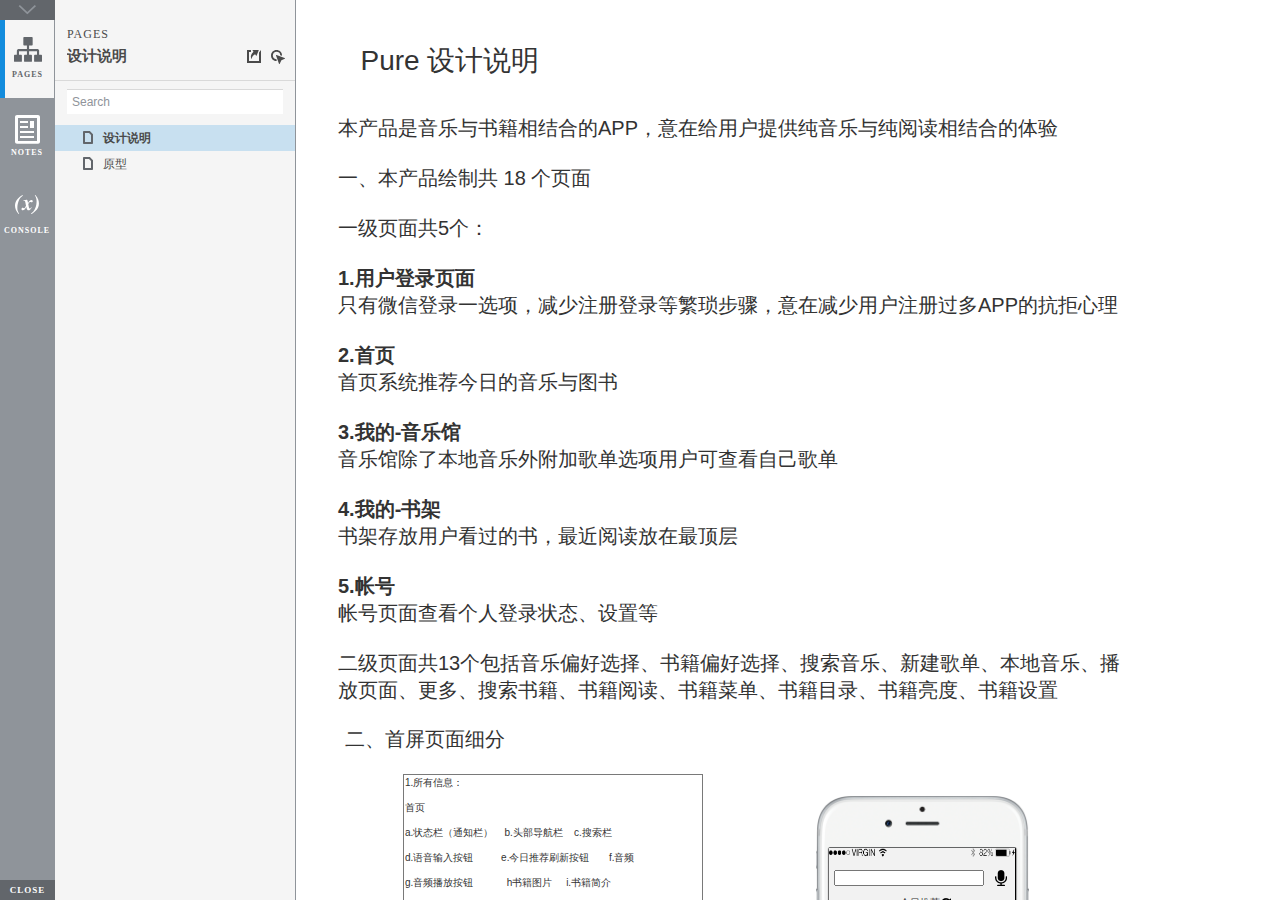
<file: index.html>
<!DOCTYPE html>
<html xmlns="http://www.w3.org/1999/xhtml" xml:lang="en" lang="en">
<head>
    <title>Untitled Document</title>
    <meta http-equiv="X-UA-Compatible" content="IE=edge"/>
    <meta http-equiv="content-type" content="text/html; charset=utf-8" />
    <meta name="viewport" content="width=device-width, initial-scale=1.0" />
    <meta name="apple-mobile-web-app-capable" content="yes" />
    <link type="text/css" href="resources/css/reset.css" rel="Stylesheet" />
    <link type="text/css" href="resources/css/default.css" rel="Stylesheet" />
    <!--<link href='https://fonts.googleapis.com/css?family=Nunito:300' rel='stylesheet' type='text/css'>-->

    <script type="text/javascript">
        if (location.href.toString().indexOf('file://localhost/') == 0) {
            location.href = location.href.toString().replace('file://localhost/', 'file:///');
        }
    </script>

    <!-- 8.0.0.3379 -->
<script src="resources/scripts/jquery-1.7.1.min.js"></script>
<script src="resources/scripts/startPre.js"></script>
<script src="data/document.js"></script>

    <style type="text/css">

#outerContainer {
	width:1000px;
	height:1500px;
}

.vsplitbar {
    width: 3px;
    /*background: #B9B9B9;*/
    border-right: 1px solid #8f949a;
}

.vsplitbar:hover, .vsplitbar.active {
    background: #8f949a;
}

#rightPanel {
    background-color: White;
}

/*#leftPanel {
    min-width: 120px;
}*/

.splitterMask {
   position:absolute;
   top: 0;
   left: 0;
   width: 100%;
   height: 100%;
   overflow: hidden;
   background-image: url(resources/images/transparent.gif);
   z-index: 20000;
}

    </style>
    <script type="text/javascript" language="JavaScript"><!--
        var SITEMAP_COLLAPSE_VAR_NAME = 'c';
        var PLUGIN_VAR_NAME = 'g';
        var FOOTNOTES_VAR_NAME = 'fn';
        var ADAPTIVE_VIEW_VAR_NAME = 'view';
        var lastLeftPanelWidth = 295;
        var toolBarOnly = true;

        // isolate scope
        (function() {
            setUpController();
            
            var configuration = $axure.document.configuration;
            var _settings = {};
            _settings.projectId = configuration.prototypeId;
            _settings.isAxshare = configuration.isAxshare;
            _settings.loadFeedbackPlugin = configuration.loadFeedbackPlugin;
            var cHash = getHashStringVar(SITEMAP_COLLAPSE_VAR_NAME);
            _settings.startCollapsed = cHash == "1";
            if(cHash == "2") closePlayer();
            var gHash = getHashStringVar(PLUGIN_VAR_NAME);
            if(gHash == "") gHash = 1;
            _settings.startPluginGid = gHash;

            $axure.player.settings = _settings;

            $(window).bind('load', function() {
                if(CHROME_5_LOCAL && !$('body').attr('pluginDetected')) {
                    window.location = 'resources/chrome/chrome.html';
                }
            });

            $(document).ready(function() {
                $axure.page.bind('load.start', mainFrame_onload);
                $axure.messageCenter.addMessageListener(messageCenter_message);

                $(document).on('pluginShown', function (event, data) {
                    setVarInCurrentUrlHash('g', data ? data : '');
                });

                $(document).on('pluginCreated', function(event, data) {
                    if($axure.player.settings.startPluginGid == data) {
                        $axure.player.showPlugin(data);
                    }
                });

                if($axure.player.settings.loadFeedbackPlugin) {
                    if($axure.player.settings.isAxshare) {
                        $axure.utils.loadJS('/Scripts/plugins/feedback/feedback8.js');
                    } else {
                        $axure.utils.loadJS('http://share.axure.com/Scripts/plugins/feedback/feedback8.js');
                    }
                }

                if(navigator.userAgent.indexOf("MSIE") >= 0) $('#outerContainer').width('100%');
                initialize();
                if($axure.player.settings.startCollapsed) $('#outerContainer').splitter({ sizeLeft: 0 });
                else $('#outerContainer').splitter({ sizeLeft: lastLeftPanelWidth });
                $('#leftPanel').width(lastLeftPanelWidth);
                
                $(window).resize(function() { resizeContent(); });

                $('#maximizePanelContainer').hide();

                initializeLogo();

                $(window).resize();
                resizeContent();
                
                $axure.player.collapseToBar();

                if($axure.player.settings.startCollapsed) {
                    collapse();
                    $('#leftPanel').width(0);
                }

                if(MOBILE_DEVICE) {
                    $('#interfaceControlFrameMinimizeContainer').height('45px');
                    $('#interfaceControlFrameMinimizeContainer a').height('45px');
                    $('#interfaceControlFrameHeaderContainer').css('margin-top','45px');
                    $('#interfaceControlFrameCloseContainer a').css('padding','10px 0px');
                    $('#maximizePanelContainer').height('45px');//.css('top','inherit').css('bottom','0px');

                    $('body').removeClass('hashover');

                    if(IOS) {
                        $('#rightPanel').css('overflow', 'auto').css('-webkit-overflow-scrolling', 'touch').css('-ms-overflow-x', 'hidden');

                        window.addEventListener("orientationchange", function() {
                            var viewport = document.querySelector("meta[name=viewport]");
                            //so iOS doesn't zoom when switching back to portrait
                            viewport.setAttribute('content', 'width=device-width, initial-scale=1.0, maximum-scale=1.0');
                            viewport.setAttribute('content', 'width=device-width, initial-scale=1.0');
                            resizeContent();
                        }, false);

                        $axure.page.bind('load.start', function() {
                            resizeContent();
                        });
                    }
                }

            });

            function initialize() {
                var legacyQString = getQueryString("Page");
                if (legacyQString.length > 0) {
                    location.href = location.href.substring(0, location.href.indexOf("?")) + "#p=" + legacyQString;
                    return;
                }

                var mainFrame = document.getElementById("mainFrame");
                //if it's local file on safari, test if we can access mainframe after its loaded
                if(SAFARI && document.location.href.indexOf('file://') >= 0) {
                    $(mainFrame).load(function () {
                        var canAccess;
                        try {
                            var mainFrameWindow = mainFrame.contentWindow || mainFrame.contentDocument;
                            mainFrameWindow['safari_file_CORS'] = 'Y';
                            canAccess = mainFrameWindow['safari_file_CORS'] === 'Y';
                        } catch(err) {
                            canAccess = false;
                        }

                        if(!canAccess) window.location = 'resources/chrome/safari.html';
                    });
                }

                mainFrame.contentWindow.location.href = getInitialUrl();
            }

            function initializeLogo() {
                if($axure.document.configuration.logoImagePath) {
                    var image = new Image();
                    image.onload = function() {
                        $('#logoImage').css('max-width', this.width + 'px');
                        $axure.player.resizeContent();
                    };
                    image.src = $axure.document.configuration.logoImagePath;
                
                    $('#interfaceControlFrameLogoImageContainer').html('<img id="logoImage" src="" />');
                    $('#logoImage').attr('src', $axure.document.configuration.logoImagePath).load(function() { resizeContent(); });
                } else $('#interfaceControlFrameLogoImageContainer').hide();

                if ($axure.document.configuration.logoImageCaption) {
                    $('#interfaceControlFrameLogoCaptionContainer').html($axure.document.configuration.logoImageCaption);
                } else $('#interfaceControlFrameLogoCaptionContainer').hide();

                if(!$('#interfaceControlFrameLogoImageContainer').is(':visible') && !$('#interfaceControlFrameLogoCaptionContainer').is(':visible')) {
                    $('#interfaceControlFrameLogoContainer').hide();
                }
            }

            var resizeContent = $axure.player.resizeContent = function() {
                var newHeight = $(window).height();
                var newWidth = $(window).width();

                var controlContainerHeight = newHeight;// - 30;
                if($('#interfaceControlFrameLogoContainer').is(':visible')) controlContainerHeight -= $('#interfaceControlFrameLogoContainer').outerHeight();// + 16;

                $('#outerContainer').height(newHeight).width(newWidth);
                $('.vsplitbar').height(newHeight);
                $('#leftPanel').height(newHeight);
                $('#interfaceControlFrame').height(newHeight);
                $('#interfaceControlFrameContainer').height(newHeight);
                $('#interfaceControlFrameHostContainer').height(controlContainerHeight);

                $('#rightPanel').height(newHeight);
                $('#mainFrame').height(newHeight);

                if($('#leftPanel').is(':visible')) $('#rightPanel').width($(window).width() - $('#leftPanel').width() - 1);// $('.vsplitbar').width());
                else $('#rightPanel').width($(window).width());

                $(document).trigger('ContainerHeightChange',[controlContainerHeight]);

                if(MOBILE_DEVICE) {
                    if(!(getHashStringVar(ADAPTIVE_VIEW_VAR_NAME).length > 0)) $axure.messageCenter.postMessage('setAdaptiveViewForSize', {'width':newWidth, 'height':$('#rightPanel').height()});
                }
            }

            var collapseToBar = $axure.player.collapseToBar = function() {
                lastLeftPanelWidth = $('#leftPanel').width();
                $('#leftPanel').width('55px');
                $('.vsplitbar').hide();
                $('#rightPanel').width($(window).width() - $('#leftPanel').width());
                $(window).resize();
                $('#outerContainer').trigger('resize');
                toolBarOnly = true;
            }

            var expandFromBar = $axure.player.expandFromBar = function() {
                if($('.vsplitbar').is(':visible')) return;

                $('#leftPanel').width(lastLeftPanelWidth);
                $('.vsplitbar').show();
                $('#rightPanel').width($(window).width() - $('#leftPanel').width() - 1);// $('.vsplitbar').width());
                $(window).resize();
                $('#outerContainer').trigger('resize');
                toolBarOnly = false;
            }

        })();

        function messageCenter_message(message, data) {
            if(message == 'expandFrame') expand();
            else if(message == 'getCollapseFrameOnLoad' && $axure.player.settings.startCollapsed && !MOBILE_DEVICE) $axure.messageCenter.postMessage('collapseFrameOnLoad');
        }

        
        function getInitialUrl() {
            var pageName = getHashStringVar("p");
            if(pageName.length > 0) return pageName + ".html";
            else {
                var url = getFirstPageUrl($axure.document.sitemap.rootNodes);
                return (url ? url : "about:blank");
            }
        }

        function getFirstPageUrl(nodes) {
            for (var i = 0; i < nodes.length; i++) {
                var node = nodes[i];
                if (node.url) return node.url;
                else {
                    var hasChildren = (node.children && node.children.length > 0);
                    if (hasChildren) {
                        var url = getFirstPageUrl(node.children);
                        if (url) return url;
                    }
                }
            }
            return null;
        }

        function closePlayer() {
            if($axure.page.location) window.location.href = $axure.page.location;
            else {
                var pageFile = getInitialUrl();
                var currentLocation = window.location.toString();
                window.location.href = currentLocation.substr(0, currentLocation.lastIndexOf("/") + 1) + pageFile;
            }
        }

        function replaceHash(newHash) {
            var currentLocWithoutHash = window.location.toString().split('#')[0];

            //We use replace so that every hash change doesn't get appended to the history stack.
            //We use replaceState in browsers that support it, else replace the location
            if(typeof window.history.replaceState != 'undefined') {
                try {
                    //Chrome 45 (Version 45.0.2454.85 m) started throwing an error here when generated locally (this only happens with sitemap open) which broke all interactions.
                    //try catch breaks the url adjusting nicely when the sitemap is open, but all interactions and forward and back buttons work.
                    //Uncaught SecurityError: Failed to execute 'replaceState' on 'History': A history state object with URL 'file:///C:/Users/Ian/Documents/Axure/HTML/Untitled/start.html#p=home' cannot be created in a document with origin 'null'.
                    window.history.replaceState(null, null, currentLocWithoutHash + newHash);
                } catch(ex) {}
            } else {
                window.location.replace(currentLocWithoutHash + newHash);
            }
        }

        function collapse() {
            setVarInCurrentUrlHash('c', 1);
            if(!toolBarOnly) lastLeftPanelWidth = $('#leftPanel').width();

            $('#maximizePanelContainer').show();
            $('#leftPanel').hide();
            $('.vsplitbar').hide();
            $('#rightPanel').width($(window).width());
            $(window).resize();
            $('#outerContainer').trigger('resize');

            $(document).trigger('sidebarCollapse');

            if(MOBILE_DEVICE) {
                $('#maximizePanelContainer').animate({
                    top:$('#rightPanel').height() - $('#maximizePanelContainer').height()
                }, 300, 'swing', function() {
                    $('#maximizePanelContainer').css('top', 'inherit').css('bottom', '0px');
                });
            }
        }

        function expand() {
            if(MOBILE_DEVICE) {
                $('#maximizePanelContainer').css('top', '0px').css('bottom', 'inherit');
            }

            deleteVarFromCurrentUrlHash('c');
            $('#maximizePanelContainer').hide();
            $('#leftPanel').width(lastLeftPanelWidth);
            $('#leftPanel').show();
            if(!toolBarOnly) {
                $('.vsplitbar').show();
                $('#rightPanel').width($(window).width() - $('#leftPanel').width() - 1);
            } else {
                $axure.player.collapseToBar();
            }
            $(window).resize();
            $('#outerContainer').trigger('resize');

            $(document).trigger('sidebarExpanded');
        }


        function mainFrame_onload() {
            if($axure.page.pageName) document.title = $axure.page.pageName;
        }

        function getQueryString(query) {
            var qstring = self.location.href.split("?");
            if(qstring.length < 2) return "";
            return GetParameter(qstring, query);
        }
        
        function GetParameter(qstring, query) {
            var prms = qstring[1].split("&");
            var frmelements = new Array();
            var currprmeter, querystr = "";

            for(var i = 0; i < prms.length; i++) {
                currprmeter = prms[i].split("=");
                frmelements[i] = new Array();
                frmelements[i][0] = currprmeter[0];
                frmelements[i][1] = currprmeter[1];
            }

            for(j = 0; j < frmelements.length; j++) {
                if(frmelements[j][0].toLowerCase() == query.toLowerCase()) {
                    querystr = frmelements[j][1];
                    break;
                }
            }
            return querystr;
        }
        
        function getHashStringVar(query) {
            var qstring = self.location.href.split("#");
            if(qstring.length < 2) return "";
            return GetParameter(qstring, query);
        }

        function setHashStringVar(currentHash, varName, varVal) {
            var varWithEqual = varName + '=';
            var poundVarWithEqual = varVal === '' ? '' :  '#' + varName + '=' + varVal;
            var ampVarWithEqual = varVal === '' ? '' :  '&' + varName + '=' + varVal;
            var hashToSet = '';

            var pageIndex = currentHash.indexOf('#' + varWithEqual);
            if(pageIndex == -1) pageIndex = currentHash.indexOf('&' + varWithEqual);
            if(pageIndex != -1) {
                var newHash = currentHash.substring(0, pageIndex);

                newHash = newHash == '' ? poundVarWithEqual : newHash + ampVarWithEqual;

                var ampIndex = currentHash.indexOf('&', pageIndex + 1);
                if(ampIndex != -1) {
                    newHash = newHash == '' ? '#' + currentHash.substring(ampIndex + 1) : newHash + currentHash.substring(ampIndex);
                }
                hashToSet = newHash;
            } else if(currentHash.indexOf('#') != -1) {
                hashToSet = currentHash + ampVarWithEqual;
            } else {
                hashToSet = poundVarWithEqual;
            }

            if(hashToSet != '' || varVal == '') {
                return hashToSet;
            }

            return null;
        }

        function setVarInCurrentUrlHash(varName, varVal) {
            var newHash = setHashStringVar(window.location.hash, varName, varVal);

            if(newHash != null) {
                replaceHash(newHash);
            }
        }

        function deleteHashStringVar(currentHash, varName) {
            var varWithEqual = varName + '=';

            var pageIndex = currentHash.indexOf('#' + varWithEqual);
            if(pageIndex == -1) pageIndex = currentHash.indexOf('&' + varWithEqual);
            if(pageIndex != -1) {
                var newHash = currentHash.substring(0, pageIndex);

                var ampIndex = currentHash.indexOf('&', pageIndex + 1);

                //IF begin of string....if none blank, ELSE # instead of & and rest
                //IF in string....prefix + if none blank, ELSE &-rest
                if(newHash == '') { //beginning of string
                    newHash = ampIndex != -1 ? '#' + currentHash.substring(ampIndex + 1) : '';
                } else { //somewhere in the middle
                    newHash = newHash + (ampIndex != -1 ? currentHash.substring(ampIndex) : '');
                }

                return newHash;
            }

            return null;
        }

        function deleteVarFromCurrentUrlHash(varName) {
            var newHash = deleteHashStringVar(window.location.hash, varName);

            if(newHash != null) {
                replaceHash(newHash);
            }
        }
    --></script>
    
    <link type="text/css" rel="Stylesheet" href="plugins/sitemap/styles/sitemap.css" />
    <link type="text/css" rel="Stylesheet" href="plugins/page_notes/styles/page_notes.css" />
    <link type="text/css" rel="Stylesheet" href="plugins/debug/styles/debug.css" />
    <script src="resources/scripts/startPost.js"></script>


    <!--<link type="text/css" rel="Stylesheet" href="plugins/recordplay/styles/recordplay.css" />
    <script type="text/javascript" src="plugins/recordplay/recordplay.js"></script>-->
    

</head>
<body scroll="no" class="hashover">
    <div id="outerContainer">

        <div id="leftPanel">
            <div id="interfaceControlFrame">
                <div id="interfaceControlFrameMinimizeContainer">
                    <a title="Collapse" id="interfaceControlFrameMinimizeButton" onclick="collapse();">&nbsp;</a>
                </div>
                <div id="interfaceControlFrameHeaderContainer">
                    <ul id="interfaceControlFrameHeader"></ul>
                </div>
                <div id="interfaceControlFrameContainer">
                    <div id="interfaceControlFrameLogoContainer">
                        <div id="interfaceControlFrameLogoImageContainer"></div>
                        <div id="interfaceControlFrameLogoCaptionContainer"></div>
                    </div>
                    <div id="interfaceControlFrameHostContainer">
                    </div>
                </div>
                <div id="interfaceControlFrameCloseContainer">
                    <a title="Close" id="interfaceControlFrameCloseButton" onclick="closePlayer();">CLOSE</a>
                </div>
            </div>
        </div>
        <div id="rightPanel">
            <iframe id="mainFrame" name="mainFrame" width="100%" height="100%" src="" frameborder="0" style="display: block;" webkitallowfullscreen mozallowfullscreen allowfullscreen></iframe>
        </div>

    </div>

    <div id="maximizePanelContainer">
        <iframe id="expandFrame" src="resources/expand.html" width="100%" height="100%" scrolling="no" allowtransparency="true" frameborder="0"></iframe>
    </div>

</body>
</html>
</file>
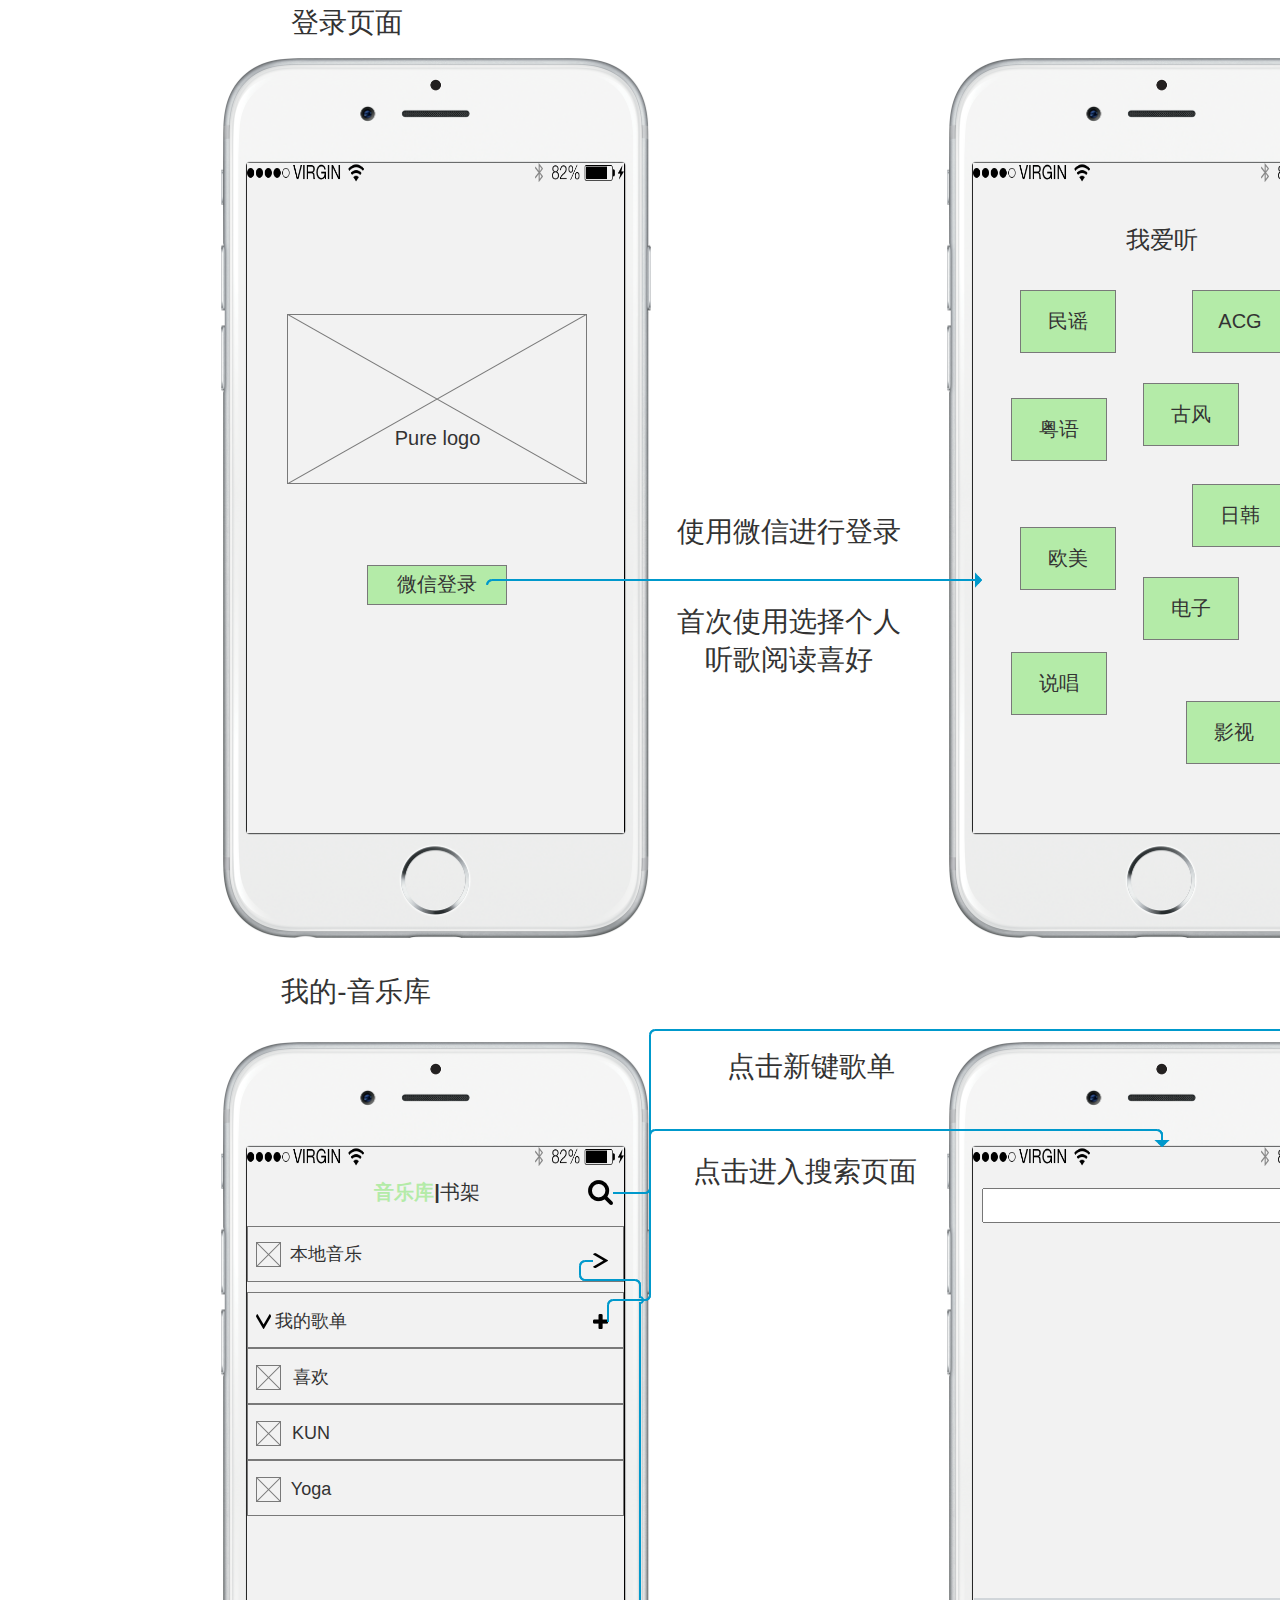
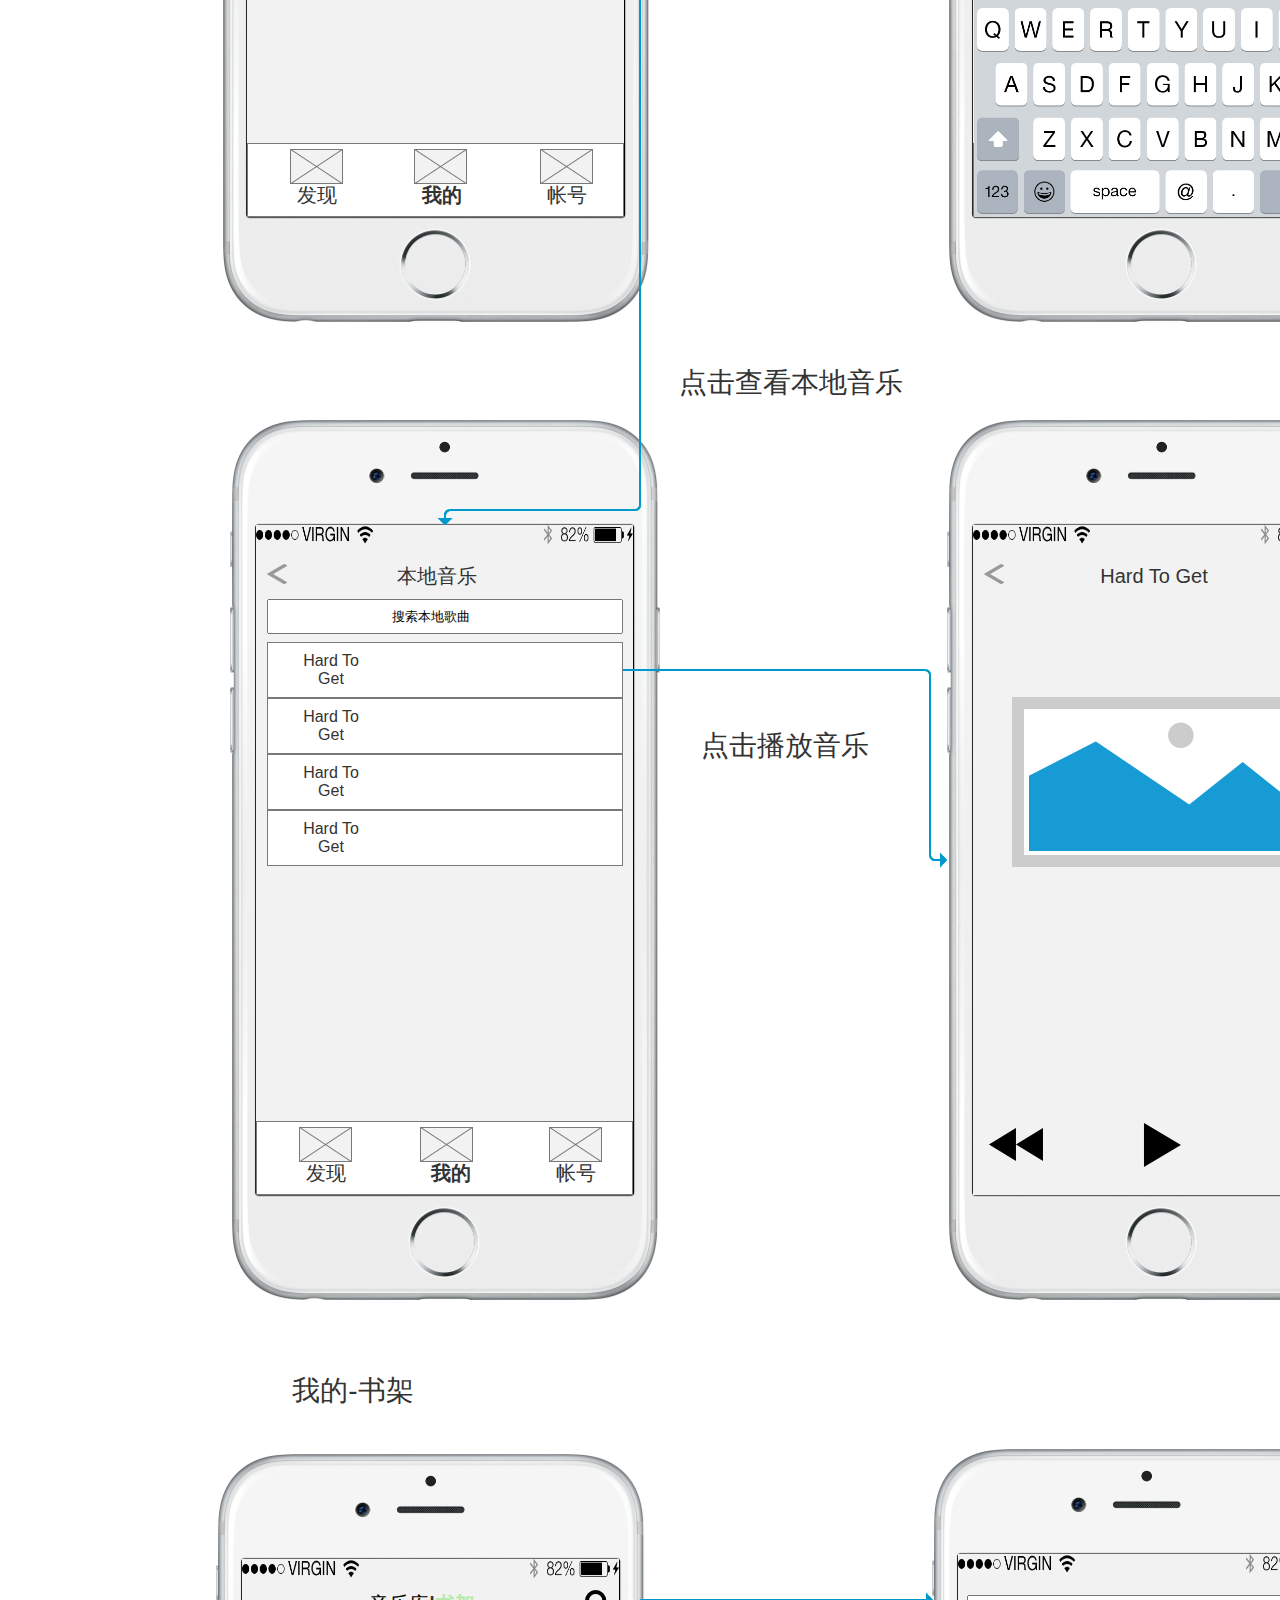
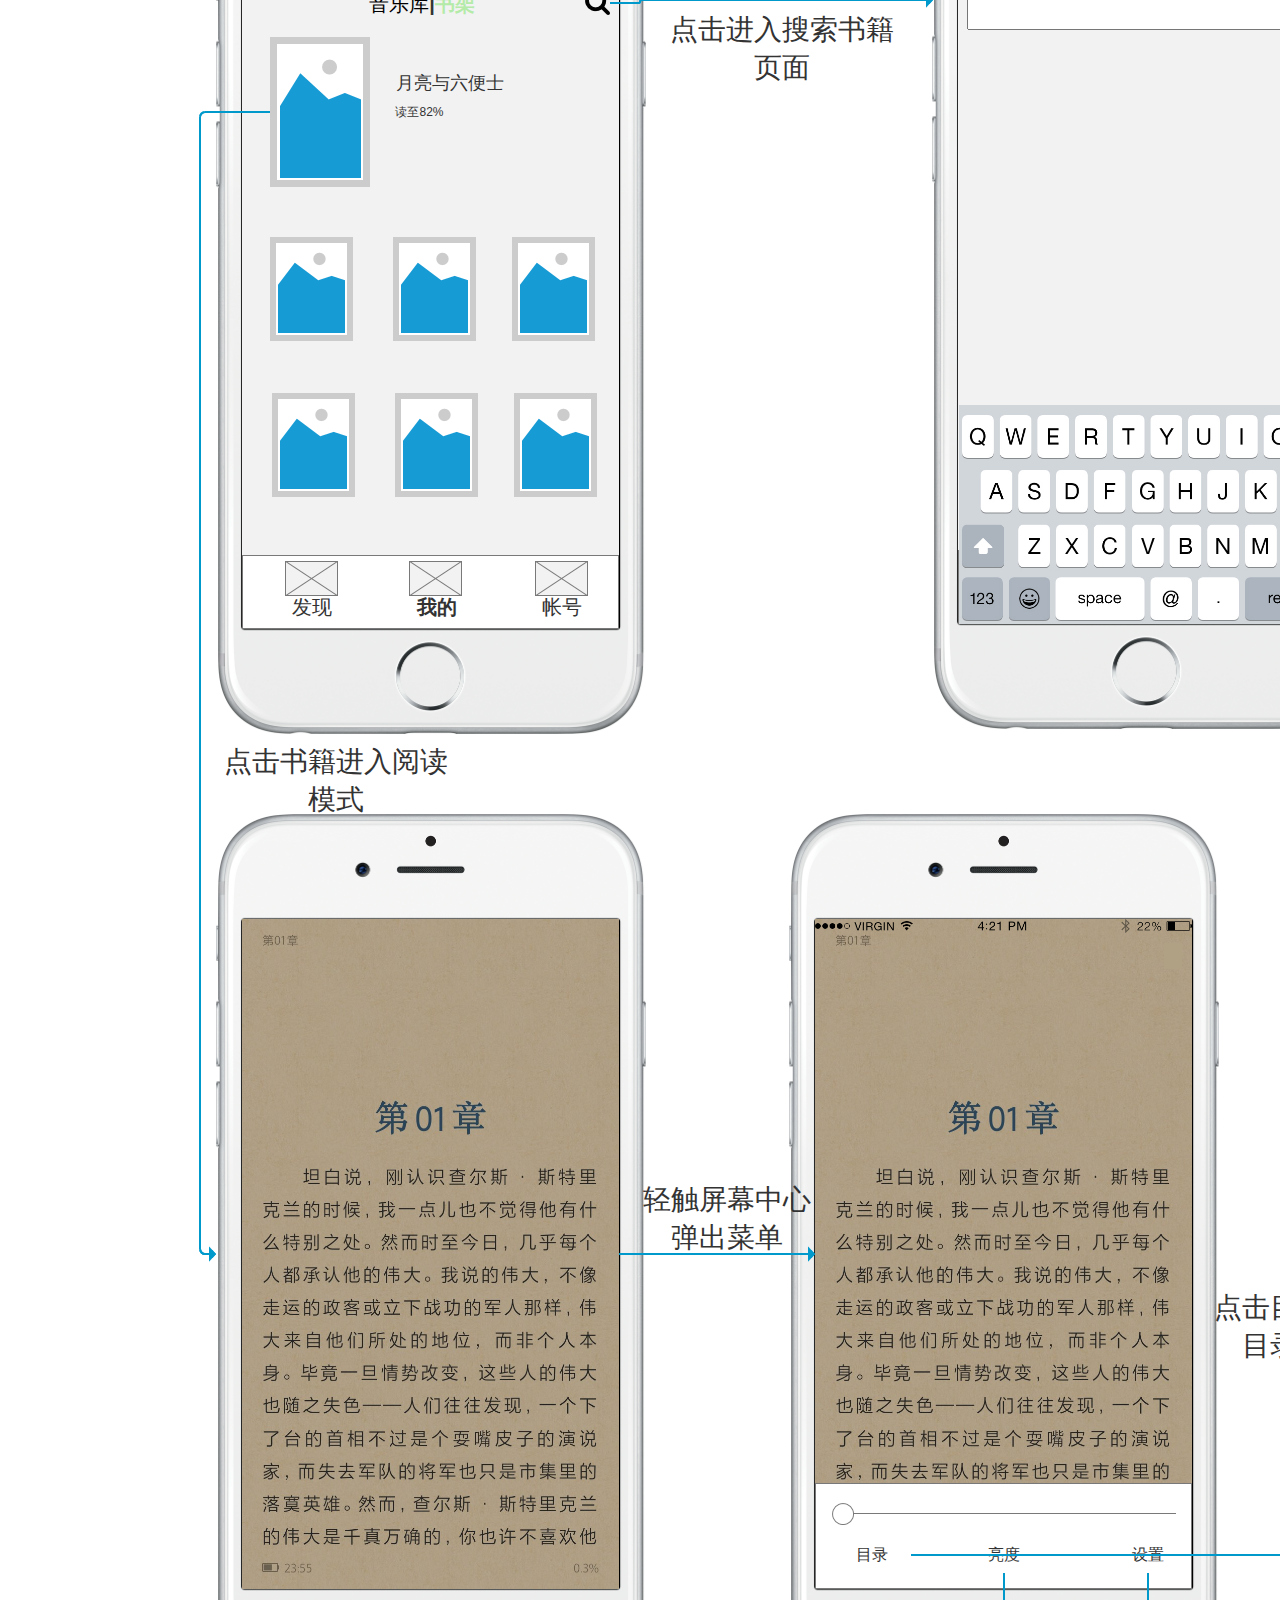
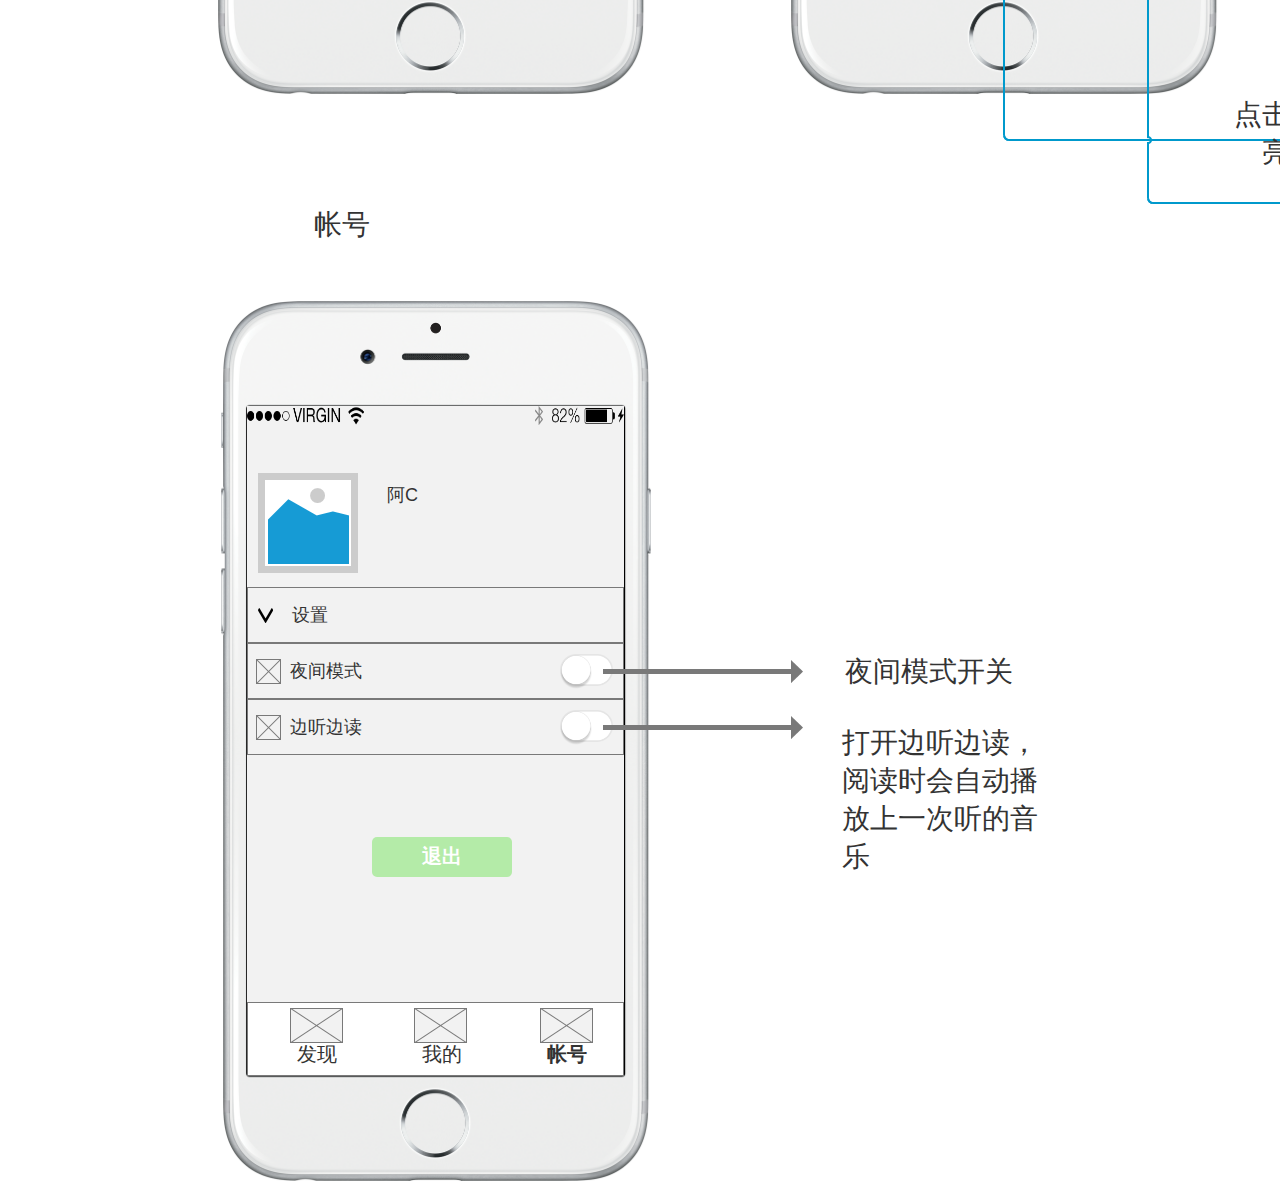
<file: 原型.html>
﻿<!DOCTYPE html>
<html>
  <head>
    <title>原型</title>
    <meta http-equiv="X-UA-Compatible" content="IE=edge"/>
    <meta http-equiv="content-type" content="text/html; charset=utf-8"/>
    <meta name="apple-mobile-web-app-capable" content="yes"/>
    <link href="resources/css/jquery-ui-themes.css" type="text/css" rel="stylesheet"/>
    <link href="resources/css/axure_rp_page.css" type="text/css" rel="stylesheet"/>
    <link href="data/styles.css" type="text/css" rel="stylesheet"/>
    <link href="files/原型/styles.css" type="text/css" rel="stylesheet"/>
    <script src="resources/scripts/jquery-1.7.1.min.js"></script>
    <script src="resources/scripts/jquery-ui-1.8.10.custom.min.js"></script>
    <script src="resources/scripts/prototypePre.js"></script>
    <script src="data/document.js"></script>
    <script src="resources/scripts/prototypePost.js"></script>
    <script src="files/原型/data.js"></script>
    <script type="text/javascript">
      $axure.utils.getTransparentGifPath = function() { return 'resources/images/transparent.gif'; };
      $axure.utils.getOtherPath = function() { return 'resources/Other.html'; };
      $axure.utils.getReloadPath = function() { return 'resources/reload.html'; };
    </script>
  </head>
  <body>
    <div id="base" class="">

      <!-- Unnamed (组合) -->
      <div id="u39" class="ax_default" data-left="2097" data-top="58" data-width="430" data-height="880">

        <!-- Unnamed (组合) -->
        <div id="u40" class="ax_default" data-left="2097" data-top="58" data-width="430" data-height="880">

          <!-- Unnamed (图片) -->
          <div id="u41" class="ax_default _图片">
            <img id="u41_img" class="img " src="images/设计说明/u6.png"/>
          </div>

          <!-- Unnamed (矩形) -->
          <div id="u42" class="ax_default box_2">
            <div id="u42_div" class=""></div>
          </div>

          <!-- Unnamed (图片) -->
          <div id="u43" class="ax_default _图片">
            <img id="u43_img" class="img " src="images/设计说明/u8.png"/>
          </div>

          <!-- Unnamed (矩形) -->
          <div id="u44" class="ax_default box_1">
            <div id="u44_div" class=""></div>
          </div>

          <!-- Unnamed (矩形) -->
          <div id="u45" class="ax_default box_1">
            <div id="u45_div" class=""></div>
            <div id="u45_text" class="text ">
              <p><span>首页</span></p>
            </div>
          </div>

          <!-- Unnamed (矩形) -->
          <div id="u46" class="ax_default box_1">
            <div id="u46_div" class=""></div>
            <div id="u46_text" class="text ">
              <p><span>我的</span></p>
            </div>
          </div>

          <!-- Unnamed (矩形) -->
          <div id="u47" class="ax_default box_1">
            <div id="u47_div" class=""></div>
            <div id="u47_text" class="text ">
              <p><span>帐号</span></p>
            </div>
          </div>

          <!-- Unnamed (占位符) -->
          <div id="u48" class="ax_default placeholder">
            <img id="u48_img" class="img " src="images/原型/u48.png"/>
          </div>

          <!-- Unnamed (占位符) -->
          <div id="u49" class="ax_default placeholder">
            <img id="u49_img" class="img " src="images/原型/u48.png"/>
          </div>

          <!-- Unnamed (占位符) -->
          <div id="u50" class="ax_default placeholder">
            <img id="u50_img" class="img " src="images/原型/u48.png"/>
          </div>
        </div>

        <!-- Unnamed (文本框) -->
        <div id="u51" class="ax_default text_field">
          <input id="u51_input" type="text" value=""/>
        </div>

        <!-- Unnamed (图片) -->
        <div id="u52" class="ax_default _图片">
          <img id="u52_img" class="img " src="images/设计说明/u17.png"/>
        </div>

        <!-- Unnamed (矩形) -->
        <div id="u53" class="ax_default box_1">
          <div id="u53_div" class=""></div>
          <div id="u53_text" class="text ">
            <p><span>今日推荐</span></p>
          </div>
        </div>

        <!-- Unnamed (图片) -->
        <div id="u54" class="ax_default image">
          <img id="u54_img" class="img " src="images/原型/u54.png"/>
        </div>

        <!-- Unnamed (形状) -->
        <div id="u55" class="ax_default icon">
          <img id="u55_img" class="img " src="images/原型/u55.png"/>
        </div>

        <!-- Unnamed (形状) -->
        <div id="u56" class="ax_default icon">
          <img id="u56_img" class="img " src="images/原型/u56.png"/>
        </div>

        <!-- Unnamed (形状) -->
        <div id="u57" class="ax_default icon">
          <img id="u57_img" class="img " src="images/原型/u57.png"/>
        </div>

        <!-- Unnamed (占位符) -->
        <div id="u58" class="ax_default placeholder">
          <img id="u58_img" class="img " src="images/原型/u58.png"/>
        </div>

        <!-- Unnamed (占位符) -->
        <div id="u59" class="ax_default placeholder">
          <img id="u59_img" class="img " src="images/原型/u59.png"/>
        </div>
      </div>

      <!-- Unnamed (组合) -->
      <div id="u60" class="ax_default" data-left="221" data-top="58" data-width="430" data-height="880">

        <!-- Unnamed (组合) -->
        <div id="u61" class="ax_default" data-left="221" data-top="58" data-width="430" data-height="880">

          <!-- Unnamed (图片) -->
          <div id="u62" class="ax_default _图片">
            <img id="u62_img" class="img " src="images/设计说明/u6.png"/>
          </div>

          <!-- Unnamed (矩形) -->
          <div id="u63" class="ax_default box_2">
            <div id="u63_div" class=""></div>
          </div>

          <!-- Unnamed (图片) -->
          <div id="u64" class="ax_default _图片">
            <img id="u64_img" class="img " src="images/设计说明/u8.png"/>
          </div>
        </div>

        <!-- Unnamed (占位符) -->
        <div id="u65" class="ax_default placeholder">
          <img id="u65_img" class="img " src="images/原型/u65.png"/>
        </div>

        <!-- Unnamed (矩形) -->
        <div id="u66" class="ax_default button">
          <div id="u66_div" class=""></div>
          <div id="u66_text" class="text ">
            <p><span>微信登录</span></p>
          </div>
        </div>

        <!-- Unnamed (矩形) -->
        <div id="u67" class="ax_default box_1">
          <div id="u67_div" class=""></div>
          <div id="u67_text" class="text ">
            <p><span>Pure logo</span></p>
          </div>
        </div>
      </div>

      <!-- Unnamed (组合) -->
      <div id="u68" class="ax_default" data-left="947" data-top="58" data-width="430" data-height="880">

        <!-- Unnamed (组合) -->
        <div id="u69" class="ax_default" data-left="947" data-top="58" data-width="430" data-height="880">

          <!-- Unnamed (组合) -->
          <div id="u70" class="ax_default" data-left="947" data-top="58" data-width="430" data-height="880">

            <!-- Unnamed (图片) -->
            <div id="u71" class="ax_default _图片">
              <img id="u71_img" class="img " src="images/设计说明/u6.png"/>
            </div>

            <!-- Unnamed (矩形) -->
            <div id="u72" class="ax_default box_2">
              <div id="u72_div" class=""></div>
            </div>

            <!-- Unnamed (图片) -->
            <div id="u73" class="ax_default _图片">
              <img id="u73_img" class="img " src="images/设计说明/u8.png"/>
            </div>
          </div>

          <!-- Unnamed (矩形) -->
          <div id="u74" class="ax_default box_1">
            <div id="u74_div" class=""></div>
            <div id="u74_text" class="text ">
              <p><span>我爱听</span></p>
            </div>
          </div>

          <!-- Unnamed (矩形) -->
          <div id="u75" class="ax_default box_1">
            <div id="u75_div" class=""></div>
            <div id="u75_text" class="text ">
              <p><span>民谣</span></p>
            </div>
          </div>

          <!-- Unnamed (矩形) -->
          <div id="u76" class="ax_default box_1">
            <div id="u76_div" class=""></div>
            <div id="u76_text" class="text ">
              <p><span>古风</span></p>
            </div>
          </div>

          <!-- Unnamed (矩形) -->
          <div id="u77" class="ax_default box_1">
            <div id="u77_div" class=""></div>
            <div id="u77_text" class="text ">
              <p><span>ACG</span></p>
            </div>
          </div>

          <!-- Unnamed (矩形) -->
          <div id="u78" class="ax_default box_1">
            <div id="u78_div" class=""></div>
            <div id="u78_text" class="text ">
              <p><span>日韩</span></p>
            </div>
          </div>

          <!-- Unnamed (矩形) -->
          <div id="u79" class="ax_default box_1">
            <div id="u79_div" class=""></div>
            <div id="u79_text" class="text ">
              <p><span>粤语</span></p>
            </div>
          </div>

          <!-- Unnamed (矩形) -->
          <div id="u80" class="ax_default box_1">
            <div id="u80_div" class=""></div>
            <div id="u80_text" class="text ">
              <p><span>欧美</span></p>
            </div>
          </div>

          <!-- Unnamed (矩形) -->
          <div id="u81" class="ax_default box_1">
            <div id="u81_div" class=""></div>
            <div id="u81_text" class="text ">
              <p><span>电子</span></p>
            </div>
          </div>

          <!-- Unnamed (矩形) -->
          <div id="u82" class="ax_default box_1">
            <div id="u82_div" class=""></div>
            <div id="u82_text" class="text ">
              <p><span>说唱</span></p>
            </div>
          </div>

          <!-- Unnamed (矩形) -->
          <div id="u83" class="ax_default box_1">
            <div id="u83_div" class=""></div>
            <div id="u83_text" class="text ">
              <p><span>影视</span></p>
            </div>
          </div>
        </div>
      </div>

      <!-- Unnamed (组合) -->
      <div id="u84" class="ax_default" data-left="1450" data-top="65" data-width="430" data-height="880">

        <!-- Unnamed (组合) -->
        <div id="u85" class="ax_default" data-left="1450" data-top="65" data-width="430" data-height="880">

          <!-- Unnamed (图片) -->
          <div id="u86" class="ax_default _图片">
            <img id="u86_img" class="img " src="images/设计说明/u6.png"/>
          </div>

          <!-- Unnamed (矩形) -->
          <div id="u87" class="ax_default box_2">
            <div id="u87_div" class=""></div>
          </div>

          <!-- Unnamed (图片) -->
          <div id="u88" class="ax_default _图片">
            <img id="u88_img" class="img " src="images/设计说明/u8.png"/>
          </div>
        </div>

        <!-- Unnamed (矩形) -->
        <div id="u89" class="ax_default box_1">
          <div id="u89_div" class=""></div>
          <div id="u89_text" class="text ">
            <p><span>我爱看</span></p>
          </div>
        </div>

        <!-- Unnamed (矩形) -->
        <div id="u90" class="ax_default box_1">
          <div id="u90_div" class=""></div>
          <div id="u90_text" class="text ">
            <p><span>古言</span></p>
          </div>
        </div>

        <!-- Unnamed (矩形) -->
        <div id="u91" class="ax_default box_1">
          <div id="u91_div" class=""></div>
          <div id="u91_text" class="text ">
            <p><span>豪门</span></p>
          </div>
        </div>

        <!-- Unnamed (矩形) -->
        <div id="u92" class="ax_default box_1">
          <div id="u92_div" class=""></div>
          <div id="u92_text" class="text ">
            <p><span>现言</span></p>
          </div>
        </div>

        <!-- Unnamed (矩形) -->
        <div id="u93" class="ax_default box_1">
          <div id="u93_div" class=""></div>
          <div id="u93_text" class="text ">
            <p><span>校园</span></p>
          </div>
        </div>

        <!-- Unnamed (矩形) -->
        <div id="u94" class="ax_default box_1">
          <div id="u94_div" class=""></div>
          <div id="u94_text" class="text ">
            <p><span>穿越</span></p>
          </div>
        </div>

        <!-- Unnamed (矩形) -->
        <div id="u95" class="ax_default box_1">
          <div id="u95_div" class=""></div>
          <div id="u95_text" class="text ">
            <p><span>都市</span></p>
          </div>
        </div>

        <!-- Unnamed (矩形) -->
        <div id="u96" class="ax_default box_1">
          <div id="u96_div" class=""></div>
          <div id="u96_text" class="text ">
            <p><span>青春</span></p>
          </div>
        </div>

        <!-- Unnamed (矩形) -->
        <div id="u97" class="ax_default box_1">
          <div id="u97_div" class=""></div>
          <div id="u97_text" class="text ">
            <p><span>仙侠</span></p>
          </div>
        </div>

        <!-- Unnamed (矩形) -->
        <div id="u98" class="ax_default box_1">
          <div id="u98_div" class=""></div>
          <div id="u98_text" class="text ">
            <p><span>宫斗</span></p>
          </div>
        </div>
      </div>

      <!-- Unnamed (组合) -->
      <div id="u99" class="ax_default" data-left="221" data-top="1042" data-width="430" data-height="880">

        <!-- Unnamed (组合) -->
        <div id="u100" class="ax_default" data-left="221" data-top="1042" data-width="430" data-height="880">

          <!-- Unnamed (组合) -->
          <div id="u101" class="ax_default" data-left="221" data-top="1042" data-width="430" data-height="880">

            <!-- Unnamed (图片) -->
            <div id="u102" class="ax_default _图片">
              <img id="u102_img" class="img " src="images/设计说明/u6.png"/>
            </div>

            <!-- Unnamed (矩形) -->
            <div id="u103" class="ax_default box_2">
              <div id="u103_div" class=""></div>
            </div>

            <!-- Unnamed (图片) -->
            <div id="u104" class="ax_default _图片">
              <img id="u104_img" class="img " src="images/设计说明/u8.png"/>
            </div>

            <!-- Unnamed (矩形) -->
            <div id="u105" class="ax_default box_1">
              <div id="u105_div" class=""></div>
            </div>

            <!-- Unnamed (矩形) -->
            <div id="u106" class="ax_default box_1">
              <div id="u106_div" class=""></div>
              <div id="u106_text" class="text ">
                <p><span>发现</span></p>
              </div>
            </div>

            <!-- Unnamed (矩形) -->
            <div id="u107" class="ax_default box_1">
              <div id="u107_div" class=""></div>
              <div id="u107_text" class="text ">
                <p><span>我的</span></p>
              </div>
            </div>

            <!-- Unnamed (矩形) -->
            <div id="u108" class="ax_default box_1">
              <div id="u108_div" class=""></div>
              <div id="u108_text" class="text ">
                <p><span>帐号</span></p>
              </div>
            </div>

            <!-- Unnamed (占位符) -->
            <div id="u109" class="ax_default placeholder">
              <img id="u109_img" class="img " src="images/原型/u48.png"/>
            </div>

            <!-- Unnamed (占位符) -->
            <div id="u110" class="ax_default placeholder">
              <img id="u110_img" class="img " src="images/原型/u48.png"/>
            </div>

            <!-- Unnamed (占位符) -->
            <div id="u111" class="ax_default placeholder">
              <img id="u111_img" class="img " src="images/原型/u48.png"/>
            </div>
          </div>

          <!-- Unnamed (组合) -->
          <div id="u112" class="ax_default" data-left="366" data-top="1170" data-width="122" data-height="45">

            <!-- Unnamed (矩形) -->
            <div id="u113" class="ax_default box_1">
              <div id="u113_div" class=""></div>
              <div id="u113_text" class="text ">
                <p><span style="font-family:'Arial Negreta', 'Arial Normal', 'Arial';font-weight:700;color:#B4EBA8;">音乐库</span><span style="font-family:'Arial Negreta', 'Arial Normal', 'Arial';font-weight:700;">|</span><span style="font-family:'Arial Normal', 'Arial';font-weight:400;">书架</span></p>
              </div>
            </div>
          </div>

          <!-- Unnamed (组合) -->
          <div id="u114" class="ax_default" data-left="247" data-top="1226" data-width="377" data-height="56">

            <!-- Unnamed (矩形) -->
            <div id="u115" class="ax_default box_2">
              <div id="u115_div" class=""></div>
            </div>

            <!-- Unnamed (矩形) -->
            <div id="u116" class="ax_default box_1">
              <img id="u116_img" class="img " src="images/原型/u116.png"/>
              <div id="u116_text" class="text ">
                <p><span>本地音乐</span></p>
              </div>
            </div>

            <!-- Unnamed (占位符) -->
            <div id="u117" class="ax_default placeholder">
              <img id="u117_img" class="img " src="images/原型/u117.png"/>
            </div>
          </div>

          <!-- Unnamed (组合) -->
          <div id="u118" class="ax_default" data-left="247" data-top="1292" data-width="377" data-height="56">

            <!-- Unnamed (矩形) -->
            <div id="u119" class="ax_default box_2">
              <div id="u119_div" class=""></div>
            </div>

            <!-- Unnamed (矩形) -->
            <div id="u120" class="ax_default box_1">
              <img id="u120_img" class="img " src="images/原型/u116.png"/>
              <div id="u120_text" class="text ">
                <p><span>我的歌单</span></p>
              </div>
            </div>

            <!-- Unnamed (形状) -->
            <div id="u121" class="ax_default icon">
              <img id="u121_img" class="img " src="images/原型/u121.png"/>
            </div>

            <!-- Unnamed (形状) -->
            <div id="u122" class="ax_default icon">
              <img id="u122_img" class="img " src="images/原型/u122.png"/>
            </div>
          </div>

          <!-- Unnamed (形状) -->
          <div id="u123" class="ax_default icon">
            <img id="u123_img" class="img " src="images/原型/u123.png"/>
          </div>

          <!-- Unnamed (组合) -->
          <div id="u124" class="ax_default" data-left="247" data-top="1348" data-width="377" data-height="56">

            <!-- Unnamed (矩形) -->
            <div id="u125" class="ax_default box_2">
              <div id="u125_div" class=""></div>
            </div>

            <!-- Unnamed (矩形) -->
            <div id="u126" class="ax_default box_1">
              <img id="u126_img" class="img " src="images/原型/u116.png"/>
              <div id="u126_text" class="text ">
                <p><span>喜欢</span></p>
              </div>
            </div>

            <!-- Unnamed (占位符) -->
            <div id="u127" class="ax_default placeholder">
              <img id="u127_img" class="img " src="images/原型/u117.png"/>
            </div>
          </div>

          <!-- Unnamed (组合) -->
          <div id="u128" class="ax_default" data-left="247" data-top="1404" data-width="377" data-height="56">

            <!-- Unnamed (矩形) -->
            <div id="u129" class="ax_default box_2">
              <div id="u129_div" class=""></div>
            </div>

            <!-- Unnamed (矩形) -->
            <div id="u130" class="ax_default box_1">
              <img id="u130_img" class="img " src="images/原型/u116.png"/>
              <div id="u130_text" class="text ">
                <p><span>KUN</span></p>
              </div>
            </div>

            <!-- Unnamed (占位符) -->
            <div id="u131" class="ax_default placeholder">
              <img id="u131_img" class="img " src="images/原型/u117.png"/>
            </div>
          </div>

          <!-- Unnamed (组合) -->
          <div id="u132" class="ax_default" data-left="247" data-top="1460" data-width="377" data-height="56">

            <!-- Unnamed (矩形) -->
            <div id="u133" class="ax_default box_2">
              <div id="u133_div" class=""></div>
            </div>

            <!-- Unnamed (矩形) -->
            <div id="u134" class="ax_default box_1">
              <img id="u134_img" class="img " src="images/原型/u116.png"/>
              <div id="u134_text" class="text ">
                <p><span>Yoga</span></p>
              </div>
            </div>

            <!-- Unnamed (占位符) -->
            <div id="u135" class="ax_default placeholder">
              <img id="u135_img" class="img " src="images/原型/u117.png"/>
            </div>
          </div>
        </div>

        <!-- Unnamed (形状) -->
        <div id="u136" class="ax_default icon">
          <img id="u136_img" class="img " src="images/原型/u136.png"/>
        </div>
      </div>

      <!-- Unnamed (组合) -->
      <div id="u137" class="ax_default" data-left="230" data-top="2020" data-width="430" data-height="880">

        <!-- Unnamed (组合) -->
        <div id="u138" class="ax_default" data-left="230" data-top="2020" data-width="430" data-height="880">

          <!-- Unnamed (图片) -->
          <div id="u139" class="ax_default _图片">
            <img id="u139_img" class="img " src="images/设计说明/u6.png"/>
          </div>

          <!-- Unnamed (矩形) -->
          <div id="u140" class="ax_default box_2">
            <div id="u140_div" class=""></div>
          </div>

          <!-- Unnamed (图片) -->
          <div id="u141" class="ax_default _图片">
            <img id="u141_img" class="img " src="images/设计说明/u8.png"/>
          </div>

          <!-- Unnamed (矩形) -->
          <div id="u142" class="ax_default box_1">
            <div id="u142_div" class=""></div>
          </div>

          <!-- Unnamed (矩形) -->
          <div id="u143" class="ax_default box_1">
            <div id="u143_div" class=""></div>
            <div id="u143_text" class="text ">
              <p><span>发现</span></p>
            </div>
          </div>

          <!-- Unnamed (矩形) -->
          <div id="u144" class="ax_default box_1">
            <div id="u144_div" class=""></div>
            <div id="u144_text" class="text ">
              <p><span>我的</span></p>
            </div>
          </div>

          <!-- Unnamed (矩形) -->
          <div id="u145" class="ax_default box_1">
            <div id="u145_div" class=""></div>
            <div id="u145_text" class="text ">
              <p><span>帐号</span></p>
            </div>
          </div>

          <!-- Unnamed (占位符) -->
          <div id="u146" class="ax_default placeholder">
            <img id="u146_img" class="img " src="images/原型/u48.png"/>
          </div>

          <!-- Unnamed (占位符) -->
          <div id="u147" class="ax_default placeholder">
            <img id="u147_img" class="img " src="images/原型/u48.png"/>
          </div>

          <!-- Unnamed (占位符) -->
          <div id="u148" class="ax_default placeholder">
            <img id="u148_img" class="img " src="images/原型/u48.png"/>
          </div>
        </div>

        <!-- Unnamed (组合) -->
        <div id="u149" class="ax_default" data-left="267" data-top="2154" data-width="231" data-height="45">

          <!-- Unnamed (矩形) -->
          <div id="u150" class="ax_default box_1">
            <div id="u150_div" class=""></div>
            <div id="u150_text" class="text ">
              <p><span>本地音乐</span></p>
            </div>
          </div>

          <!-- Unnamed (形状) -->
          <div id="u151" class="ax_default icon">
            <img id="u151_img" class="img " src="images/原型/u151.png"/>
          </div>
        </div>

        <!-- Unnamed (文本框) -->
        <div id="u152" class="ax_default text_field">
          <input id="u152_input" type="text" value="&nbsp;&nbsp; &nbsp; &nbsp; &nbsp; &nbsp; &nbsp; &nbsp; &nbsp; &nbsp; &nbsp; &nbsp; &nbsp; &nbsp; &nbsp; &nbsp; &nbsp;&nbsp; 搜索本地歌曲"/>
        </div>

        <!-- Unnamed (组合) -->
        <div id="u153" class="ax_default" data-left="267" data-top="2242" data-width="356" data-height="56">

          <!-- Unnamed (矩形) -->
          <div id="u154" class="ax_default box_1">
            <div id="u154_div" class=""></div>
          </div>

          <!-- Unnamed (矩形) -->
          <div id="u155" class="ax_default box_1">
            <div id="u155_div" class=""></div>
            <div id="u155_text" class="text ">
              <p><span>Hard To Get</span></p>
            </div>
          </div>
        </div>

        <!-- Unnamed (组合) -->
        <div id="u156" class="ax_default" data-left="267" data-top="2298" data-width="356" data-height="56">

          <!-- Unnamed (矩形) -->
          <div id="u157" class="ax_default box_1">
            <div id="u157_div" class=""></div>
          </div>

          <!-- Unnamed (矩形) -->
          <div id="u158" class="ax_default box_1">
            <div id="u158_div" class=""></div>
            <div id="u158_text" class="text ">
              <p><span>Hard To Get</span></p>
            </div>
          </div>
        </div>

        <!-- Unnamed (组合) -->
        <div id="u159" class="ax_default" data-left="267" data-top="2354" data-width="356" data-height="56">

          <!-- Unnamed (矩形) -->
          <div id="u160" class="ax_default box_1">
            <div id="u160_div" class=""></div>
          </div>

          <!-- Unnamed (矩形) -->
          <div id="u161" class="ax_default box_1">
            <div id="u161_div" class=""></div>
            <div id="u161_text" class="text ">
              <p><span>Hard To Get</span></p>
            </div>
          </div>
        </div>

        <!-- Unnamed (组合) -->
        <div id="u162" class="ax_default" data-left="267" data-top="2410" data-width="356" data-height="56">

          <!-- Unnamed (矩形) -->
          <div id="u163" class="ax_default box_1">
            <div id="u163_div" class=""></div>
          </div>

          <!-- Unnamed (矩形) -->
          <div id="u164" class="ax_default box_1">
            <div id="u164_div" class=""></div>
            <div id="u164_text" class="text ">
              <p><span>Hard To Get</span></p>
            </div>
          </div>
        </div>
      </div>

      <!-- Unnamed (组合) -->
      <div id="u165" class="ax_default" data-left="947" data-top="2020" data-width="430" data-height="880">

        <!-- Unnamed (组合) -->
        <div id="u166" class="ax_default" data-left="947" data-top="2020" data-width="430" data-height="880">

          <!-- Unnamed (组合) -->
          <div id="u167" class="ax_default" data-left="947" data-top="2020" data-width="430" data-height="880">

            <!-- Unnamed (组合) -->
            <div id="u168" class="ax_default" data-left="947" data-top="2020" data-width="430" data-height="880">

              <!-- Unnamed (图片) -->
              <div id="u169" class="ax_default _图片">
                <img id="u169_img" class="img " src="images/设计说明/u6.png"/>
              </div>

              <!-- Unnamed (矩形) -->
              <div id="u170" class="ax_default box_2">
                <div id="u170_div" class=""></div>
              </div>

              <!-- Unnamed (图片) -->
              <div id="u171" class="ax_default _图片">
                <img id="u171_img" class="img " src="images/设计说明/u8.png"/>
              </div>
            </div>

            <!-- Unnamed (组合) -->
            <div id="u172" class="ax_default" data-left="984" data-top="2154" data-width="231" data-height="45">

              <!-- Unnamed (矩形) -->
              <div id="u173" class="ax_default box_1">
                <div id="u173_div" class=""></div>
                <div id="u173_text" class="text ">
                  <p><span>Hard To Get</span></p>
                </div>
              </div>

              <!-- Unnamed (形状) -->
              <div id="u174" class="ax_default icon">
                <img id="u174_img" class="img " src="images/原型/u151.png"/>
              </div>
            </div>

            <!-- Unnamed (图片) -->
            <div id="u175" class="ax_default image">
              <img id="u175_img" class="img " src="images/原型/u175.png"/>
            </div>

            <!-- Unnamed (图片) -->
            <div id="u176" class="ax_default _图片">
              <img id="u176_img" class="img " src="images/原型/u176.png"/>
            </div>
          </div>

          <!-- Unnamed (形状) -->
          <div id="u177" class="ax_default icon">
            <img id="u177_img" class="img " src="images/原型/u177.png"/>
          </div>
        </div>
      </div>

      <!-- Unnamed (组合) -->
      <div id="u178" class="ax_default" data-left="1597" data-top="2020" data-width="430" data-height="880">

        <!-- Unnamed (组合) -->
        <div id="u179" class="ax_default" data-left="1597" data-top="2020" data-width="430" data-height="880">

          <!-- Unnamed (组合) -->
          <div id="u180" class="ax_default" data-left="1597" data-top="2020" data-width="430" data-height="880">

            <!-- Unnamed (图片) -->
            <div id="u181" class="ax_default _图片">
              <img id="u181_img" class="img " src="images/设计说明/u6.png"/>
            </div>

            <!-- Unnamed (矩形) -->
            <div id="u182" class="ax_default box_2">
              <div id="u182_div" class=""></div>
            </div>

            <!-- Unnamed (图片) -->
            <div id="u183" class="ax_default _图片">
              <img id="u183_img" class="img " src="images/设计说明/u8.png"/>
            </div>
          </div>

          <!-- Unnamed (组合) -->
          <div id="u184" class="ax_default" data-left="1634" data-top="2154" data-width="231" data-height="45">

            <!-- Unnamed (矩形) -->
            <div id="u185" class="ax_default box_1">
              <div id="u185_div" class=""></div>
              <div id="u185_text" class="text ">
                <p><span>Hard To Get</span></p>
              </div>
            </div>

            <!-- Unnamed (形状) -->
            <div id="u186" class="ax_default icon">
              <img id="u186_img" class="img " src="images/原型/u151.png"/>
            </div>
          </div>

          <!-- Unnamed (图片) -->
          <div id="u187" class="ax_default image">
            <img id="u187_img" class="img " src="images/原型/u175.png"/>
          </div>

          <!-- Unnamed (图片) -->
          <div id="u188" class="ax_default _图片">
            <img id="u188_img" class="img " src="images/原型/u176.png"/>
          </div>
        </div>

        <!-- Unnamed (形状) -->
        <div id="u189" class="ax_default icon">
          <img id="u189_img" class="img " src="images/原型/u177.png"/>
        </div>

        <!-- Unnamed (图片) -->
        <div id="u190" class="ax_default _图片">
          <img id="u190_img" class="img " src="images/原型/u190.png"/>
        </div>

        <!-- Unnamed (矩形) -->
        <div id="u191" class="ax_default box_2">
          <div id="u191_div" class=""></div>
          <div id="u191_text" class="text ">
            <p><span>加入喜欢</span></p>
          </div>
        </div>

        <!-- Unnamed (矩形) -->
        <div id="u192" class="ax_default box_2">
          <div id="u192_div" class=""></div>
          <div id="u192_text" class="text ">
            <p><span>加入歌单</span></p>
          </div>
        </div>

        <!-- Unnamed (矩形) -->
        <div id="u193" class="ax_default box_2">
          <div id="u193_div" class=""></div>
          <div id="u193_text" class="text ">
            <p><span>分享</span></p>
          </div>
        </div>

        <!-- Unnamed (矩形) -->
        <div id="u194" class="ax_default box_2">
          <div id="u194_div" class=""></div>
          <div id="u194_text" class="text ">
            <p><span>删除</span></p>
          </div>
        </div>

        <!-- Unnamed (矩形) -->
        <div id="u195" class="ax_default box_1">
          <div id="u195_div" class=""></div>
        </div>
      </div>

      <!-- Unnamed (组合) -->
      <div id="u196" class="ax_default" data-left="1466" data-top="1042" data-width="430" data-height="880">

        <!-- Unnamed (组合) -->
        <div id="u197" class="ax_default" data-left="1466" data-top="1042" data-width="430" data-height="880">

          <!-- Unnamed (图片) -->
          <div id="u198" class="ax_default _图片">
            <img id="u198_img" class="img " src="images/设计说明/u6.png"/>
          </div>

          <!-- Unnamed (矩形) -->
          <div id="u199" class="ax_default box_2">
            <div id="u199_div" class=""></div>
          </div>

          <!-- Unnamed (图片) -->
          <div id="u200" class="ax_default _图片">
            <img id="u200_img" class="img " src="images/设计说明/u8.png"/>
          </div>

          <!-- Unnamed (矩形) -->
          <div id="u201" class="ax_default box_1">
            <div id="u201_div" class=""></div>
          </div>

          <!-- Unnamed (矩形) -->
          <div id="u202" class="ax_default box_1">
            <div id="u202_div" class=""></div>
            <div id="u202_text" class="text ">
              <p><span>发现</span></p>
            </div>
          </div>

          <!-- Unnamed (矩形) -->
          <div id="u203" class="ax_default box_1">
            <div id="u203_div" class=""></div>
            <div id="u203_text" class="text ">
              <p><span>我的</span></p>
            </div>
          </div>

          <!-- Unnamed (矩形) -->
          <div id="u204" class="ax_default box_1">
            <div id="u204_div" class=""></div>
            <div id="u204_text" class="text ">
              <p><span>帐号</span></p>
            </div>
          </div>

          <!-- Unnamed (占位符) -->
          <div id="u205" class="ax_default placeholder">
            <img id="u205_img" class="img " src="images/原型/u48.png"/>
          </div>

          <!-- Unnamed (占位符) -->
          <div id="u206" class="ax_default placeholder">
            <img id="u206_img" class="img " src="images/原型/u48.png"/>
          </div>

          <!-- Unnamed (占位符) -->
          <div id="u207" class="ax_default placeholder">
            <img id="u207_img" class="img " src="images/原型/u48.png"/>
          </div>
        </div>

        <!-- Unnamed (组合) -->
        <div id="u208" class="ax_default" data-left="1611" data-top="1170" data-width="122" data-height="45">

          <!-- Unnamed (矩形) -->
          <div id="u209" class="ax_default box_1">
            <div id="u209_div" class=""></div>
            <div id="u209_text" class="text ">
              <p><span style="font-family:'Arial Negreta', 'Arial Normal', 'Arial';font-weight:700;color:#B4EBA8;">音乐库</span><span style="font-family:'Arial Negreta', 'Arial Normal', 'Arial';font-weight:700;">|</span><span style="font-family:'Arial Normal', 'Arial';font-weight:400;">书架</span></p>
            </div>
          </div>
        </div>

        <!-- Unnamed (组合) -->
        <div id="u210" class="ax_default" data-left="1492" data-top="1226" data-width="377" data-height="56">

          <!-- Unnamed (矩形) -->
          <div id="u211" class="ax_default box_2">
            <div id="u211_div" class=""></div>
          </div>

          <!-- Unnamed (矩形) -->
          <div id="u212" class="ax_default box_1">
            <img id="u212_img" class="img " src="images/原型/u116.png"/>
            <div id="u212_text" class="text ">
              <p><span>本地音乐</span></p>
            </div>
          </div>

          <!-- Unnamed (占位符) -->
          <div id="u213" class="ax_default placeholder">
            <img id="u213_img" class="img " src="images/原型/u117.png"/>
          </div>
        </div>

        <!-- Unnamed (组合) -->
        <div id="u214" class="ax_default" data-left="1492" data-top="1292" data-width="377" data-height="56">

          <!-- Unnamed (矩形) -->
          <div id="u215" class="ax_default box_2">
            <div id="u215_div" class=""></div>
          </div>

          <!-- Unnamed (矩形) -->
          <div id="u216" class="ax_default box_1">
            <img id="u216_img" class="img " src="images/原型/u116.png"/>
            <div id="u216_text" class="text ">
              <p><span>我的歌单</span></p>
            </div>
          </div>

          <!-- Unnamed (形状) -->
          <div id="u217" class="ax_default icon">
            <img id="u217_img" class="img " src="images/原型/u121.png"/>
          </div>

          <!-- Unnamed (形状) -->
          <div id="u218" class="ax_default icon">
            <img id="u218_img" class="img " src="images/原型/u122.png"/>
          </div>
        </div>

        <!-- Unnamed (形状) -->
        <div id="u219" class="ax_default icon">
          <img id="u219_img" class="img " src="images/原型/u123.png"/>
        </div>

        <!-- Unnamed (组合) -->
        <div id="u220" class="ax_default" data-left="1492" data-top="1348" data-width="377" data-height="56">

          <!-- Unnamed (矩形) -->
          <div id="u221" class="ax_default box_2">
            <div id="u221_div" class=""></div>
          </div>

          <!-- Unnamed (矩形) -->
          <div id="u222" class="ax_default box_1">
            <img id="u222_img" class="img " src="images/原型/u116.png"/>
            <div id="u222_text" class="text ">
              <p><span>喜欢</span></p>
            </div>
          </div>

          <!-- Unnamed (占位符) -->
          <div id="u223" class="ax_default placeholder">
            <img id="u223_img" class="img " src="images/原型/u117.png"/>
          </div>
        </div>

        <!-- Unnamed (组合) -->
        <div id="u224" class="ax_default" data-left="1492" data-top="1404" data-width="377" data-height="56">

          <!-- Unnamed (矩形) -->
          <div id="u225" class="ax_default box_2">
            <div id="u225_div" class=""></div>
          </div>

          <!-- Unnamed (矩形) -->
          <div id="u226" class="ax_default box_1">
            <img id="u226_img" class="img " src="images/原型/u116.png"/>
            <div id="u226_text" class="text ">
              <p><span>KUN</span></p>
            </div>
          </div>

          <!-- Unnamed (占位符) -->
          <div id="u227" class="ax_default placeholder">
            <img id="u227_img" class="img " src="images/原型/u117.png"/>
          </div>
        </div>

        <!-- Unnamed (组合) -->
        <div id="u228" class="ax_default" data-left="1492" data-top="1460" data-width="377" data-height="56">

          <!-- Unnamed (矩形) -->
          <div id="u229" class="ax_default box_2">
            <div id="u229_div" class=""></div>
          </div>

          <!-- Unnamed (矩形) -->
          <div id="u230" class="ax_default box_1">
            <img id="u230_img" class="img " src="images/原型/u116.png"/>
            <div id="u230_text" class="text ">
              <p><span>Yoga</span></p>
            </div>
          </div>

          <!-- Unnamed (占位符) -->
          <div id="u231" class="ax_default placeholder">
            <img id="u231_img" class="img " src="images/原型/u117.png"/>
          </div>
        </div>

        <!-- Unnamed (矩形) -->
        <div id="u232" class="ax_default box_1">
          <div id="u232_div" class=""></div>
        </div>

        <!-- Unnamed (矩形) -->
        <div id="u233" class="ax_default box_1">
          <div id="u233_div" class=""></div>
          <div id="u233_text" class="text ">
            <p><span>取消</span></p>
          </div>
        </div>

        <!-- Unnamed (矩形) -->
        <div id="u234" class="ax_default box_1">
          <div id="u234_div" class=""></div>
          <div id="u234_text" class="text ">
            <p><span>完成</span></p>
          </div>
        </div>

        <!-- Unnamed (矩形) -->
        <div id="u235" class="ax_default box_1">
          <div id="u235_div" class=""></div>
          <div id="u235_text" class="text ">
            <p><span>新键歌单</span></p>
          </div>
        </div>

        <!-- Unnamed (图片) -->
        <div id="u236" class="ax_default _图片">
          <img id="u236_img" class="img " src="images/原型/u236.png"/>
        </div>

        <!-- Unnamed (文本框) -->
        <div id="u237" class="ax_default text_field">
          <input id="u237_input" type="text" value=""/>
        </div>
      </div>

      <!-- Unnamed (组合) -->
      <div id="u238" class="ax_default" data-left="216" data-top="3054" data-width="430" data-height="880">

        <!-- Unnamed (组合) -->
        <div id="u239" class="ax_default" data-left="216" data-top="3054" data-width="430" data-height="880">

          <!-- Unnamed (矩形) -->
          <div id="u240" class="ax_default box_1">
            <div id="u240_div" class=""></div>
          </div>

          <!-- Unnamed (组合) -->
          <div id="u241" class="ax_default" data-left="261" data-top="3499" data-width="358" data-height="45">

            <!-- Unnamed (矩形) -->
            <div id="u242" class="ax_default box_1">
              <div id="u242_div" class=""></div>
              <div id="u242_text" class="text ">
                <p><span>新键歌单</span></p>
              </div>
            </div>

            <!-- Unnamed (矩形) -->
            <div id="u243" class="ax_default box_1">
              <div id="u243_div" class=""></div>
              <div id="u243_text" class="text ">
                <p><span>取消</span></p>
              </div>
            </div>

            <!-- Unnamed (矩形) -->
            <div id="u244" class="ax_default box_1">
              <div id="u244_div" class=""></div>
              <div id="u244_text" class="text ">
                <p><span>完成</span></p>
              </div>
            </div>
          </div>

          <!-- Unnamed (图片) -->
          <div id="u245" class="ax_default _图片">
            <img id="u245_img" class="img " src="images/原型/u236.png"/>
          </div>

          <!-- Unnamed (文本框) -->
          <div id="u246" class="ax_default text_field">
            <input id="u246_input" type="text" value=""/>
          </div>

          <!-- Unnamed (组合) -->
          <div id="u247" class="ax_default" data-left="216" data-top="3054" data-width="430" data-height="880">

            <!-- Unnamed (图片) -->
            <div id="u248" class="ax_default _图片">
              <img id="u248_img" class="img " src="images/设计说明/u6.png"/>
            </div>

            <!-- Unnamed (矩形) -->
            <div id="u249" class="ax_default box_2">
              <div id="u249_div" class=""></div>
            </div>

            <!-- Unnamed (图片) -->
            <div id="u250" class="ax_default _图片">
              <img id="u250_img" class="img " src="images/设计说明/u8.png"/>
            </div>

            <!-- Unnamed (矩形) -->
            <div id="u251" class="ax_default box_1">
              <div id="u251_div" class=""></div>
            </div>

            <!-- Unnamed (矩形) -->
            <div id="u252" class="ax_default box_1">
              <div id="u252_div" class=""></div>
              <div id="u252_text" class="text ">
                <p><span>发现</span></p>
              </div>
            </div>

            <!-- Unnamed (矩形) -->
            <div id="u253" class="ax_default box_1">
              <div id="u253_div" class=""></div>
              <div id="u253_text" class="text ">
                <p><span>我的</span></p>
              </div>
            </div>

            <!-- Unnamed (矩形) -->
            <div id="u254" class="ax_default box_1">
              <div id="u254_div" class=""></div>
              <div id="u254_text" class="text ">
                <p><span>帐号</span></p>
              </div>
            </div>

            <!-- Unnamed (占位符) -->
            <div id="u255" class="ax_default placeholder">
              <img id="u255_img" class="img " src="images/原型/u48.png"/>
            </div>

            <!-- Unnamed (占位符) -->
            <div id="u256" class="ax_default placeholder">
              <img id="u256_img" class="img " src="images/原型/u48.png"/>
            </div>

            <!-- Unnamed (占位符) -->
            <div id="u257" class="ax_default placeholder">
              <img id="u257_img" class="img " src="images/原型/u48.png"/>
            </div>
          </div>

          <!-- Unnamed (图片) -->
          <div id="u258" class="ax_default image">
            <img id="u258_img" class="img " src="images/原型/u258.png"/>
          </div>

          <!-- Unnamed (图片) -->
          <div id="u259" class="ax_default image">
            <img id="u259_img" class="img " src="images/原型/u258.png"/>
          </div>

          <!-- Unnamed (矩形) -->
          <div id="u260" class="ax_default box_1">
            <div id="u260_div" class=""></div>
            <div id="u260_text" class="text ">
              <p><span>月亮与六便士</span></p>
            </div>
          </div>

          <!-- Unnamed (矩形) -->
          <div id="u261" class="ax_default box_1">
            <div id="u261_div" class=""></div>
            <div id="u261_text" class="text ">
              <p><span>读至82%</span></p>
            </div>
          </div>

          <!-- Unnamed (图片) -->
          <div id="u262" class="ax_default image">
            <img id="u262_img" class="img " src="images/原型/u258.png"/>
          </div>

          <!-- Unnamed (图片) -->
          <div id="u263" class="ax_default image">
            <img id="u263_img" class="img " src="images/原型/u258.png"/>
          </div>
        </div>

        <!-- Unnamed (矩形) -->
        <div id="u264" class="ax_default box_1">
          <div id="u264_div" class=""></div>
          <div id="u264_text" class="text ">
            <p><span style="font-family:'Arial Normal', 'Arial';font-weight:400;color:#000000;">音乐库</span><span style="font-family:'Arial Negreta', 'Arial Normal', 'Arial';font-weight:700;">|</span><span style="font-family:'Arial Negreta', 'Arial Normal', 'Arial';font-weight:700;color:#B4EBA8;">书架</span></p>
          </div>
        </div>

        <!-- Unnamed (图片) -->
        <div id="u265" class="ax_default image">
          <img id="u265_img" class="img " src="images/原型/u265.png"/>
        </div>

        <!-- Unnamed (图片) -->
        <div id="u266" class="ax_default image">
          <img id="u266_img" class="img " src="images/原型/u258.png"/>
        </div>

        <!-- Unnamed (图片) -->
        <div id="u267" class="ax_default image">
          <img id="u267_img" class="img " src="images/原型/u258.png"/>
        </div>

        <!-- Unnamed (形状) -->
        <div id="u268" class="ax_default icon">
          <img id="u268_img" class="img " src="images/原型/u136.png"/>
        </div>
      </div>

      <!-- Unnamed (组合) -->
      <div id="u269" class="ax_default" data-left="947" data-top="1042" data-width="430" data-height="880">

        <!-- Unnamed (组合) -->
        <div id="u270" class="ax_default" data-left="947" data-top="1042" data-width="430" data-height="880">

          <!-- Unnamed (组合) -->
          <div id="u271" class="ax_default" data-left="947" data-top="1042" data-width="430" data-height="880">

            <!-- Unnamed (组合) -->
            <div id="u272" class="ax_default" data-left="947" data-top="1042" data-width="430" data-height="880">

              <!-- Unnamed (图片) -->
              <div id="u273" class="ax_default _图片">
                <img id="u273_img" class="img " src="images/设计说明/u6.png"/>
              </div>

              <!-- Unnamed (矩形) -->
              <div id="u274" class="ax_default box_2">
                <div id="u274_div" class=""></div>
              </div>

              <!-- Unnamed (图片) -->
              <div id="u275" class="ax_default _图片">
                <img id="u275_img" class="img " src="images/设计说明/u8.png"/>
              </div>

              <!-- Unnamed (矩形) -->
              <div id="u276" class="ax_default box_1">
                <div id="u276_div" class=""></div>
              </div>

              <!-- Unnamed (矩形) -->
              <div id="u277" class="ax_default box_1">
                <div id="u277_div" class=""></div>
                <div id="u277_text" class="text ">
                  <p><span>发现</span></p>
                </div>
              </div>

              <!-- Unnamed (矩形) -->
              <div id="u278" class="ax_default box_1">
                <div id="u278_div" class=""></div>
                <div id="u278_text" class="text ">
                  <p><span>我的</span></p>
                </div>
              </div>

              <!-- Unnamed (矩形) -->
              <div id="u279" class="ax_default box_1">
                <div id="u279_div" class=""></div>
                <div id="u279_text" class="text ">
                  <p><span>帐号</span></p>
                </div>
              </div>

              <!-- Unnamed (占位符) -->
              <div id="u280" class="ax_default placeholder">
                <img id="u280_img" class="img " src="images/原型/u48.png"/>
              </div>

              <!-- Unnamed (占位符) -->
              <div id="u281" class="ax_default placeholder">
                <img id="u281_img" class="img " src="images/原型/u48.png"/>
              </div>

              <!-- Unnamed (占位符) -->
              <div id="u282" class="ax_default placeholder">
                <img id="u282_img" class="img " src="images/原型/u48.png"/>
              </div>
            </div>
          </div>
        </div>

        <!-- Unnamed (文本框) -->
        <div id="u283" class="ax_default text_field">
          <input id="u283_input" type="text" value=""/>
        </div>

        <!-- Unnamed (矩形) -->
        <div id="u284" class="ax_default box_1">
          <div id="u284_div" class=""></div>
          <div id="u284_text" class="text ">
            <p><span>取消</span></p>
          </div>
        </div>

        <!-- Unnamed (图片) -->
        <div id="u285" class="ax_default _图片">
          <img id="u285_img" class="img " src="images/原型/u236.png"/>
        </div>
      </div>

      <!-- Unnamed (组合) -->
      <div id="u286" class="ax_default" data-left="932" data-top="3049" data-width="430" data-height="880">

        <!-- Unnamed (组合) -->
        <div id="u287" class="ax_default" data-left="932" data-top="3049" data-width="430" data-height="880">

          <!-- Unnamed (组合) -->
          <div id="u288" class="ax_default" data-left="932" data-top="3049" data-width="430" data-height="880">

            <!-- Unnamed (组合) -->
            <div id="u289" class="ax_default" data-left="932" data-top="3049" data-width="430" data-height="880">

              <!-- Unnamed (图片) -->
              <div id="u290" class="ax_default _图片">
                <img id="u290_img" class="img " src="images/设计说明/u6.png"/>
              </div>

              <!-- Unnamed (矩形) -->
              <div id="u291" class="ax_default box_2">
                <div id="u291_div" class=""></div>
              </div>

              <!-- Unnamed (图片) -->
              <div id="u292" class="ax_default _图片">
                <img id="u292_img" class="img " src="images/设计说明/u8.png"/>
              </div>

              <!-- Unnamed (矩形) -->
              <div id="u293" class="ax_default box_1">
                <div id="u293_div" class=""></div>
              </div>

              <!-- Unnamed (矩形) -->
              <div id="u294" class="ax_default box_1">
                <div id="u294_div" class=""></div>
                <div id="u294_text" class="text ">
                  <p><span>发现</span></p>
                </div>
              </div>

              <!-- Unnamed (矩形) -->
              <div id="u295" class="ax_default box_1">
                <div id="u295_div" class=""></div>
                <div id="u295_text" class="text ">
                  <p><span>我的</span></p>
                </div>
              </div>

              <!-- Unnamed (矩形) -->
              <div id="u296" class="ax_default box_1">
                <div id="u296_div" class=""></div>
                <div id="u296_text" class="text ">
                  <p><span>帐号</span></p>
                </div>
              </div>

              <!-- Unnamed (占位符) -->
              <div id="u297" class="ax_default placeholder">
                <img id="u297_img" class="img " src="images/原型/u48.png"/>
              </div>

              <!-- Unnamed (占位符) -->
              <div id="u298" class="ax_default placeholder">
                <img id="u298_img" class="img " src="images/原型/u48.png"/>
              </div>

              <!-- Unnamed (占位符) -->
              <div id="u299" class="ax_default placeholder">
                <img id="u299_img" class="img " src="images/原型/u48.png"/>
              </div>
            </div>
          </div>
        </div>

        <!-- Unnamed (文本框) -->
        <div id="u300" class="ax_default text_field">
          <input id="u300_input" type="text" value=""/>
        </div>

        <!-- Unnamed (矩形) -->
        <div id="u301" class="ax_default box_1">
          <div id="u301_div" class=""></div>
          <div id="u301_text" class="text ">
            <p><span>取消</span></p>
          </div>
        </div>

        <!-- Unnamed (图片) -->
        <div id="u302" class="ax_default _图片">
          <img id="u302_img" class="img " src="images/原型/u236.png"/>
        </div>
      </div>

      <!-- Unnamed (组合) -->
      <div id="u303" class="ax_default" data-left="221" data-top="5101" data-width="430" data-height="880">

        <!-- Unnamed (组合) -->
        <div id="u304" class="ax_default" data-left="221" data-top="5101" data-width="430" data-height="880">

          <!-- Unnamed (图片) -->
          <div id="u305" class="ax_default _图片">
            <img id="u305_img" class="img " src="images/设计说明/u6.png"/>
          </div>

          <!-- Unnamed (矩形) -->
          <div id="u306" class="ax_default box_2">
            <div id="u306_div" class=""></div>
          </div>

          <!-- Unnamed (图片) -->
          <div id="u307" class="ax_default _图片">
            <img id="u307_img" class="img " src="images/设计说明/u8.png"/>
          </div>

          <!-- Unnamed (矩形) -->
          <div id="u308" class="ax_default box_1">
            <div id="u308_div" class=""></div>
          </div>

          <!-- Unnamed (矩形) -->
          <div id="u309" class="ax_default box_1">
            <div id="u309_div" class=""></div>
            <div id="u309_text" class="text ">
              <p><span>发现</span></p>
            </div>
          </div>

          <!-- Unnamed (矩形) -->
          <div id="u310" class="ax_default box_1">
            <div id="u310_div" class=""></div>
            <div id="u310_text" class="text ">
              <p><span>我的</span></p>
            </div>
          </div>

          <!-- Unnamed (矩形) -->
          <div id="u311" class="ax_default box_1">
            <div id="u311_div" class=""></div>
            <div id="u311_text" class="text ">
              <p><span>帐号</span></p>
            </div>
          </div>

          <!-- Unnamed (占位符) -->
          <div id="u312" class="ax_default placeholder">
            <img id="u312_img" class="img " src="images/原型/u48.png"/>
          </div>

          <!-- Unnamed (占位符) -->
          <div id="u313" class="ax_default placeholder">
            <img id="u313_img" class="img " src="images/原型/u48.png"/>
          </div>

          <!-- Unnamed (占位符) -->
          <div id="u314" class="ax_default placeholder">
            <img id="u314_img" class="img " src="images/原型/u48.png"/>
          </div>
        </div>

        <!-- Unnamed (图片) -->
        <div id="u315" class="ax_default image">
          <img id="u315_img" class="img " src="images/原型/u315.png"/>
        </div>

        <!-- Unnamed (矩形) -->
        <div id="u316" class="ax_default box_1">
          <div id="u316_div" class=""></div>
          <div id="u316_text" class="text ">
            <p><span>阿C</span></p>
          </div>
        </div>

        <!-- Unnamed (矩形) -->
        <div id="u317" class="ax_default box_2">
          <div id="u317_div" class=""></div>
        </div>

        <!-- Unnamed (矩形) -->
        <div id="u318" class="ax_default box_1">
          <img id="u318_img" class="img " src="images/原型/u318.png"/>
          <div id="u318_text" class="text ">
            <p><span>设置</span></p>
          </div>
        </div>

        <!-- Unnamed (形状) -->
        <div id="u319" class="ax_default icon">
          <img id="u319_img" class="img " src="images/原型/u122.png"/>
        </div>

        <!-- Unnamed (组合) -->
        <div id="u320" class="ax_default" data-left="247" data-top="5443" data-width="377" data-height="56">

          <!-- Unnamed (矩形) -->
          <div id="u321" class="ax_default box_2">
            <div id="u321_div" class=""></div>
          </div>

          <!-- Unnamed (矩形) -->
          <div id="u322" class="ax_default box_1">
            <img id="u322_img" class="img " src="images/原型/u322.png"/>
            <div id="u322_text" class="text ">
              <p><span>夜间模式</span></p>
            </div>
          </div>

          <!-- Unnamed (占位符) -->
          <div id="u323" class="ax_default placeholder">
            <img id="u323_img" class="img " src="images/原型/u117.png"/>
          </div>
        </div>

        <!-- Unnamed (图片) -->
        <div id="u324" class="ax_default _图片">
          <img id="u324_img" class="img " src="images/原型/u324.png"/>
        </div>

        <!-- Unnamed (组合) -->
        <div id="u325" class="ax_default" data-left="247" data-top="5499" data-width="377" data-height="56">

          <!-- Unnamed (矩形) -->
          <div id="u326" class="ax_default box_2">
            <div id="u326_div" class=""></div>
          </div>

          <!-- Unnamed (矩形) -->
          <div id="u327" class="ax_default box_1">
            <img id="u327_img" class="img " src="images/原型/u322.png"/>
            <div id="u327_text" class="text ">
              <p><span>边听边读</span></p>
            </div>
          </div>

          <!-- Unnamed (占位符) -->
          <div id="u328" class="ax_default placeholder">
            <img id="u328_img" class="img " src="images/原型/u117.png"/>
          </div>
        </div>

        <!-- Unnamed (矩形) -->
        <div id="u329" class="ax_default primary_button">
          <div id="u329_div" class=""></div>
          <div id="u329_text" class="text ">
            <p><span>退出</span></p>
          </div>
        </div>

        <!-- Unnamed (图片) -->
        <div id="u330" class="ax_default _图片">
          <img id="u330_img" class="img " src="images/原型/u324.png"/>
        </div>
      </div>

      <!-- Unnamed (组合) -->
      <div id="u331" class="ax_default" data-left="216" data-top="4014" data-width="430" data-height="880">

        <!-- Unnamed (组合) -->
        <div id="u332" class="ax_default" data-left="216" data-top="4014" data-width="430" data-height="880">

          <!-- Unnamed (组合) -->
          <div id="u333" class="ax_default" data-left="216" data-top="4014" data-width="430" data-height="880">

            <!-- Unnamed (图片) -->
            <div id="u334" class="ax_default _图片">
              <img id="u334_img" class="img " src="images/设计说明/u6.png"/>
            </div>

            <!-- Unnamed (矩形) -->
            <div id="u335" class="ax_default box_2">
              <div id="u335_div" class=""></div>
            </div>

            <!-- Unnamed (图片) -->
            <div id="u336" class="ax_default _图片">
              <img id="u336_img" class="img " src="images/设计说明/u8.png"/>
            </div>

            <!-- Unnamed (矩形) -->
            <div id="u337" class="ax_default box_1">
              <div id="u337_div" class=""></div>
            </div>

            <!-- Unnamed (矩形) -->
            <div id="u338" class="ax_default box_1">
              <div id="u338_div" class=""></div>
              <div id="u338_text" class="text ">
                <p><span>发现</span></p>
              </div>
            </div>

            <!-- Unnamed (矩形) -->
            <div id="u339" class="ax_default box_1">
              <div id="u339_div" class=""></div>
              <div id="u339_text" class="text ">
                <p><span>我的</span></p>
              </div>
            </div>

            <!-- Unnamed (矩形) -->
            <div id="u340" class="ax_default box_1">
              <div id="u340_div" class=""></div>
              <div id="u340_text" class="text ">
                <p><span>帐号</span></p>
              </div>
            </div>

            <!-- Unnamed (占位符) -->
            <div id="u341" class="ax_default placeholder">
              <img id="u341_img" class="img " src="images/原型/u48.png"/>
            </div>

            <!-- Unnamed (占位符) -->
            <div id="u342" class="ax_default placeholder">
              <img id="u342_img" class="img " src="images/原型/u48.png"/>
            </div>

            <!-- Unnamed (占位符) -->
            <div id="u343" class="ax_default placeholder">
              <img id="u343_img" class="img " src="images/原型/u48.png"/>
            </div>
          </div>

          <!-- Unnamed (图片) -->
          <div id="u344" class="ax_default image">
            <img id="u344_img" class="img " src="images/原型/u344.jpg"/>
          </div>
        </div>
      </div>

      <!-- Unnamed (组合) -->
      <div id="u345" class="ax_default" data-left="789" data-top="4014" data-width="430" data-height="880">

        <!-- Unnamed (组合) -->
        <div id="u346" class="ax_default" data-left="789" data-top="4014" data-width="430" data-height="880">

          <!-- Unnamed (组合) -->
          <div id="u347" class="ax_default" data-left="789" data-top="4014" data-width="430" data-height="880">

            <!-- Unnamed (组合) -->
            <div id="u348" class="ax_default" data-left="789" data-top="4014" data-width="430" data-height="880">

              <!-- Unnamed (组合) -->
              <div id="u349" class="ax_default" data-left="789" data-top="4014" data-width="430" data-height="880">

                <!-- Unnamed (图片) -->
                <div id="u350" class="ax_default _图片">
                  <img id="u350_img" class="img " src="images/设计说明/u6.png"/>
                </div>

                <!-- Unnamed (矩形) -->
                <div id="u351" class="ax_default box_2">
                  <div id="u351_div" class=""></div>
                </div>

                <!-- Unnamed (图片) -->
                <div id="u352" class="ax_default _图片">
                  <img id="u352_img" class="img " src="images/设计说明/u8.png"/>
                </div>

                <!-- Unnamed (矩形) -->
                <div id="u353" class="ax_default box_1">
                  <div id="u353_div" class=""></div>
                </div>

                <!-- Unnamed (矩形) -->
                <div id="u354" class="ax_default box_1">
                  <div id="u354_div" class=""></div>
                  <div id="u354_text" class="text ">
                    <p><span>发现</span></p>
                  </div>
                </div>

                <!-- Unnamed (矩形) -->
                <div id="u355" class="ax_default box_1">
                  <div id="u355_div" class=""></div>
                  <div id="u355_text" class="text ">
                    <p><span>我的</span></p>
                  </div>
                </div>

                <!-- Unnamed (矩形) -->
                <div id="u356" class="ax_default box_1">
                  <div id="u356_div" class=""></div>
                  <div id="u356_text" class="text ">
                    <p><span>帐号</span></p>
                  </div>
                </div>

                <!-- Unnamed (占位符) -->
                <div id="u357" class="ax_default placeholder">
                  <img id="u357_img" class="img " src="images/原型/u48.png"/>
                </div>

                <!-- Unnamed (占位符) -->
                <div id="u358" class="ax_default placeholder">
                  <img id="u358_img" class="img " src="images/原型/u48.png"/>
                </div>

                <!-- Unnamed (占位符) -->
                <div id="u359" class="ax_default placeholder">
                  <img id="u359_img" class="img " src="images/原型/u48.png"/>
                </div>
              </div>

              <!-- Unnamed (图片) -->
              <div id="u360" class="ax_default image">
                <img id="u360_img" class="img " src="images/原型/u344.jpg"/>
              </div>
            </div>
          </div>

          <!-- Unnamed (图片) -->
          <div id="u361" class="ax_default _图片">
            <img id="u361_img" class="img " src="images/原型/u361.png"/>
          </div>
        </div>

        <!-- Unnamed (矩形) -->
        <div id="u362" class="ax_default box_1">
          <img id="u362_img" class="img " src="images/原型/u362.png"/>
        </div>

        <!-- Unnamed (组合) -->
        <div id="u363" class="ax_default" data-left="815" data-top="4683" data-width="377" data-height="106">

          <!-- Unnamed (矩形) -->
          <div id="u364" class="ax_default box_1">
            <div id="u364_div" class=""></div>
          </div>

          <!-- Unnamed (矩形) -->
          <div id="u365" class="ax_default box_1">
            <div id="u365_div" class=""></div>
            <div id="u365_text" class="text ">
              <p><span>目录</span></p>
            </div>
          </div>

          <!-- Unnamed (矩形) -->
          <div id="u366" class="ax_default box_1">
            <div id="u366_div" class=""></div>
            <div id="u366_text" class="text ">
              <p><span>设置</span></p>
            </div>
          </div>

          <!-- Unnamed (矩形) -->
          <div id="u367" class="ax_default box_1">
            <div id="u367_div" class=""></div>
            <div id="u367_text" class="text ">
              <p><span>亮度</span></p>
            </div>
          </div>

          <!-- Unnamed (组合) -->
          <div id="u368" class="ax_default" data-left="832" data-top="4703" data-width="344" data-height="22">

            <!-- Unnamed (水平线) -->
            <div id="u369" class="ax_default line">
              <img id="u369_img" class="img " src="images/原型/u369.png"/>
            </div>

            <!-- Unnamed (椭圆形) -->
            <div id="u370" class="ax_default ellipse">
              <img id="u370_img" class="img " src="images/原型/u370.png"/>
            </div>
          </div>
        </div>
      </div>

      <!-- Unnamed (组合) -->
      <div id="u371" class="ax_default" data-left="1356" data-top="4014" data-width="430" data-height="880">

        <!-- Unnamed (组合) -->
        <div id="u372" class="ax_default" data-left="1356" data-top="4014" data-width="430" data-height="880">

          <!-- Unnamed (组合) -->
          <div id="u373" class="ax_default" data-left="1356" data-top="4014" data-width="430" data-height="880">

            <!-- Unnamed (组合) -->
            <div id="u374" class="ax_default" data-left="1356" data-top="4014" data-width="430" data-height="880">

              <!-- Unnamed (组合) -->
              <div id="u375" class="ax_default" data-left="1356" data-top="4014" data-width="430" data-height="880">

                <!-- Unnamed (组合) -->
                <div id="u376" class="ax_default" data-left="1356" data-top="4014" data-width="430" data-height="880">

                  <!-- Unnamed (图片) -->
                  <div id="u377" class="ax_default _图片">
                    <img id="u377_img" class="img " src="images/设计说明/u6.png"/>
                  </div>

                  <!-- Unnamed (矩形) -->
                  <div id="u378" class="ax_default box_2">
                    <div id="u378_div" class=""></div>
                  </div>

                  <!-- Unnamed (图片) -->
                  <div id="u379" class="ax_default _图片">
                    <img id="u379_img" class="img " src="images/设计说明/u8.png"/>
                  </div>

                  <!-- Unnamed (矩形) -->
                  <div id="u380" class="ax_default box_1">
                    <div id="u380_div" class=""></div>
                  </div>

                  <!-- Unnamed (矩形) -->
                  <div id="u381" class="ax_default box_1">
                    <div id="u381_div" class=""></div>
                    <div id="u381_text" class="text ">
                      <p><span>发现</span></p>
                    </div>
                  </div>

                  <!-- Unnamed (矩形) -->
                  <div id="u382" class="ax_default box_1">
                    <div id="u382_div" class=""></div>
                    <div id="u382_text" class="text ">
                      <p><span>我的</span></p>
                    </div>
                  </div>

                  <!-- Unnamed (矩形) -->
                  <div id="u383" class="ax_default box_1">
                    <div id="u383_div" class=""></div>
                    <div id="u383_text" class="text ">
                      <p><span>帐号</span></p>
                    </div>
                  </div>

                  <!-- Unnamed (占位符) -->
                  <div id="u384" class="ax_default placeholder">
                    <img id="u384_img" class="img " src="images/原型/u48.png"/>
                  </div>

                  <!-- Unnamed (占位符) -->
                  <div id="u385" class="ax_default placeholder">
                    <img id="u385_img" class="img " src="images/原型/u48.png"/>
                  </div>

                  <!-- Unnamed (占位符) -->
                  <div id="u386" class="ax_default placeholder">
                    <img id="u386_img" class="img " src="images/原型/u48.png"/>
                  </div>
                </div>

                <!-- Unnamed (图片) -->
                <div id="u387" class="ax_default image">
                  <img id="u387_img" class="img " src="images/原型/u344.jpg"/>
                </div>
              </div>
            </div>

            <!-- Unnamed (图片) -->
            <div id="u388" class="ax_default _图片">
              <img id="u388_img" class="img " src="images/原型/u361.png"/>
            </div>
          </div>

          <!-- Unnamed (矩形) -->
          <div id="u389" class="ax_default box_1">
            <img id="u389_img" class="img " src="images/原型/u362.png"/>
          </div>
        </div>

        <!-- Unnamed (矩形) -->
        <div id="u390" class="ax_default box_1">
          <div id="u390_div" class=""></div>
        </div>

        <!-- Unnamed (矩形) -->
        <div id="u391" class="ax_default box_1">
          <div id="u391_div" class=""></div>
          <div id="u391_text" class="text ">
            <p><span>01章</span></p>
          </div>
        </div>

        <!-- Unnamed (矩形) -->
        <div id="u392" class="ax_default box_1">
          <div id="u392_div" class=""></div>
          <div id="u392_text" class="text ">
            <p><span>02章</span></p>
          </div>
        </div>

        <!-- Unnamed (矩形) -->
        <div id="u393" class="ax_default box_1">
          <div id="u393_div" class=""></div>
          <div id="u393_text" class="text ">
            <p><span>03章</span></p>
          </div>
        </div>

        <!-- Unnamed (矩形) -->
        <div id="u394" class="ax_default box_1">
          <div id="u394_div" class=""></div>
          <div id="u394_text" class="text ">
            <p><span>04章</span></p>
          </div>
        </div>

        <!-- Unnamed (矩形) -->
        <div id="u395" class="ax_default box_1">
          <div id="u395_div" class=""></div>
          <div id="u395_text" class="text ">
            <p><span>05章</span></p>
          </div>
        </div>

        <!-- Unnamed (矩形) -->
        <div id="u396" class="ax_default box_1">
          <div id="u396_div" class=""></div>
          <div id="u396_text" class="text ">
            <p><span>06章</span></p>
          </div>
        </div>

        <!-- Unnamed (矩形) -->
        <div id="u397" class="ax_default box_1">
          <div id="u397_div" class=""></div>
          <div id="u397_text" class="text ">
            <p><span>07章</span></p>
          </div>
        </div>

        <!-- Unnamed (矩形) -->
        <div id="u398" class="ax_default box_1">
          <div id="u398_div" class=""></div>
          <div id="u398_text" class="text ">
            <p><span>08章</span></p>
          </div>
        </div>

        <!-- Unnamed (矩形) -->
        <div id="u399" class="ax_default box_1">
          <div id="u399_div" class=""></div>
          <div id="u399_text" class="text ">
            <p><span>09章</span></p>
          </div>
        </div>

        <!-- Unnamed (矩形) -->
        <div id="u400" class="ax_default box_1">
          <div id="u400_div" class=""></div>
          <div id="u400_text" class="text ">
            <p><span>10章</span></p>
          </div>
        </div>

        <!-- Unnamed (矩形) -->
        <div id="u401" class="ax_default box_1">
          <div id="u401_div" class=""></div>
          <div id="u401_text" class="text ">
            <p><span>11章</span></p>
          </div>
        </div>

        <!-- Unnamed (矩形) -->
        <div id="u402" class="ax_default box_1">
          <div id="u402_div" class=""></div>
          <div id="u402_text" class="text ">
            <p><span>12章</span></p>
          </div>
        </div>

        <!-- Unnamed (矩形) -->
        <div id="u403" class="ax_default box_1">
          <div id="u403_div" class=""></div>
          <div id="u403_text" class="text ">
            <p><span>目录</span></p>
          </div>
        </div>
      </div>

      <!-- Unnamed (组合) -->
      <div id="u404" class="ax_default" data-left="1939" data-top="4008" data-width="430" data-height="880">

        <!-- Unnamed (组合) -->
        <div id="u405" class="ax_default" data-left="1939" data-top="4008" data-width="430" data-height="880">

          <!-- Unnamed (组合) -->
          <div id="u406" class="ax_default" data-left="1939" data-top="4008" data-width="430" data-height="880">

            <!-- Unnamed (组合) -->
            <div id="u407" class="ax_default" data-left="1939" data-top="4008" data-width="430" data-height="880">

              <!-- Unnamed (组合) -->
              <div id="u408" class="ax_default" data-left="1939" data-top="4008" data-width="430" data-height="880">

                <!-- Unnamed (组合) -->
                <div id="u409" class="ax_default" data-left="1939" data-top="4008" data-width="430" data-height="880">

                  <!-- Unnamed (图片) -->
                  <div id="u410" class="ax_default _图片">
                    <img id="u410_img" class="img " src="images/设计说明/u6.png"/>
                  </div>

                  <!-- Unnamed (矩形) -->
                  <div id="u411" class="ax_default box_2">
                    <div id="u411_div" class=""></div>
                  </div>

                  <!-- Unnamed (图片) -->
                  <div id="u412" class="ax_default _图片">
                    <img id="u412_img" class="img " src="images/设计说明/u8.png"/>
                  </div>

                  <!-- Unnamed (矩形) -->
                  <div id="u413" class="ax_default box_1">
                    <div id="u413_div" class=""></div>
                  </div>

                  <!-- Unnamed (矩形) -->
                  <div id="u414" class="ax_default box_1">
                    <div id="u414_div" class=""></div>
                    <div id="u414_text" class="text ">
                      <p><span>发现</span></p>
                    </div>
                  </div>

                  <!-- Unnamed (矩形) -->
                  <div id="u415" class="ax_default box_1">
                    <div id="u415_div" class=""></div>
                    <div id="u415_text" class="text ">
                      <p><span>我的</span></p>
                    </div>
                  </div>

                  <!-- Unnamed (矩形) -->
                  <div id="u416" class="ax_default box_1">
                    <div id="u416_div" class=""></div>
                    <div id="u416_text" class="text ">
                      <p><span>帐号</span></p>
                    </div>
                  </div>

                  <!-- Unnamed (占位符) -->
                  <div id="u417" class="ax_default placeholder">
                    <img id="u417_img" class="img " src="images/原型/u48.png"/>
                  </div>

                  <!-- Unnamed (占位符) -->
                  <div id="u418" class="ax_default placeholder">
                    <img id="u418_img" class="img " src="images/原型/u48.png"/>
                  </div>

                  <!-- Unnamed (占位符) -->
                  <div id="u419" class="ax_default placeholder">
                    <img id="u419_img" class="img " src="images/原型/u48.png"/>
                  </div>
                </div>

                <!-- Unnamed (图片) -->
                <div id="u420" class="ax_default image">
                  <img id="u420_img" class="img " src="images/原型/u344.jpg"/>
                </div>
              </div>
            </div>

            <!-- Unnamed (图片) -->
            <div id="u421" class="ax_default _图片">
              <img id="u421_img" class="img " src="images/原型/u361.png"/>
            </div>
          </div>

          <!-- Unnamed (矩形) -->
          <div id="u422" class="ax_default box_1">
            <img id="u422_img" class="img " src="images/原型/u362.png"/>
          </div>
        </div>

        <!-- Unnamed (矩形) -->
        <div id="u423" class="ax_default box_1">
          <div id="u423_div" class=""></div>
        </div>

        <!-- Unnamed (图片) -->
        <div id="u424" class="ax_default _图片">
          <img id="u424_img" class="img " src="images/原型/u424.png"/>
        </div>
      </div>

      <!-- Unnamed (组合) -->
      <div id="u425" class="ax_default" data-left="2532" data-top="4008" data-width="430" data-height="880">

        <!-- Unnamed (组合) -->
        <div id="u426" class="ax_default" data-left="2532" data-top="4008" data-width="430" data-height="880">

          <!-- Unnamed (组合) -->
          <div id="u427" class="ax_default" data-left="2532" data-top="4008" data-width="430" data-height="880">

            <!-- Unnamed (组合) -->
            <div id="u428" class="ax_default" data-left="2532" data-top="4008" data-width="430" data-height="880">

              <!-- Unnamed (组合) -->
              <div id="u429" class="ax_default" data-left="2532" data-top="4008" data-width="430" data-height="880">

                <!-- Unnamed (组合) -->
                <div id="u430" class="ax_default" data-left="2532" data-top="4008" data-width="430" data-height="880">

                  <!-- Unnamed (图片) -->
                  <div id="u431" class="ax_default _图片">
                    <img id="u431_img" class="img " src="images/设计说明/u6.png"/>
                  </div>

                  <!-- Unnamed (矩形) -->
                  <div id="u432" class="ax_default box_2">
                    <div id="u432_div" class=""></div>
                  </div>

                  <!-- Unnamed (图片) -->
                  <div id="u433" class="ax_default _图片">
                    <img id="u433_img" class="img " src="images/设计说明/u8.png"/>
                  </div>

                  <!-- Unnamed (矩形) -->
                  <div id="u434" class="ax_default box_1">
                    <div id="u434_div" class=""></div>
                  </div>

                  <!-- Unnamed (矩形) -->
                  <div id="u435" class="ax_default box_1">
                    <div id="u435_div" class=""></div>
                    <div id="u435_text" class="text ">
                      <p><span>发现</span></p>
                    </div>
                  </div>

                  <!-- Unnamed (矩形) -->
                  <div id="u436" class="ax_default box_1">
                    <div id="u436_div" class=""></div>
                    <div id="u436_text" class="text ">
                      <p><span>我的</span></p>
                    </div>
                  </div>

                  <!-- Unnamed (矩形) -->
                  <div id="u437" class="ax_default box_1">
                    <div id="u437_div" class=""></div>
                    <div id="u437_text" class="text ">
                      <p><span>帐号</span></p>
                    </div>
                  </div>

                  <!-- Unnamed (占位符) -->
                  <div id="u438" class="ax_default placeholder">
                    <img id="u438_img" class="img " src="images/原型/u48.png"/>
                  </div>

                  <!-- Unnamed (占位符) -->
                  <div id="u439" class="ax_default placeholder">
                    <img id="u439_img" class="img " src="images/原型/u48.png"/>
                  </div>

                  <!-- Unnamed (占位符) -->
                  <div id="u440" class="ax_default placeholder">
                    <img id="u440_img" class="img " src="images/原型/u48.png"/>
                  </div>
                </div>

                <!-- Unnamed (图片) -->
                <div id="u441" class="ax_default image">
                  <img id="u441_img" class="img " src="images/原型/u344.jpg"/>
                </div>
              </div>
            </div>

            <!-- Unnamed (图片) -->
            <div id="u442" class="ax_default _图片">
              <img id="u442_img" class="img " src="images/原型/u361.png"/>
            </div>
          </div>

          <!-- Unnamed (矩形) -->
          <div id="u443" class="ax_default box_1">
            <img id="u443_img" class="img " src="images/原型/u362.png"/>
          </div>
        </div>

        <!-- Unnamed (矩形) -->
        <div id="u444" class="ax_default box_1">
          <div id="u444_div" class=""></div>
        </div>

        <!-- Unnamed (矩形) -->
        <div id="u445" class="ax_default box_1">
          <div id="u445_div" class=""></div>
          <div id="u445_text" class="text ">
            <p><span>字号</span></p>
          </div>
        </div>

        <!-- Unnamed (形状) -->
        <div id="u446" class="ax_default icon">
          <img id="u446_img" class="img " src="images/原型/u446.png"/>
        </div>

        <!-- Unnamed (形状) -->
        <div id="u447" class="ax_default icon">
          <img id="u447_img" class="img " src="images/原型/u121.png"/>
        </div>

        <!-- Unnamed (矩形) -->
        <div id="u448" class="ax_default box_1">
          <div id="u448_div" class=""></div>
          <div id="u448_text" class="text ">
            <p><span>20</span></p>
          </div>
        </div>

        <!-- Unnamed (矩形) -->
        <div id="u449" class="ax_default box_1">
          <div id="u449_div" class=""></div>
          <div id="u449_text" class="text ">
            <p><span>字体</span></p>
          </div>
        </div>

        <!-- Unnamed (矩形) -->
        <div id="u450" class="ax_default box_1">
          <div id="u450_div" class=""></div>
          <div id="u450_text" class="text ">
            <p><span>默认</span></p>
          </div>
        </div>

        <!-- Unnamed (矩形) -->
        <div id="u451" class="ax_default box_1">
          <div id="u451_div" class=""></div>
          <div id="u451_text" class="text ">
            <p><span>系统</span></p>
          </div>
        </div>

        <!-- Unnamed (矩形) -->
        <div id="u452" class="ax_default box_1">
          <div id="u452_div" class=""></div>
          <div id="u452_text" class="text ">
            <p><span>新楷体</span></p>
          </div>
        </div>

        <!-- Unnamed (矩形) -->
        <div id="u453" class="ax_default box_1">
          <div id="u453_div" class=""></div>
          <div id="u453_text" class="text ">
            <p><span>宋体</span></p>
          </div>
        </div>
      </div>

      <!-- Unnamed (矩形) -->
      <div id="u454" class="ax_default box_1">
        <div id="u454_div" class=""></div>
        <div id="u454_text" class="text ">
          <p><span>使用微信进行登录</span></p>
        </div>
      </div>

      <!-- Unnamed (连接线) -->
      <div id="u455" class="ax_default _连接线">
        <img id="u455_seg0" class="img " src="images/原型/u455_seg0.png" alt="u455_seg0"/>
        <img id="u455_seg1" class="img " src="images/原型/u455_seg1.png" alt="u455_seg1"/>
        <img id="u455_seg2" class="img " src="images/原型/u455_seg2.png" alt="u455_seg2"/>
        <div id="u455_text" class="text " style="display:none; visibility: hidden">
          <p></p>
        </div>
      </div>

      <!-- Unnamed (矩形) -->
      <div id="u456" class="ax_default box_1">
        <div id="u456_div" class=""></div>
        <div id="u456_text" class="text ">
          <p><span>首次使用选择个人听歌阅读喜好</span></p>
        </div>
      </div>

      <!-- Unnamed (连接线) -->
      <div id="u457" class="ax_default _连接线">
        <img id="u457_seg0" class="img " src="images/原型/u457_seg0.png" alt="u457_seg0"/>
        <img id="u457_seg1" class="img " src="images/原型/u457_seg1.png" alt="u457_seg1"/>
        <img id="u457_seg2" class="img " src="images/原型/u455_seg2.png" alt="u457_seg2"/>
        <div id="u457_text" class="text " style="display:none; visibility: hidden">
          <p></p>
        </div>
      </div>

      <!-- Unnamed (连接线) -->
      <div id="u458" class="ax_default _连接线">
        <img id="u458_seg0" class="img " src="images/原型/u458_seg0.png" alt="u458_seg0"/>
        <img id="u458_seg1" class="img " src="images/原型/u458_seg1.png" alt="u458_seg1"/>
        <img id="u458_seg2" class="img " src="images/原型/u458_seg2.png" alt="u458_seg2"/>
        <img id="u458_seg3" class="img " src="images/原型/u458_seg3.png" alt="u458_seg3"/>
        <div id="u458_text" class="text " style="display:none; visibility: hidden">
          <p></p>
        </div>
      </div>

      <!-- Unnamed (矩形) -->
      <div id="u459" class="ax_default box_1">
        <div id="u459_div" class=""></div>
        <div id="u459_text" class="text ">
          <p><span>进入首页</span></p>
        </div>
      </div>

      <!-- Unnamed (水平线) -->
      <div id="u460" class="ax_default arrow">
        <img id="u460_img" class="img " src="images/原型/u460.png"/>
      </div>

      <!-- Unnamed (矩形) -->
      <div id="u461" class="ax_default box_1">
        <div id="u461_div" class=""></div>
        <div id="u461_text" class="text ">
          <p><span>搜索框直接搜索</span></p>
        </div>
      </div>

      <!-- Unnamed (水平线) -->
      <div id="u462" class="ax_default arrow">
        <img id="u462_img" class="img " src="images/原型/u462.png"/>
      </div>

      <!-- Unnamed (矩形) -->
      <div id="u463" class="ax_default box_1">
        <div id="u463_div" class=""></div>
        <div id="u463_text" class="text ">
          <p><span>1、今日推荐部分音乐与图书搭配推荐，点击刷新按钮音乐与图书同时刷新</span></p><p><span>2、音乐呈隐秘性补限使名字，点击播放按钮播放，点击音频进入歌曲详细页面</span></p><p><span><br></span></p>
        </div>
      </div>

      <!-- Unnamed (矩形) -->
      <div id="u464" class="ax_default box_1">
        <div id="u464_div" class=""></div>
        <div id="u464_text" class="text ">
          <p><span>书籍简介</span></p>
        </div>
      </div>

      <!-- Unnamed (矩形) -->
      <div id="u465" class="ax_default box_1">
        <div id="u465_div" class=""></div>
        <div id="u465_text" class="text ">
          <p><span>书籍试读</span></p>
        </div>
      </div>

      <!-- Unnamed (矩形) -->
      <div id="u466" class="ax_default box_1">
        <div id="u466_div" class=""></div>
        <div id="u466_text" class="text ">
          <p><span>书籍封面</span></p>
        </div>
      </div>

      <!-- Unnamed (矩形) -->
      <div id="u467" class="ax_default box_1">
        <div id="u467_div" class=""></div>
        <div id="u467_text" class="text ">
          <p><span>点击进入搜索页面</span></p>
        </div>
      </div>

      <!-- Unnamed (连接线) -->
      <div id="u468" class="ax_default _连接线">
        <img id="u468_seg0" class="img " src="images/原型/u468_seg0.png" alt="u468_seg0"/>
        <img id="u468_seg1" class="img " src="images/原型/u468_seg1.png" alt="u468_seg1"/>
        <img id="u468_seg2" class="img " src="images/原型/u468_seg2.png" alt="u468_seg2"/>
        <img id="u468_seg3" class="img " src="images/原型/u468_seg3.png" alt="u468_seg3"/>
        <img id="u468_seg4" class="img " src="images/原型/u468_seg4.png" alt="u468_seg4"/>
        <div id="u468_text" class="text " style="display:none; visibility: hidden">
          <p></p>
        </div>
      </div>

      <!-- Unnamed (连接线) -->
      <div id="u469" class="ax_default _连接线">
        <img id="u469_seg0" class="img " src="images/原型/u469_seg0.png" alt="u469_seg0"/>
        <img id="u469_seg1" class="img " src="images/原型/u469_seg1.png" alt="u469_seg1"/>
        <img id="u469_seg2" class="img " src="images/原型/u469_seg2.png" alt="u469_seg2"/>
        <img id="u469_seg3" class="img " src="images/原型/u469_seg3.png" alt="u469_seg3"/>
        <img id="u469_seg4" class="img " src="images/原型/u469_seg4.png" alt="u469_seg4"/>
        <img id="u469_seg5" class="img " src="images/原型/u469_seg5.png" alt="u469_seg5"/>
        <div id="u469_text" class="text " style="display:none; visibility: hidden">
          <p></p>
        </div>
      </div>

      <!-- Unnamed (矩形) -->
      <div id="u470" class="ax_default box_1">
        <div id="u470_div" class=""></div>
        <div id="u470_text" class="text ">
          <p><span>点击新键歌单</span></p>
        </div>
      </div>

      <!-- Unnamed (连接线) -->
      <div id="u471" class="ax_default _连接线">
        <img id="u471_seg0" class="img " src="images/原型/u471_seg0.png" alt="u471_seg0"/>
        <img id="u471_seg1" class="img " src="images/原型/u471_seg1.png" alt="u471_seg1"/>
        <img id="u471_seg2" class="img " src="images/原型/u471_seg2.png" alt="u471_seg2"/>
        <img id="u471_seg3" class="img " src="images/原型/u471_seg3.png" alt="u471_seg3"/>
        <img id="u471_seg4" class="img " src="images/原型/u471_seg4.png" alt="u471_seg4"/>
        <img id="u471_seg5" class="img " src="images/原型/u471_seg5.png" alt="u471_seg5"/>
        <img id="u471_seg6" class="img " src="images/原型/u471_seg6.png" alt="u471_seg6"/>
        <div id="u471_text" class="text " style="display:none; visibility: hidden">
          <p></p>
        </div>
      </div>

      <!-- Unnamed (矩形) -->
      <div id="u472" class="ax_default box_1">
        <div id="u472_div" class=""></div>
        <div id="u472_text" class="text ">
          <p><span>点击查看本地音乐</span></p>
        </div>
      </div>

      <!-- Unnamed (连接线) -->
      <div id="u473" class="ax_default _连接线">
        <img id="u473_seg0" class="img " src="images/原型/u473_seg0.png" alt="u473_seg0"/>
        <img id="u473_seg1" class="img " src="images/原型/u473_seg1.png" alt="u473_seg1"/>
        <img id="u473_seg2" class="img " src="images/原型/u473_seg2.png" alt="u473_seg2"/>
        <img id="u473_seg3" class="img " src="images/原型/u473_seg3.png" alt="u473_seg3"/>
        <div id="u473_text" class="text " style="display:none; visibility: hidden">
          <p></p>
        </div>
      </div>

      <!-- Unnamed (连接线) -->
      <div id="u474" class="ax_default _连接线">
        <img id="u474_seg0" class="img " src="images/原型/u474_seg0.png" alt="u474_seg0"/>
        <img id="u474_seg1" class="img " src="images/原型/u474_seg1.png" alt="u474_seg1"/>
        <img id="u474_seg2" class="img " src="images/原型/u474_seg2.png" alt="u474_seg2"/>
        <img id="u474_seg3" class="img " src="images/原型/u474_seg3.png" alt="u474_seg3"/>
        <img id="u474_seg4" class="img " src="images/原型/u474_seg4.png" alt="u474_seg4"/>
        <div id="u474_text" class="text " style="display:none; visibility: hidden">
          <p></p>
        </div>
      </div>

      <!-- Unnamed (矩形) -->
      <div id="u475" class="ax_default box_1">
        <div id="u475_div" class=""></div>
        <div id="u475_text" class="text ">
          <p><span>点击播放音乐</span></p>
        </div>
      </div>

      <!-- Unnamed (矩形) -->
      <div id="u476" class="ax_default box_1">
        <div id="u476_div" class=""></div>
        <div id="u476_text" class="text ">
          <p><span>我的-书架</span></p>
        </div>
      </div>

      <!-- Unnamed (矩形) -->
      <div id="u477" class="ax_default box_1">
        <div id="u477_div" class=""></div>
        <div id="u477_text" class="text ">
          <p><span>我的-音乐库</span></p>
        </div>
      </div>

      <!-- Unnamed (矩形) -->
      <div id="u478" class="ax_default box_1">
        <div id="u478_div" class=""></div>
        <div id="u478_text" class="text ">
          <p><span>首页</span></p>
        </div>
      </div>

      <!-- Unnamed (矩形) -->
      <div id="u479" class="ax_default box_1">
        <div id="u479_div" class=""></div>
        <div id="u479_text" class="text ">
          <p><span>登录页面</span></p>
        </div>
      </div>

      <!-- Unnamed (矩形) -->
      <div id="u480" class="ax_default box_1">
        <div id="u480_div" class=""></div>
        <div id="u480_text" class="text ">
          <p><span>点击进入搜索书籍页面</span></p>
        </div>
      </div>

      <!-- Unnamed (矩形) -->
      <div id="u481" class="ax_default box_1">
        <div id="u481_div" class=""></div>
        <div id="u481_text" class="text ">
          <p><span>点击书籍进入阅读模式</span></p>
        </div>
      </div>

      <!-- Unnamed (连接线) -->
      <div id="u482" class="ax_default _连接线">
        <img id="u482_seg0" class="img " src="images/原型/u482_seg0.png" alt="u482_seg0"/>
        <img id="u482_seg1" class="img " src="images/原型/u482_seg1.png" alt="u482_seg1"/>
        <img id="u482_seg2" class="img " src="images/原型/u482_seg2.png" alt="u482_seg2"/>
        <img id="u482_seg3" class="img " src="images/原型/u455_seg2.png" alt="u482_seg3"/>
        <div id="u482_text" class="text " style="display:none; visibility: hidden">
          <p></p>
        </div>
      </div>

      <!-- Unnamed (连接线) -->
      <div id="u483" class="ax_default _连接线">
        <img id="u483_seg0" class="img " src="images/原型/u483_seg0.png" alt="u483_seg0"/>
        <img id="u483_seg1" class="img " src="images/原型/u483_seg1.png" alt="u483_seg1"/>
        <img id="u483_seg2" class="img " src="images/原型/u483_seg2.png" alt="u483_seg2"/>
        <img id="u483_seg3" class="img " src="images/原型/u483_seg3.png" alt="u483_seg3"/>
        <div id="u483_text" class="text " style="display:none; visibility: hidden">
          <p></p>
        </div>
      </div>

      <!-- Unnamed (矩形) -->
      <div id="u484" class="ax_default box_1">
        <div id="u484_div" class=""></div>
        <div id="u484_text" class="text ">
          <p><span>轻触屏幕中心弹出菜单</span></p>
        </div>
      </div>

      <!-- Unnamed (连接线) -->
      <div id="u485" class="ax_default _连接线">
        <img id="u485_seg0" class="img " src="images/原型/u485_seg0.png" alt="u485_seg0"/>
        <img id="u485_seg1" class="img " src="images/原型/u455_seg2.png" alt="u485_seg1"/>
        <div id="u485_text" class="text " style="display:none; visibility: hidden">
          <p></p>
        </div>
      </div>

      <!-- Unnamed (连接线) -->
      <div id="u486" class="ax_default _连接线">
        <img id="u486_seg0" class="img " src="images/原型/u486_seg0.png" alt="u486_seg0"/>
        <img id="u486_seg1" class="img " src="images/原型/u486_seg1.png" alt="u486_seg1"/>
        <img id="u486_seg2" class="img " src="images/原型/u486_seg2.png" alt="u486_seg2"/>
        <img id="u486_seg3" class="img " src="images/原型/u486_seg3.png" alt="u486_seg3"/>
        <img id="u486_seg4" class="img " src="images/原型/u486_seg4.png" alt="u486_seg4"/>
        <img id="u486_seg5" class="img " src="images/原型/u455_seg2.png" alt="u486_seg5"/>
        <div id="u486_text" class="text " style="display:none; visibility: hidden">
          <p></p>
        </div>
      </div>

      <!-- Unnamed (连接线) -->
      <div id="u487" class="ax_default _连接线">
        <img id="u487_seg0" class="img " src="images/原型/u487_seg0.png" alt="u487_seg0"/>
        <img id="u487_seg1" class="img " src="images/原型/u487_seg1.png" alt="u487_seg1"/>
        <img id="u487_seg2" class="img " src="images/原型/u487_seg2.png" alt="u487_seg2"/>
        <img id="u487_seg3" class="img " src="images/原型/u487_seg3.png" alt="u487_seg3"/>
        <div id="u487_text" class="text " style="display:none; visibility: hidden">
          <p></p>
        </div>
      </div>

      <!-- Unnamed (连接线) -->
      <div id="u488" class="ax_default _连接线">
        <img id="u488_seg0" class="img " src="images/原型/u488_seg0.png" alt="u488_seg0"/>
        <img id="u488_seg1" class="img " src="images/原型/u488_seg1.png" alt="u488_seg1"/>
        <img id="u488_seg2" class="img " src="images/原型/u488_seg2.png" alt="u488_seg2"/>
        <img id="u488_seg3" class="img " src="images/原型/u487_seg3.png" alt="u488_seg3"/>
        <div id="u488_text" class="text " style="display:none; visibility: hidden">
          <p></p>
        </div>
      </div>

      <!-- Unnamed (矩形) -->
      <div id="u489" class="ax_default box_1">
        <div id="u489_div" class=""></div>
        <div id="u489_text" class="text ">
          <p><span>点击目录弹出目录菜单</span></p>
        </div>
      </div>

      <!-- Unnamed (矩形) -->
      <div id="u490" class="ax_default box_1">
        <div id="u490_div" class=""></div>
        <div id="u490_text" class="text ">
          <p><span>点击亮度弹出亮度设置</span></p>
        </div>
      </div>

      <!-- Unnamed (矩形) -->
      <div id="u491" class="ax_default box_1">
        <div id="u491_div" class=""></div>
        <div id="u491_text" class="text ">
          <p><span>点击亮度弹出亮度设置</span></p>
        </div>
      </div>

      <!-- Unnamed (水平线) -->
      <div id="u492" class="ax_default arrow">
        <img id="u492_img" class="img " src="images/原型/u492.png"/>
      </div>

      <!-- Unnamed (矩形) -->
      <div id="u493" class="ax_default box_1">
        <div id="u493_div" class=""></div>
        <div id="u493_text" class="text ">
          <p><span>夜间模式开关</span></p>
        </div>
      </div>

      <!-- Unnamed (水平线) -->
      <div id="u494" class="ax_default arrow">
        <img id="u494_img" class="img " src="images/原型/u492.png"/>
      </div>

      <!-- Unnamed (矩形) -->
      <div id="u495" class="ax_default box_1">
        <div id="u495_div" class=""></div>
        <div id="u495_text" class="text ">
          <p><span>打开边听边读，阅读时会自动播放上一次听的音乐</span></p>
        </div>
      </div>

      <!-- Unnamed (矩形) -->
      <div id="u496" class="ax_default box_1">
        <div id="u496_div" class=""></div>
        <div id="u496_text" class="text ">
          <p><span>帐号</span></p>
        </div>
      </div>
    </div>
  </body>
</html>
</file>
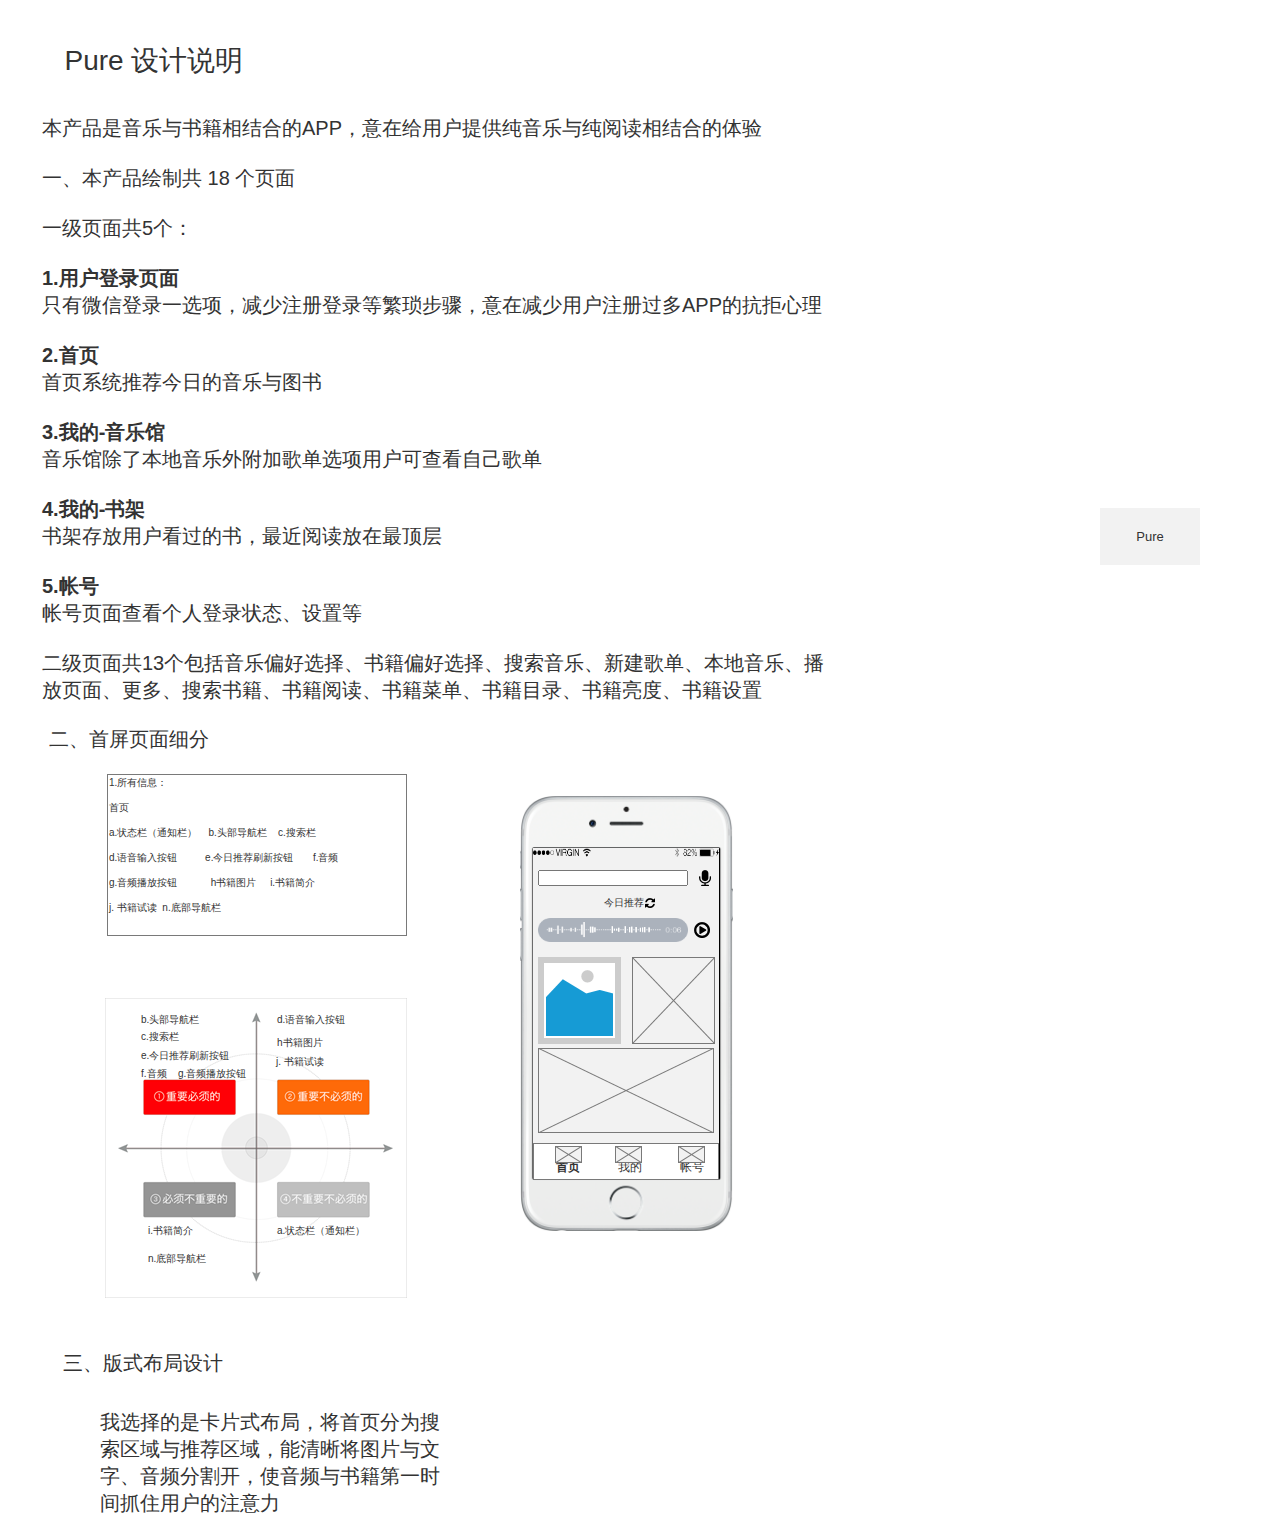
<file: 设计说明.html>
﻿<!DOCTYPE html>
<html>
  <head>
    <title>设计说明</title>
    <meta http-equiv="X-UA-Compatible" content="IE=edge"/>
    <meta http-equiv="content-type" content="text/html; charset=utf-8"/>
    <meta name="apple-mobile-web-app-capable" content="yes"/>
    <link href="resources/css/jquery-ui-themes.css" type="text/css" rel="stylesheet"/>
    <link href="resources/css/axure_rp_page.css" type="text/css" rel="stylesheet"/>
    <link href="data/styles.css" type="text/css" rel="stylesheet"/>
    <link href="files/设计说明/styles.css" type="text/css" rel="stylesheet"/>
    <script src="resources/scripts/jquery-1.7.1.min.js"></script>
    <script src="resources/scripts/jquery-ui-1.8.10.custom.min.js"></script>
    <script src="resources/scripts/prototypePre.js"></script>
    <script src="data/document.js"></script>
    <script src="resources/scripts/prototypePost.js"></script>
    <script src="files/设计说明/data.js"></script>
    <script type="text/javascript">
      $axure.utils.getTransparentGifPath = function() { return 'resources/images/transparent.gif'; };
      $axure.utils.getOtherPath = function() { return 'resources/Other.html'; };
      $axure.utils.getReloadPath = function() { return 'resources/reload.html'; };
    </script>
  </head>
  <body>
    <div id="base" class="">

      <!-- Unnamed (矩形) -->
      <div id="u0" class="ax_default box_1">
        <div id="u0_div" class=""></div>
        <div id="u0_text" class="text ">
          <p><span>Pure 设计说明</span></p>
        </div>
      </div>

      <!-- Unnamed (图片) -->
      <div id="u1" class="ax_default image">
        <img id="u1_img" class="img " src="images/设计说明/u1.png"/>
      </div>

      <!-- Unnamed (矩形) -->
      <div id="u2" class="ax_default box_2">
        <div id="u2_div" class=""></div>
        <div id="u2_text" class="text ">
          <p><span>Pure</span></p>
        </div>
      </div>

      <!-- Unnamed (矩形) -->
      <div id="u3" class="ax_default box_1">
        <div id="u3_div" class=""></div>
        <div id="u3_text" class="text ">
          <p><span style="font-family:'Arial Normal', 'Arial';font-weight:400;">本产品是音乐与书籍相结合的APP，意在给用户提供纯音乐与纯阅读相结合的体验</span></p><p><span style="font-family:'Arial Normal', 'Arial';font-weight:400;"><br></span></p><p><span style="font-family:'Arial Normal', 'Arial';font-weight:400;">一、本产品绘制共 18 个页面</span></p><p><span style="font-family:'Arial Normal', 'Arial';font-weight:400;"><br></span></p><p><span style="font-family:'Arial Normal', 'Arial';font-weight:400;">一级页面共5个：</span></p><p><span style="font-family:'Arial Normal', 'Arial';font-weight:400;"><br></span></p><p><span style="font-family:'Arial Negreta', 'Arial Normal', 'Arial';font-weight:700;">1.用户登录页面</span><span style="font-family:'Arial Normal', 'Arial';font-weight:400;">&nbsp; </span></p><p><span style="font-family:'Arial Normal', 'Arial';font-weight:400;">只有微信登录一选项，减少注册登录等繁琐步骤，意在减少用户注册过多APP的抗拒心理</span></p><p><span style="font-family:'Arial Normal', 'Arial';font-weight:400;"><br></span></p><p><span style="font-family:'Arial Negreta', 'Arial Normal', 'Arial';font-weight:700;">2.首页</span></p><p><span style="font-family:'Arial Normal', 'Arial';font-weight:400;">首页系统推荐今日的音乐与图书</span></p><p><span style="font-family:'Arial Normal', 'Arial';font-weight:400;"><br></span></p><p><span style="font-family:'Arial Negreta', 'Arial Normal', 'Arial';font-weight:700;">3.我的-音乐馆</span></p><p><span style="font-family:'Arial Normal', 'Arial';font-weight:400;">音乐馆除了本地音乐外附加歌单选项用户可查看自己歌单</span></p><p><span style="font-family:'Arial Negreta', 'Arial Normal', 'Arial';font-weight:700;"><br></span></p><p><span style="font-family:'Arial Negreta', 'Arial Normal', 'Arial';font-weight:700;">4.我的-书架</span></p><p><span style="font-family:'Arial Normal', 'Arial';font-weight:400;">书架存放用户看过的书，最近阅读放在最顶层</span></p><p><span style="font-family:'Arial Normal', 'Arial';font-weight:400;"><br></span></p><p><span style="font-family:'Arial Negreta', 'Arial Normal', 'Arial';font-weight:700;">5.帐号</span></p><p><span style="font-family:'Arial Normal', 'Arial';font-weight:400;">帐号页面查看个人登录状态、设置等</span></p><p><span style="font-family:'Arial Normal', 'Arial';font-weight:400;"><br></span></p><p><span style="font-family:'Arial Normal', 'Arial';font-weight:400;">二级页面共13个包括音乐偏好选择、书籍偏好选择、搜索音乐、新建歌单、本地音乐、播放页面、更多、搜索书籍、书籍阅读、书籍菜单、书籍目录、书籍亮度、书籍设置</span></p><p><span style="font-family:'Arial Normal', 'Arial';font-weight:400;"><br></span></p><p><span style="font-family:'Arial Normal', 'Arial';font-weight:400;">&nbsp;&nbsp;&nbsp; </span></p>
        </div>
      </div>

      <!-- Unnamed (矩形) -->
      <div id="u4" class="ax_default box_1">
        <div id="u4_div" class=""></div>
        <div id="u4_text" class="text ">
          <p><span>二、首屏页面细分</span></p>
        </div>
      </div>

      <!-- Unnamed (组合) -->
      <div id="u5" class="ax_default" data-left="520" data-top="796" data-width="213" data-height="435">

        <!-- Unnamed (图片) -->
        <div id="u6" class="ax_default _图片">
          <img id="u6_img" class="img " src="images/设计说明/u6.png"/>
        </div>

        <!-- Unnamed (矩形) -->
        <div id="u7" class="ax_default box_2">
          <div id="u7_div" class=""></div>
        </div>

        <!-- Unnamed (图片) -->
        <div id="u8" class="ax_default _图片">
          <img id="u8_img" class="img " src="images/设计说明/u8.png"/>
        </div>

        <!-- Unnamed (矩形) -->
        <div id="u9" class="ax_default box_1">
          <div id="u9_div" class=""></div>
        </div>

        <!-- Unnamed (矩形) -->
        <div id="u10" class="ax_default box_1">
          <div id="u10_div" class=""></div>
          <div id="u10_text" class="text ">
            <p><span>首页</span></p>
          </div>
        </div>

        <!-- Unnamed (矩形) -->
        <div id="u11" class="ax_default box_1">
          <div id="u11_div" class=""></div>
          <div id="u11_text" class="text ">
            <p><span>我的</span></p>
          </div>
        </div>

        <!-- Unnamed (矩形) -->
        <div id="u12" class="ax_default box_1">
          <div id="u12_div" class=""></div>
          <div id="u12_text" class="text ">
            <p><span>帐号</span></p>
          </div>
        </div>

        <!-- Unnamed (占位符) -->
        <div id="u13" class="ax_default placeholder">
          <img id="u13_img" class="img " src="images/设计说明/u13.png"/>
        </div>

        <!-- Unnamed (占位符) -->
        <div id="u14" class="ax_default placeholder">
          <img id="u14_img" class="img " src="images/设计说明/u13.png"/>
        </div>

        <!-- Unnamed (占位符) -->
        <div id="u15" class="ax_default placeholder">
          <img id="u15_img" class="img " src="images/设计说明/u13.png"/>
        </div>

        <!-- Unnamed (文本框) -->
        <div id="u16" class="ax_default text_field">
          <input id="u16_input" type="text" value=""/>
        </div>

        <!-- Unnamed (图片) -->
        <div id="u17" class="ax_default _图片">
          <img id="u17_img" class="img " src="images/设计说明/u17.png"/>
        </div>

        <!-- Unnamed (矩形) -->
        <div id="u18" class="ax_default box_1">
          <div id="u18_div" class=""></div>
          <div id="u18_text" class="text ">
            <p><span>今日推荐</span></p>
          </div>
        </div>

        <!-- Unnamed (图片) -->
        <div id="u19" class="ax_default image">
          <img id="u19_img" class="img " src="images/设计说明/u19.png"/>
        </div>

        <!-- Unnamed (形状) -->
        <div id="u20" class="ax_default icon">
          <img id="u20_img" class="img " src="images/设计说明/u20.png"/>
        </div>

        <!-- Unnamed (形状) -->
        <div id="u21" class="ax_default icon">
          <img id="u21_img" class="img " src="images/设计说明/u21.png"/>
        </div>

        <!-- Unnamed (形状) -->
        <div id="u22" class="ax_default icon">
          <img id="u22_img" class="img " src="images/设计说明/u22.png"/>
        </div>

        <!-- Unnamed (占位符) -->
        <div id="u23" class="ax_default placeholder">
          <img id="u23_img" class="img " src="images/设计说明/u23.png"/>
        </div>

        <!-- Unnamed (占位符) -->
        <div id="u24" class="ax_default placeholder">
          <img id="u24_img" class="img " src="images/设计说明/u24.png"/>
        </div>
      </div>

      <!-- Unnamed (矩形) -->
      <div id="u25" class="ax_default box_1">
        <div id="u25_div" class=""></div>
        <div id="u25_text" class="text ">
          <p><span>1.所有信息：</span></p><p><span><br></span></p><p><span>首页</span></p><p><span><br></span></p><p><span>a.状态栏（通知栏）&nbsp; &nbsp; b.头部导航栏&nbsp; &nbsp; c.搜索栏</span></p><p><span><br></span></p><p><span>d.语音输入按钮&nbsp; &nbsp; &nbsp; &nbsp; &nbsp; e.今日推荐刷新按钮&nbsp; &nbsp; &nbsp;&nbsp; f.音频</span></p><p><span><br></span></p><p><span>g.音频播放按钮&nbsp; &nbsp; &nbsp; &nbsp; &nbsp; &nbsp; h书籍图片&nbsp; &nbsp;&nbsp; i.书籍简介</span></p><p><span><br></span></p><p><span>j. 书籍试读&nbsp; n.底部导航栏</span></p>
        </div>
      </div>

      <!-- Unnamed (矩形) -->
      <div id="u26" class="ax_default _文本段落">
        <div id="u26_div" class=""></div>
        <div id="u26_text" class="text ">
          <p><span>a.状态栏（通知栏）&nbsp; &nbsp; </span></p>
        </div>
      </div>

      <!-- Unnamed (矩形) -->
      <div id="u27" class="ax_default _文本段落">
        <div id="u27_div" class=""></div>
        <div id="u27_text" class="text ">
          <p><span>b.头部导航栏&nbsp; &nbsp; </span></p>
        </div>
      </div>

      <!-- Unnamed (矩形) -->
      <div id="u28" class="ax_default _文本段落">
        <div id="u28_div" class=""></div>
        <div id="u28_text" class="text ">
          <p><span>c.搜索栏</span></p>
        </div>
      </div>

      <!-- Unnamed (矩形) -->
      <div id="u29" class="ax_default _文本段落">
        <div id="u29_div" class=""></div>
        <div id="u29_text" class="text ">
          <p><span>d.语音输入按钮&nbsp; &nbsp; &nbsp; &nbsp; &nbsp; </span></p>
        </div>
      </div>

      <!-- Unnamed (矩形) -->
      <div id="u30" class="ax_default _文本段落">
        <div id="u30_div" class=""></div>
        <div id="u30_text" class="text ">
          <p><span>e.今日推荐刷新按钮&nbsp; &nbsp; &nbsp;&nbsp; </span></p>
        </div>
      </div>

      <!-- Unnamed (矩形) -->
      <div id="u31" class="ax_default _文本段落">
        <div id="u31_div" class=""></div>
        <div id="u31_text" class="text ">
          <p><span>f.音频</span></p>
        </div>
      </div>

      <!-- Unnamed (矩形) -->
      <div id="u32" class="ax_default _文本段落">
        <div id="u32_div" class=""></div>
        <div id="u32_text" class="text ">
          <p><span>g.音频播放按钮&nbsp; &nbsp; &nbsp; &nbsp; &nbsp; &nbsp; </span></p>
        </div>
      </div>

      <!-- Unnamed (矩形) -->
      <div id="u33" class="ax_default _文本段落">
        <div id="u33_div" class=""></div>
        <div id="u33_text" class="text ">
          <p><span>h书籍图片</span></p>
        </div>
      </div>

      <!-- Unnamed (矩形) -->
      <div id="u34" class="ax_default _文本段落">
        <div id="u34_div" class=""></div>
        <div id="u34_text" class="text ">
          <p><span>i.书籍简介</span></p>
        </div>
      </div>

      <!-- Unnamed (矩形) -->
      <div id="u35" class="ax_default _文本段落">
        <div id="u35_div" class=""></div>
        <div id="u35_text" class="text ">
          <p><span>j. 书籍试读&nbsp; </span></p>
        </div>
      </div>

      <!-- Unnamed (矩形) -->
      <div id="u36" class="ax_default _文本段落">
        <div id="u36_div" class=""></div>
        <div id="u36_text" class="text ">
          <p><span>n.底部导航栏</span></p>
        </div>
      </div>

      <!-- Unnamed (矩形) -->
      <div id="u37" class="ax_default box_1">
        <div id="u37_div" class=""></div>
        <div id="u37_text" class="text ">
          <p><span>三、版式布局设计</span></p>
        </div>
      </div>

      <!-- Unnamed (矩形) -->
      <div id="u38" class="ax_default box_1">
        <div id="u38_div" class=""></div>
        <div id="u38_text" class="text ">
          <p><span>我选择的是卡片式布局，将首页分为搜索区域与推荐区域，能清晰将图片与文字、音频分割开，使音频与书籍第一时间抓住用户的注意力</span></p>
        </div>
      </div>
    </div>
  </body>
</html>
</file>
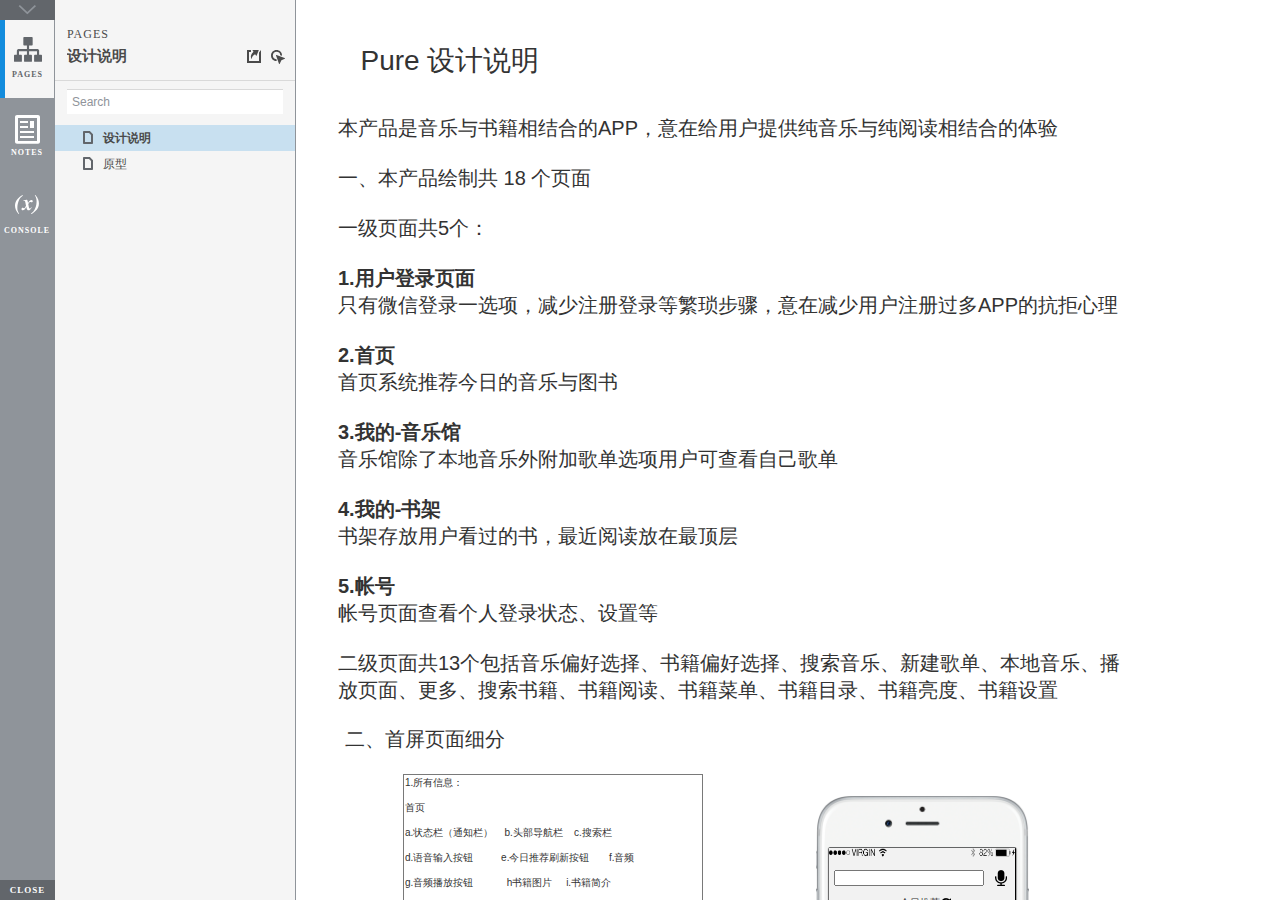
<file: resources/reload.html>
﻿<html>
	<head>
		<title></title>
	</head>
	<body>
	
	<script language="javascript">
	function getUrl() {
      var query = window.location.hash.substring(1);
      var vars = query.split("&&&");
      for (var i=0;i<vars.length;i++) {
        var url = vars[i];
        return decodeURI(url).replace("html%23","html#");
      } 
    }

    var rel = '../';
    var url = getUrl();
    if (url.indexOf(":") > 0 && url.indexOf(":") < 10) rel = '';
	self.location.href = rel + url;
	</script>
	
	</body>
</html>
</file>
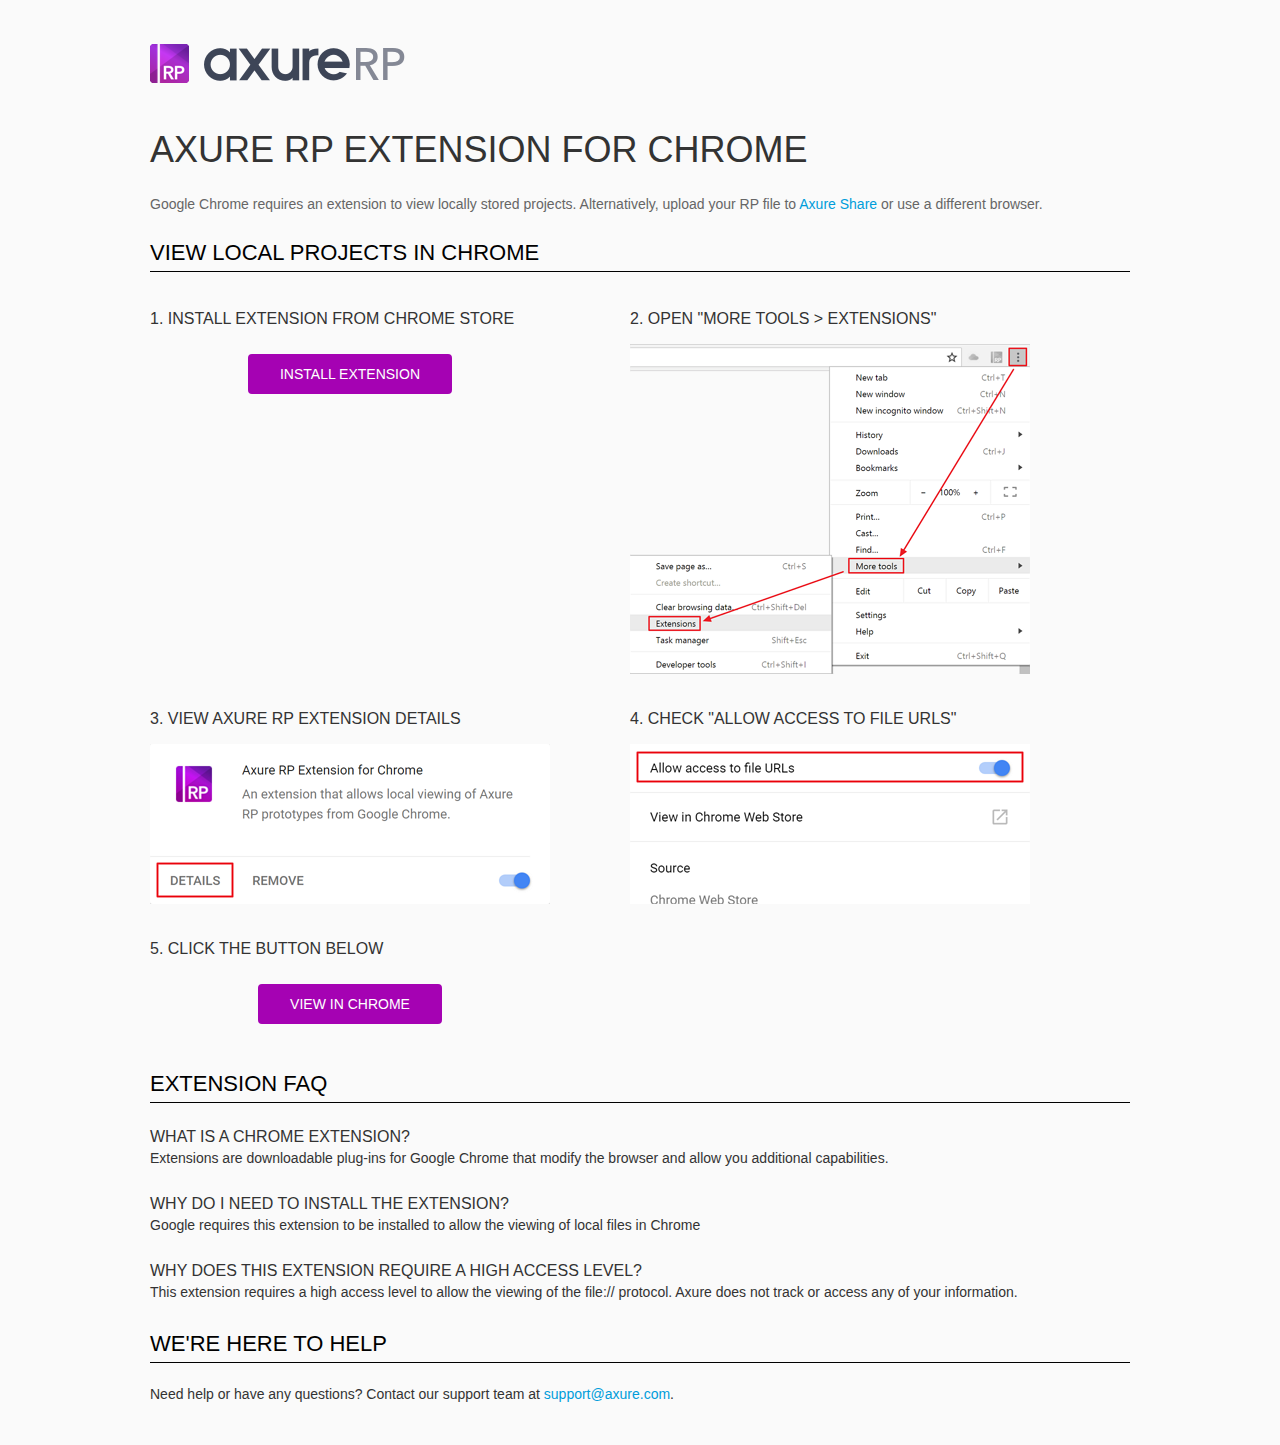
<file: resources/chrome/chrome.html>
<html>
<head>
    <title>Install the Axure RP Chrome Extension</title>
    <style type="text/css">
        *
        {
            font-family: Helvetica, Arial, sans-serif;
        }
        body
        {
            text-align: center;
            background-color: #fafafa;
        }
        p
        {
            font-size: 14px;
            line-height: 18px;
            color: #333333;
        }
        div.container
        {
            width: 980px;
            margin-left: auto;
            margin-right: auto;
            text-align: left;
        }
        a
        {
            text-decoration: none;
            color: #009dda;
        }
        .button
        {
            background: #A502B3;
            font: normal 16px Arial, sans-serif;
            color: #FFFFFF;
            padding: 10px 30px 10px 30px;
            border: 2px solid #A502B3;
            display: inline-block;
            margin-top: 10px;
            text-transform: uppercase;
            font-size: 14px;
	    border-radius: 4px;
        }
        a:hover.button
        {
            border: 2px solid #A502B3;
	    color: #A502B3;
	    background-color: #FFFFFF;
        }
        div.left
        {
            width: 400px;
            float: left;
            margin-right: 80px;
        }
        div.right
        {
            width: 400px;
            float: left;
        }
        div.buttonContainer
        {
            text-align: center;
        }
        h1
        {
            font-size: 36px;
            color: #333333;
            line-height: 50px;
            margin-bottom: 20px;
            font-weight: normal;
        }
        h2
        {
            font-size: 24px;
            font-weight: normal;
            color: #08639C;
            text-align: center;
        }
        h3
        {
            font-size: 16px;
            color: #333333;
            font-weight: normal;
	    text-transform: uppercase;
        }
        .heading
        {
            border-bottom: 1px solid black;
	    height: 36px;
            line-height: 36px;
            font-size: 22px;
            color: #000000;

        }
        span.faq
        {
            font-size: 16px;
	    line-height: 24px;
            font-weight: normal;
	    text-transform: uppercase;
            color: #333333;
            display: block;
        }
    </style>
</head>
<body>
    <div class="container">
        <br />
        <br />
        <img src="axure_logo.png" alt="axure" />
        <br />
	<br />
        <h1>
            AXURE RP EXTENSION FOR CHROME</h1>
        <p style="font-size: 14px; color: #666666; margin-top: 10px;">
            Google Chrome requires an extension to view locally stored projects. Alternatively,
            upload your RP file to <a href="https://share.axure.com">Axure Share</a> or use a different
            browser.</p>
        <h3 class="heading">
            VIEW LOCAL PROJECTS IN CHROME</h3>
        <div class="left">
            <h3>
                1. Install Extension from Chrome Store</h3>
            <div class="buttonContainer">
                <a class="button" href="https://chrome.google.com/webstore/detail/dogkpdfcklifaemcdfbildhcofnopogp"
                    target="_blank">Install Extension</a>
            </div>
        </div>
        <div class="right">
            <h3>
                2. Open "More Tools > Extensions"</h3>
            <img src="extensions.png" alt="extensions"/>
        </div>
        <div style="clear: both; height: 20px;">
            &nbsp;</div>
       <div class="left">
            <h3>
                3. View Axure RP Extension Details</h3>
            <img src="details.png" alt="extension details"/>
            </div>
	<div class="right">
            <h3>
                4. Check "Allow access to file URLs"</h3>
            <img src="allow-access.png" alt="allow access"/>
        </div>
   <div style="clear: both; height: 20px;">
            &nbsp;</div>
        <div class="left">
            <h3>
                5. Click the button below</h3>
            <div class="buttonContainer">
                <a class="button" href="../../start.html">View in Chrome</a>
            </div>
        </div>
        <div style="clear: both; height: 20px;">
        </div>
        <h3 class="heading">
            EXTENSION FAQ</h3>
        <p>
            <span class="faq">What is a Chrome Extension?</span> Extensions are downloadable
            plug-ins for Google Chrome that modify the browser
            and allow you additional capabilities.
        </p>
        <p style="margin-top: 25px;">
            <span class="faq">Why do I need to install the extension?</span> Google requires
            this extension to be installed to allow the viewing of local files in
            Chrome
        </p>
        <p style="margin-top: 25px; margin-bottom: 25px;">
            <span class="faq">Why does this extension require a high access level?</span> This
            extension requires a high access level to allow the viewing of the file://
            protocol. Axure does not track or access any of your information.
        </p>
        <h3 class="heading">
           WE'RE HERE TO HELP</h3>
        <p>
            Need help or have any questions? Contact our support team at <a href="mailto:support@axure.com">
                support@axure.com</a>.
        </p>
        <div style="clear: both; height: 20px;">
        </div>
    </div>
</body>
</html>
</file>
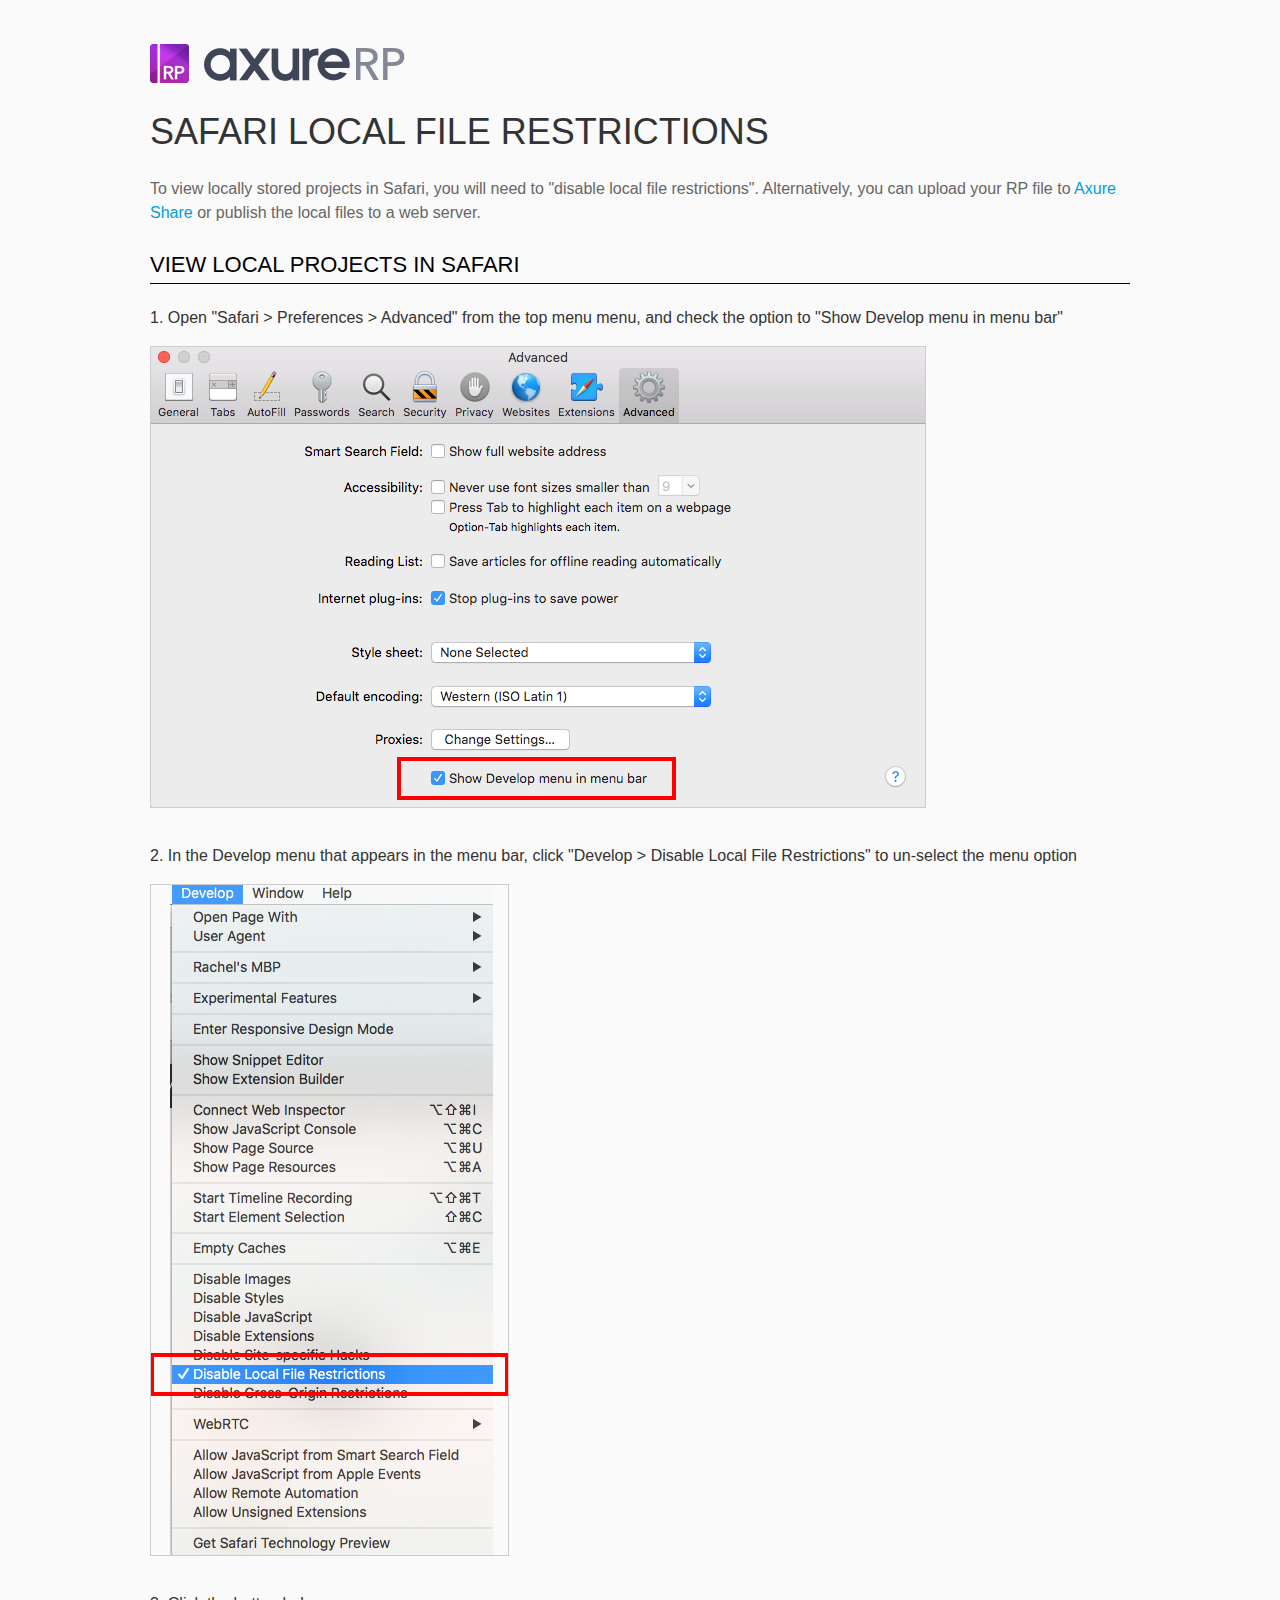
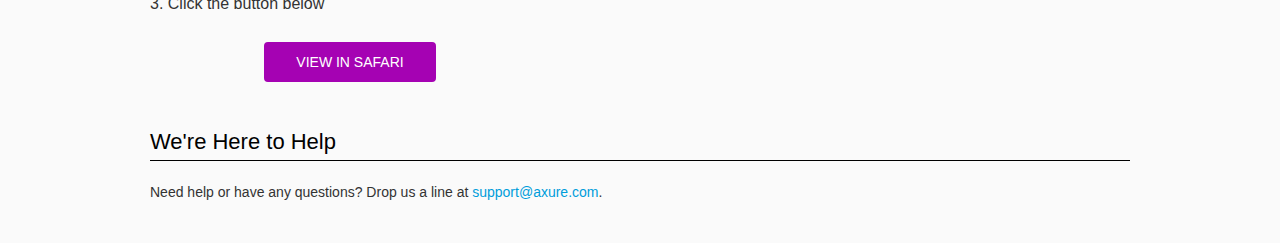
<file: resources/chrome/safari.html>
<html>
<head>
    <title>Axure RP - Safari Local File Restrictions</title>
    <style type="text/css">
        *
        {
            font-family: Helvetica, Arial, sans-serif;
        }
        body
        {
            text-align: center;
            background-color: #fafafa;
        }
        p
        {
            font-size: 14px;
            line-height: 18px;
            color: #333333;
        }
        div.container
        {
            width: 980px;
            margin-left: auto;
            margin-right: auto;
            text-align: left;
        }
        a
        {
            text-decoration: none;
            color: #009dda;
        }
        .button
        {
            background: #A502B3;
            font: normal 16px Arial, sans-serif;
            color: #FFFFFF;
            padding: 10px 30px 10px 30px;
            border: 2px solid #A502B3;
            display: inline-block;
            margin-top: 10px;
            text-transform: uppercase;
            font-size: 14px;
	    border-radius: 4px;
        }
        a:hover.button
        {
            border: 2px solid #A502B3;
	    color: #A502B3;
	    background-color: #FFFFFF;
        }
        div.left
        {
            width: 400px;
            float: left;
            margin-right: 80px;
        }
        div.right
        {
            width: 400px;
            float: left;
        }
        div.buttonContainer
        {
            text-align: center;
        }
        h1
        {
            font-size: 36px;
            color: #333333;
            line-height: 50px;
            margin-bottom: 20px;
            font-weight: normal;
        }
        h2
        {
            font-size: 24px;
            font-weight: normal;
            color: #08639C;
            text-align: center;
        }
        h3
        {
            font-size: 16px;
            line-height: 24px;
            color: #333333;
            font-weight: normal;
        }
        .heading
        {
            border-bottom: 1px solid black;
	    height: 36px;
            line-height: 36px;
            font-size: 22px;
            color: #000000;
        }
        span.faq
        {
            font-size: 16px;
            font-weight: normal;
	    text-transform: uppercase;
            color: #333333;
            display: block;
        }
    </style>
</head>
<body>
    <div class="container">
        <br />
        <br />
        <img src="axure_logo.png" alt="axure" />
        <br />
        <h1>
            SAFARI LOCAL FILE RESTRICTIONS</h1>
        <p style="font-size: 16px; line-height: 24px; color: #666666; margin-top: 10px;">
            To view locally stored projects in Safari, you will need to "disable local file restrictions". Alternatively,
            you can upload your RP file to <a href="https://share.axure.com">Axure Share</a> or publish the local files to a web server.</p>
        <h3 class="heading">
            VIEW LOCAL PROJECTS IN SAFARI</h3>
        <div class="">
            <h3>
                1. Open "Safari > Preferences > Advanced" from the top menu menu, and check the option to "Show Develop menu in menu bar"</h3>
            <img src="safari_advanced.png" alt="advanced" />
        </div>
        <div style="clear: both; height: 20px;">
            &nbsp;
        </div>
        <div class="">
            <h3>
                2. In the Develop menu that appears in the menu bar, click "Develop > Disable Local File Restrictions" to un-select the menu option</h3>
            <img src="safari_restrictions.png" alt="extensions" />
        </div>
        <div style="clear: both; height: 20px;">
            &nbsp;</div>
        <div class="left">
            <h3>
                3. Click the button below
            </h3>
            <div class="buttonContainer">
                <a class="button" href="../../start.html">View in Safari</a>
            </div>
        </div>
        <div style="clear: both; height: 20px;">
        </div>
        <h3 class="heading">
            We're Here to Help</h3>
        <p>
            Need help or have any questions? Drop us a line at <a href="mailto:support@axure.com">
                support@axure.com</a>.
        </p>
        <div style="clear: both; height: 20px;">
        </div>
    </div>
</body>
</html>
</file>
<file: resources/css/default.css>
﻿body {
  font-family : Arial, Helvetica, Sans-Serif;
  background-color: #8f949a;
  overflow:hidden;
}
a {
  cursor: pointer;
}

input[type="radio"], input[type="checkbox"] {
    margin: 0px 9px 0px 0px;
    vertical-align: bottom;
}

input {
    -webkit-box-sizing: border-box;
    -moz-box-sizing: border-box;
    box-sizing: border-box;
}

#maximizePanelContainer {
  font-size: 4px;
  position:absolute;
  left: 0px;
  top: 0px;
  width: 55px;
  height: 20px;
  overflow: visible;
  z-index: 1000;
}
#maximizePanelOver {
    position: absolute;
    left: 0px;
    top: 0px;
    width: 55px;
    height: 20px;
}
.maximizePanel {
    position: absolute;
    left: 0px;
    top: 0px;
    width: 55px;
    height: 20px;
    background: #a2a2a2 url('../images/expand.png') no-repeat center center;
    background: url('../images/expand.svg') no-repeat center center, linear-gradient(rgba(200,200,200,.5),rgba(200,200,200,.5));
    cursor: pointer;
}

#interfaceControlFrameMinimizeContainer {
  position:absolute;
    top: 0px;
    left: 0px;
  font-size: 2px; /*for IE*/
  text-align: right;
  z-index: 100;
    height: 20px;
    width: 55px;
    background-color: #62666b;
}
#interfaceControlFrameMinimizeContainer a {
    display: inline-block;
    width: 55px;
    height: 20px;
    font-size: 2px;
    background: url('../images/close.png') no-repeat center center;
    background: url('../images/close.svg') no-repeat center center, linear-gradient(transparent,transparent);
    text-decoration: none;
}

.hashover #interfaceControlFrameMinimizeContainer a:hover {
    background: url('../images/close_hover.png') no-repeat center center;
    background: url('../images/close_hover.svg') no-repeat center center, linear-gradient(transparent,transparent);
}

#interfaceControlFrame {
    margin: 0px 0px 0px 55px;
}

#interfaceControlFrameCloseContainer {
    /*display: none;*/
    position:absolute;
    bottom: 0px;
    left: 0px;
    font-size: 9px;
    font-family: 'Trebuchet MS';
    font-weight: bold;
    letter-spacing: 1px;
    z-index: 100;
    width: 55px;
    background-color: #62666b;
    text-align: center;  
}
#interfaceControlFrameCloseContainer a {
    display: inline-block;
    width: 55px;
    color: #ffffff;
    padding: 5px 0px;
}

#interfaceControlFrameHeader li a {
    display: block;
    width: 54px;
    height: 78px;
    text-align: center;
    padding-top: 50px;
    outline: none;
    margin-right: 1px;
    text-decoration: none;
    color: #ffffff;
    white-space: nowrap;
    background-color: transparent;
    background-repeat: no-repeat;
    background-position: 50% 17px;
    box-sizing: border-box;
    -moz-box-sizing: border-box;
    -webkit-box-sizing: border-box;
    border-left: 4px solid transparent;
    border-right: 4px solid transparent;
}

.hashover #interfaceControlFrameHeader li a:hover {
    background-color: transparent;
    background-repeat: no-repeat;
    background-position: 50% 17px;
    color: #c2c2c2;
}

#interfaceControlFrameHeader li a.selected, #interfaceControlFrameHeader li a.selected:hover {
    background-color: #f5f5f5;
    background-repeat: no-repeat;
    background-position: 50% 17px;
    color: #62666b;
    border-left: 5px solid #138CDD;
}

#interfaceControlFrameHeaderContainer {
    float: left;
    overflow: visible;
    width: 55px;
    margin-left: -55px;
    margin-top: 20px;
}

#interfaceControlFrameHeader {
    position: relative;
    list-style: none;
    font-size: 8px;
    z-index: 50;
    font-family: 'Trebuchet MS';
    font-weight: bold;
    letter-spacing: 1px;
}

#interfaceControlFrameContainer {
    float: right;
    background-color: #f5f5f5;
    overflow: hidden;
    width: 100%;
}

#interfaceControlFrameLogoContainer {
  background-color: White;
  padding: 20px 10px 10px 10px;
  overflow: hidden;
}

#interfaceControlFrameLogoImageContainer {
  text-align: center;
}

#interfaceControlFrameLogoCaptionContainer {
  text-align: center;
  margin: 5px 10px 0px 10px;
  font-size: 12px;
  color: #4a4a4a;
}

#logoImage {
    width: 100%;
}

.emptyStateContainer {
    text-align: center;
    padding: 0px 10px;
    margin-top: 32px
}

.emptyStateTitle {
    margin: 0px 0px 9px 0px;
    font-weight: bold;
}

.emptyStateContent {
    line-height: 16px;
}

.dottedDivider {
    height: 2px;
    margin: 15px 0px 15px 0px;
    background: url('../images/divider.png') no-repeat center center;
    background: url('../images/divider.svg') no-repeat center center, linear-gradient(transparent,transparent);
}

.nondottedDivider {
    height: 2px;
    margin: 9px 0px 9px 0px;
}
</file>
<file: plugins/sitemap/styles/sitemap.css>
﻿
#sitemapHost {
    font-size: 12px;
    color:#4a4a4a;
    height: 100%;
}

#sitemapHostBtn a {
    background: url('images/sitemap_on.png');
    background: url('images/sitemap_on.svg'),linear-gradient(transparent, transparent);
}

.hashover #sitemapHostBtn a:hover {
    background: url('images/sitemap_hover.png');
    background: url('images/sitemap_hover.svg'),linear-gradient(transparent, transparent);
}

#sitemapHostBtn a.selected, #sitemapHostBtn a.selected:hover {
    background: url('images/sitemap_off.png');
    background: url('images/sitemap_off.svg'),linear-gradient(transparent, transparent);
}

#sitemapHost .pageButtonHeader {
    top: -27px;
}

#sitemapTreeContainer {
    overflow: auto;
    width: 100%;
    height: 100%;
    -webkit-overflow-scrolling: touch;
}

.sitemapTree {
    margin: 0px 0px 10px 0px;
    overflow:visible;
}

.sitemapTree ul {
    list-style-type: none;
    margin: 0px 0px 0px 0px;
    padding-left: 0px;
}

.sitemapPlusMinusLink 
{
}

.sitemapMinus 
{
	vertical-align:middle;
    background: url('images/minus.gif');
    background-repeat: no-repeat;
	margin-right: 3px;	
	margin-bottom: 1px;
    height:9px;
    width:9px;
    display:inline-block;
}

.sitemapPlus 
{
	vertical-align:middle;
    background: url('images/plus.gif');
    background-repeat: no-repeat;
	margin-right: 3px;	
	margin-bottom: 1px;
	height:9px;
    width:9px;
    display:inline-block;
}

.sitemapPageLink 
{
    margin-left: 0px;
}

.sitemapPageIcon 
{
	margin: 0px 0px -3px 4px;
    width: 16px;
    height: 16px;
    display: inline-block;
    background: url('images/page.png') no-repeat center center;
    background: url('images/page.svg') no-repeat center center, linear-gradient(transparent,transparent);
}

.sitemapFlowIcon
{
    background: url('images/flow.png') no-repeat center center;
    background: url('images/flow.svg') no-repeat center center, linear-gradient(transparent,transparent);
}

.sitemapFolderIcon
{
    background: url('images/folder_closed.png') no-repeat center center;
    background: url('images/folder_closed.svg') no-repeat center center, linear-gradient(transparent,transparent);
}

.sitemapFolderOpenIcon
{
    background: url('images/folder_open.png') no-repeat center center;
    background: url('images/folder_open.svg') no-repeat center center, linear-gradient(transparent,transparent);
}

.sitemapPageName 
{
    margin-left: 7px;
}

.sitemapNode 
{
    /*margin:4px 0px 4px 0px;*/
    white-space:nowrap;
}

.sitemapPageLinkContainer {
    /*display: inline-block;*/
    margin-left: 0px;
    padding: 4px 0px 4px 0px;
}
/*
.sitemapNode div
{
	padding-top: 1px; 
	padding-bottom: 3px;
    padding-left: 20px;
	height: 14px;
}
*/

.sitemapExpandableNode 
{
	margin-left: 0px;
}

.sitemapHighlight 
{
    /*display: inline-block;*/
	background-color : #C8E0F0;
    font-weight: bold;
}

.sitemapGreyedName
{
	color: #AAA;
}


.pluginNameHeader
{
    font-family: 'Trebuchet MS';
	font-size: 12px;
    letter-spacing: 1px;
	/*font-weight: bold;*/
	white-space: nowrap;
    margin-bottom: 5px;
}

.pageNameHeader
{
    font-family: 'Trebuchet MS';
    /*display: inline-block;*/
    /*float: left;*/
	font-size: 15px;
	font-weight: bold;
	/*height: 23px;*/
    padding-right: 77px;
	white-space: nowrap;
    overflow: hidden;
    text-overflow: ellipsis;
}

.pageButtonHeader
{
    float: right;
    position: relative;
    /*width: 72px;*/
	height: 24px;
    top: -22px;
    margin-bottom: -24px;
}

.sitemapHeader
{
    padding-top: 27px;
    border-bottom: 1px solid #d9d9d9;
    min-width: 110px;
}

.sitemapToolbar {
    margin: 0px 5px 14px 12px;
}

.sitemapToolbarButton
{
    float: left;
    width: 22px;
    height: 22px;
    border: 1px solid transparent;
}

#linksButton {
    background: url('images/share.png') no-repeat center center;
    background: url('images/share.svg') no-repeat center center, linear-gradient(transparent,transparent);
}

#linksButton:hover {
    background: url('images/share_hover.png') no-repeat center center;
    background: url('images/share_hover.svg') no-repeat center center, linear-gradient(transparent,transparent);
}

#linksButton.sitemapToolbarButtonSelected, .hashover #linksButton.sitemapToolbarButtonSelected:hover {
    background: url('images/share_on.png') no-repeat center center;
    background: url('images/share_on.svg') no-repeat center center, linear-gradient(transparent,transparent);
}

#adaptiveButton {
    background: url('images/views.png') no-repeat center center;
    background: url('images/views.svg') no-repeat center center, linear-gradient(transparent,transparent);
}

#adaptiveButton:hover {
    background: url('images/views_hover.png') no-repeat center center;
    background: url('images/views_hover.svg') no-repeat center center, linear-gradient(transparent,transparent);
}

#adaptiveButton.sitemapToolbarButtonSelected, #adaptiveButton.sitemapToolbarButtonSelected:hover {
    background: url('images/views_on.png') no-repeat center center;
    background: url('images/views_on.svg') no-repeat center center, linear-gradient(transparent,transparent);
}

#highlightInteractiveButton {
    background: url('images/hotspots.png') no-repeat center center;
    background: url('images/hotspots.svg') no-repeat center center, linear-gradient(transparent,transparent);
    margin-top: 1px;
}

#highlightInteractiveButton:hover {
    background: url('images/hotspots_hover.png') no-repeat center center;
    background: url('images/hotspots_hover.svg') no-repeat center center, linear-gradient(transparent,transparent);
}

#highlightInteractiveButton.sitemapToolbarButtonSelected, #highlightInteractiveButton.sitemapToolbarButtonSelected:hover {
    background: url('images/hotspots_on.png') no-repeat center center;
    background: url('images/hotspots_on.svg') no-repeat center center, linear-gradient(transparent,transparent);
}

/*#variablesButton {
    background: url('images/229_variables_16.png') no-repeat center center;
}*/

#searchButton {
    background: url('images/232_search_16.png') no-repeat center center;
}

.sitemapLinkContainer
{
	margin-top: 8px;
	padding-right: 5px;
	/*font-size: 12px;*/
}

.sitemapLinkField 
{
	width: 100%;
	font-size: 12px;
	margin-top: 3px;
    padding: 5px;
}

.sitemapRadioSelected {
    font-weight: bold;
}

.sitemapOptionContainer
{
	margin-top: 8px;
	padding-right: 5px;
	/*font-size: 12px;*/
}

#sitemapOptionsDiv
{
	margin-top: 10px;
	/*margin-left: 16px;*/
}

#viewSelectDiv
{
    padding: 2px 0px 0px 0px;
	/*margin-left: 5px;*/
}

#viewSelect
{
	width: 70%;
}

.sitemapUrlOption
{
	padding-bottom: 8px;
}

.optionLabel
{
	font-size: 12px;
}

.sitemapPopupContainer
{
    display: none;
    position: absolute;
	background-color: #F4F4F4;
	border: 1px solid #B9B9B9;
	padding: 5px 5px 5px 5px;
	margin: 5px 0px 0px 5px;
    z-index: 1;
}

#sitemapLinksContainer {
    border-top: 1px solid #d9d9d9;
    padding: 10px;
    margin-left: 0px;
    /*line-height: 18px;*/
}

#adaptiveViewsContainer {
    border-top: 1px solid #d9d9d9;
    padding: 10px;
    margin-left: 0px;
    line-height: 18px;
}

.adaptiveViewOption
{
	padding: 2px;
}

.adaptiveViewOption:hover
{ 
	background-color: rgb(204,235,248);
	cursor: pointer;
}

.currentAdaptiveView {
    font-weight: bold;
}

.adaptiveCheckboxDiv {
	height: 15px;
	width: 15px;
	float: left;
}

.checkedAdaptive {
	background: url('images/adaptivecheck.png') no-repeat center center;
}

/*#variablesContainer 
{
	max-height: 350px;
	overflow: auto;
}*/

/*#variablesClearLink 
{
	color: #069;
	left: 5px;
}*/

#searchDiv {
    padding: 8px 12px 11px 12px;
}

#searchBox {
    width: 100%;
    border: none;
    border-top: 1px solid #d9d9d9;
    /*border-bottom: 1px solid #d9d9d9;*/
    padding: 5px;
    font-size: 12px;
}

.searchBoxHint 
{
	color: #8f949a;
	/*font-style: italic;*/
}

#sitemapLinksPageName
{
	font-weight: bold;
}

#sitemapOptionsHeader
{
	font-weight: bold;
}
</file>
<file: plugins/page_notes/styles/page_notes.css>
﻿#pageNotesHost {
    font-size: 12px;
    color:#4a4a4a;
    height: 100%;
}

#pageNotesHostBtn a {
    background: url('images/notes_on.png');
    background: url('images/notes_on.svg'),linear-gradient(transparent, transparent);
}

.hashover #pageNotesHostBtn a:hover {
    background: url('images/notes_hover.png');
    background: url('images/notes_hover.svg'),linear-gradient(transparent, transparent);
}

#pageNotesHostBtn a.selected, #pageNotesHostBtn a.selected:hover {
    background: url('images/notes_off.png');
    background: url('images/notes_off.svg'),linear-gradient(transparent, transparent);
}

#footnotesButton {
    background: url('images/footnotes.png') no-repeat center center;
    background: url('images/footnotes.svg') no-repeat center center,linear-gradient(transparent, transparent);
}

#footnotesButton:hover {
    background: url('images/footnotes_hover.png') no-repeat center center;
    background: url('images/footnotes_hover.svg') no-repeat center center,linear-gradient(transparent, transparent);
}

#footnotesButton.sitemapToolbarButtonSelected, #footnotesButton.sitemapToolbarButtonSelected:hover {
    background: url('images/footnotes_on.png') no-repeat center center;
    background: url('images/footnotes_on.svg') no-repeat center center,linear-gradient(transparent, transparent);
}

.nextPageButton {
    background: url('images/forward.png') no-repeat center center;
    background: url('images/forward.svg') no-repeat center center,linear-gradient(transparent, transparent);    
}

.nextPageButton:hover {
    background: url('images/forward_hover.png') no-repeat center center;
    background: url('images/forward_hover.svg') no-repeat center center,linear-gradient(transparent, transparent);    
}

.prevPageButton {
    background: url('images/back.png') no-repeat center center;
    background: url('images/back.svg') no-repeat center center,linear-gradient(transparent, transparent);    
}

.prevPageButton:hover {
    background: url('images/back_hover.png') no-repeat center center;
    background: url('images/back_hover.svg') no-repeat center center,linear-gradient(transparent, transparent);    
}

#pageNotesScrollContainer 
{
    overflow: auto;
    width: 100%;
    /*height: 100%;*/
    -webkit-overflow-scrolling: touch;
}    

#pageNotesContainer 
{
    /*padding: 10px 10px 10px 12px;*/
}

#pageNotesContent 
{
	overflow: visible;
}

.pageNoteContainer 
{
    padding: 10px;
}

.pageNoteName 
{
    font-family: 'Trebuchet MS';
	font-size: 14px;
    font-weight: bold;
	margin-bottom: 5px;
	/*text-decoration: underline;*/
	white-space: nowrap;
}

.pageNote 
{
    line-height: 21px;
	/*margin-bottom: 20px;*/
}

.widgetNoteContainer {
    padding: 10px;
    border-bottom: 1px solid transparent;
    border-top: 1px solid transparent;
    cursor: pointer;
}

.widgetNoteContainerSelected {
    background-color: white;
    border-bottom: 1px solid #c2c2c2;
    border-top: 1px solid #c2c2c2;
}

/*.widgetNoteContainer:hover {
    background-color: white;
    //border-bottom: 1px solid #c2c2c2;
    //border-top: 1px solid #c2c2c2;
}*/

.widgetNoteFootnote {
    display: inline-block;
    /*vertical-align: top;
    margin: 2px 5px 10px 0px;
    padding: 1px 6px;
    font-size: 10px;
    color: #ffffff;
    background-color: #0a6cd6;*/
    width: 13px;
    height: 12px;
    padding-top: 1px;
    text-align: center;
    background-color: #138CDD;
    /*-moz-box-shadow: 1px 1px 3px #aaa;
    -webkit-box-shadow: 1px 1px 3px #aaa;
    box-shadow: 1px 1px 3px #aaa;*/
    font-size: 0px;
    margin-right: 8px;
}

div.annnoteline {
    display: inline-block;
    width: 9px;
    height: 1px;
    border-bottom: 1px solid white;
    margin-top: 1px;
}

.widgetNoteLabel {
    display: inline-block;
    vertical-align: top;
    font-family: 'Trebuchet MS';
	font-size: 14px;
    font-weight: bold;
	margin-bottom: 5px;    
}

.noteLink {
    text-decoration: inherit;
    color: inherit;
}

.noteLink:hover {
    background-color: white;
}
</file>
<file: plugins/debug/styles/debug.css>
﻿#debugHost {
    font-size: 12px;
    color:#4a4a4a;
    height: 100%;
}

#debugHostBtn a {
    background: url('images/variables_on.png');
    background: url('images/variables_on.svg'),linear-gradient(transparent, transparent);
}

.hashover #debugHostBtn a:hover {
    background: url('images/variables_hover.png');
    background: url('images/variables_hover.svg'),linear-gradient(transparent, transparent);
}

#debugHostBtn a.selected, #debugHostBtn a.selected:hover {
    background: url('images/variables_off.png');
    background: url('images/variables_off.svg'),linear-gradient(transparent, transparent);
}

#debugHeader .pageNameHeader {
    padding-right: 0px;
}

#variablesClearLink {
    display: inline-block;
    margin-bottom: 15px;
}

#variablesClearLink:hover {
    color: #0a6cd6;
}

#traceClearLink {
    display: inline-block;
    margin-bottom: 15px;
}

#traceClearLink:hover {
    color: #0a6cd6;
}

#debugScrollContainer 
{
    overflow: auto;
    width: 100%;
    height: 100%;
    -webkit-overflow-scrolling: touch;
}

#debugContainer {
        padding: 10px 10px 10px 10px;
}

.variableName
{
	font-weight: bold;
}

.variableDiv
{
    margin-bottom: 20px;
    line-height: 16px;

}

#variablesContainer {
    padding-bottom: 5px;
    /*overflow: auto;*/
}

#traceContainer {
    padding-top: 15px;
    /*padding: 0px 10px 10px 10px;*/
}

.debugToolbarButton 
{
	font-size: 1em;
	color: #069;
}

.axEventBlock {
    display: inline-block;
    width: 100%;
    margin: 5px 0px 5px 0px;
    line-height: 21px;
}

/*a.axEventBlock:hover {
    background-color: #069;
    color: white;
}*/

.axTime {
    margin: 0px 0px 0px 0px;
    font-size: 11px;
    color: #b1b3b5;
}

.axLabel {
    margin: 0px 0px 5px 0px;
    font-family: 'Trebuchet MS';
    font-size: 14px;
    font-weight: bold;
}

.lastAxEvent {
    margin-bottom: 10px;
    border-bottom: 1px solid #c2c2c2;
    padding-bottom: 10px;
}

.axEvent {
    margin: 0px 0px 5px 0px;
    font-weight: bold;
}

.axCase {
    margin: 0px 0px 5px 8px;
    font-style: italic;
}

.axAction {
    margin: 0px 0px 5px 13px;
}

#traceEmptyState.emptyStateContainer {
    margin-top: 0px;
}

.debugLinksContainer {
    text-align: right;
}
</file>
<file: plugins/recordplay/styles/recordplay.css>
﻿#recordPlayHost {
    font-size: 12px;
    color:#333;
    height: 100%;
}


#recordPlayContainer 
{
    overflow: auto;
    width: 100%;
    height: 100%;
    padding: 10px 10px 10px 10px;
}

#recordPlayToolbar 
{
	margin: 5px 5px 5px 5px;
    height: 22px;
}

#recordPlayToolbar .recordPlayButton
{
    float: left;
    width: 22px;
    height: 22px;
    border: 1px solid transparent;
}

#recordPlayToolbar .recordPlayButton:hover
{
    border: 1px solid rgb(0,157,217);
    background-color : rgb(166,221,242);
}

#recordPlayToolbar .recordPlayButton:active
{
    border: 1px solid rgb(0,157,217);
    background-color : rgb(204,235,248);
}

#recordPlayToolbar .recordPlayButtonSelected {
    border: 1px solid rgb(0,157,217);
    background-color : rgb(204,235,248);    
}

#recordButton {
    background: url('../../sitemap/styles/images/233_hyperlink_16.png') no-repeat center center;
}

#playButton {
    background: url('../../sitemap/styles/images/225_responsive_16.png') no-repeat center center;
}

#stopButton {
    background: url('../../sitemap/styles/images/228_togglenotes_16.png') no-repeat center center;
}

#deleteButton {
    background: url('../../sitemap/styles/images/231_event_16.png') no-repeat center center;
}

#recordNameHeader
{
    /* yeah??*/
	font-size: 13px;
	font-weight: bold;
	height: 23px;
	white-space: nowrap;
}

#recordPlayContent 
{
    /* yeah??*/
	overflow: visible;
}

.recordPlayName 
{
	font-size: 12px;
	margin-bottom: 5px;
	text-decoration: underline;
	white-space: nowrap;
}

.recordPlay 
{
	margin-bottom: 10px;
}
</file>
<file: resources/css/axure_rp_page.css>
﻿/* so the window resize fires within a frame in IE7 */
html, body {
    height: 100%;
}

a {
    color: inherit;
}

p {
    margin: 0px;
    text-rendering: optimizeLegibility;
    font-feature-settings: "kern" 1;
    -webkit-font-feature-settings: "kern";
    -moz-font-feature-settings: "kern";
    -moz-font-feature-settings: "kern=1";
    font-kerning: normal;
}

iframe {
    background: #FFFFFF;
}

/* to match IE with C, FF */
input {
    padding: 1px 0px 1px 0px;
    box-sizing: border-box;
    -moz-box-sizing: border-box;
}

textarea {
    margin: 0px;
    box-sizing: border-box;
    -moz-box-sizing: border-box;
}

div.intcases {
    font-family: arial; 
    font-size: 12px;
    text-align:left; 
    border:1px solid #AAA; 
    background:#FFF none repeat scroll 0% 0%; 
    z-index:9999; 
    visibility:hidden; 
    position:absolute;
    padding: 0px;
    border-radius: 3px;
    white-space: nowrap;
}

div.intcaselink {
    cursor: pointer;
    padding: 3px 8px 3px 8px;
    margin: 5px;
    background:#EEE none repeat scroll 0% 0%; 
    border:1px solid #AAA;
    border-radius: 3px;
}

div.refpageimage {
    position: absolute;
    left: 0px;
    top: 0px;
    font-size: 0px;
    width: 16px;
    height: 16px;
    cursor: pointer;
    background-image: url(images/newwindow.gif);
    background-repeat: no-repeat;
}

div.annnoteimage {
    position: absolute;
    left: 0px;
    top: 0px;
    font-size: 0px;
    /*width: 16px;
    height: 12px;*/
    cursor: help;
    /*background-image: url(images/note.gif);*/
    /*background-repeat: no-repeat;*/
    width: 13px;
    height: 12px;
    padding-top: 1px;
    text-align: center;
    background-color: #138CDD;
    -moz-box-shadow: 1px 1px 3px #aaa;
    -webkit-box-shadow: 1px 1px 3px #aaa;
    box-shadow: 1px 1px 3px #aaa;
}

div.annnoteline {
    display: inline-block;
    width: 9px;
    height: 1px;
    border-bottom: 1px solid white;
    margin-top: 1px;
}

div.annnotelabel {
    position: absolute;
    left: 0px;
    top: 0px;
    font-family: Helvetica,Arial;
    font-size: 10px;
    /*border: 1px solid rgb(166,221,242);*/
    cursor: help;
    /*background:rgb(0,157,217) none repeat scroll 0% 0%;*/ 
    padding: 1px 3px 1px 3px;
    white-space: nowrap;
    color: white;
    
    background-color: #138CDD;
    -moz-box-shadow: 1px 1px 3px #aaa;
    -webkit-box-shadow: 1px 1px 3px #aaa;
    box-shadow: 1px 1px 3px #aaa;
}

.annotation {
    font-size: 12px;
    padding-left: 2px;
    margin-bottom: 5px;
}

.annotationName {
    /*font-size: 13px;
    font-weight: bold;
    margin-bottom: 3px;
    white-space: nowrap;*/

    font-family: 'Trebuchet MS';
    font-size: 14px;
    font-weight: bold;
    margin-bottom: 5px;
    white-space: nowrap;
}

.annotationValue {
    font-family: Arial, Helvetica, Sans-Serif;
    font-size: 12px;
    color: #4a4a4a;
    line-height: 21px;
    margin-bottom: 20px;
}

.noteLink {
    text-decoration: inherit;
    color: inherit;
}

.noteLink:hover {
    background-color: white;
}

/* this is a fix for the issue where dialogs jump around and takes the text-align from the body */
.dialogFix {
    position:absolute;
    text-align:left;
    border: 1px solid #8f949a;
}


@keyframes pulsate {
  from {
    box-shadow: 0 0 10px #15d6ba;
  }
  to {
    box-shadow: 0 0 20px #15d6ba;
  }
}

@-webkit-keyframes pulsate {
  from {
    -webkit-box-shadow: 0 0 10px #15d6ba;
    box-shadow: 0 0 10px #15d6ba;
  }
  to {
    -webkit-box-shadow: 0 0 20px #15d6ba;
    box-shadow: 0 0 20px #15d6ba;
  }
}
 
@-moz-keyframes pulsate {
  from {
    -moz-box-shadow: 0 0 10px #15d6ba;
    box-shadow: 0 0 10px #15d6ba;
  }
  to {
    -moz-box-shadow: 0 0 20px #15d6ba;
    box-shadow: 0 0 20px #15d6ba;
  }
}

.legacyPulsateBorder {
    /*border: 5px solid #15d6ba;
    margin: -5px;*/
    -moz-box-shadow: 0 0 10px 3px #15d6ba;
    box-shadow: 0 0 10px 3px #15d6ba;
}

.pulsateBorder {
  animation-name: pulsate;
  animation-timing-function: ease-in-out;
  animation-duration: 0.9s;
  animation-iteration-count: infinite;
  animation-direction: alternate;
  
  -webkit-animation-name: pulsate;
  -webkit-animation-timing-function: ease-in-out;
  -webkit-animation-duration: 0.9s;
  -webkit-animation-iteration-count: infinite;
  -webkit-animation-direction: alternate;

  -moz-animation-name: pulsate;
  -moz-animation-timing-function: ease-in-out;
  -moz-animation-duration: 0.9s;
  -moz-animation-iteration-count: infinite;
  -moz-animation-direction: alternate;
}

.ax_default_hidden, .ax_default_unplaced{
    display: none;
    visibility: hidden;
}

.widgetNoteSelected {
    -moz-box-shadow: 0 0 10px 3px #138CDD;
    box-shadow: 0 0 10px 3px #138CDD;
    /*-moz-box-shadow: 0 0 20px #3915d6;
    box-shadow: 0 0 20px #3915d6;*/
    /*border: 3px solid #3915d6;*/
    /*margin: -3px;*/
}


.singleImg {
    display: none;
    visibility: hidden;
}
</file>
<file: data/styles.css>
﻿.ax_default {
  font-family:'Arial Normal', 'Arial';
  font-weight:400;
  font-style:normal;
  font-size:13px;
  color:#333333;
  text-align:center;
  line-height:normal;
}
.box_1 {
}
.box_2 {
}
.box_3 {
}
.ellipse {
}
._形状 {
}
.image {
}
.placeholder {
}
.button {
}
.primary_button {
  color:#FFFFFF;
}
._一级标题 {
  font-family:'Arial Normal', 'Arial';
  font-weight:bold;
  font-style:normal;
  font-size:32px;
  text-align:left;
}
._二级标题 {
  font-family:'Arial Normal', 'Arial';
  font-weight:bold;
  font-style:normal;
  font-size:24px;
  text-align:left;
}
._三级标题 {
  font-family:'Arial Normal', 'Arial';
  font-weight:bold;
  font-style:normal;
  font-size:18px;
  text-align:left;
}
._四级标题 {
  font-family:'Arial Normal', 'Arial';
  font-weight:bold;
  font-style:normal;
  font-size:14px;
  text-align:left;
}
._五级标题 {
  font-family:'Arial Normal', 'Arial';
  font-weight:bold;
  font-style:normal;
  text-align:left;
}
._六级标题 {
  font-family:'Arial Normal', 'Arial';
  font-weight:bold;
  font-style:normal;
  font-size:10px;
  text-align:left;
}
._文本段落 {
  text-align:left;
}
.line {
}
.arrow {
}
.text_field {
  color:#000000;
  text-align:left;
}
._流程形状 {
}
._连接线 {
}
._图片 {
  color:#000000;
}
.icon {
}
._文本段落1 {
  text-align:left;
}
._形状1 {
}
._水平线 {
}
</file>
<file: files/原型/styles.css>
﻿body {
  margin:0px;
  background-image:none;
  position:static;
  left:auto;
  width:2962px;
  margin-left:0;
  margin-right:0;
  text-align:left;
}
#base {
  position:absolute;
  z-index:0;
}
#u39 {
  border-width:0px;
  position:absolute;
  left:0px;
  top:0px;
  width:0px;
  height:0px;
}
#u40 {
  border-width:0px;
  position:absolute;
  left:0px;
  top:0px;
  width:0px;
  height:0px;
}
#u41_img {
  border-width:0px;
  position:absolute;
  left:0px;
  top:0px;
  width:430px;
  height:880px;
}
#u41 {
  border-width:0px;
  position:absolute;
  left:2097px;
  top:58px;
  width:430px;
  height:880px;
}
#u41_text {
  border-width:0px;
  position:absolute;
  left:0px;
  top:0px;
  width:0px;
  visibility:hidden;
  word-wrap:break-word;
}
#u42_div {
  border-width:0px;
  position:absolute;
  left:0px;
  top:0px;
  width:377px;
  height:670px;
  background:inherit;
  background-color:rgba(242, 242, 242, 1);
  border:none;
  border-radius:0px;
  -moz-box-shadow:none;
  -webkit-box-shadow:none;
  box-shadow:none;
}
#u42 {
  border-width:0px;
  position:absolute;
  left:2123px;
  top:163px;
  width:377px;
  height:670px;
}
#u42_text {
  border-width:0px;
  position:absolute;
  left:0px;
  top:0px;
  width:0px;
  visibility:hidden;
  word-wrap:break-word;
}
#u43_img {
  border-width:0px;
  position:absolute;
  left:0px;
  top:0px;
  width:377px;
  height:19px;
}
#u43 {
  border-width:0px;
  position:absolute;
  left:2123px;
  top:163px;
  width:377px;
  height:19px;
}
#u43_text {
  border-width:0px;
  position:absolute;
  left:0px;
  top:0px;
  width:0px;
  visibility:hidden;
  word-wrap:break-word;
}
#u44_div {
  border-width:0px;
  position:absolute;
  left:0px;
  top:0px;
  width:377px;
  height:74px;
  background:inherit;
  background-color:rgba(255, 255, 255, 1);
  box-sizing:border-box;
  border-width:1px;
  border-style:solid;
  border-color:rgba(121, 121, 121, 1);
  border-radius:0px;
  -moz-box-shadow:none;
  -webkit-box-shadow:none;
  box-shadow:none;
}
#u44 {
  border-width:0px;
  position:absolute;
  left:2123px;
  top:759px;
  width:377px;
  height:74px;
}
#u44_text {
  border-width:0px;
  position:absolute;
  left:0px;
  top:0px;
  width:0px;
  visibility:hidden;
  word-wrap:break-word;
}
#u45_div {
  border-width:0px;
  position:absolute;
  left:0px;
  top:0px;
  width:83px;
  height:45px;
  background:inherit;
  background-color:rgba(255, 255, 255, 0);
  border:none;
  border-radius:0px;
  -moz-box-shadow:none;
  -webkit-box-shadow:none;
  box-shadow:none;
  font-family:'Arial Negreta', 'Arial Normal', 'Arial';
  font-weight:700;
  font-style:normal;
  font-size:20px;
}
#u45 {
  border-width:0px;
  position:absolute;
  left:2151px;
  top:789px;
  width:83px;
  height:45px;
  font-family:'Arial Negreta', 'Arial Normal', 'Arial';
  font-weight:700;
  font-style:normal;
  font-size:20px;
}
#u45_text {
  border-width:0px;
  position:absolute;
  left:2px;
  top:10px;
  width:79px;
  word-wrap:break-word;
}
#u46_div {
  border-width:0px;
  position:absolute;
  left:0px;
  top:0px;
  width:83px;
  height:45px;
  background:inherit;
  background-color:rgba(255, 255, 255, 0);
  border:none;
  border-radius:0px;
  -moz-box-shadow:none;
  -webkit-box-shadow:none;
  box-shadow:none;
  font-size:20px;
}
#u46 {
  border-width:0px;
  position:absolute;
  left:2276px;
  top:789px;
  width:83px;
  height:45px;
  font-size:20px;
}
#u46_text {
  border-width:0px;
  position:absolute;
  left:2px;
  top:10px;
  width:79px;
  word-wrap:break-word;
}
#u47_div {
  border-width:0px;
  position:absolute;
  left:0px;
  top:0px;
  width:83px;
  height:45px;
  background:inherit;
  background-color:rgba(255, 255, 255, 0);
  border:none;
  border-radius:0px;
  -moz-box-shadow:none;
  -webkit-box-shadow:none;
  box-shadow:none;
  font-size:20px;
}
#u47 {
  border-width:0px;
  position:absolute;
  left:2401px;
  top:789px;
  width:83px;
  height:45px;
  font-size:20px;
}
#u47_text {
  border-width:0px;
  position:absolute;
  left:2px;
  top:10px;
  width:79px;
  word-wrap:break-word;
}
#u48_img {
  border-width:0px;
  position:absolute;
  left:0px;
  top:0px;
  width:53px;
  height:35px;
}
#u48 {
  border-width:0px;
  position:absolute;
  left:2166px;
  top:765px;
  width:53px;
  height:35px;
}
#u48_text {
  border-width:0px;
  position:absolute;
  left:0px;
  top:0px;
  width:0px;
  visibility:hidden;
  word-wrap:break-word;
}
#u49_img {
  border-width:0px;
  position:absolute;
  left:0px;
  top:0px;
  width:53px;
  height:35px;
}
#u49 {
  border-width:0px;
  position:absolute;
  left:2416px;
  top:765px;
  width:53px;
  height:35px;
}
#u49_text {
  border-width:0px;
  position:absolute;
  left:0px;
  top:0px;
  width:0px;
  visibility:hidden;
  word-wrap:break-word;
}
#u50_img {
  border-width:0px;
  position:absolute;
  left:0px;
  top:0px;
  width:53px;
  height:35px;
}
#u50 {
  border-width:0px;
  position:absolute;
  left:2289px;
  top:765px;
  width:53px;
  height:35px;
}
#u50_text {
  border-width:0px;
  position:absolute;
  left:0px;
  top:0px;
  width:0px;
  visibility:hidden;
  word-wrap:break-word;
}
#u51 {
  border-width:0px;
  position:absolute;
  left:2133px;
  top:208px;
  width:304px;
  height:34px;
}
#u51_input {
  position:absolute;
  left:0px;
  top:0px;
  width:304px;
  height:34px;
  font-family:'Arial Normal', 'Arial';
  font-weight:400;
  font-style:normal;
  font-size:13px;
  text-decoration:none;
  color:#000000;
  text-align:left;
}
#u52_img {
  border-width:0px;
  position:absolute;
  left:0px;
  top:0px;
  width:304px;
  height:48px;
}
#u52 {
  border-width:0px;
  position:absolute;
  left:2133px;
  top:305px;
  width:304px;
  height:48px;
}
#u52_text {
  border-width:0px;
  position:absolute;
  left:0px;
  top:0px;
  width:0px;
  visibility:hidden;
  word-wrap:break-word;
}
#u53_div {
  border-width:0px;
  position:absolute;
  left:0px;
  top:0px;
  width:103px;
  height:45px;
  background:inherit;
  background-color:rgba(255, 255, 255, 0);
  border:none;
  border-radius:0px;
  -moz-box-shadow:none;
  -webkit-box-shadow:none;
  box-shadow:none;
  font-size:20px;
}
#u53 {
  border-width:0px;
  position:absolute;
  left:2254px;
  top:252px;
  width:103px;
  height:45px;
  font-size:20px;
}
#u53_text {
  border-width:0px;
  position:absolute;
  left:2px;
  top:10px;
  width:99px;
  word-wrap:break-word;
}
#u54_img {
  border-width:0px;
  position:absolute;
  left:0px;
  top:0px;
  width:168px;
  height:175px;
}
#u54 {
  border-width:0px;
  position:absolute;
  left:2133px;
  top:383px;
  width:168px;
  height:175px;
}
#u54_text {
  border-width:0px;
  position:absolute;
  left:0px;
  top:0px;
  width:0px;
  visibility:hidden;
  word-wrap:break-word;
}
#u55_img {
  border-width:0px;
  position:absolute;
  left:0px;
  top:0px;
  width:24px;
  height:34px;
}
#u55 {
  border-width:0px;
  position:absolute;
  left:2459px;
  top:208px;
  width:24px;
  height:34px;
}
#u55_text {
  border-width:0px;
  position:absolute;
  left:0px;
  top:0px;
  width:0px;
  visibility:hidden;
  word-wrap:break-word;
}
#u56_img {
  border-width:0px;
  position:absolute;
  left:0px;
  top:0px;
  width:34px;
  height:34px;
}
#u56 {
  border-width:0px;
  position:absolute;
  left:2448px;
  top:313px;
  width:34px;
  height:34px;
}
#u56_text {
  border-width:0px;
  position:absolute;
  left:0px;
  top:0px;
  width:0px;
  visibility:hidden;
  word-wrap:break-word;
}
#u57_img {
  border-width:0px;
  position:absolute;
  left:0px;
  top:0px;
  width:20px;
  height:20px;
}
#u57 {
  border-width:0px;
  position:absolute;
  left:2349px;
  top:265px;
  width:20px;
  height:20px;
}
#u57_text {
  border-width:0px;
  position:absolute;
  left:0px;
  top:0px;
  width:0px;
  visibility:hidden;
  word-wrap:break-word;
}
#u58_img {
  border-width:0px;
  position:absolute;
  left:0px;
  top:0px;
  width:168px;
  height:175px;
}
#u58 {
  border-width:0px;
  position:absolute;
  left:2322px;
  top:383px;
  width:168px;
  height:175px;
}
#u58_text {
  border-width:0px;
  position:absolute;
  left:0px;
  top:0px;
  width:0px;
  visibility:hidden;
  word-wrap:break-word;
}
#u59_img {
  border-width:0px;
  position:absolute;
  left:0px;
  top:0px;
  width:357px;
  height:173px;
}
#u59 {
  border-width:0px;
  position:absolute;
  left:2133px;
  top:568px;
  width:357px;
  height:173px;
}
#u59_text {
  border-width:0px;
  position:absolute;
  left:0px;
  top:0px;
  width:0px;
  visibility:hidden;
  word-wrap:break-word;
}
#u60 {
  border-width:0px;
  position:absolute;
  left:0px;
  top:0px;
  width:0px;
  height:0px;
}
#u61 {
  border-width:0px;
  position:absolute;
  left:0px;
  top:0px;
  width:0px;
  height:0px;
}
#u62_img {
  border-width:0px;
  position:absolute;
  left:0px;
  top:0px;
  width:430px;
  height:880px;
}
#u62 {
  border-width:0px;
  position:absolute;
  left:221px;
  top:58px;
  width:430px;
  height:880px;
}
#u62_text {
  border-width:0px;
  position:absolute;
  left:0px;
  top:0px;
  width:0px;
  visibility:hidden;
  word-wrap:break-word;
}
#u63_div {
  border-width:0px;
  position:absolute;
  left:0px;
  top:0px;
  width:377px;
  height:670px;
  background:inherit;
  background-color:rgba(242, 242, 242, 1);
  border:none;
  border-radius:0px;
  -moz-box-shadow:none;
  -webkit-box-shadow:none;
  box-shadow:none;
}
#u63 {
  border-width:0px;
  position:absolute;
  left:247px;
  top:163px;
  width:377px;
  height:670px;
}
#u63_text {
  border-width:0px;
  position:absolute;
  left:0px;
  top:0px;
  width:0px;
  visibility:hidden;
  word-wrap:break-word;
}
#u64_img {
  border-width:0px;
  position:absolute;
  left:0px;
  top:0px;
  width:377px;
  height:19px;
}
#u64 {
  border-width:0px;
  position:absolute;
  left:247px;
  top:163px;
  width:377px;
  height:19px;
}
#u64_text {
  border-width:0px;
  position:absolute;
  left:0px;
  top:0px;
  width:0px;
  visibility:hidden;
  word-wrap:break-word;
}
#u65_img {
  border-width:0px;
  position:absolute;
  left:0px;
  top:0px;
  width:300px;
  height:170px;
}
#u65 {
  border-width:0px;
  position:absolute;
  left:287px;
  top:314px;
  width:300px;
  height:170px;
}
#u65_text {
  border-width:0px;
  position:absolute;
  left:0px;
  top:0px;
  width:0px;
  visibility:hidden;
  word-wrap:break-word;
}
#u66_div {
  border-width:0px;
  position:absolute;
  left:0px;
  top:0px;
  width:140px;
  height:40px;
  background:inherit;
  background-color:rgba(180, 235, 168, 1);
  box-sizing:border-box;
  border-width:1px;
  border-style:solid;
  border-color:rgba(121, 121, 121, 1);
  border-radius:0px;
  -moz-box-shadow:none;
  -webkit-box-shadow:none;
  box-shadow:none;
  font-size:20px;
}
#u66 {
  border-width:0px;
  position:absolute;
  left:367px;
  top:565px;
  width:140px;
  height:40px;
  font-size:20px;
}
#u66_text {
  border-width:0px;
  position:absolute;
  left:2px;
  top:8px;
  width:136px;
  word-wrap:break-word;
}
#u67_div {
  border-width:0px;
  position:absolute;
  left:0px;
  top:0px;
  width:103px;
  height:45px;
  background:inherit;
  background-color:rgba(255, 255, 255, 0);
  border:none;
  border-radius:0px;
  -moz-box-shadow:none;
  -webkit-box-shadow:none;
  box-shadow:none;
  font-size:20px;
}
#u67 {
  border-width:0px;
  position:absolute;
  left:386px;
  top:416px;
  width:103px;
  height:45px;
  font-size:20px;
}
#u67_text {
  border-width:0px;
  position:absolute;
  left:2px;
  top:10px;
  width:99px;
  word-wrap:break-word;
}
#u68 {
  border-width:0px;
  position:absolute;
  left:0px;
  top:0px;
  width:0px;
  height:0px;
}
#u69 {
  border-width:0px;
  position:absolute;
  left:0px;
  top:0px;
  width:0px;
  height:0px;
}
#u70 {
  border-width:0px;
  position:absolute;
  left:0px;
  top:0px;
  width:0px;
  height:0px;
}
#u71_img {
  border-width:0px;
  position:absolute;
  left:0px;
  top:0px;
  width:430px;
  height:880px;
}
#u71 {
  border-width:0px;
  position:absolute;
  left:947px;
  top:58px;
  width:430px;
  height:880px;
}
#u71_text {
  border-width:0px;
  position:absolute;
  left:0px;
  top:0px;
  width:0px;
  visibility:hidden;
  word-wrap:break-word;
}
#u72_div {
  border-width:0px;
  position:absolute;
  left:0px;
  top:0px;
  width:377px;
  height:670px;
  background:inherit;
  background-color:rgba(242, 242, 242, 1);
  border:none;
  border-radius:0px;
  -moz-box-shadow:none;
  -webkit-box-shadow:none;
  box-shadow:none;
}
#u72 {
  border-width:0px;
  position:absolute;
  left:973px;
  top:163px;
  width:377px;
  height:670px;
}
#u72_text {
  border-width:0px;
  position:absolute;
  left:0px;
  top:0px;
  width:0px;
  visibility:hidden;
  word-wrap:break-word;
}
#u73_img {
  border-width:0px;
  position:absolute;
  left:0px;
  top:0px;
  width:377px;
  height:19px;
}
#u73 {
  border-width:0px;
  position:absolute;
  left:973px;
  top:163px;
  width:377px;
  height:19px;
}
#u73_text {
  border-width:0px;
  position:absolute;
  left:0px;
  top:0px;
  width:0px;
  visibility:hidden;
  word-wrap:break-word;
}
#u74_div {
  border-width:0px;
  position:absolute;
  left:0px;
  top:0px;
  width:103px;
  height:45px;
  background:inherit;
  background-color:rgba(255, 255, 255, 0);
  border:none;
  border-radius:0px;
  -moz-box-shadow:none;
  -webkit-box-shadow:none;
  box-shadow:none;
  font-size:24px;
}
#u74 {
  border-width:0px;
  position:absolute;
  left:1110px;
  top:218px;
  width:103px;
  height:45px;
  font-size:24px;
}
#u74_text {
  border-width:0px;
  position:absolute;
  left:2px;
  top:8px;
  width:99px;
  word-wrap:break-word;
}
#u75_div {
  border-width:0px;
  position:absolute;
  left:0px;
  top:0px;
  width:96px;
  height:63px;
  background:inherit;
  background-color:rgba(180, 235, 168, 1);
  box-sizing:border-box;
  border-width:1px;
  border-style:solid;
  border-color:rgba(121, 121, 121, 1);
  border-radius:0px;
  -moz-box-shadow:none;
  -webkit-box-shadow:none;
  box-shadow:none;
  font-size:20px;
}
#u75 {
  border-width:0px;
  position:absolute;
  left:1020px;
  top:290px;
  width:96px;
  height:63px;
  font-size:20px;
}
#u75_text {
  border-width:0px;
  position:absolute;
  left:2px;
  top:20px;
  width:92px;
  word-wrap:break-word;
}
#u76_div {
  border-width:0px;
  position:absolute;
  left:0px;
  top:0px;
  width:96px;
  height:63px;
  background:inherit;
  background-color:rgba(180, 235, 168, 1);
  box-sizing:border-box;
  border-width:1px;
  border-style:solid;
  border-color:rgba(121, 121, 121, 1);
  border-radius:0px;
  -moz-box-shadow:none;
  -webkit-box-shadow:none;
  box-shadow:none;
  font-size:20px;
}
#u76 {
  border-width:0px;
  position:absolute;
  left:1143px;
  top:383px;
  width:96px;
  height:63px;
  font-size:20px;
}
#u76_text {
  border-width:0px;
  position:absolute;
  left:2px;
  top:20px;
  width:92px;
  word-wrap:break-word;
}
#u77_div {
  border-width:0px;
  position:absolute;
  left:0px;
  top:0px;
  width:96px;
  height:63px;
  background:inherit;
  background-color:rgba(180, 235, 168, 1);
  box-sizing:border-box;
  border-width:1px;
  border-style:solid;
  border-color:rgba(121, 121, 121, 1);
  border-radius:0px;
  -moz-box-shadow:none;
  -webkit-box-shadow:none;
  box-shadow:none;
  font-size:20px;
}
#u77 {
  border-width:0px;
  position:absolute;
  left:1192px;
  top:290px;
  width:96px;
  height:63px;
  font-size:20px;
}
#u77_text {
  border-width:0px;
  position:absolute;
  left:2px;
  top:20px;
  width:92px;
  word-wrap:break-word;
}
#u78_div {
  border-width:0px;
  position:absolute;
  left:0px;
  top:0px;
  width:96px;
  height:63px;
  background:inherit;
  background-color:rgba(180, 235, 168, 1);
  box-sizing:border-box;
  border-width:1px;
  border-style:solid;
  border-color:rgba(121, 121, 121, 1);
  border-radius:0px;
  -moz-box-shadow:none;
  -webkit-box-shadow:none;
  box-shadow:none;
  font-size:20px;
}
#u78 {
  border-width:0px;
  position:absolute;
  left:1192px;
  top:484px;
  width:96px;
  height:63px;
  font-size:20px;
}
#u78_text {
  border-width:0px;
  position:absolute;
  left:2px;
  top:20px;
  width:92px;
  word-wrap:break-word;
}
#u79_div {
  border-width:0px;
  position:absolute;
  left:0px;
  top:0px;
  width:96px;
  height:63px;
  background:inherit;
  background-color:rgba(180, 235, 168, 1);
  box-sizing:border-box;
  border-width:1px;
  border-style:solid;
  border-color:rgba(121, 121, 121, 1);
  border-radius:0px;
  -moz-box-shadow:none;
  -webkit-box-shadow:none;
  box-shadow:none;
  font-size:20px;
}
#u79 {
  border-width:0px;
  position:absolute;
  left:1011px;
  top:398px;
  width:96px;
  height:63px;
  font-size:20px;
}
#u79_text {
  border-width:0px;
  position:absolute;
  left:2px;
  top:20px;
  width:92px;
  word-wrap:break-word;
}
#u80_div {
  border-width:0px;
  position:absolute;
  left:0px;
  top:0px;
  width:96px;
  height:63px;
  background:inherit;
  background-color:rgba(180, 235, 168, 1);
  box-sizing:border-box;
  border-width:1px;
  border-style:solid;
  border-color:rgba(121, 121, 121, 1);
  border-radius:0px;
  -moz-box-shadow:none;
  -webkit-box-shadow:none;
  box-shadow:none;
  font-size:20px;
}
#u80 {
  border-width:0px;
  position:absolute;
  left:1020px;
  top:527px;
  width:96px;
  height:63px;
  font-size:20px;
}
#u80_text {
  border-width:0px;
  position:absolute;
  left:2px;
  top:20px;
  width:92px;
  word-wrap:break-word;
}
#u81_div {
  border-width:0px;
  position:absolute;
  left:0px;
  top:0px;
  width:96px;
  height:63px;
  background:inherit;
  background-color:rgba(180, 235, 168, 1);
  box-sizing:border-box;
  border-width:1px;
  border-style:solid;
  border-color:rgba(121, 121, 121, 1);
  border-radius:0px;
  -moz-box-shadow:none;
  -webkit-box-shadow:none;
  box-shadow:none;
  font-size:20px;
}
#u81 {
  border-width:0px;
  position:absolute;
  left:1143px;
  top:577px;
  width:96px;
  height:63px;
  font-size:20px;
}
#u81_text {
  border-width:0px;
  position:absolute;
  left:2px;
  top:20px;
  width:92px;
  word-wrap:break-word;
}
#u82_div {
  border-width:0px;
  position:absolute;
  left:0px;
  top:0px;
  width:96px;
  height:63px;
  background:inherit;
  background-color:rgba(180, 235, 168, 1);
  box-sizing:border-box;
  border-width:1px;
  border-style:solid;
  border-color:rgba(121, 121, 121, 1);
  border-radius:0px;
  -moz-box-shadow:none;
  -webkit-box-shadow:none;
  box-shadow:none;
  font-size:20px;
}
#u82 {
  border-width:0px;
  position:absolute;
  left:1011px;
  top:652px;
  width:96px;
  height:63px;
  font-size:20px;
}
#u82_text {
  border-width:0px;
  position:absolute;
  left:2px;
  top:20px;
  width:92px;
  word-wrap:break-word;
}
#u83_div {
  border-width:0px;
  position:absolute;
  left:0px;
  top:0px;
  width:96px;
  height:63px;
  background:inherit;
  background-color:rgba(180, 235, 168, 1);
  box-sizing:border-box;
  border-width:1px;
  border-style:solid;
  border-color:rgba(121, 121, 121, 1);
  border-radius:0px;
  -moz-box-shadow:none;
  -webkit-box-shadow:none;
  box-shadow:none;
  font-size:20px;
}
#u83 {
  border-width:0px;
  position:absolute;
  left:1186px;
  top:701px;
  width:96px;
  height:63px;
  font-size:20px;
}
#u83_text {
  border-width:0px;
  position:absolute;
  left:2px;
  top:20px;
  width:92px;
  word-wrap:break-word;
}
#u84 {
  border-width:0px;
  position:absolute;
  left:0px;
  top:0px;
  width:0px;
  height:0px;
}
#u85 {
  border-width:0px;
  position:absolute;
  left:0px;
  top:0px;
  width:0px;
  height:0px;
}
#u86_img {
  border-width:0px;
  position:absolute;
  left:0px;
  top:0px;
  width:430px;
  height:880px;
}
#u86 {
  border-width:0px;
  position:absolute;
  left:1450px;
  top:65px;
  width:430px;
  height:880px;
}
#u86_text {
  border-width:0px;
  position:absolute;
  left:0px;
  top:0px;
  width:0px;
  visibility:hidden;
  word-wrap:break-word;
}
#u87_div {
  border-width:0px;
  position:absolute;
  left:0px;
  top:0px;
  width:377px;
  height:670px;
  background:inherit;
  background-color:rgba(242, 242, 242, 1);
  border:none;
  border-radius:0px;
  -moz-box-shadow:none;
  -webkit-box-shadow:none;
  box-shadow:none;
}
#u87 {
  border-width:0px;
  position:absolute;
  left:1476px;
  top:170px;
  width:377px;
  height:670px;
}
#u87_text {
  border-width:0px;
  position:absolute;
  left:0px;
  top:0px;
  width:0px;
  visibility:hidden;
  word-wrap:break-word;
}
#u88_img {
  border-width:0px;
  position:absolute;
  left:0px;
  top:0px;
  width:377px;
  height:19px;
}
#u88 {
  border-width:0px;
  position:absolute;
  left:1476px;
  top:170px;
  width:377px;
  height:19px;
}
#u88_text {
  border-width:0px;
  position:absolute;
  left:0px;
  top:0px;
  width:0px;
  visibility:hidden;
  word-wrap:break-word;
}
#u89_div {
  border-width:0px;
  position:absolute;
  left:0px;
  top:0px;
  width:103px;
  height:45px;
  background:inherit;
  background-color:rgba(255, 255, 255, 0);
  border:none;
  border-radius:0px;
  -moz-box-shadow:none;
  -webkit-box-shadow:none;
  box-shadow:none;
  font-size:24px;
}
#u89 {
  border-width:0px;
  position:absolute;
  left:1619px;
  top:235px;
  width:103px;
  height:45px;
  font-size:24px;
}
#u89_text {
  border-width:0px;
  position:absolute;
  left:2px;
  top:8px;
  width:99px;
  word-wrap:break-word;
}
#u90_div {
  border-width:0px;
  position:absolute;
  left:0px;
  top:0px;
  width:96px;
  height:63px;
  background:inherit;
  background-color:rgba(180, 235, 168, 1);
  box-sizing:border-box;
  border-width:1px;
  border-style:solid;
  border-color:rgba(121, 121, 121, 1);
  border-radius:0px;
  -moz-box-shadow:none;
  -webkit-box-shadow:none;
  box-shadow:none;
  font-size:20px;
}
#u90 {
  border-width:0px;
  position:absolute;
  left:1529px;
  top:307px;
  width:96px;
  height:63px;
  font-size:20px;
}
#u90_text {
  border-width:0px;
  position:absolute;
  left:2px;
  top:20px;
  width:92px;
  word-wrap:break-word;
}
#u91_div {
  border-width:0px;
  position:absolute;
  left:0px;
  top:0px;
  width:96px;
  height:63px;
  background:inherit;
  background-color:rgba(180, 235, 168, 1);
  box-sizing:border-box;
  border-width:1px;
  border-style:solid;
  border-color:rgba(121, 121, 121, 1);
  border-radius:0px;
  -moz-box-shadow:none;
  -webkit-box-shadow:none;
  box-shadow:none;
  font-size:20px;
}
#u91 {
  border-width:0px;
  position:absolute;
  left:1652px;
  top:400px;
  width:96px;
  height:63px;
  font-size:20px;
}
#u91_text {
  border-width:0px;
  position:absolute;
  left:2px;
  top:20px;
  width:92px;
  word-wrap:break-word;
}
#u92_div {
  border-width:0px;
  position:absolute;
  left:0px;
  top:0px;
  width:96px;
  height:63px;
  background:inherit;
  background-color:rgba(180, 235, 168, 1);
  box-sizing:border-box;
  border-width:1px;
  border-style:solid;
  border-color:rgba(121, 121, 121, 1);
  border-radius:0px;
  -moz-box-shadow:none;
  -webkit-box-shadow:none;
  box-shadow:none;
  font-size:20px;
}
#u92 {
  border-width:0px;
  position:absolute;
  left:1701px;
  top:307px;
  width:96px;
  height:63px;
  font-size:20px;
}
#u92_text {
  border-width:0px;
  position:absolute;
  left:2px;
  top:20px;
  width:92px;
  word-wrap:break-word;
}
#u93_div {
  border-width:0px;
  position:absolute;
  left:0px;
  top:0px;
  width:96px;
  height:63px;
  background:inherit;
  background-color:rgba(180, 235, 168, 1);
  box-sizing:border-box;
  border-width:1px;
  border-style:solid;
  border-color:rgba(121, 121, 121, 1);
  border-radius:0px;
  -moz-box-shadow:none;
  -webkit-box-shadow:none;
  box-shadow:none;
  font-size:20px;
}
#u93 {
  border-width:0px;
  position:absolute;
  left:1716px;
  top:502px;
  width:96px;
  height:63px;
  font-size:20px;
}
#u93_text {
  border-width:0px;
  position:absolute;
  left:2px;
  top:20px;
  width:92px;
  word-wrap:break-word;
}
#u94_div {
  border-width:0px;
  position:absolute;
  left:0px;
  top:0px;
  width:96px;
  height:63px;
  background:inherit;
  background-color:rgba(180, 235, 168, 1);
  box-sizing:border-box;
  border-width:1px;
  border-style:solid;
  border-color:rgba(121, 121, 121, 1);
  border-radius:0px;
  -moz-box-shadow:none;
  -webkit-box-shadow:none;
  box-shadow:none;
  font-size:20px;
}
#u94 {
  border-width:0px;
  position:absolute;
  left:1520px;
  top:415px;
  width:96px;
  height:63px;
  font-size:20px;
}
#u94_text {
  border-width:0px;
  position:absolute;
  left:2px;
  top:20px;
  width:92px;
  word-wrap:break-word;
}
#u95_div {
  border-width:0px;
  position:absolute;
  left:0px;
  top:0px;
  width:96px;
  height:63px;
  background:inherit;
  background-color:rgba(180, 235, 168, 1);
  box-sizing:border-box;
  border-width:1px;
  border-style:solid;
  border-color:rgba(121, 121, 121, 1);
  border-radius:0px;
  -moz-box-shadow:none;
  -webkit-box-shadow:none;
  box-shadow:none;
  font-size:20px;
}
#u95 {
  border-width:0px;
  position:absolute;
  left:1529px;
  top:544px;
  width:96px;
  height:63px;
  font-size:20px;
}
#u95_text {
  border-width:0px;
  position:absolute;
  left:2px;
  top:20px;
  width:92px;
  word-wrap:break-word;
}
#u96_div {
  border-width:0px;
  position:absolute;
  left:0px;
  top:0px;
  width:96px;
  height:63px;
  background:inherit;
  background-color:rgba(180, 235, 168, 1);
  box-sizing:border-box;
  border-width:1px;
  border-style:solid;
  border-color:rgba(121, 121, 121, 1);
  border-radius:0px;
  -moz-box-shadow:none;
  -webkit-box-shadow:none;
  box-shadow:none;
  font-size:20px;
}
#u96 {
  border-width:0px;
  position:absolute;
  left:1652px;
  top:594px;
  width:96px;
  height:63px;
  font-size:20px;
}
#u96_text {
  border-width:0px;
  position:absolute;
  left:2px;
  top:20px;
  width:92px;
  word-wrap:break-word;
}
#u97_div {
  border-width:0px;
  position:absolute;
  left:0px;
  top:0px;
  width:96px;
  height:63px;
  background:inherit;
  background-color:rgba(180, 235, 168, 1);
  box-sizing:border-box;
  border-width:1px;
  border-style:solid;
  border-color:rgba(121, 121, 121, 1);
  border-radius:0px;
  -moz-box-shadow:none;
  -webkit-box-shadow:none;
  box-shadow:none;
  font-size:20px;
}
#u97 {
  border-width:0px;
  position:absolute;
  left:1520px;
  top:669px;
  width:96px;
  height:63px;
  font-size:20px;
}
#u97_text {
  border-width:0px;
  position:absolute;
  left:2px;
  top:20px;
  width:92px;
  word-wrap:break-word;
}
#u98_div {
  border-width:0px;
  position:absolute;
  left:0px;
  top:0px;
  width:96px;
  height:63px;
  background:inherit;
  background-color:rgba(180, 235, 168, 1);
  box-sizing:border-box;
  border-width:1px;
  border-style:solid;
  border-color:rgba(121, 121, 121, 1);
  border-radius:0px;
  -moz-box-shadow:none;
  -webkit-box-shadow:none;
  box-shadow:none;
  font-size:20px;
}
#u98 {
  border-width:0px;
  position:absolute;
  left:1695px;
  top:718px;
  width:96px;
  height:63px;
  font-size:20px;
}
#u98_text {
  border-width:0px;
  position:absolute;
  left:2px;
  top:20px;
  width:92px;
  word-wrap:break-word;
}
#u99 {
  border-width:0px;
  position:absolute;
  left:0px;
  top:0px;
  width:0px;
  height:0px;
}
#u100 {
  border-width:0px;
  position:absolute;
  left:0px;
  top:0px;
  width:0px;
  height:0px;
}
#u101 {
  border-width:0px;
  position:absolute;
  left:0px;
  top:0px;
  width:0px;
  height:0px;
}
#u102_img {
  border-width:0px;
  position:absolute;
  left:0px;
  top:0px;
  width:430px;
  height:880px;
}
#u102 {
  border-width:0px;
  position:absolute;
  left:221px;
  top:1042px;
  width:430px;
  height:880px;
}
#u102_text {
  border-width:0px;
  position:absolute;
  left:0px;
  top:0px;
  width:0px;
  visibility:hidden;
  word-wrap:break-word;
}
#u103_div {
  border-width:0px;
  position:absolute;
  left:0px;
  top:0px;
  width:377px;
  height:670px;
  background:inherit;
  background-color:rgba(242, 242, 242, 1);
  border:none;
  border-radius:0px;
  -moz-box-shadow:none;
  -webkit-box-shadow:none;
  box-shadow:none;
}
#u103 {
  border-width:0px;
  position:absolute;
  left:247px;
  top:1147px;
  width:377px;
  height:670px;
}
#u103_text {
  border-width:0px;
  position:absolute;
  left:0px;
  top:0px;
  width:0px;
  visibility:hidden;
  word-wrap:break-word;
}
#u104_img {
  border-width:0px;
  position:absolute;
  left:0px;
  top:0px;
  width:377px;
  height:19px;
}
#u104 {
  border-width:0px;
  position:absolute;
  left:247px;
  top:1147px;
  width:377px;
  height:19px;
}
#u104_text {
  border-width:0px;
  position:absolute;
  left:0px;
  top:0px;
  width:0px;
  visibility:hidden;
  word-wrap:break-word;
}
#u105_div {
  border-width:0px;
  position:absolute;
  left:0px;
  top:0px;
  width:377px;
  height:74px;
  background:inherit;
  background-color:rgba(255, 255, 255, 1);
  box-sizing:border-box;
  border-width:1px;
  border-style:solid;
  border-color:rgba(121, 121, 121, 1);
  border-radius:0px;
  -moz-box-shadow:none;
  -webkit-box-shadow:none;
  box-shadow:none;
}
#u105 {
  border-width:0px;
  position:absolute;
  left:247px;
  top:1743px;
  width:377px;
  height:74px;
}
#u105_text {
  border-width:0px;
  position:absolute;
  left:0px;
  top:0px;
  width:0px;
  visibility:hidden;
  word-wrap:break-word;
}
#u106_div {
  border-width:0px;
  position:absolute;
  left:0px;
  top:0px;
  width:83px;
  height:45px;
  background:inherit;
  background-color:rgba(255, 255, 255, 0);
  border:none;
  border-radius:0px;
  -moz-box-shadow:none;
  -webkit-box-shadow:none;
  box-shadow:none;
  font-size:20px;
}
#u106 {
  border-width:0px;
  position:absolute;
  left:275px;
  top:1773px;
  width:83px;
  height:45px;
  font-size:20px;
}
#u106_text {
  border-width:0px;
  position:absolute;
  left:2px;
  top:10px;
  width:79px;
  word-wrap:break-word;
}
#u107_div {
  border-width:0px;
  position:absolute;
  left:0px;
  top:0px;
  width:83px;
  height:45px;
  background:inherit;
  background-color:rgba(255, 255, 255, 0);
  border:none;
  border-radius:0px;
  -moz-box-shadow:none;
  -webkit-box-shadow:none;
  box-shadow:none;
  font-family:'Arial Negreta', 'Arial Normal', 'Arial';
  font-weight:700;
  font-style:normal;
  font-size:20px;
}
#u107 {
  border-width:0px;
  position:absolute;
  left:400px;
  top:1773px;
  width:83px;
  height:45px;
  font-family:'Arial Negreta', 'Arial Normal', 'Arial';
  font-weight:700;
  font-style:normal;
  font-size:20px;
}
#u107_text {
  border-width:0px;
  position:absolute;
  left:2px;
  top:10px;
  width:79px;
  word-wrap:break-word;
}
#u108_div {
  border-width:0px;
  position:absolute;
  left:0px;
  top:0px;
  width:83px;
  height:45px;
  background:inherit;
  background-color:rgba(255, 255, 255, 0);
  border:none;
  border-radius:0px;
  -moz-box-shadow:none;
  -webkit-box-shadow:none;
  box-shadow:none;
  font-size:20px;
}
#u108 {
  border-width:0px;
  position:absolute;
  left:525px;
  top:1773px;
  width:83px;
  height:45px;
  font-size:20px;
}
#u108_text {
  border-width:0px;
  position:absolute;
  left:2px;
  top:10px;
  width:79px;
  word-wrap:break-word;
}
#u109_img {
  border-width:0px;
  position:absolute;
  left:0px;
  top:0px;
  width:53px;
  height:35px;
}
#u109 {
  border-width:0px;
  position:absolute;
  left:290px;
  top:1749px;
  width:53px;
  height:35px;
}
#u109_text {
  border-width:0px;
  position:absolute;
  left:0px;
  top:0px;
  width:0px;
  visibility:hidden;
  word-wrap:break-word;
}
#u110_img {
  border-width:0px;
  position:absolute;
  left:0px;
  top:0px;
  width:53px;
  height:35px;
}
#u110 {
  border-width:0px;
  position:absolute;
  left:540px;
  top:1749px;
  width:53px;
  height:35px;
}
#u110_text {
  border-width:0px;
  position:absolute;
  left:0px;
  top:0px;
  width:0px;
  visibility:hidden;
  word-wrap:break-word;
}
#u111_img {
  border-width:0px;
  position:absolute;
  left:0px;
  top:0px;
  width:53px;
  height:35px;
}
#u111 {
  border-width:0px;
  position:absolute;
  left:414px;
  top:1749px;
  width:53px;
  height:35px;
}
#u111_text {
  border-width:0px;
  position:absolute;
  left:0px;
  top:0px;
  width:0px;
  visibility:hidden;
  word-wrap:break-word;
}
#u112 {
  border-width:0px;
  position:absolute;
  left:0px;
  top:0px;
  width:0px;
  height:0px;
}
#u113_div {
  border-width:0px;
  position:absolute;
  left:0px;
  top:0px;
  width:122px;
  height:45px;
  background:inherit;
  background-color:rgba(255, 255, 255, 0);
  border:none;
  border-radius:0px;
  -moz-box-shadow:none;
  -webkit-box-shadow:none;
  box-shadow:none;
  font-size:20px;
}
#u113 {
  border-width:0px;
  position:absolute;
  left:366px;
  top:1170px;
  width:122px;
  height:45px;
  font-size:20px;
}
#u113_text {
  border-width:0px;
  position:absolute;
  left:2px;
  top:10px;
  width:118px;
  word-wrap:break-word;
}
#u114 {
  border-width:0px;
  position:absolute;
  left:0px;
  top:0px;
  width:0px;
  height:0px;
}
#u115_div {
  border-width:0px;
  position:absolute;
  left:0px;
  top:0px;
  width:377px;
  height:56px;
  background:inherit;
  background-color:rgba(242, 242, 242, 1);
  box-sizing:border-box;
  border-width:1px;
  border-style:solid;
  border-color:rgba(121, 121, 121, 1);
  border-radius:0px;
  -moz-box-shadow:none;
  -webkit-box-shadow:none;
  box-shadow:none;
}
#u115 {
  border-width:0px;
  position:absolute;
  left:247px;
  top:1226px;
  width:377px;
  height:56px;
}
#u115_text {
  border-width:0px;
  position:absolute;
  left:0px;
  top:0px;
  width:0px;
  visibility:hidden;
  word-wrap:break-word;
}
#u116_img {
  border-width:0px;
  position:absolute;
  left:0px;
  top:0px;
  width:98px;
  height:49px;
}
#u116 {
  border-width:0px;
  position:absolute;
  left:277px;
  top:1230px;
  width:98px;
  height:49px;
  font-size:18px;
}
#u116_text {
  border-width:0px;
  position:absolute;
  left:2px;
  top:14px;
  width:94px;
  word-wrap:break-word;
}
#u117_img {
  border-width:0px;
  position:absolute;
  left:0px;
  top:0px;
  width:25px;
  height:25px;
}
#u117 {
  border-width:0px;
  position:absolute;
  left:256px;
  top:1242px;
  width:25px;
  height:25px;
}
#u117_text {
  border-width:0px;
  position:absolute;
  left:0px;
  top:0px;
  width:0px;
  visibility:hidden;
  word-wrap:break-word;
}
#u118 {
  border-width:0px;
  position:absolute;
  left:0px;
  top:0px;
  width:0px;
  height:0px;
}
#u119_div {
  border-width:0px;
  position:absolute;
  left:0px;
  top:0px;
  width:377px;
  height:56px;
  background:inherit;
  background-color:rgba(242, 242, 242, 1);
  box-sizing:border-box;
  border-width:1px;
  border-style:solid;
  border-color:rgba(121, 121, 121, 1);
  border-radius:0px;
  -moz-box-shadow:none;
  -webkit-box-shadow:none;
  box-shadow:none;
}
#u119 {
  border-width:0px;
  position:absolute;
  left:247px;
  top:1292px;
  width:377px;
  height:56px;
}
#u119_text {
  border-width:0px;
  position:absolute;
  left:0px;
  top:0px;
  width:0px;
  visibility:hidden;
  word-wrap:break-word;
}
#u120_img {
  border-width:0px;
  position:absolute;
  left:0px;
  top:0px;
  width:98px;
  height:49px;
}
#u120 {
  border-width:0px;
  position:absolute;
  left:262px;
  top:1297px;
  width:98px;
  height:49px;
  font-size:18px;
}
#u120_text {
  border-width:0px;
  position:absolute;
  left:2px;
  top:14px;
  width:94px;
  word-wrap:break-word;
}
#u121_img {
  border-width:0px;
  position:absolute;
  left:0px;
  top:0px;
  width:15px;
  height:15px;
}
#u121 {
  border-width:0px;
  position:absolute;
  left:593px;
  top:1314px;
  width:15px;
  height:15px;
}
#u121_text {
  border-width:0px;
  position:absolute;
  left:0px;
  top:0px;
  width:0px;
  visibility:hidden;
  word-wrap:break-word;
}
#u122_img {
  border-width:0px;
  position:absolute;
  left:0px;
  top:0px;
  width:15px;
  height:15px;
}
#u122 {
  border-width:0px;
  position:absolute;
  left:256px;
  top:1314px;
  width:15px;
  height:15px;
}
#u122_text {
  border-width:0px;
  position:absolute;
  left:0px;
  top:0px;
  width:0px;
  visibility:hidden;
  word-wrap:break-word;
}
#u123_img {
  border-width:0px;
  position:absolute;
  left:0px;
  top:0px;
  width:15px;
  height:15px;
}
#u123 {
  border-width:0px;
  position:absolute;
  left:593px;
  top:1253px;
  width:15px;
  height:15px;
}
#u123_text {
  border-width:0px;
  position:absolute;
  left:0px;
  top:0px;
  width:0px;
  visibility:hidden;
  word-wrap:break-word;
}
#u124 {
  border-width:0px;
  position:absolute;
  left:0px;
  top:0px;
  width:0px;
  height:0px;
}
#u125_div {
  border-width:0px;
  position:absolute;
  left:0px;
  top:0px;
  width:377px;
  height:56px;
  background:inherit;
  background-color:rgba(242, 242, 242, 1);
  box-sizing:border-box;
  border-width:1px;
  border-style:solid;
  border-color:rgba(121, 121, 121, 1);
  border-radius:0px;
  -moz-box-shadow:none;
  -webkit-box-shadow:none;
  box-shadow:none;
}
#u125 {
  border-width:0px;
  position:absolute;
  left:247px;
  top:1348px;
  width:377px;
  height:56px;
}
#u125_text {
  border-width:0px;
  position:absolute;
  left:0px;
  top:0px;
  width:0px;
  visibility:hidden;
  word-wrap:break-word;
}
#u126_img {
  border-width:0px;
  position:absolute;
  left:0px;
  top:0px;
  width:98px;
  height:49px;
}
#u126 {
  border-width:0px;
  position:absolute;
  left:262px;
  top:1353px;
  width:98px;
  height:49px;
  font-size:18px;
}
#u126_text {
  border-width:0px;
  position:absolute;
  left:2px;
  top:14px;
  width:94px;
  word-wrap:break-word;
}
#u127_img {
  border-width:0px;
  position:absolute;
  left:0px;
  top:0px;
  width:25px;
  height:25px;
}
#u127 {
  border-width:0px;
  position:absolute;
  left:256px;
  top:1365px;
  width:25px;
  height:25px;
}
#u127_text {
  border-width:0px;
  position:absolute;
  left:0px;
  top:0px;
  width:0px;
  visibility:hidden;
  word-wrap:break-word;
}
#u128 {
  border-width:0px;
  position:absolute;
  left:0px;
  top:0px;
  width:0px;
  height:0px;
}
#u129_div {
  border-width:0px;
  position:absolute;
  left:0px;
  top:0px;
  width:377px;
  height:56px;
  background:inherit;
  background-color:rgba(242, 242, 242, 1);
  box-sizing:border-box;
  border-width:1px;
  border-style:solid;
  border-color:rgba(121, 121, 121, 1);
  border-radius:0px;
  -moz-box-shadow:none;
  -webkit-box-shadow:none;
  box-shadow:none;
}
#u129 {
  border-width:0px;
  position:absolute;
  left:247px;
  top:1404px;
  width:377px;
  height:56px;
}
#u129_text {
  border-width:0px;
  position:absolute;
  left:0px;
  top:0px;
  width:0px;
  visibility:hidden;
  word-wrap:break-word;
}
#u130_img {
  border-width:0px;
  position:absolute;
  left:0px;
  top:0px;
  width:98px;
  height:49px;
}
#u130 {
  border-width:0px;
  position:absolute;
  left:262px;
  top:1409px;
  width:98px;
  height:49px;
  font-size:18px;
}
#u130_text {
  border-width:0px;
  position:absolute;
  left:2px;
  top:14px;
  width:94px;
  word-wrap:break-word;
}
#u131_img {
  border-width:0px;
  position:absolute;
  left:0px;
  top:0px;
  width:25px;
  height:25px;
}
#u131 {
  border-width:0px;
  position:absolute;
  left:256px;
  top:1421px;
  width:25px;
  height:25px;
}
#u131_text {
  border-width:0px;
  position:absolute;
  left:0px;
  top:0px;
  width:0px;
  visibility:hidden;
  word-wrap:break-word;
}
#u132 {
  border-width:0px;
  position:absolute;
  left:0px;
  top:0px;
  width:0px;
  height:0px;
}
#u133_div {
  border-width:0px;
  position:absolute;
  left:0px;
  top:0px;
  width:377px;
  height:56px;
  background:inherit;
  background-color:rgba(242, 242, 242, 1);
  box-sizing:border-box;
  border-width:1px;
  border-style:solid;
  border-color:rgba(121, 121, 121, 1);
  border-radius:0px;
  -moz-box-shadow:none;
  -webkit-box-shadow:none;
  box-shadow:none;
}
#u133 {
  border-width:0px;
  position:absolute;
  left:247px;
  top:1460px;
  width:377px;
  height:56px;
}
#u133_text {
  border-width:0px;
  position:absolute;
  left:0px;
  top:0px;
  width:0px;
  visibility:hidden;
  word-wrap:break-word;
}
#u134_img {
  border-width:0px;
  position:absolute;
  left:0px;
  top:0px;
  width:98px;
  height:49px;
}
#u134 {
  border-width:0px;
  position:absolute;
  left:262px;
  top:1465px;
  width:98px;
  height:49px;
  font-size:18px;
}
#u134_text {
  border-width:0px;
  position:absolute;
  left:2px;
  top:14px;
  width:94px;
  word-wrap:break-word;
}
#u135_img {
  border-width:0px;
  position:absolute;
  left:0px;
  top:0px;
  width:25px;
  height:25px;
}
#u135 {
  border-width:0px;
  position:absolute;
  left:256px;
  top:1477px;
  width:25px;
  height:25px;
}
#u135_text {
  border-width:0px;
  position:absolute;
  left:0px;
  top:0px;
  width:0px;
  visibility:hidden;
  word-wrap:break-word;
}
#u136_img {
  border-width:0px;
  position:absolute;
  left:0px;
  top:0px;
  width:25px;
  height:25px;
}
#u136 {
  border-width:0px;
  position:absolute;
  left:588px;
  top:1180px;
  width:25px;
  height:25px;
}
#u136_text {
  border-width:0px;
  position:absolute;
  left:0px;
  top:0px;
  width:0px;
  visibility:hidden;
  word-wrap:break-word;
}
#u137 {
  border-width:0px;
  position:absolute;
  left:0px;
  top:0px;
  width:0px;
  height:0px;
}
#u138 {
  border-width:0px;
  position:absolute;
  left:0px;
  top:0px;
  width:0px;
  height:0px;
}
#u139_img {
  border-width:0px;
  position:absolute;
  left:0px;
  top:0px;
  width:430px;
  height:880px;
}
#u139 {
  border-width:0px;
  position:absolute;
  left:230px;
  top:2020px;
  width:430px;
  height:880px;
}
#u139_text {
  border-width:0px;
  position:absolute;
  left:0px;
  top:0px;
  width:0px;
  visibility:hidden;
  word-wrap:break-word;
}
#u140_div {
  border-width:0px;
  position:absolute;
  left:0px;
  top:0px;
  width:377px;
  height:670px;
  background:inherit;
  background-color:rgba(242, 242, 242, 1);
  border:none;
  border-radius:0px;
  -moz-box-shadow:none;
  -webkit-box-shadow:none;
  box-shadow:none;
}
#u140 {
  border-width:0px;
  position:absolute;
  left:256px;
  top:2125px;
  width:377px;
  height:670px;
}
#u140_text {
  border-width:0px;
  position:absolute;
  left:0px;
  top:0px;
  width:0px;
  visibility:hidden;
  word-wrap:break-word;
}
#u141_img {
  border-width:0px;
  position:absolute;
  left:0px;
  top:0px;
  width:377px;
  height:19px;
}
#u141 {
  border-width:0px;
  position:absolute;
  left:256px;
  top:2125px;
  width:377px;
  height:19px;
}
#u141_text {
  border-width:0px;
  position:absolute;
  left:0px;
  top:0px;
  width:0px;
  visibility:hidden;
  word-wrap:break-word;
}
#u142_div {
  border-width:0px;
  position:absolute;
  left:0px;
  top:0px;
  width:377px;
  height:74px;
  background:inherit;
  background-color:rgba(255, 255, 255, 1);
  box-sizing:border-box;
  border-width:1px;
  border-style:solid;
  border-color:rgba(121, 121, 121, 1);
  border-radius:0px;
  -moz-box-shadow:none;
  -webkit-box-shadow:none;
  box-shadow:none;
}
#u142 {
  border-width:0px;
  position:absolute;
  left:256px;
  top:2721px;
  width:377px;
  height:74px;
}
#u142_text {
  border-width:0px;
  position:absolute;
  left:0px;
  top:0px;
  width:0px;
  visibility:hidden;
  word-wrap:break-word;
}
#u143_div {
  border-width:0px;
  position:absolute;
  left:0px;
  top:0px;
  width:83px;
  height:45px;
  background:inherit;
  background-color:rgba(255, 255, 255, 0);
  border:none;
  border-radius:0px;
  -moz-box-shadow:none;
  -webkit-box-shadow:none;
  box-shadow:none;
  font-size:20px;
}
#u143 {
  border-width:0px;
  position:absolute;
  left:284px;
  top:2751px;
  width:83px;
  height:45px;
  font-size:20px;
}
#u143_text {
  border-width:0px;
  position:absolute;
  left:2px;
  top:10px;
  width:79px;
  word-wrap:break-word;
}
#u144_div {
  border-width:0px;
  position:absolute;
  left:0px;
  top:0px;
  width:83px;
  height:45px;
  background:inherit;
  background-color:rgba(255, 255, 255, 0);
  border:none;
  border-radius:0px;
  -moz-box-shadow:none;
  -webkit-box-shadow:none;
  box-shadow:none;
  font-family:'Arial Negreta', 'Arial Normal', 'Arial';
  font-weight:700;
  font-style:normal;
  font-size:20px;
}
#u144 {
  border-width:0px;
  position:absolute;
  left:409px;
  top:2751px;
  width:83px;
  height:45px;
  font-family:'Arial Negreta', 'Arial Normal', 'Arial';
  font-weight:700;
  font-style:normal;
  font-size:20px;
}
#u144_text {
  border-width:0px;
  position:absolute;
  left:2px;
  top:10px;
  width:79px;
  word-wrap:break-word;
}
#u145_div {
  border-width:0px;
  position:absolute;
  left:0px;
  top:0px;
  width:83px;
  height:45px;
  background:inherit;
  background-color:rgba(255, 255, 255, 0);
  border:none;
  border-radius:0px;
  -moz-box-shadow:none;
  -webkit-box-shadow:none;
  box-shadow:none;
  font-size:20px;
}
#u145 {
  border-width:0px;
  position:absolute;
  left:534px;
  top:2751px;
  width:83px;
  height:45px;
  font-size:20px;
}
#u145_text {
  border-width:0px;
  position:absolute;
  left:2px;
  top:10px;
  width:79px;
  word-wrap:break-word;
}
#u146_img {
  border-width:0px;
  position:absolute;
  left:0px;
  top:0px;
  width:53px;
  height:35px;
}
#u146 {
  border-width:0px;
  position:absolute;
  left:299px;
  top:2727px;
  width:53px;
  height:35px;
}
#u146_text {
  border-width:0px;
  position:absolute;
  left:0px;
  top:0px;
  width:0px;
  visibility:hidden;
  word-wrap:break-word;
}
#u147_img {
  border-width:0px;
  position:absolute;
  left:0px;
  top:0px;
  width:53px;
  height:35px;
}
#u147 {
  border-width:0px;
  position:absolute;
  left:549px;
  top:2727px;
  width:53px;
  height:35px;
}
#u147_text {
  border-width:0px;
  position:absolute;
  left:0px;
  top:0px;
  width:0px;
  visibility:hidden;
  word-wrap:break-word;
}
#u148_img {
  border-width:0px;
  position:absolute;
  left:0px;
  top:0px;
  width:53px;
  height:35px;
}
#u148 {
  border-width:0px;
  position:absolute;
  left:420px;
  top:2727px;
  width:53px;
  height:35px;
}
#u148_text {
  border-width:0px;
  position:absolute;
  left:0px;
  top:0px;
  width:0px;
  visibility:hidden;
  word-wrap:break-word;
}
#u149 {
  border-width:0px;
  position:absolute;
  left:0px;
  top:0px;
  width:0px;
  height:0px;
}
#u150_div {
  border-width:0px;
  position:absolute;
  left:0px;
  top:0px;
  width:122px;
  height:45px;
  background:inherit;
  background-color:rgba(255, 255, 255, 0);
  border:none;
  border-radius:0px;
  -moz-box-shadow:none;
  -webkit-box-shadow:none;
  box-shadow:none;
  font-size:20px;
}
#u150 {
  border-width:0px;
  position:absolute;
  left:376px;
  top:2154px;
  width:122px;
  height:45px;
  font-size:20px;
}
#u150_text {
  border-width:0px;
  position:absolute;
  left:2px;
  top:10px;
  width:118px;
  word-wrap:break-word;
}
#u151_img {
  border-width:0px;
  position:absolute;
  left:0px;
  top:0px;
  width:20px;
  height:20px;
}
#u151 {
  border-width:0px;
  position:absolute;
  left:267px;
  top:2164px;
  width:20px;
  height:20px;
}
#u151_text {
  border-width:0px;
  position:absolute;
  left:0px;
  top:0px;
  width:0px;
  visibility:hidden;
  word-wrap:break-word;
}
#u152 {
  border-width:0px;
  position:absolute;
  left:267px;
  top:2199px;
  width:356px;
  height:35px;
}
#u152_input {
  position:absolute;
  left:0px;
  top:0px;
  width:356px;
  height:35px;
  font-family:'Arial Normal', 'Arial';
  font-weight:400;
  font-style:normal;
  font-size:13px;
  text-decoration:none;
  color:#000000;
  text-align:left;
}
#u153 {
  border-width:0px;
  position:absolute;
  left:0px;
  top:0px;
  width:0px;
  height:0px;
}
#u154_div {
  border-width:0px;
  position:absolute;
  left:0px;
  top:0px;
  width:356px;
  height:56px;
  background:inherit;
  background-color:rgba(255, 255, 255, 1);
  box-sizing:border-box;
  border-width:1px;
  border-style:solid;
  border-color:rgba(121, 121, 121, 1);
  border-radius:0px;
  -moz-box-shadow:none;
  -webkit-box-shadow:none;
  box-shadow:none;
}
#u154 {
  border-width:0px;
  position:absolute;
  left:267px;
  top:2242px;
  width:356px;
  height:56px;
}
#u154_text {
  border-width:0px;
  position:absolute;
  left:0px;
  top:0px;
  width:0px;
  visibility:hidden;
  word-wrap:break-word;
}
#u155_div {
  border-width:0px;
  position:absolute;
  left:0px;
  top:0px;
  width:88px;
  height:32px;
  background:inherit;
  background-color:rgba(255, 255, 255, 1);
  border:none;
  border-radius:0px;
  -moz-box-shadow:none;
  -webkit-box-shadow:none;
  box-shadow:none;
  font-size:16px;
}
#u155 {
  border-width:0px;
  position:absolute;
  left:287px;
  top:2254px;
  width:88px;
  height:32px;
  font-size:16px;
}
#u155_text {
  border-width:0px;
  position:absolute;
  left:2px;
  top:6px;
  width:84px;
  word-wrap:break-word;
}
#u156 {
  border-width:0px;
  position:absolute;
  left:0px;
  top:0px;
  width:0px;
  height:0px;
}
#u157_div {
  border-width:0px;
  position:absolute;
  left:0px;
  top:0px;
  width:356px;
  height:56px;
  background:inherit;
  background-color:rgba(255, 255, 255, 1);
  box-sizing:border-box;
  border-width:1px;
  border-style:solid;
  border-color:rgba(121, 121, 121, 1);
  border-radius:0px;
  -moz-box-shadow:none;
  -webkit-box-shadow:none;
  box-shadow:none;
}
#u157 {
  border-width:0px;
  position:absolute;
  left:267px;
  top:2298px;
  width:356px;
  height:56px;
}
#u157_text {
  border-width:0px;
  position:absolute;
  left:0px;
  top:0px;
  width:0px;
  visibility:hidden;
  word-wrap:break-word;
}
#u158_div {
  border-width:0px;
  position:absolute;
  left:0px;
  top:0px;
  width:88px;
  height:32px;
  background:inherit;
  background-color:rgba(255, 255, 255, 1);
  border:none;
  border-radius:0px;
  -moz-box-shadow:none;
  -webkit-box-shadow:none;
  box-shadow:none;
  font-size:16px;
}
#u158 {
  border-width:0px;
  position:absolute;
  left:287px;
  top:2310px;
  width:88px;
  height:32px;
  font-size:16px;
}
#u158_text {
  border-width:0px;
  position:absolute;
  left:2px;
  top:6px;
  width:84px;
  word-wrap:break-word;
}
#u159 {
  border-width:0px;
  position:absolute;
  left:0px;
  top:0px;
  width:0px;
  height:0px;
}
#u160_div {
  border-width:0px;
  position:absolute;
  left:0px;
  top:0px;
  width:356px;
  height:56px;
  background:inherit;
  background-color:rgba(255, 255, 255, 1);
  box-sizing:border-box;
  border-width:1px;
  border-style:solid;
  border-color:rgba(121, 121, 121, 1);
  border-radius:0px;
  -moz-box-shadow:none;
  -webkit-box-shadow:none;
  box-shadow:none;
}
#u160 {
  border-width:0px;
  position:absolute;
  left:267px;
  top:2354px;
  width:356px;
  height:56px;
}
#u160_text {
  border-width:0px;
  position:absolute;
  left:0px;
  top:0px;
  width:0px;
  visibility:hidden;
  word-wrap:break-word;
}
#u161_div {
  border-width:0px;
  position:absolute;
  left:0px;
  top:0px;
  width:88px;
  height:32px;
  background:inherit;
  background-color:rgba(255, 255, 255, 1);
  border:none;
  border-radius:0px;
  -moz-box-shadow:none;
  -webkit-box-shadow:none;
  box-shadow:none;
  font-size:16px;
}
#u161 {
  border-width:0px;
  position:absolute;
  left:287px;
  top:2366px;
  width:88px;
  height:32px;
  font-size:16px;
}
#u161_text {
  border-width:0px;
  position:absolute;
  left:2px;
  top:6px;
  width:84px;
  word-wrap:break-word;
}
#u162 {
  border-width:0px;
  position:absolute;
  left:0px;
  top:0px;
  width:0px;
  height:0px;
}
#u163_div {
  border-width:0px;
  position:absolute;
  left:0px;
  top:0px;
  width:356px;
  height:56px;
  background:inherit;
  background-color:rgba(255, 255, 255, 1);
  box-sizing:border-box;
  border-width:1px;
  border-style:solid;
  border-color:rgba(121, 121, 121, 1);
  border-radius:0px;
  -moz-box-shadow:none;
  -webkit-box-shadow:none;
  box-shadow:none;
}
#u163 {
  border-width:0px;
  position:absolute;
  left:267px;
  top:2410px;
  width:356px;
  height:56px;
}
#u163_text {
  border-width:0px;
  position:absolute;
  left:0px;
  top:0px;
  width:0px;
  visibility:hidden;
  word-wrap:break-word;
}
#u164_div {
  border-width:0px;
  position:absolute;
  left:0px;
  top:0px;
  width:88px;
  height:32px;
  background:inherit;
  background-color:rgba(255, 255, 255, 1);
  border:none;
  border-radius:0px;
  -moz-box-shadow:none;
  -webkit-box-shadow:none;
  box-shadow:none;
  font-size:16px;
}
#u164 {
  border-width:0px;
  position:absolute;
  left:287px;
  top:2422px;
  width:88px;
  height:32px;
  font-size:16px;
}
#u164_text {
  border-width:0px;
  position:absolute;
  left:2px;
  top:6px;
  width:84px;
  word-wrap:break-word;
}
#u165 {
  border-width:0px;
  position:absolute;
  left:0px;
  top:0px;
  width:0px;
  height:0px;
}
#u166 {
  border-width:0px;
  position:absolute;
  left:0px;
  top:0px;
  width:0px;
  height:0px;
}
#u167 {
  border-width:0px;
  position:absolute;
  left:0px;
  top:0px;
  width:0px;
  height:0px;
}
#u168 {
  border-width:0px;
  position:absolute;
  left:0px;
  top:0px;
  width:0px;
  height:0px;
}
#u169_img {
  border-width:0px;
  position:absolute;
  left:0px;
  top:0px;
  width:430px;
  height:880px;
}
#u169 {
  border-width:0px;
  position:absolute;
  left:947px;
  top:2020px;
  width:430px;
  height:880px;
}
#u169_text {
  border-width:0px;
  position:absolute;
  left:0px;
  top:0px;
  width:0px;
  visibility:hidden;
  word-wrap:break-word;
}
#u170_div {
  border-width:0px;
  position:absolute;
  left:0px;
  top:0px;
  width:377px;
  height:670px;
  background:inherit;
  background-color:rgba(242, 242, 242, 1);
  border:none;
  border-radius:0px;
  -moz-box-shadow:none;
  -webkit-box-shadow:none;
  box-shadow:none;
}
#u170 {
  border-width:0px;
  position:absolute;
  left:973px;
  top:2125px;
  width:377px;
  height:670px;
}
#u170_text {
  border-width:0px;
  position:absolute;
  left:0px;
  top:0px;
  width:0px;
  visibility:hidden;
  word-wrap:break-word;
}
#u171_img {
  border-width:0px;
  position:absolute;
  left:0px;
  top:0px;
  width:377px;
  height:19px;
}
#u171 {
  border-width:0px;
  position:absolute;
  left:973px;
  top:2125px;
  width:377px;
  height:19px;
}
#u171_text {
  border-width:0px;
  position:absolute;
  left:0px;
  top:0px;
  width:0px;
  visibility:hidden;
  word-wrap:break-word;
}
#u172 {
  border-width:0px;
  position:absolute;
  left:0px;
  top:0px;
  width:0px;
  height:0px;
}
#u173_div {
  border-width:0px;
  position:absolute;
  left:0px;
  top:0px;
  width:122px;
  height:45px;
  background:inherit;
  background-color:rgba(255, 255, 255, 0);
  border:none;
  border-radius:0px;
  -moz-box-shadow:none;
  -webkit-box-shadow:none;
  box-shadow:none;
  font-size:20px;
}
#u173 {
  border-width:0px;
  position:absolute;
  left:1093px;
  top:2154px;
  width:122px;
  height:45px;
  font-size:20px;
}
#u173_text {
  border-width:0px;
  position:absolute;
  left:2px;
  top:10px;
  width:118px;
  word-wrap:break-word;
}
#u174_img {
  border-width:0px;
  position:absolute;
  left:0px;
  top:0px;
  width:20px;
  height:20px;
}
#u174 {
  border-width:0px;
  position:absolute;
  left:984px;
  top:2164px;
  width:20px;
  height:20px;
}
#u174_text {
  border-width:0px;
  position:absolute;
  left:0px;
  top:0px;
  width:0px;
  visibility:hidden;
  word-wrap:break-word;
}
#u175_img {
  border-width:0px;
  position:absolute;
  left:0px;
  top:0px;
  width:300px;
  height:170px;
}
#u175 {
  border-width:0px;
  position:absolute;
  left:1012px;
  top:2297px;
  width:300px;
  height:170px;
}
#u175_text {
  border-width:0px;
  position:absolute;
  left:0px;
  top:0px;
  width:0px;
  visibility:hidden;
  word-wrap:break-word;
}
#u176_img {
  border-width:0px;
  position:absolute;
  left:0px;
  top:0px;
  width:346px;
  height:44px;
}
#u176 {
  border-width:0px;
  position:absolute;
  left:989px;
  top:2723px;
  width:346px;
  height:44px;
}
#u176_text {
  border-width:0px;
  position:absolute;
  left:0px;
  top:0px;
  width:0px;
  visibility:hidden;
  word-wrap:break-word;
}
#u177_img {
  border-width:0px;
  position:absolute;
  left:0px;
  top:0px;
  width:8px;
  height:25px;
}
#u177 {
  border-width:0px;
  position:absolute;
  left:1327px;
  top:2164px;
  width:8px;
  height:25px;
}
#u177_text {
  border-width:0px;
  position:absolute;
  left:0px;
  top:0px;
  width:0px;
  visibility:hidden;
  word-wrap:break-word;
}
#u178 {
  border-width:0px;
  position:absolute;
  left:0px;
  top:0px;
  width:0px;
  height:0px;
}
#u179 {
  border-width:0px;
  position:absolute;
  left:0px;
  top:0px;
  width:0px;
  height:0px;
}
#u180 {
  border-width:0px;
  position:absolute;
  left:0px;
  top:0px;
  width:0px;
  height:0px;
}
#u181_img {
  border-width:0px;
  position:absolute;
  left:0px;
  top:0px;
  width:430px;
  height:880px;
}
#u181 {
  border-width:0px;
  position:absolute;
  left:1597px;
  top:2020px;
  width:430px;
  height:880px;
}
#u181_text {
  border-width:0px;
  position:absolute;
  left:0px;
  top:0px;
  width:0px;
  visibility:hidden;
  word-wrap:break-word;
}
#u182_div {
  border-width:0px;
  position:absolute;
  left:0px;
  top:0px;
  width:377px;
  height:670px;
  background:inherit;
  background-color:rgba(242, 242, 242, 1);
  border:none;
  border-radius:0px;
  -moz-box-shadow:none;
  -webkit-box-shadow:none;
  box-shadow:none;
}
#u182 {
  border-width:0px;
  position:absolute;
  left:1623px;
  top:2125px;
  width:377px;
  height:670px;
}
#u182_text {
  border-width:0px;
  position:absolute;
  left:0px;
  top:0px;
  width:0px;
  visibility:hidden;
  word-wrap:break-word;
}
#u183_img {
  border-width:0px;
  position:absolute;
  left:0px;
  top:0px;
  width:377px;
  height:19px;
}
#u183 {
  border-width:0px;
  position:absolute;
  left:1623px;
  top:2125px;
  width:377px;
  height:19px;
}
#u183_text {
  border-width:0px;
  position:absolute;
  left:0px;
  top:0px;
  width:0px;
  visibility:hidden;
  word-wrap:break-word;
}
#u184 {
  border-width:0px;
  position:absolute;
  left:0px;
  top:0px;
  width:0px;
  height:0px;
}
#u185_div {
  border-width:0px;
  position:absolute;
  left:0px;
  top:0px;
  width:122px;
  height:45px;
  background:inherit;
  background-color:rgba(255, 255, 255, 0);
  border:none;
  border-radius:0px;
  -moz-box-shadow:none;
  -webkit-box-shadow:none;
  box-shadow:none;
  font-size:20px;
}
#u185 {
  border-width:0px;
  position:absolute;
  left:1743px;
  top:2154px;
  width:122px;
  height:45px;
  font-size:20px;
}
#u185_text {
  border-width:0px;
  position:absolute;
  left:2px;
  top:10px;
  width:118px;
  word-wrap:break-word;
}
#u186_img {
  border-width:0px;
  position:absolute;
  left:0px;
  top:0px;
  width:20px;
  height:20px;
}
#u186 {
  border-width:0px;
  position:absolute;
  left:1634px;
  top:2164px;
  width:20px;
  height:20px;
}
#u186_text {
  border-width:0px;
  position:absolute;
  left:0px;
  top:0px;
  width:0px;
  visibility:hidden;
  word-wrap:break-word;
}
#u187_img {
  border-width:0px;
  position:absolute;
  left:0px;
  top:0px;
  width:300px;
  height:170px;
}
#u187 {
  border-width:0px;
  position:absolute;
  left:1662px;
  top:2297px;
  width:300px;
  height:170px;
}
#u187_text {
  border-width:0px;
  position:absolute;
  left:0px;
  top:0px;
  width:0px;
  visibility:hidden;
  word-wrap:break-word;
}
#u188_img {
  border-width:0px;
  position:absolute;
  left:0px;
  top:0px;
  width:346px;
  height:44px;
}
#u188 {
  border-width:0px;
  position:absolute;
  left:1639px;
  top:2723px;
  width:346px;
  height:44px;
}
#u188_text {
  border-width:0px;
  position:absolute;
  left:0px;
  top:0px;
  width:0px;
  visibility:hidden;
  word-wrap:break-word;
}
#u189_img {
  border-width:0px;
  position:absolute;
  left:0px;
  top:0px;
  width:8px;
  height:25px;
}
#u189 {
  border-width:0px;
  position:absolute;
  left:1977px;
  top:2164px;
  width:8px;
  height:25px;
}
#u189_text {
  border-width:0px;
  position:absolute;
  left:0px;
  top:0px;
  width:0px;
  visibility:hidden;
  word-wrap:break-word;
}
#u190_img {
  border-width:0px;
  position:absolute;
  left:0px;
  top:0px;
  width:377px;
  height:670px;
}
#u190 {
  border-width:0px;
  position:absolute;
  left:1623px;
  top:2125px;
  width:377px;
  height:670px;
}
#u190_text {
  border-width:0px;
  position:absolute;
  left:0px;
  top:0px;
  width:0px;
  visibility:hidden;
  word-wrap:break-word;
}
#u191_div {
  border-width:0px;
  position:absolute;
  left:0px;
  top:0px;
  width:127px;
  height:36px;
  background:inherit;
  background-color:rgba(242, 242, 242, 1);
  border:none;
  border-radius:0px;
  -moz-box-shadow:none;
  -webkit-box-shadow:none;
  box-shadow:none;
  font-size:18px;
}
#u191 {
  border-width:0px;
  position:absolute;
  left:1744px;
  top:2565px;
  width:127px;
  height:36px;
  font-size:18px;
}
#u191_text {
  border-width:0px;
  position:absolute;
  left:2px;
  top:7px;
  width:123px;
  word-wrap:break-word;
}
#u192_div {
  border-width:0px;
  position:absolute;
  left:0px;
  top:0px;
  width:127px;
  height:36px;
  background:inherit;
  background-color:rgba(242, 242, 242, 1);
  border:none;
  border-radius:0px;
  -moz-box-shadow:none;
  -webkit-box-shadow:none;
  box-shadow:none;
  font-size:18px;
}
#u192 {
  border-width:0px;
  position:absolute;
  left:1745px;
  top:2601px;
  width:127px;
  height:36px;
  font-size:18px;
}
#u192_text {
  border-width:0px;
  position:absolute;
  left:2px;
  top:7px;
  width:123px;
  word-wrap:break-word;
}
#u193_div {
  border-width:0px;
  position:absolute;
  left:0px;
  top:0px;
  width:168px;
  height:36px;
  background:inherit;
  background-color:rgba(242, 242, 242, 1);
  border:none;
  border-radius:0px;
  -moz-box-shadow:none;
  -webkit-box-shadow:none;
  box-shadow:none;
  font-size:18px;
}
#u193 {
  border-width:0px;
  position:absolute;
  left:1732px;
  top:2696px;
  width:168px;
  height:36px;
  font-size:18px;
}
#u193_text {
  border-width:0px;
  position:absolute;
  left:2px;
  top:7px;
  width:164px;
  word-wrap:break-word;
}
#u194_div {
  border-width:0px;
  position:absolute;
  left:0px;
  top:0px;
  width:127px;
  height:36px;
  background:inherit;
  background-color:rgba(242, 242, 242, 1);
  border:none;
  border-radius:0px;
  -moz-box-shadow:none;
  -webkit-box-shadow:none;
  box-shadow:none;
  font-size:18px;
}
#u194 {
  border-width:0px;
  position:absolute;
  left:1753px;
  top:2650px;
  width:127px;
  height:36px;
  font-size:18px;
}
#u194_text {
  border-width:0px;
  position:absolute;
  left:2px;
  top:7px;
  width:123px;
  word-wrap:break-word;
}
#u195_div {
  border-width:0px;
  position:absolute;
  left:0px;
  top:0px;
  width:369px;
  height:324px;
  background:inherit;
  background-color:rgba(37, 37, 37, 1);
  border:none;
  border-radius:0px;
  -moz-box-shadow:none;
  -webkit-box-shadow:none;
  box-shadow:none;
  color:#000000;
}
#u195 {
  border-width:0px;
  position:absolute;
  left:1626px;
  top:2234px;
  width:369px;
  height:324px;
  color:#000000;
}
#u195_text {
  border-width:0px;
  position:absolute;
  left:0px;
  top:0px;
  width:0px;
  visibility:hidden;
  word-wrap:break-word;
}
#u196 {
  border-width:0px;
  position:absolute;
  left:0px;
  top:0px;
  width:0px;
  height:0px;
}
#u197 {
  border-width:0px;
  position:absolute;
  left:0px;
  top:0px;
  width:0px;
  height:0px;
}
#u198_img {
  border-width:0px;
  position:absolute;
  left:0px;
  top:0px;
  width:430px;
  height:880px;
}
#u198 {
  border-width:0px;
  position:absolute;
  left:1466px;
  top:1042px;
  width:430px;
  height:880px;
}
#u198_text {
  border-width:0px;
  position:absolute;
  left:0px;
  top:0px;
  width:0px;
  visibility:hidden;
  word-wrap:break-word;
}
#u199_div {
  border-width:0px;
  position:absolute;
  left:0px;
  top:0px;
  width:377px;
  height:670px;
  background:inherit;
  background-color:rgba(242, 242, 242, 1);
  border:none;
  border-radius:0px;
  -moz-box-shadow:none;
  -webkit-box-shadow:none;
  box-shadow:none;
}
#u199 {
  border-width:0px;
  position:absolute;
  left:1492px;
  top:1147px;
  width:377px;
  height:670px;
}
#u199_text {
  border-width:0px;
  position:absolute;
  left:0px;
  top:0px;
  width:0px;
  visibility:hidden;
  word-wrap:break-word;
}
#u200_img {
  border-width:0px;
  position:absolute;
  left:0px;
  top:0px;
  width:377px;
  height:19px;
}
#u200 {
  border-width:0px;
  position:absolute;
  left:1492px;
  top:1147px;
  width:377px;
  height:19px;
}
#u200_text {
  border-width:0px;
  position:absolute;
  left:0px;
  top:0px;
  width:0px;
  visibility:hidden;
  word-wrap:break-word;
}
#u201_div {
  border-width:0px;
  position:absolute;
  left:0px;
  top:0px;
  width:377px;
  height:74px;
  background:inherit;
  background-color:rgba(255, 255, 255, 1);
  box-sizing:border-box;
  border-width:1px;
  border-style:solid;
  border-color:rgba(121, 121, 121, 1);
  border-radius:0px;
  -moz-box-shadow:none;
  -webkit-box-shadow:none;
  box-shadow:none;
}
#u201 {
  border-width:0px;
  position:absolute;
  left:1492px;
  top:1743px;
  width:377px;
  height:74px;
}
#u201_text {
  border-width:0px;
  position:absolute;
  left:0px;
  top:0px;
  width:0px;
  visibility:hidden;
  word-wrap:break-word;
}
#u202_div {
  border-width:0px;
  position:absolute;
  left:0px;
  top:0px;
  width:83px;
  height:45px;
  background:inherit;
  background-color:rgba(255, 255, 255, 0);
  border:none;
  border-radius:0px;
  -moz-box-shadow:none;
  -webkit-box-shadow:none;
  box-shadow:none;
  font-size:20px;
}
#u202 {
  border-width:0px;
  position:absolute;
  left:1520px;
  top:1773px;
  width:83px;
  height:45px;
  font-size:20px;
}
#u202_text {
  border-width:0px;
  position:absolute;
  left:2px;
  top:10px;
  width:79px;
  word-wrap:break-word;
}
#u203_div {
  border-width:0px;
  position:absolute;
  left:0px;
  top:0px;
  width:83px;
  height:45px;
  background:inherit;
  background-color:rgba(255, 255, 255, 0);
  border:none;
  border-radius:0px;
  -moz-box-shadow:none;
  -webkit-box-shadow:none;
  box-shadow:none;
  font-family:'Arial Negreta', 'Arial Normal', 'Arial';
  font-weight:700;
  font-style:normal;
  font-size:20px;
}
#u203 {
  border-width:0px;
  position:absolute;
  left:1645px;
  top:1773px;
  width:83px;
  height:45px;
  font-family:'Arial Negreta', 'Arial Normal', 'Arial';
  font-weight:700;
  font-style:normal;
  font-size:20px;
}
#u203_text {
  border-width:0px;
  position:absolute;
  left:2px;
  top:10px;
  width:79px;
  word-wrap:break-word;
}
#u204_div {
  border-width:0px;
  position:absolute;
  left:0px;
  top:0px;
  width:83px;
  height:45px;
  background:inherit;
  background-color:rgba(255, 255, 255, 0);
  border:none;
  border-radius:0px;
  -moz-box-shadow:none;
  -webkit-box-shadow:none;
  box-shadow:none;
  font-size:20px;
}
#u204 {
  border-width:0px;
  position:absolute;
  left:1770px;
  top:1773px;
  width:83px;
  height:45px;
  font-size:20px;
}
#u204_text {
  border-width:0px;
  position:absolute;
  left:2px;
  top:10px;
  width:79px;
  word-wrap:break-word;
}
#u205_img {
  border-width:0px;
  position:absolute;
  left:0px;
  top:0px;
  width:53px;
  height:35px;
}
#u205 {
  border-width:0px;
  position:absolute;
  left:1535px;
  top:1749px;
  width:53px;
  height:35px;
}
#u205_text {
  border-width:0px;
  position:absolute;
  left:0px;
  top:0px;
  width:0px;
  visibility:hidden;
  word-wrap:break-word;
}
#u206_img {
  border-width:0px;
  position:absolute;
  left:0px;
  top:0px;
  width:53px;
  height:35px;
}
#u206 {
  border-width:0px;
  position:absolute;
  left:1785px;
  top:1749px;
  width:53px;
  height:35px;
}
#u206_text {
  border-width:0px;
  position:absolute;
  left:0px;
  top:0px;
  width:0px;
  visibility:hidden;
  word-wrap:break-word;
}
#u207_img {
  border-width:0px;
  position:absolute;
  left:0px;
  top:0px;
  width:53px;
  height:35px;
}
#u207 {
  border-width:0px;
  position:absolute;
  left:1659px;
  top:1749px;
  width:53px;
  height:35px;
}
#u207_text {
  border-width:0px;
  position:absolute;
  left:0px;
  top:0px;
  width:0px;
  visibility:hidden;
  word-wrap:break-word;
}
#u208 {
  border-width:0px;
  position:absolute;
  left:0px;
  top:0px;
  width:0px;
  height:0px;
}
#u209_div {
  border-width:0px;
  position:absolute;
  left:0px;
  top:0px;
  width:122px;
  height:45px;
  background:inherit;
  background-color:rgba(255, 255, 255, 0);
  border:none;
  border-radius:0px;
  -moz-box-shadow:none;
  -webkit-box-shadow:none;
  box-shadow:none;
  font-size:20px;
}
#u209 {
  border-width:0px;
  position:absolute;
  left:1611px;
  top:1170px;
  width:122px;
  height:45px;
  font-size:20px;
}
#u209_text {
  border-width:0px;
  position:absolute;
  left:2px;
  top:10px;
  width:118px;
  word-wrap:break-word;
}
#u210 {
  border-width:0px;
  position:absolute;
  left:0px;
  top:0px;
  width:0px;
  height:0px;
}
#u211_div {
  border-width:0px;
  position:absolute;
  left:0px;
  top:0px;
  width:377px;
  height:56px;
  background:inherit;
  background-color:rgba(242, 242, 242, 1);
  box-sizing:border-box;
  border-width:1px;
  border-style:solid;
  border-color:rgba(121, 121, 121, 1);
  border-radius:0px;
  -moz-box-shadow:none;
  -webkit-box-shadow:none;
  box-shadow:none;
}
#u211 {
  border-width:0px;
  position:absolute;
  left:1492px;
  top:1226px;
  width:377px;
  height:56px;
}
#u211_text {
  border-width:0px;
  position:absolute;
  left:0px;
  top:0px;
  width:0px;
  visibility:hidden;
  word-wrap:break-word;
}
#u212_img {
  border-width:0px;
  position:absolute;
  left:0px;
  top:0px;
  width:98px;
  height:49px;
}
#u212 {
  border-width:0px;
  position:absolute;
  left:1522px;
  top:1230px;
  width:98px;
  height:49px;
  font-size:18px;
}
#u212_text {
  border-width:0px;
  position:absolute;
  left:2px;
  top:14px;
  width:94px;
  word-wrap:break-word;
}
#u213_img {
  border-width:0px;
  position:absolute;
  left:0px;
  top:0px;
  width:25px;
  height:25px;
}
#u213 {
  border-width:0px;
  position:absolute;
  left:1501px;
  top:1242px;
  width:25px;
  height:25px;
}
#u213_text {
  border-width:0px;
  position:absolute;
  left:0px;
  top:0px;
  width:0px;
  visibility:hidden;
  word-wrap:break-word;
}
#u214 {
  border-width:0px;
  position:absolute;
  left:0px;
  top:0px;
  width:0px;
  height:0px;
}
#u215_div {
  border-width:0px;
  position:absolute;
  left:0px;
  top:0px;
  width:377px;
  height:56px;
  background:inherit;
  background-color:rgba(242, 242, 242, 1);
  box-sizing:border-box;
  border-width:1px;
  border-style:solid;
  border-color:rgba(121, 121, 121, 1);
  border-radius:0px;
  -moz-box-shadow:none;
  -webkit-box-shadow:none;
  box-shadow:none;
}
#u215 {
  border-width:0px;
  position:absolute;
  left:1492px;
  top:1292px;
  width:377px;
  height:56px;
}
#u215_text {
  border-width:0px;
  position:absolute;
  left:0px;
  top:0px;
  width:0px;
  visibility:hidden;
  word-wrap:break-word;
}
#u216_img {
  border-width:0px;
  position:absolute;
  left:0px;
  top:0px;
  width:98px;
  height:49px;
}
#u216 {
  border-width:0px;
  position:absolute;
  left:1507px;
  top:1297px;
  width:98px;
  height:49px;
  font-size:18px;
}
#u216_text {
  border-width:0px;
  position:absolute;
  left:2px;
  top:14px;
  width:94px;
  word-wrap:break-word;
}
#u217_img {
  border-width:0px;
  position:absolute;
  left:0px;
  top:0px;
  width:15px;
  height:15px;
}
#u217 {
  border-width:0px;
  position:absolute;
  left:1838px;
  top:1314px;
  width:15px;
  height:15px;
}
#u217_text {
  border-width:0px;
  position:absolute;
  left:0px;
  top:0px;
  width:0px;
  visibility:hidden;
  word-wrap:break-word;
}
#u218_img {
  border-width:0px;
  position:absolute;
  left:0px;
  top:0px;
  width:15px;
  height:15px;
}
#u218 {
  border-width:0px;
  position:absolute;
  left:1501px;
  top:1314px;
  width:15px;
  height:15px;
}
#u218_text {
  border-width:0px;
  position:absolute;
  left:0px;
  top:0px;
  width:0px;
  visibility:hidden;
  word-wrap:break-word;
}
#u219_img {
  border-width:0px;
  position:absolute;
  left:0px;
  top:0px;
  width:15px;
  height:15px;
}
#u219 {
  border-width:0px;
  position:absolute;
  left:1838px;
  top:1250px;
  width:15px;
  height:15px;
}
#u219_text {
  border-width:0px;
  position:absolute;
  left:0px;
  top:0px;
  width:0px;
  visibility:hidden;
  word-wrap:break-word;
}
#u220 {
  border-width:0px;
  position:absolute;
  left:0px;
  top:0px;
  width:0px;
  height:0px;
}
#u221_div {
  border-width:0px;
  position:absolute;
  left:0px;
  top:0px;
  width:377px;
  height:56px;
  background:inherit;
  background-color:rgba(242, 242, 242, 1);
  box-sizing:border-box;
  border-width:1px;
  border-style:solid;
  border-color:rgba(121, 121, 121, 1);
  border-radius:0px;
  -moz-box-shadow:none;
  -webkit-box-shadow:none;
  box-shadow:none;
}
#u221 {
  border-width:0px;
  position:absolute;
  left:1492px;
  top:1348px;
  width:377px;
  height:56px;
}
#u221_text {
  border-width:0px;
  position:absolute;
  left:0px;
  top:0px;
  width:0px;
  visibility:hidden;
  word-wrap:break-word;
}
#u222_img {
  border-width:0px;
  position:absolute;
  left:0px;
  top:0px;
  width:98px;
  height:49px;
}
#u222 {
  border-width:0px;
  position:absolute;
  left:1507px;
  top:1353px;
  width:98px;
  height:49px;
  font-size:18px;
}
#u222_text {
  border-width:0px;
  position:absolute;
  left:2px;
  top:14px;
  width:94px;
  word-wrap:break-word;
}
#u223_img {
  border-width:0px;
  position:absolute;
  left:0px;
  top:0px;
  width:25px;
  height:25px;
}
#u223 {
  border-width:0px;
  position:absolute;
  left:1501px;
  top:1365px;
  width:25px;
  height:25px;
}
#u223_text {
  border-width:0px;
  position:absolute;
  left:0px;
  top:0px;
  width:0px;
  visibility:hidden;
  word-wrap:break-word;
}
#u224 {
  border-width:0px;
  position:absolute;
  left:0px;
  top:0px;
  width:0px;
  height:0px;
}
#u225_div {
  border-width:0px;
  position:absolute;
  left:0px;
  top:0px;
  width:377px;
  height:56px;
  background:inherit;
  background-color:rgba(242, 242, 242, 1);
  box-sizing:border-box;
  border-width:1px;
  border-style:solid;
  border-color:rgba(121, 121, 121, 1);
  border-radius:0px;
  -moz-box-shadow:none;
  -webkit-box-shadow:none;
  box-shadow:none;
}
#u225 {
  border-width:0px;
  position:absolute;
  left:1492px;
  top:1404px;
  width:377px;
  height:56px;
}
#u225_text {
  border-width:0px;
  position:absolute;
  left:0px;
  top:0px;
  width:0px;
  visibility:hidden;
  word-wrap:break-word;
}
#u226_img {
  border-width:0px;
  position:absolute;
  left:0px;
  top:0px;
  width:98px;
  height:49px;
}
#u226 {
  border-width:0px;
  position:absolute;
  left:1507px;
  top:1409px;
  width:98px;
  height:49px;
  font-size:18px;
}
#u226_text {
  border-width:0px;
  position:absolute;
  left:2px;
  top:14px;
  width:94px;
  word-wrap:break-word;
}
#u227_img {
  border-width:0px;
  position:absolute;
  left:0px;
  top:0px;
  width:25px;
  height:25px;
}
#u227 {
  border-width:0px;
  position:absolute;
  left:1501px;
  top:1421px;
  width:25px;
  height:25px;
}
#u227_text {
  border-width:0px;
  position:absolute;
  left:0px;
  top:0px;
  width:0px;
  visibility:hidden;
  word-wrap:break-word;
}
#u228 {
  border-width:0px;
  position:absolute;
  left:0px;
  top:0px;
  width:0px;
  height:0px;
}
#u229_div {
  border-width:0px;
  position:absolute;
  left:0px;
  top:0px;
  width:377px;
  height:56px;
  background:inherit;
  background-color:rgba(242, 242, 242, 1);
  box-sizing:border-box;
  border-width:1px;
  border-style:solid;
  border-color:rgba(121, 121, 121, 1);
  border-radius:0px;
  -moz-box-shadow:none;
  -webkit-box-shadow:none;
  box-shadow:none;
}
#u229 {
  border-width:0px;
  position:absolute;
  left:1492px;
  top:1460px;
  width:377px;
  height:56px;
}
#u229_text {
  border-width:0px;
  position:absolute;
  left:0px;
  top:0px;
  width:0px;
  visibility:hidden;
  word-wrap:break-word;
}
#u230_img {
  border-width:0px;
  position:absolute;
  left:0px;
  top:0px;
  width:98px;
  height:49px;
}
#u230 {
  border-width:0px;
  position:absolute;
  left:1507px;
  top:1465px;
  width:98px;
  height:49px;
  font-size:18px;
}
#u230_text {
  border-width:0px;
  position:absolute;
  left:2px;
  top:14px;
  width:94px;
  word-wrap:break-word;
}
#u231_img {
  border-width:0px;
  position:absolute;
  left:0px;
  top:0px;
  width:25px;
  height:25px;
}
#u231 {
  border-width:0px;
  position:absolute;
  left:1501px;
  top:1477px;
  width:25px;
  height:25px;
}
#u231_text {
  border-width:0px;
  position:absolute;
  left:0px;
  top:0px;
  width:0px;
  visibility:hidden;
  word-wrap:break-word;
}
#u232_div {
  border-width:0px;
  position:absolute;
  left:0px;
  top:0px;
  width:377px;
  height:288px;
  background:inherit;
  background-color:rgba(255, 255, 255, 1);
  box-sizing:border-box;
  border-width:1px;
  border-style:solid;
  border-color:rgba(121, 121, 121, 1);
  border-radius:0px;
  -moz-box-shadow:none;
  -webkit-box-shadow:none;
  box-shadow:none;
}
#u232 {
  border-width:0px;
  position:absolute;
  left:1492px;
  top:1477px;
  width:377px;
  height:288px;
}
#u232_text {
  border-width:0px;
  position:absolute;
  left:0px;
  top:0px;
  width:0px;
  visibility:hidden;
  word-wrap:break-word;
}
#u233_div {
  border-width:0px;
  position:absolute;
  left:0px;
  top:0px;
  width:38px;
  height:26px;
  background:inherit;
  background-color:rgba(255, 255, 255, 0);
  border:none;
  border-radius:0px;
  -moz-box-shadow:none;
  -webkit-box-shadow:none;
  box-shadow:none;
  font-size:16px;
}
#u233 {
  border-width:0px;
  position:absolute;
  left:1503px;
  top:1492px;
  width:38px;
  height:26px;
  font-size:16px;
}
#u233_text {
  border-width:0px;
  position:absolute;
  left:2px;
  top:4px;
  width:34px;
  word-wrap:break-word;
}
#u234_div {
  border-width:0px;
  position:absolute;
  left:0px;
  top:0px;
  width:38px;
  height:26px;
  background:inherit;
  background-color:rgba(255, 255, 255, 0);
  border:none;
  border-radius:0px;
  -moz-box-shadow:none;
  -webkit-box-shadow:none;
  box-shadow:none;
  font-size:16px;
}
#u234 {
  border-width:0px;
  position:absolute;
  left:1816px;
  top:1494px;
  width:38px;
  height:26px;
  font-size:16px;
}
#u234_text {
  border-width:0px;
  position:absolute;
  left:2px;
  top:4px;
  width:34px;
  word-wrap:break-word;
}
#u235_div {
  border-width:0px;
  position:absolute;
  left:0px;
  top:0px;
  width:85px;
  height:26px;
  background:inherit;
  background-color:rgba(255, 255, 255, 0);
  border:none;
  border-radius:0px;
  -moz-box-shadow:none;
  -webkit-box-shadow:none;
  box-shadow:none;
  font-family:'Arial Negreta', 'Arial Normal', 'Arial';
  font-weight:700;
  font-style:normal;
  font-size:18px;
}
#u235 {
  border-width:0px;
  position:absolute;
  left:1636px;
  top:1494px;
  width:85px;
  height:26px;
  font-family:'Arial Negreta', 'Arial Normal', 'Arial';
  font-weight:700;
  font-style:normal;
  font-size:18px;
}
#u235_text {
  border-width:0px;
  position:absolute;
  left:2px;
  top:2px;
  width:81px;
  word-wrap:break-word;
}
#u236_img {
  border-width:0px;
  position:absolute;
  left:0px;
  top:0px;
  width:377px;
  height:219px;
}
#u236 {
  border-width:0px;
  position:absolute;
  left:1492px;
  top:1600px;
  width:377px;
  height:219px;
}
#u236_text {
  border-width:0px;
  position:absolute;
  left:0px;
  top:0px;
  width:0px;
  visibility:hidden;
  word-wrap:break-word;
}
#u237 {
  border-width:0px;
  position:absolute;
  left:1503px;
  top:1545px;
  width:346px;
  height:28px;
}
#u237_input {
  position:absolute;
  left:0px;
  top:0px;
  width:346px;
  height:28px;
  font-family:'Arial Normal', 'Arial';
  font-weight:400;
  font-style:normal;
  font-size:13px;
  text-decoration:none;
  color:#000000;
  text-align:left;
}
#u238 {
  border-width:0px;
  position:absolute;
  left:0px;
  top:0px;
  width:0px;
  height:0px;
}
#u239 {
  border-width:0px;
  position:absolute;
  left:0px;
  top:0px;
  width:0px;
  height:0px;
}
#u240_div {
  border-width:0px;
  position:absolute;
  left:0px;
  top:0px;
  width:377px;
  height:325px;
  background:inherit;
  background-color:rgba(255, 255, 255, 1);
  box-sizing:border-box;
  border-width:1px;
  border-style:solid;
  border-color:rgba(121, 121, 121, 1);
  border-radius:0px;
  -moz-box-shadow:none;
  -webkit-box-shadow:none;
  box-shadow:none;
}
#u240 {
  border-width:0px;
  position:absolute;
  left:252px;
  top:3497px;
  width:377px;
  height:325px;
}
#u240_text {
  border-width:0px;
  position:absolute;
  left:0px;
  top:0px;
  width:0px;
  visibility:hidden;
  word-wrap:break-word;
}
#u241 {
  border-width:0px;
  position:absolute;
  left:0px;
  top:0px;
  width:0px;
  height:0px;
}
#u242_div {
  border-width:0px;
  position:absolute;
  left:0px;
  top:0px;
  width:84px;
  height:45px;
  background:inherit;
  background-color:rgba(255, 255, 255, 1);
  border:none;
  border-radius:0px;
  -moz-box-shadow:none;
  -webkit-box-shadow:none;
  box-shadow:none;
  font-family:'Arial Negreta', 'Arial Normal', 'Arial';
  font-weight:700;
  font-style:normal;
  font-size:18px;
}
#u242 {
  border-width:0px;
  position:absolute;
  left:395px;
  top:3499px;
  width:84px;
  height:45px;
  font-family:'Arial Negreta', 'Arial Normal', 'Arial';
  font-weight:700;
  font-style:normal;
  font-size:18px;
}
#u242_text {
  border-width:0px;
  position:absolute;
  left:2px;
  top:12px;
  width:80px;
  word-wrap:break-word;
}
#u243_div {
  border-width:0px;
  position:absolute;
  left:0px;
  top:0px;
  width:50px;
  height:45px;
  background:inherit;
  background-color:rgba(255, 255, 255, 1);
  border:none;
  border-radius:0px;
  -moz-box-shadow:none;
  -webkit-box-shadow:none;
  box-shadow:none;
  font-size:16px;
}
#u243 {
  border-width:0px;
  position:absolute;
  left:261px;
  top:3499px;
  width:50px;
  height:45px;
  font-size:16px;
}
#u243_text {
  border-width:0px;
  position:absolute;
  left:2px;
  top:13px;
  width:46px;
  word-wrap:break-word;
}
#u244_div {
  border-width:0px;
  position:absolute;
  left:0px;
  top:0px;
  width:45px;
  height:45px;
  background:inherit;
  background-color:rgba(255, 255, 255, 1);
  border:none;
  border-radius:0px;
  -moz-box-shadow:none;
  -webkit-box-shadow:none;
  box-shadow:none;
  font-size:16px;
}
#u244 {
  border-width:0px;
  position:absolute;
  left:574px;
  top:3499px;
  width:45px;
  height:45px;
  font-size:16px;
}
#u244_text {
  border-width:0px;
  position:absolute;
  left:2px;
  top:13px;
  width:41px;
  word-wrap:break-word;
}
#u245_img {
  border-width:0px;
  position:absolute;
  left:0px;
  top:0px;
  width:377px;
  height:217px;
}
#u245 {
  border-width:0px;
  position:absolute;
  left:252px;
  top:3607px;
  width:377px;
  height:217px;
}
#u245_text {
  border-width:0px;
  position:absolute;
  left:0px;
  top:0px;
  width:0px;
  visibility:hidden;
  word-wrap:break-word;
}
#u246 {
  border-width:0px;
  position:absolute;
  left:269px;
  top:3554px;
  width:341px;
  height:43px;
}
#u246_input {
  position:absolute;
  left:0px;
  top:0px;
  width:341px;
  height:43px;
  font-family:'Arial Normal', 'Arial';
  font-weight:400;
  font-style:normal;
  font-size:13px;
  text-decoration:none;
  color:#000000;
  text-align:left;
}
#u247 {
  border-width:0px;
  position:absolute;
  left:0px;
  top:0px;
  width:0px;
  height:0px;
}
#u248_img {
  border-width:0px;
  position:absolute;
  left:0px;
  top:0px;
  width:430px;
  height:880px;
}
#u248 {
  border-width:0px;
  position:absolute;
  left:216px;
  top:3054px;
  width:430px;
  height:880px;
}
#u248_text {
  border-width:0px;
  position:absolute;
  left:0px;
  top:0px;
  width:0px;
  visibility:hidden;
  word-wrap:break-word;
}
#u249_div {
  border-width:0px;
  position:absolute;
  left:0px;
  top:0px;
  width:377px;
  height:670px;
  background:inherit;
  background-color:rgba(242, 242, 242, 1);
  border:none;
  border-radius:0px;
  -moz-box-shadow:none;
  -webkit-box-shadow:none;
  box-shadow:none;
}
#u249 {
  border-width:0px;
  position:absolute;
  left:242px;
  top:3159px;
  width:377px;
  height:670px;
}
#u249_text {
  border-width:0px;
  position:absolute;
  left:0px;
  top:0px;
  width:0px;
  visibility:hidden;
  word-wrap:break-word;
}
#u250_img {
  border-width:0px;
  position:absolute;
  left:0px;
  top:0px;
  width:377px;
  height:19px;
}
#u250 {
  border-width:0px;
  position:absolute;
  left:242px;
  top:3159px;
  width:377px;
  height:19px;
}
#u250_text {
  border-width:0px;
  position:absolute;
  left:0px;
  top:0px;
  width:0px;
  visibility:hidden;
  word-wrap:break-word;
}
#u251_div {
  border-width:0px;
  position:absolute;
  left:0px;
  top:0px;
  width:377px;
  height:74px;
  background:inherit;
  background-color:rgba(255, 255, 255, 1);
  box-sizing:border-box;
  border-width:1px;
  border-style:solid;
  border-color:rgba(121, 121, 121, 1);
  border-radius:0px;
  -moz-box-shadow:none;
  -webkit-box-shadow:none;
  box-shadow:none;
}
#u251 {
  border-width:0px;
  position:absolute;
  left:242px;
  top:3755px;
  width:377px;
  height:74px;
}
#u251_text {
  border-width:0px;
  position:absolute;
  left:0px;
  top:0px;
  width:0px;
  visibility:hidden;
  word-wrap:break-word;
}
#u252_div {
  border-width:0px;
  position:absolute;
  left:0px;
  top:0px;
  width:83px;
  height:45px;
  background:inherit;
  background-color:rgba(255, 255, 255, 0);
  border:none;
  border-radius:0px;
  -moz-box-shadow:none;
  -webkit-box-shadow:none;
  box-shadow:none;
  font-size:20px;
}
#u252 {
  border-width:0px;
  position:absolute;
  left:270px;
  top:3785px;
  width:83px;
  height:45px;
  font-size:20px;
}
#u252_text {
  border-width:0px;
  position:absolute;
  left:2px;
  top:10px;
  width:79px;
  word-wrap:break-word;
}
#u253_div {
  border-width:0px;
  position:absolute;
  left:0px;
  top:0px;
  width:83px;
  height:45px;
  background:inherit;
  background-color:rgba(255, 255, 255, 0);
  border:none;
  border-radius:0px;
  -moz-box-shadow:none;
  -webkit-box-shadow:none;
  box-shadow:none;
  font-family:'Arial Negreta', 'Arial Normal', 'Arial';
  font-weight:700;
  font-style:normal;
  font-size:20px;
}
#u253 {
  border-width:0px;
  position:absolute;
  left:395px;
  top:3785px;
  width:83px;
  height:45px;
  font-family:'Arial Negreta', 'Arial Normal', 'Arial';
  font-weight:700;
  font-style:normal;
  font-size:20px;
}
#u253_text {
  border-width:0px;
  position:absolute;
  left:2px;
  top:10px;
  width:79px;
  word-wrap:break-word;
}
#u254_div {
  border-width:0px;
  position:absolute;
  left:0px;
  top:0px;
  width:83px;
  height:45px;
  background:inherit;
  background-color:rgba(255, 255, 255, 0);
  border:none;
  border-radius:0px;
  -moz-box-shadow:none;
  -webkit-box-shadow:none;
  box-shadow:none;
  font-size:20px;
}
#u254 {
  border-width:0px;
  position:absolute;
  left:520px;
  top:3785px;
  width:83px;
  height:45px;
  font-size:20px;
}
#u254_text {
  border-width:0px;
  position:absolute;
  left:2px;
  top:10px;
  width:79px;
  word-wrap:break-word;
}
#u255_img {
  border-width:0px;
  position:absolute;
  left:0px;
  top:0px;
  width:53px;
  height:35px;
}
#u255 {
  border-width:0px;
  position:absolute;
  left:285px;
  top:3761px;
  width:53px;
  height:35px;
}
#u255_text {
  border-width:0px;
  position:absolute;
  left:0px;
  top:0px;
  width:0px;
  visibility:hidden;
  word-wrap:break-word;
}
#u256_img {
  border-width:0px;
  position:absolute;
  left:0px;
  top:0px;
  width:53px;
  height:35px;
}
#u256 {
  border-width:0px;
  position:absolute;
  left:535px;
  top:3761px;
  width:53px;
  height:35px;
}
#u256_text {
  border-width:0px;
  position:absolute;
  left:0px;
  top:0px;
  width:0px;
  visibility:hidden;
  word-wrap:break-word;
}
#u257_img {
  border-width:0px;
  position:absolute;
  left:0px;
  top:0px;
  width:53px;
  height:35px;
}
#u257 {
  border-width:0px;
  position:absolute;
  left:409px;
  top:3761px;
  width:53px;
  height:35px;
}
#u257_text {
  border-width:0px;
  position:absolute;
  left:0px;
  top:0px;
  width:0px;
  visibility:hidden;
  word-wrap:break-word;
}
#u258_img {
  border-width:0px;
  position:absolute;
  left:0px;
  top:0px;
  width:83px;
  height:104px;
}
#u258 {
  border-width:0px;
  position:absolute;
  left:393px;
  top:3437px;
  width:83px;
  height:104px;
}
#u258_text {
  border-width:0px;
  position:absolute;
  left:0px;
  top:0px;
  width:0px;
  visibility:hidden;
  word-wrap:break-word;
}
#u259_img {
  border-width:0px;
  position:absolute;
  left:0px;
  top:0px;
  width:83px;
  height:104px;
}
#u259 {
  border-width:0px;
  position:absolute;
  left:512px;
  top:3437px;
  width:83px;
  height:104px;
}
#u259_text {
  border-width:0px;
  position:absolute;
  left:0px;
  top:0px;
  width:0px;
  visibility:hidden;
  word-wrap:break-word;
}
#u260_div {
  border-width:0px;
  position:absolute;
  left:0px;
  top:0px;
  width:129px;
  height:45px;
  background:inherit;
  background-color:rgba(255, 255, 255, 0);
  border:none;
  border-radius:0px;
  -moz-box-shadow:none;
  -webkit-box-shadow:none;
  box-shadow:none;
  font-size:18px;
}
#u260 {
  border-width:0px;
  position:absolute;
  left:385px;
  top:3261px;
  width:129px;
  height:45px;
  font-size:18px;
}
#u260_text {
  border-width:0px;
  position:absolute;
  left:2px;
  top:12px;
  width:125px;
  word-wrap:break-word;
}
#u261_div {
  border-width:0px;
  position:absolute;
  left:0px;
  top:0px;
  width:65px;
  height:27px;
  background:inherit;
  background-color:rgba(255, 255, 255, 0);
  border:none;
  border-radius:0px;
  -moz-box-shadow:none;
  -webkit-box-shadow:none;
  box-shadow:none;
  font-size:12px;
}
#u261 {
  border-width:0px;
  position:absolute;
  left:387px;
  top:3299px;
  width:65px;
  height:27px;
  font-size:12px;
}
#u261_text {
  border-width:0px;
  position:absolute;
  left:2px;
  top:6px;
  width:61px;
  word-wrap:break-word;
}
#u262_img {
  border-width:0px;
  position:absolute;
  left:0px;
  top:0px;
  width:83px;
  height:104px;
}
#u262 {
  border-width:0px;
  position:absolute;
  left:395px;
  top:3593px;
  width:83px;
  height:104px;
}
#u262_text {
  border-width:0px;
  position:absolute;
  left:0px;
  top:0px;
  width:0px;
  visibility:hidden;
  word-wrap:break-word;
}
#u263_img {
  border-width:0px;
  position:absolute;
  left:0px;
  top:0px;
  width:83px;
  height:104px;
}
#u263 {
  border-width:0px;
  position:absolute;
  left:514px;
  top:3593px;
  width:83px;
  height:104px;
}
#u263_text {
  border-width:0px;
  position:absolute;
  left:0px;
  top:0px;
  width:0px;
  visibility:hidden;
  word-wrap:break-word;
}
#u264_div {
  border-width:0px;
  position:absolute;
  left:0px;
  top:0px;
  width:122px;
  height:45px;
  background:inherit;
  background-color:rgba(255, 255, 255, 0);
  border:none;
  border-radius:0px;
  -moz-box-shadow:none;
  -webkit-box-shadow:none;
  box-shadow:none;
  font-size:20px;
}
#u264 {
  border-width:0px;
  position:absolute;
  left:361px;
  top:3182px;
  width:122px;
  height:45px;
  font-size:20px;
}
#u264_text {
  border-width:0px;
  position:absolute;
  left:2px;
  top:10px;
  width:118px;
  word-wrap:break-word;
}
#u265_img {
  border-width:0px;
  position:absolute;
  left:0px;
  top:0px;
  width:100px;
  height:150px;
}
#u265 {
  border-width:0px;
  position:absolute;
  left:270px;
  top:3237px;
  width:100px;
  height:150px;
}
#u265_text {
  border-width:0px;
  position:absolute;
  left:0px;
  top:0px;
  width:0px;
  visibility:hidden;
  word-wrap:break-word;
}
#u266_img {
  border-width:0px;
  position:absolute;
  left:0px;
  top:0px;
  width:83px;
  height:104px;
}
#u266 {
  border-width:0px;
  position:absolute;
  left:270px;
  top:3437px;
  width:83px;
  height:104px;
}
#u266_text {
  border-width:0px;
  position:absolute;
  left:0px;
  top:0px;
  width:0px;
  visibility:hidden;
  word-wrap:break-word;
}
#u267_img {
  border-width:0px;
  position:absolute;
  left:0px;
  top:0px;
  width:83px;
  height:104px;
}
#u267 {
  border-width:0px;
  position:absolute;
  left:272px;
  top:3593px;
  width:83px;
  height:104px;
}
#u267_text {
  border-width:0px;
  position:absolute;
  left:0px;
  top:0px;
  width:0px;
  visibility:hidden;
  word-wrap:break-word;
}
#u268_img {
  border-width:0px;
  position:absolute;
  left:0px;
  top:0px;
  width:25px;
  height:25px;
}
#u268 {
  border-width:0px;
  position:absolute;
  left:585px;
  top:3190px;
  width:25px;
  height:25px;
}
#u268_text {
  border-width:0px;
  position:absolute;
  left:0px;
  top:0px;
  width:0px;
  visibility:hidden;
  word-wrap:break-word;
}
#u269 {
  border-width:0px;
  position:absolute;
  left:0px;
  top:0px;
  width:0px;
  height:0px;
}
#u270 {
  border-width:0px;
  position:absolute;
  left:0px;
  top:0px;
  width:0px;
  height:0px;
}
#u271 {
  border-width:0px;
  position:absolute;
  left:0px;
  top:0px;
  width:0px;
  height:0px;
}
#u272 {
  border-width:0px;
  position:absolute;
  left:0px;
  top:0px;
  width:0px;
  height:0px;
}
#u273_img {
  border-width:0px;
  position:absolute;
  left:0px;
  top:0px;
  width:430px;
  height:880px;
}
#u273 {
  border-width:0px;
  position:absolute;
  left:947px;
  top:1042px;
  width:430px;
  height:880px;
}
#u273_text {
  border-width:0px;
  position:absolute;
  left:0px;
  top:0px;
  width:0px;
  visibility:hidden;
  word-wrap:break-word;
}
#u274_div {
  border-width:0px;
  position:absolute;
  left:0px;
  top:0px;
  width:377px;
  height:670px;
  background:inherit;
  background-color:rgba(242, 242, 242, 1);
  border:none;
  border-radius:0px;
  -moz-box-shadow:none;
  -webkit-box-shadow:none;
  box-shadow:none;
}
#u274 {
  border-width:0px;
  position:absolute;
  left:973px;
  top:1147px;
  width:377px;
  height:670px;
}
#u274_text {
  border-width:0px;
  position:absolute;
  left:0px;
  top:0px;
  width:0px;
  visibility:hidden;
  word-wrap:break-word;
}
#u275_img {
  border-width:0px;
  position:absolute;
  left:0px;
  top:0px;
  width:377px;
  height:19px;
}
#u275 {
  border-width:0px;
  position:absolute;
  left:973px;
  top:1147px;
  width:377px;
  height:19px;
}
#u275_text {
  border-width:0px;
  position:absolute;
  left:0px;
  top:0px;
  width:0px;
  visibility:hidden;
  word-wrap:break-word;
}
#u276_div {
  border-width:0px;
  position:absolute;
  left:0px;
  top:0px;
  width:377px;
  height:74px;
  background:inherit;
  background-color:rgba(255, 255, 255, 1);
  box-sizing:border-box;
  border-width:1px;
  border-style:solid;
  border-color:rgba(121, 121, 121, 1);
  border-radius:0px;
  -moz-box-shadow:none;
  -webkit-box-shadow:none;
  box-shadow:none;
}
#u276 {
  border-width:0px;
  position:absolute;
  left:973px;
  top:1743px;
  width:377px;
  height:74px;
}
#u276_text {
  border-width:0px;
  position:absolute;
  left:0px;
  top:0px;
  width:0px;
  visibility:hidden;
  word-wrap:break-word;
}
#u277_div {
  border-width:0px;
  position:absolute;
  left:0px;
  top:0px;
  width:83px;
  height:45px;
  background:inherit;
  background-color:rgba(255, 255, 255, 0);
  border:none;
  border-radius:0px;
  -moz-box-shadow:none;
  -webkit-box-shadow:none;
  box-shadow:none;
  font-size:20px;
}
#u277 {
  border-width:0px;
  position:absolute;
  left:1001px;
  top:1773px;
  width:83px;
  height:45px;
  font-size:20px;
}
#u277_text {
  border-width:0px;
  position:absolute;
  left:2px;
  top:10px;
  width:79px;
  word-wrap:break-word;
}
#u278_div {
  border-width:0px;
  position:absolute;
  left:0px;
  top:0px;
  width:83px;
  height:45px;
  background:inherit;
  background-color:rgba(255, 255, 255, 0);
  border:none;
  border-radius:0px;
  -moz-box-shadow:none;
  -webkit-box-shadow:none;
  box-shadow:none;
  font-family:'Arial Negreta', 'Arial Normal', 'Arial';
  font-weight:700;
  font-style:normal;
  font-size:20px;
}
#u278 {
  border-width:0px;
  position:absolute;
  left:1126px;
  top:1773px;
  width:83px;
  height:45px;
  font-family:'Arial Negreta', 'Arial Normal', 'Arial';
  font-weight:700;
  font-style:normal;
  font-size:20px;
}
#u278_text {
  border-width:0px;
  position:absolute;
  left:2px;
  top:10px;
  width:79px;
  word-wrap:break-word;
}
#u279_div {
  border-width:0px;
  position:absolute;
  left:0px;
  top:0px;
  width:83px;
  height:45px;
  background:inherit;
  background-color:rgba(255, 255, 255, 0);
  border:none;
  border-radius:0px;
  -moz-box-shadow:none;
  -webkit-box-shadow:none;
  box-shadow:none;
  font-size:20px;
}
#u279 {
  border-width:0px;
  position:absolute;
  left:1251px;
  top:1773px;
  width:83px;
  height:45px;
  font-size:20px;
}
#u279_text {
  border-width:0px;
  position:absolute;
  left:2px;
  top:10px;
  width:79px;
  word-wrap:break-word;
}
#u280_img {
  border-width:0px;
  position:absolute;
  left:0px;
  top:0px;
  width:53px;
  height:35px;
}
#u280 {
  border-width:0px;
  position:absolute;
  left:1016px;
  top:1749px;
  width:53px;
  height:35px;
}
#u280_text {
  border-width:0px;
  position:absolute;
  left:0px;
  top:0px;
  width:0px;
  visibility:hidden;
  word-wrap:break-word;
}
#u281_img {
  border-width:0px;
  position:absolute;
  left:0px;
  top:0px;
  width:53px;
  height:35px;
}
#u281 {
  border-width:0px;
  position:absolute;
  left:1266px;
  top:1749px;
  width:53px;
  height:35px;
}
#u281_text {
  border-width:0px;
  position:absolute;
  left:0px;
  top:0px;
  width:0px;
  visibility:hidden;
  word-wrap:break-word;
}
#u282_img {
  border-width:0px;
  position:absolute;
  left:0px;
  top:0px;
  width:53px;
  height:35px;
}
#u282 {
  border-width:0px;
  position:absolute;
  left:1140px;
  top:1749px;
  width:53px;
  height:35px;
}
#u282_text {
  border-width:0px;
  position:absolute;
  left:0px;
  top:0px;
  width:0px;
  visibility:hidden;
  word-wrap:break-word;
}
#u283 {
  border-width:0px;
  position:absolute;
  left:982px;
  top:1188px;
  width:320px;
  height:35px;
}
#u283_input {
  position:absolute;
  left:0px;
  top:0px;
  width:320px;
  height:35px;
  font-family:'Arial Normal', 'Arial';
  font-weight:400;
  font-style:normal;
  font-size:13px;
  text-decoration:none;
  color:#000000;
  text-align:left;
}
#u284_div {
  border-width:0px;
  position:absolute;
  left:0px;
  top:0px;
  width:38px;
  height:26px;
  background:inherit;
  background-color:rgba(255, 255, 255, 0);
  border:none;
  border-radius:0px;
  -moz-box-shadow:none;
  -webkit-box-shadow:none;
  box-shadow:none;
}
#u284 {
  border-width:0px;
  position:absolute;
  left:1309px;
  top:1192px;
  width:38px;
  height:26px;
}
#u284_text {
  border-width:0px;
  position:absolute;
  left:2px;
  top:5px;
  width:34px;
  word-wrap:break-word;
}
#u285_img {
  border-width:0px;
  position:absolute;
  left:0px;
  top:0px;
  width:377px;
  height:219px;
}
#u285 {
  border-width:0px;
  position:absolute;
  left:974px;
  top:1598px;
  width:377px;
  height:219px;
}
#u285_text {
  border-width:0px;
  position:absolute;
  left:0px;
  top:0px;
  width:0px;
  visibility:hidden;
  word-wrap:break-word;
}
#u286 {
  border-width:0px;
  position:absolute;
  left:0px;
  top:0px;
  width:0px;
  height:0px;
}
#u287 {
  border-width:0px;
  position:absolute;
  left:0px;
  top:0px;
  width:0px;
  height:0px;
}
#u288 {
  border-width:0px;
  position:absolute;
  left:0px;
  top:0px;
  width:0px;
  height:0px;
}
#u289 {
  border-width:0px;
  position:absolute;
  left:0px;
  top:0px;
  width:0px;
  height:0px;
}
#u290_img {
  border-width:0px;
  position:absolute;
  left:0px;
  top:0px;
  width:430px;
  height:880px;
}
#u290 {
  border-width:0px;
  position:absolute;
  left:932px;
  top:3049px;
  width:430px;
  height:880px;
}
#u290_text {
  border-width:0px;
  position:absolute;
  left:0px;
  top:0px;
  width:0px;
  visibility:hidden;
  word-wrap:break-word;
}
#u291_div {
  border-width:0px;
  position:absolute;
  left:0px;
  top:0px;
  width:377px;
  height:670px;
  background:inherit;
  background-color:rgba(242, 242, 242, 1);
  border:none;
  border-radius:0px;
  -moz-box-shadow:none;
  -webkit-box-shadow:none;
  box-shadow:none;
}
#u291 {
  border-width:0px;
  position:absolute;
  left:958px;
  top:3154px;
  width:377px;
  height:670px;
}
#u291_text {
  border-width:0px;
  position:absolute;
  left:0px;
  top:0px;
  width:0px;
  visibility:hidden;
  word-wrap:break-word;
}
#u292_img {
  border-width:0px;
  position:absolute;
  left:0px;
  top:0px;
  width:377px;
  height:19px;
}
#u292 {
  border-width:0px;
  position:absolute;
  left:958px;
  top:3154px;
  width:377px;
  height:19px;
}
#u292_text {
  border-width:0px;
  position:absolute;
  left:0px;
  top:0px;
  width:0px;
  visibility:hidden;
  word-wrap:break-word;
}
#u293_div {
  border-width:0px;
  position:absolute;
  left:0px;
  top:0px;
  width:377px;
  height:74px;
  background:inherit;
  background-color:rgba(255, 255, 255, 1);
  box-sizing:border-box;
  border-width:1px;
  border-style:solid;
  border-color:rgba(121, 121, 121, 1);
  border-radius:0px;
  -moz-box-shadow:none;
  -webkit-box-shadow:none;
  box-shadow:none;
}
#u293 {
  border-width:0px;
  position:absolute;
  left:958px;
  top:3750px;
  width:377px;
  height:74px;
}
#u293_text {
  border-width:0px;
  position:absolute;
  left:0px;
  top:0px;
  width:0px;
  visibility:hidden;
  word-wrap:break-word;
}
#u294_div {
  border-width:0px;
  position:absolute;
  left:0px;
  top:0px;
  width:83px;
  height:45px;
  background:inherit;
  background-color:rgba(255, 255, 255, 0);
  border:none;
  border-radius:0px;
  -moz-box-shadow:none;
  -webkit-box-shadow:none;
  box-shadow:none;
  font-size:20px;
}
#u294 {
  border-width:0px;
  position:absolute;
  left:986px;
  top:3780px;
  width:83px;
  height:45px;
  font-size:20px;
}
#u294_text {
  border-width:0px;
  position:absolute;
  left:2px;
  top:10px;
  width:79px;
  word-wrap:break-word;
}
#u295_div {
  border-width:0px;
  position:absolute;
  left:0px;
  top:0px;
  width:83px;
  height:45px;
  background:inherit;
  background-color:rgba(255, 255, 255, 0);
  border:none;
  border-radius:0px;
  -moz-box-shadow:none;
  -webkit-box-shadow:none;
  box-shadow:none;
  font-family:'Arial Negreta', 'Arial Normal', 'Arial';
  font-weight:700;
  font-style:normal;
  font-size:20px;
}
#u295 {
  border-width:0px;
  position:absolute;
  left:1111px;
  top:3780px;
  width:83px;
  height:45px;
  font-family:'Arial Negreta', 'Arial Normal', 'Arial';
  font-weight:700;
  font-style:normal;
  font-size:20px;
}
#u295_text {
  border-width:0px;
  position:absolute;
  left:2px;
  top:10px;
  width:79px;
  word-wrap:break-word;
}
#u296_div {
  border-width:0px;
  position:absolute;
  left:0px;
  top:0px;
  width:83px;
  height:45px;
  background:inherit;
  background-color:rgba(255, 255, 255, 0);
  border:none;
  border-radius:0px;
  -moz-box-shadow:none;
  -webkit-box-shadow:none;
  box-shadow:none;
  font-size:20px;
}
#u296 {
  border-width:0px;
  position:absolute;
  left:1236px;
  top:3780px;
  width:83px;
  height:45px;
  font-size:20px;
}
#u296_text {
  border-width:0px;
  position:absolute;
  left:2px;
  top:10px;
  width:79px;
  word-wrap:break-word;
}
#u297_img {
  border-width:0px;
  position:absolute;
  left:0px;
  top:0px;
  width:53px;
  height:35px;
}
#u297 {
  border-width:0px;
  position:absolute;
  left:1001px;
  top:3756px;
  width:53px;
  height:35px;
}
#u297_text {
  border-width:0px;
  position:absolute;
  left:0px;
  top:0px;
  width:0px;
  visibility:hidden;
  word-wrap:break-word;
}
#u298_img {
  border-width:0px;
  position:absolute;
  left:0px;
  top:0px;
  width:53px;
  height:35px;
}
#u298 {
  border-width:0px;
  position:absolute;
  left:1251px;
  top:3756px;
  width:53px;
  height:35px;
}
#u298_text {
  border-width:0px;
  position:absolute;
  left:0px;
  top:0px;
  width:0px;
  visibility:hidden;
  word-wrap:break-word;
}
#u299_img {
  border-width:0px;
  position:absolute;
  left:0px;
  top:0px;
  width:53px;
  height:35px;
}
#u299 {
  border-width:0px;
  position:absolute;
  left:1125px;
  top:3756px;
  width:53px;
  height:35px;
}
#u299_text {
  border-width:0px;
  position:absolute;
  left:0px;
  top:0px;
  width:0px;
  visibility:hidden;
  word-wrap:break-word;
}
#u300 {
  border-width:0px;
  position:absolute;
  left:967px;
  top:3195px;
  width:320px;
  height:35px;
}
#u300_input {
  position:absolute;
  left:0px;
  top:0px;
  width:320px;
  height:35px;
  font-family:'Arial Normal', 'Arial';
  font-weight:400;
  font-style:normal;
  font-size:13px;
  text-decoration:none;
  color:#000000;
  text-align:left;
}
#u301_div {
  border-width:0px;
  position:absolute;
  left:0px;
  top:0px;
  width:38px;
  height:26px;
  background:inherit;
  background-color:rgba(255, 255, 255, 0);
  border:none;
  border-radius:0px;
  -moz-box-shadow:none;
  -webkit-box-shadow:none;
  box-shadow:none;
}
#u301 {
  border-width:0px;
  position:absolute;
  left:1294px;
  top:3199px;
  width:38px;
  height:26px;
}
#u301_text {
  border-width:0px;
  position:absolute;
  left:2px;
  top:5px;
  width:34px;
  word-wrap:break-word;
}
#u302_img {
  border-width:0px;
  position:absolute;
  left:0px;
  top:0px;
  width:377px;
  height:219px;
}
#u302 {
  border-width:0px;
  position:absolute;
  left:959px;
  top:3605px;
  width:377px;
  height:219px;
}
#u302_text {
  border-width:0px;
  position:absolute;
  left:0px;
  top:0px;
  width:0px;
  visibility:hidden;
  word-wrap:break-word;
}
#u303 {
  border-width:0px;
  position:absolute;
  left:0px;
  top:0px;
  width:0px;
  height:0px;
}
#u304 {
  border-width:0px;
  position:absolute;
  left:0px;
  top:0px;
  width:0px;
  height:0px;
}
#u305_img {
  border-width:0px;
  position:absolute;
  left:0px;
  top:0px;
  width:430px;
  height:880px;
}
#u305 {
  border-width:0px;
  position:absolute;
  left:221px;
  top:5101px;
  width:430px;
  height:880px;
}
#u305_text {
  border-width:0px;
  position:absolute;
  left:0px;
  top:0px;
  width:0px;
  visibility:hidden;
  word-wrap:break-word;
}
#u306_div {
  border-width:0px;
  position:absolute;
  left:0px;
  top:0px;
  width:377px;
  height:670px;
  background:inherit;
  background-color:rgba(242, 242, 242, 1);
  border:none;
  border-radius:0px;
  -moz-box-shadow:none;
  -webkit-box-shadow:none;
  box-shadow:none;
}
#u306 {
  border-width:0px;
  position:absolute;
  left:247px;
  top:5206px;
  width:377px;
  height:670px;
}
#u306_text {
  border-width:0px;
  position:absolute;
  left:0px;
  top:0px;
  width:0px;
  visibility:hidden;
  word-wrap:break-word;
}
#u307_img {
  border-width:0px;
  position:absolute;
  left:0px;
  top:0px;
  width:377px;
  height:19px;
}
#u307 {
  border-width:0px;
  position:absolute;
  left:247px;
  top:5206px;
  width:377px;
  height:19px;
}
#u307_text {
  border-width:0px;
  position:absolute;
  left:0px;
  top:0px;
  width:0px;
  visibility:hidden;
  word-wrap:break-word;
}
#u308_div {
  border-width:0px;
  position:absolute;
  left:0px;
  top:0px;
  width:377px;
  height:74px;
  background:inherit;
  background-color:rgba(255, 255, 255, 1);
  box-sizing:border-box;
  border-width:1px;
  border-style:solid;
  border-color:rgba(121, 121, 121, 1);
  border-radius:0px;
  -moz-box-shadow:none;
  -webkit-box-shadow:none;
  box-shadow:none;
}
#u308 {
  border-width:0px;
  position:absolute;
  left:247px;
  top:5802px;
  width:377px;
  height:74px;
}
#u308_text {
  border-width:0px;
  position:absolute;
  left:0px;
  top:0px;
  width:0px;
  visibility:hidden;
  word-wrap:break-word;
}
#u309_div {
  border-width:0px;
  position:absolute;
  left:0px;
  top:0px;
  width:83px;
  height:45px;
  background:inherit;
  background-color:rgba(255, 255, 255, 0);
  border:none;
  border-radius:0px;
  -moz-box-shadow:none;
  -webkit-box-shadow:none;
  box-shadow:none;
  font-size:20px;
}
#u309 {
  border-width:0px;
  position:absolute;
  left:275px;
  top:5832px;
  width:83px;
  height:45px;
  font-size:20px;
}
#u309_text {
  border-width:0px;
  position:absolute;
  left:2px;
  top:10px;
  width:79px;
  word-wrap:break-word;
}
#u310_div {
  border-width:0px;
  position:absolute;
  left:0px;
  top:0px;
  width:83px;
  height:45px;
  background:inherit;
  background-color:rgba(255, 255, 255, 0);
  border:none;
  border-radius:0px;
  -moz-box-shadow:none;
  -webkit-box-shadow:none;
  box-shadow:none;
  font-size:20px;
}
#u310 {
  border-width:0px;
  position:absolute;
  left:400px;
  top:5832px;
  width:83px;
  height:45px;
  font-size:20px;
}
#u310_text {
  border-width:0px;
  position:absolute;
  left:2px;
  top:10px;
  width:79px;
  word-wrap:break-word;
}
#u311_div {
  border-width:0px;
  position:absolute;
  left:0px;
  top:0px;
  width:83px;
  height:45px;
  background:inherit;
  background-color:rgba(255, 255, 255, 0);
  border:none;
  border-radius:0px;
  -moz-box-shadow:none;
  -webkit-box-shadow:none;
  box-shadow:none;
  font-family:'Arial Negreta', 'Arial Normal', 'Arial';
  font-weight:700;
  font-style:normal;
  font-size:20px;
}
#u311 {
  border-width:0px;
  position:absolute;
  left:525px;
  top:5832px;
  width:83px;
  height:45px;
  font-family:'Arial Negreta', 'Arial Normal', 'Arial';
  font-weight:700;
  font-style:normal;
  font-size:20px;
}
#u311_text {
  border-width:0px;
  position:absolute;
  left:2px;
  top:10px;
  width:79px;
  word-wrap:break-word;
}
#u312_img {
  border-width:0px;
  position:absolute;
  left:0px;
  top:0px;
  width:53px;
  height:35px;
}
#u312 {
  border-width:0px;
  position:absolute;
  left:290px;
  top:5808px;
  width:53px;
  height:35px;
}
#u312_text {
  border-width:0px;
  position:absolute;
  left:0px;
  top:0px;
  width:0px;
  visibility:hidden;
  word-wrap:break-word;
}
#u313_img {
  border-width:0px;
  position:absolute;
  left:0px;
  top:0px;
  width:53px;
  height:35px;
}
#u313 {
  border-width:0px;
  position:absolute;
  left:540px;
  top:5808px;
  width:53px;
  height:35px;
}
#u313_text {
  border-width:0px;
  position:absolute;
  left:0px;
  top:0px;
  width:0px;
  visibility:hidden;
  word-wrap:break-word;
}
#u314_img {
  border-width:0px;
  position:absolute;
  left:0px;
  top:0px;
  width:53px;
  height:35px;
}
#u314 {
  border-width:0px;
  position:absolute;
  left:414px;
  top:5808px;
  width:53px;
  height:35px;
}
#u314_text {
  border-width:0px;
  position:absolute;
  left:0px;
  top:0px;
  width:0px;
  visibility:hidden;
  word-wrap:break-word;
}
#u315_img {
  border-width:0px;
  position:absolute;
  left:0px;
  top:0px;
  width:100px;
  height:100px;
}
#u315 {
  border-width:0px;
  position:absolute;
  left:258px;
  top:5273px;
  width:100px;
  height:100px;
}
#u315_text {
  border-width:0px;
  position:absolute;
  left:0px;
  top:0px;
  width:0px;
  visibility:hidden;
  word-wrap:break-word;
}
#u316_div {
  border-width:0px;
  position:absolute;
  left:0px;
  top:0px;
  width:69px;
  height:45px;
  background:inherit;
  background-color:rgba(255, 255, 255, 0);
  border:none;
  border-radius:0px;
  -moz-box-shadow:none;
  -webkit-box-shadow:none;
  box-shadow:none;
  font-size:18px;
}
#u316 {
  border-width:0px;
  position:absolute;
  left:368px;
  top:5273px;
  width:69px;
  height:45px;
  font-size:18px;
}
#u316_text {
  border-width:0px;
  position:absolute;
  left:2px;
  top:12px;
  width:65px;
  word-wrap:break-word;
}
#u317_div {
  border-width:0px;
  position:absolute;
  left:0px;
  top:0px;
  width:377px;
  height:56px;
  background:inherit;
  background-color:rgba(242, 242, 242, 1);
  box-sizing:border-box;
  border-width:1px;
  border-style:solid;
  border-color:rgba(121, 121, 121, 1);
  border-radius:0px;
  -moz-box-shadow:none;
  -webkit-box-shadow:none;
  box-shadow:none;
}
#u317 {
  border-width:0px;
  position:absolute;
  left:247px;
  top:5387px;
  width:377px;
  height:56px;
}
#u317_text {
  border-width:0px;
  position:absolute;
  left:0px;
  top:0px;
  width:0px;
  visibility:hidden;
  word-wrap:break-word;
}
#u318_img {
  border-width:0px;
  position:absolute;
  left:0px;
  top:0px;
  width:54px;
  height:49px;
}
#u318 {
  border-width:0px;
  position:absolute;
  left:283px;
  top:5391px;
  width:54px;
  height:49px;
  font-size:18px;
}
#u318_text {
  border-width:0px;
  position:absolute;
  left:2px;
  top:14px;
  width:50px;
  word-wrap:break-word;
}
#u319_img {
  border-width:0px;
  position:absolute;
  left:0px;
  top:0px;
  width:15px;
  height:15px;
}
#u319 {
  border-width:0px;
  position:absolute;
  left:258px;
  top:5408px;
  width:15px;
  height:15px;
}
#u319_text {
  border-width:0px;
  position:absolute;
  left:0px;
  top:0px;
  width:0px;
  visibility:hidden;
  word-wrap:break-word;
}
#u320 {
  border-width:0px;
  position:absolute;
  left:0px;
  top:0px;
  width:0px;
  height:0px;
}
#u321_div {
  border-width:0px;
  position:absolute;
  left:0px;
  top:0px;
  width:377px;
  height:56px;
  background:inherit;
  background-color:rgba(242, 242, 242, 1);
  box-sizing:border-box;
  border-width:1px;
  border-style:solid;
  border-color:rgba(121, 121, 121, 1);
  border-radius:0px;
  -moz-box-shadow:none;
  -webkit-box-shadow:none;
  box-shadow:none;
}
#u321 {
  border-width:0px;
  position:absolute;
  left:247px;
  top:5443px;
  width:377px;
  height:56px;
}
#u321_text {
  border-width:0px;
  position:absolute;
  left:0px;
  top:0px;
  width:0px;
  visibility:hidden;
  word-wrap:break-word;
}
#u322_img {
  border-width:0px;
  position:absolute;
  left:0px;
  top:0px;
  width:86px;
  height:49px;
}
#u322 {
  border-width:0px;
  position:absolute;
  left:283px;
  top:5447px;
  width:86px;
  height:49px;
  font-size:18px;
}
#u322_text {
  border-width:0px;
  position:absolute;
  left:2px;
  top:14px;
  width:82px;
  word-wrap:break-word;
}
#u323_img {
  border-width:0px;
  position:absolute;
  left:0px;
  top:0px;
  width:25px;
  height:25px;
}
#u323 {
  border-width:0px;
  position:absolute;
  left:256px;
  top:5459px;
  width:25px;
  height:25px;
}
#u323_text {
  border-width:0px;
  position:absolute;
  left:0px;
  top:0px;
  width:0px;
  visibility:hidden;
  word-wrap:break-word;
}
#u324_img {
  border-width:0px;
  position:absolute;
  left:0px;
  top:0px;
  width:53px;
  height:35px;
}
#u324 {
  border-width:0px;
  position:absolute;
  left:560px;
  top:5454px;
  width:53px;
  height:35px;
}
#u324_text {
  border-width:0px;
  position:absolute;
  left:0px;
  top:0px;
  width:0px;
  visibility:hidden;
  word-wrap:break-word;
}
#u325 {
  border-width:0px;
  position:absolute;
  left:0px;
  top:0px;
  width:0px;
  height:0px;
}
#u326_div {
  border-width:0px;
  position:absolute;
  left:0px;
  top:0px;
  width:377px;
  height:56px;
  background:inherit;
  background-color:rgba(242, 242, 242, 1);
  box-sizing:border-box;
  border-width:1px;
  border-style:solid;
  border-color:rgba(121, 121, 121, 1);
  border-radius:0px;
  -moz-box-shadow:none;
  -webkit-box-shadow:none;
  box-shadow:none;
}
#u326 {
  border-width:0px;
  position:absolute;
  left:247px;
  top:5499px;
  width:377px;
  height:56px;
}
#u326_text {
  border-width:0px;
  position:absolute;
  left:0px;
  top:0px;
  width:0px;
  visibility:hidden;
  word-wrap:break-word;
}
#u327_img {
  border-width:0px;
  position:absolute;
  left:0px;
  top:0px;
  width:86px;
  height:49px;
}
#u327 {
  border-width:0px;
  position:absolute;
  left:283px;
  top:5503px;
  width:86px;
  height:49px;
  font-size:18px;
}
#u327_text {
  border-width:0px;
  position:absolute;
  left:2px;
  top:14px;
  width:82px;
  word-wrap:break-word;
}
#u328_img {
  border-width:0px;
  position:absolute;
  left:0px;
  top:0px;
  width:25px;
  height:25px;
}
#u328 {
  border-width:0px;
  position:absolute;
  left:256px;
  top:5515px;
  width:25px;
  height:25px;
}
#u328_text {
  border-width:0px;
  position:absolute;
  left:0px;
  top:0px;
  width:0px;
  visibility:hidden;
  word-wrap:break-word;
}
#u329_div {
  border-width:0px;
  position:absolute;
  left:0px;
  top:0px;
  width:140px;
  height:40px;
  background:inherit;
  background-color:rgba(180, 235, 168, 1);
  border:none;
  border-radius:5px;
  -moz-box-shadow:none;
  -webkit-box-shadow:none;
  box-shadow:none;
  font-family:'Arial Negreta', 'Arial Normal', 'Arial';
  font-weight:700;
  font-style:normal;
  font-size:20px;
}
#u329 {
  border-width:0px;
  position:absolute;
  left:372px;
  top:5637px;
  width:140px;
  height:40px;
  font-family:'Arial Negreta', 'Arial Normal', 'Arial';
  font-weight:700;
  font-style:normal;
  font-size:20px;
}
#u329_text {
  border-width:0px;
  position:absolute;
  left:2px;
  top:8px;
  width:136px;
  word-wrap:break-word;
}
#u330_img {
  border-width:0px;
  position:absolute;
  left:0px;
  top:0px;
  width:53px;
  height:35px;
}
#u330 {
  border-width:0px;
  position:absolute;
  left:560px;
  top:5510px;
  width:53px;
  height:35px;
}
#u330_text {
  border-width:0px;
  position:absolute;
  left:0px;
  top:0px;
  width:0px;
  visibility:hidden;
  word-wrap:break-word;
}
#u331 {
  border-width:0px;
  position:absolute;
  left:0px;
  top:0px;
  width:0px;
  height:0px;
}
#u332 {
  border-width:0px;
  position:absolute;
  left:0px;
  top:0px;
  width:0px;
  height:0px;
}
#u333 {
  border-width:0px;
  position:absolute;
  left:0px;
  top:0px;
  width:0px;
  height:0px;
}
#u334_img {
  border-width:0px;
  position:absolute;
  left:0px;
  top:0px;
  width:430px;
  height:880px;
}
#u334 {
  border-width:0px;
  position:absolute;
  left:216px;
  top:4014px;
  width:430px;
  height:880px;
}
#u334_text {
  border-width:0px;
  position:absolute;
  left:0px;
  top:0px;
  width:0px;
  visibility:hidden;
  word-wrap:break-word;
}
#u335_div {
  border-width:0px;
  position:absolute;
  left:0px;
  top:0px;
  width:377px;
  height:670px;
  background:inherit;
  background-color:rgba(242, 242, 242, 1);
  border:none;
  border-radius:0px;
  -moz-box-shadow:none;
  -webkit-box-shadow:none;
  box-shadow:none;
}
#u335 {
  border-width:0px;
  position:absolute;
  left:242px;
  top:4119px;
  width:377px;
  height:670px;
}
#u335_text {
  border-width:0px;
  position:absolute;
  left:0px;
  top:0px;
  width:0px;
  visibility:hidden;
  word-wrap:break-word;
}
#u336_img {
  border-width:0px;
  position:absolute;
  left:0px;
  top:0px;
  width:377px;
  height:19px;
}
#u336 {
  border-width:0px;
  position:absolute;
  left:242px;
  top:4119px;
  width:377px;
  height:19px;
}
#u336_text {
  border-width:0px;
  position:absolute;
  left:0px;
  top:0px;
  width:0px;
  visibility:hidden;
  word-wrap:break-word;
}
#u337_div {
  border-width:0px;
  position:absolute;
  left:0px;
  top:0px;
  width:377px;
  height:74px;
  background:inherit;
  background-color:rgba(255, 255, 255, 1);
  box-sizing:border-box;
  border-width:1px;
  border-style:solid;
  border-color:rgba(121, 121, 121, 1);
  border-radius:0px;
  -moz-box-shadow:none;
  -webkit-box-shadow:none;
  box-shadow:none;
}
#u337 {
  border-width:0px;
  position:absolute;
  left:242px;
  top:4715px;
  width:377px;
  height:74px;
}
#u337_text {
  border-width:0px;
  position:absolute;
  left:0px;
  top:0px;
  width:0px;
  visibility:hidden;
  word-wrap:break-word;
}
#u338_div {
  border-width:0px;
  position:absolute;
  left:0px;
  top:0px;
  width:83px;
  height:45px;
  background:inherit;
  background-color:rgba(255, 255, 255, 0);
  border:none;
  border-radius:0px;
  -moz-box-shadow:none;
  -webkit-box-shadow:none;
  box-shadow:none;
  font-size:20px;
}
#u338 {
  border-width:0px;
  position:absolute;
  left:270px;
  top:4745px;
  width:83px;
  height:45px;
  font-size:20px;
}
#u338_text {
  border-width:0px;
  position:absolute;
  left:2px;
  top:10px;
  width:79px;
  word-wrap:break-word;
}
#u339_div {
  border-width:0px;
  position:absolute;
  left:0px;
  top:0px;
  width:83px;
  height:45px;
  background:inherit;
  background-color:rgba(255, 255, 255, 0);
  border:none;
  border-radius:0px;
  -moz-box-shadow:none;
  -webkit-box-shadow:none;
  box-shadow:none;
  font-family:'Arial Negreta', 'Arial Normal', 'Arial';
  font-weight:700;
  font-style:normal;
  font-size:20px;
}
#u339 {
  border-width:0px;
  position:absolute;
  left:395px;
  top:4745px;
  width:83px;
  height:45px;
  font-family:'Arial Negreta', 'Arial Normal', 'Arial';
  font-weight:700;
  font-style:normal;
  font-size:20px;
}
#u339_text {
  border-width:0px;
  position:absolute;
  left:2px;
  top:10px;
  width:79px;
  word-wrap:break-word;
}
#u340_div {
  border-width:0px;
  position:absolute;
  left:0px;
  top:0px;
  width:83px;
  height:45px;
  background:inherit;
  background-color:rgba(255, 255, 255, 0);
  border:none;
  border-radius:0px;
  -moz-box-shadow:none;
  -webkit-box-shadow:none;
  box-shadow:none;
  font-size:20px;
}
#u340 {
  border-width:0px;
  position:absolute;
  left:520px;
  top:4745px;
  width:83px;
  height:45px;
  font-size:20px;
}
#u340_text {
  border-width:0px;
  position:absolute;
  left:2px;
  top:10px;
  width:79px;
  word-wrap:break-word;
}
#u341_img {
  border-width:0px;
  position:absolute;
  left:0px;
  top:0px;
  width:53px;
  height:35px;
}
#u341 {
  border-width:0px;
  position:absolute;
  left:285px;
  top:4721px;
  width:53px;
  height:35px;
}
#u341_text {
  border-width:0px;
  position:absolute;
  left:0px;
  top:0px;
  width:0px;
  visibility:hidden;
  word-wrap:break-word;
}
#u342_img {
  border-width:0px;
  position:absolute;
  left:0px;
  top:0px;
  width:53px;
  height:35px;
}
#u342 {
  border-width:0px;
  position:absolute;
  left:535px;
  top:4721px;
  width:53px;
  height:35px;
}
#u342_text {
  border-width:0px;
  position:absolute;
  left:0px;
  top:0px;
  width:0px;
  visibility:hidden;
  word-wrap:break-word;
}
#u343_img {
  border-width:0px;
  position:absolute;
  left:0px;
  top:0px;
  width:53px;
  height:35px;
}
#u343 {
  border-width:0px;
  position:absolute;
  left:409px;
  top:4721px;
  width:53px;
  height:35px;
}
#u343_text {
  border-width:0px;
  position:absolute;
  left:0px;
  top:0px;
  width:0px;
  visibility:hidden;
  word-wrap:break-word;
}
#u344_img {
  border-width:0px;
  position:absolute;
  left:0px;
  top:0px;
  width:377px;
  height:670px;
}
#u344 {
  border-width:0px;
  position:absolute;
  left:242px;
  top:4119px;
  width:377px;
  height:670px;
}
#u344_text {
  border-width:0px;
  position:absolute;
  left:0px;
  top:0px;
  width:0px;
  visibility:hidden;
  word-wrap:break-word;
}
#u345 {
  border-width:0px;
  position:absolute;
  left:0px;
  top:0px;
  width:0px;
  height:0px;
}
#u346 {
  border-width:0px;
  position:absolute;
  left:0px;
  top:0px;
  width:0px;
  height:0px;
}
#u347 {
  border-width:0px;
  position:absolute;
  left:0px;
  top:0px;
  width:0px;
  height:0px;
}
#u348 {
  border-width:0px;
  position:absolute;
  left:0px;
  top:0px;
  width:0px;
  height:0px;
}
#u349 {
  border-width:0px;
  position:absolute;
  left:0px;
  top:0px;
  width:0px;
  height:0px;
}
#u350_img {
  border-width:0px;
  position:absolute;
  left:0px;
  top:0px;
  width:430px;
  height:880px;
}
#u350 {
  border-width:0px;
  position:absolute;
  left:789px;
  top:4014px;
  width:430px;
  height:880px;
}
#u350_text {
  border-width:0px;
  position:absolute;
  left:0px;
  top:0px;
  width:0px;
  visibility:hidden;
  word-wrap:break-word;
}
#u351_div {
  border-width:0px;
  position:absolute;
  left:0px;
  top:0px;
  width:377px;
  height:670px;
  background:inherit;
  background-color:rgba(242, 242, 242, 1);
  border:none;
  border-radius:0px;
  -moz-box-shadow:none;
  -webkit-box-shadow:none;
  box-shadow:none;
}
#u351 {
  border-width:0px;
  position:absolute;
  left:815px;
  top:4119px;
  width:377px;
  height:670px;
}
#u351_text {
  border-width:0px;
  position:absolute;
  left:0px;
  top:0px;
  width:0px;
  visibility:hidden;
  word-wrap:break-word;
}
#u352_img {
  border-width:0px;
  position:absolute;
  left:0px;
  top:0px;
  width:377px;
  height:19px;
}
#u352 {
  border-width:0px;
  position:absolute;
  left:815px;
  top:4119px;
  width:377px;
  height:19px;
}
#u352_text {
  border-width:0px;
  position:absolute;
  left:0px;
  top:0px;
  width:0px;
  visibility:hidden;
  word-wrap:break-word;
}
#u353_div {
  border-width:0px;
  position:absolute;
  left:0px;
  top:0px;
  width:377px;
  height:74px;
  background:inherit;
  background-color:rgba(255, 255, 255, 1);
  box-sizing:border-box;
  border-width:1px;
  border-style:solid;
  border-color:rgba(121, 121, 121, 1);
  border-radius:0px;
  -moz-box-shadow:none;
  -webkit-box-shadow:none;
  box-shadow:none;
}
#u353 {
  border-width:0px;
  position:absolute;
  left:815px;
  top:4715px;
  width:377px;
  height:74px;
}
#u353_text {
  border-width:0px;
  position:absolute;
  left:0px;
  top:0px;
  width:0px;
  visibility:hidden;
  word-wrap:break-word;
}
#u354_div {
  border-width:0px;
  position:absolute;
  left:0px;
  top:0px;
  width:83px;
  height:45px;
  background:inherit;
  background-color:rgba(255, 255, 255, 0);
  border:none;
  border-radius:0px;
  -moz-box-shadow:none;
  -webkit-box-shadow:none;
  box-shadow:none;
  font-size:20px;
}
#u354 {
  border-width:0px;
  position:absolute;
  left:843px;
  top:4745px;
  width:83px;
  height:45px;
  font-size:20px;
}
#u354_text {
  border-width:0px;
  position:absolute;
  left:2px;
  top:10px;
  width:79px;
  word-wrap:break-word;
}
#u355_div {
  border-width:0px;
  position:absolute;
  left:0px;
  top:0px;
  width:83px;
  height:45px;
  background:inherit;
  background-color:rgba(255, 255, 255, 0);
  border:none;
  border-radius:0px;
  -moz-box-shadow:none;
  -webkit-box-shadow:none;
  box-shadow:none;
  font-family:'Arial Negreta', 'Arial Normal', 'Arial';
  font-weight:700;
  font-style:normal;
  font-size:20px;
}
#u355 {
  border-width:0px;
  position:absolute;
  left:968px;
  top:4745px;
  width:83px;
  height:45px;
  font-family:'Arial Negreta', 'Arial Normal', 'Arial';
  font-weight:700;
  font-style:normal;
  font-size:20px;
}
#u355_text {
  border-width:0px;
  position:absolute;
  left:2px;
  top:10px;
  width:79px;
  word-wrap:break-word;
}
#u356_div {
  border-width:0px;
  position:absolute;
  left:0px;
  top:0px;
  width:83px;
  height:45px;
  background:inherit;
  background-color:rgba(255, 255, 255, 0);
  border:none;
  border-radius:0px;
  -moz-box-shadow:none;
  -webkit-box-shadow:none;
  box-shadow:none;
  font-size:20px;
}
#u356 {
  border-width:0px;
  position:absolute;
  left:1093px;
  top:4745px;
  width:83px;
  height:45px;
  font-size:20px;
}
#u356_text {
  border-width:0px;
  position:absolute;
  left:2px;
  top:10px;
  width:79px;
  word-wrap:break-word;
}
#u357_img {
  border-width:0px;
  position:absolute;
  left:0px;
  top:0px;
  width:53px;
  height:35px;
}
#u357 {
  border-width:0px;
  position:absolute;
  left:858px;
  top:4721px;
  width:53px;
  height:35px;
}
#u357_text {
  border-width:0px;
  position:absolute;
  left:0px;
  top:0px;
  width:0px;
  visibility:hidden;
  word-wrap:break-word;
}
#u358_img {
  border-width:0px;
  position:absolute;
  left:0px;
  top:0px;
  width:53px;
  height:35px;
}
#u358 {
  border-width:0px;
  position:absolute;
  left:1108px;
  top:4721px;
  width:53px;
  height:35px;
}
#u358_text {
  border-width:0px;
  position:absolute;
  left:0px;
  top:0px;
  width:0px;
  visibility:hidden;
  word-wrap:break-word;
}
#u359_img {
  border-width:0px;
  position:absolute;
  left:0px;
  top:0px;
  width:53px;
  height:35px;
}
#u359 {
  border-width:0px;
  position:absolute;
  left:982px;
  top:4721px;
  width:53px;
  height:35px;
}
#u359_text {
  border-width:0px;
  position:absolute;
  left:0px;
  top:0px;
  width:0px;
  visibility:hidden;
  word-wrap:break-word;
}
#u360_img {
  border-width:0px;
  position:absolute;
  left:0px;
  top:0px;
  width:377px;
  height:670px;
}
#u360 {
  border-width:0px;
  position:absolute;
  left:815px;
  top:4119px;
  width:377px;
  height:670px;
}
#u360_text {
  border-width:0px;
  position:absolute;
  left:0px;
  top:0px;
  width:0px;
  visibility:hidden;
  word-wrap:break-word;
}
#u361_img {
  border-width:0px;
  position:absolute;
  left:0px;
  top:0px;
  width:377px;
  height:44px;
}
#u361 {
  border-width:0px;
  position:absolute;
  left:815px;
  top:4119px;
  width:377px;
  height:44px;
}
#u361_text {
  border-width:0px;
  position:absolute;
  left:0px;
  top:0px;
  width:0px;
  visibility:hidden;
  word-wrap:break-word;
}
#u362_img {
  border-width:0px;
  position:absolute;
  left:0px;
  top:0px;
  width:20px;
  height:28px;
}
#u362 {
  border-width:0px;
  position:absolute;
  left:1163px;
  top:4142px;
  width:20px;
  height:28px;
}
#u362_text {
  border-width:0px;
  position:absolute;
  left:0px;
  top:0px;
  width:0px;
  visibility:hidden;
  word-wrap:break-word;
}
#u363 {
  border-width:0px;
  position:absolute;
  left:0px;
  top:0px;
  width:0px;
  height:0px;
}
#u364_div {
  border-width:0px;
  position:absolute;
  left:0px;
  top:0px;
  width:377px;
  height:106px;
  background:inherit;
  background-color:rgba(255, 255, 255, 1);
  box-sizing:border-box;
  border-width:1px;
  border-style:solid;
  border-color:rgba(121, 121, 121, 1);
  border-radius:0px;
  -moz-box-shadow:none;
  -webkit-box-shadow:none;
  box-shadow:none;
}
#u364 {
  border-width:0px;
  position:absolute;
  left:815px;
  top:4683px;
  width:377px;
  height:106px;
}
#u364_text {
  border-width:0px;
  position:absolute;
  left:0px;
  top:0px;
  width:0px;
  visibility:hidden;
  word-wrap:break-word;
}
#u365_div {
  border-width:0px;
  position:absolute;
  left:0px;
  top:0px;
  width:79px;
  height:36px;
  background:inherit;
  background-color:rgba(255, 255, 255, 0);
  border:none;
  border-radius:0px;
  -moz-box-shadow:none;
  -webkit-box-shadow:none;
  box-shadow:none;
  font-size:16px;
}
#u365 {
  border-width:0px;
  position:absolute;
  left:832px;
  top:4737px;
  width:79px;
  height:36px;
  font-size:16px;
}
#u365_text {
  border-width:0px;
  position:absolute;
  left:2px;
  top:8px;
  width:75px;
  word-wrap:break-word;
}
#u366_div {
  border-width:0px;
  position:absolute;
  left:0px;
  top:0px;
  width:79px;
  height:36px;
  background:inherit;
  background-color:rgba(255, 255, 255, 0);
  border:none;
  border-radius:0px;
  -moz-box-shadow:none;
  -webkit-box-shadow:none;
  box-shadow:none;
  font-size:16px;
}
#u366 {
  border-width:0px;
  position:absolute;
  left:1108px;
  top:4737px;
  width:79px;
  height:36px;
  font-size:16px;
}
#u366_text {
  border-width:0px;
  position:absolute;
  left:2px;
  top:8px;
  width:75px;
  word-wrap:break-word;
}
#u367_div {
  border-width:0px;
  position:absolute;
  left:0px;
  top:0px;
  width:79px;
  height:36px;
  background:inherit;
  background-color:rgba(255, 255, 255, 0);
  border:none;
  border-radius:0px;
  -moz-box-shadow:none;
  -webkit-box-shadow:none;
  box-shadow:none;
  font-size:16px;
}
#u367 {
  border-width:0px;
  position:absolute;
  left:964px;
  top:4737px;
  width:79px;
  height:36px;
  font-size:16px;
}
#u367_text {
  border-width:0px;
  position:absolute;
  left:2px;
  top:8px;
  width:75px;
  word-wrap:break-word;
}
#u368 {
  border-width:0px;
  position:absolute;
  left:0px;
  top:0px;
  width:0px;
  height:0px;
}
#u369_img {
  border-width:0px;
  position:absolute;
  left:0px;
  top:0px;
  width:345px;
  height:2px;
}
#u369 {
  border-width:0px;
  position:absolute;
  left:832px;
  top:4713px;
  width:344px;
  height:1px;
}
#u369_text {
  border-width:0px;
  position:absolute;
  left:0px;
  top:0px;
  width:0px;
  visibility:hidden;
  word-wrap:break-word;
}
#u370_img {
  border-width:0px;
  position:absolute;
  left:0px;
  top:0px;
  width:22px;
  height:22px;
}
#u370 {
  border-width:0px;
  position:absolute;
  left:832px;
  top:4703px;
  width:22px;
  height:22px;
}
#u370_text {
  border-width:0px;
  position:absolute;
  left:0px;
  top:0px;
  width:0px;
  visibility:hidden;
  word-wrap:break-word;
}
#u371 {
  border-width:0px;
  position:absolute;
  left:0px;
  top:0px;
  width:0px;
  height:0px;
}
#u372 {
  border-width:0px;
  position:absolute;
  left:0px;
  top:0px;
  width:0px;
  height:0px;
}
#u373 {
  border-width:0px;
  position:absolute;
  left:0px;
  top:0px;
  width:0px;
  height:0px;
}
#u374 {
  border-width:0px;
  position:absolute;
  left:0px;
  top:0px;
  width:0px;
  height:0px;
}
#u375 {
  border-width:0px;
  position:absolute;
  left:0px;
  top:0px;
  width:0px;
  height:0px;
}
#u376 {
  border-width:0px;
  position:absolute;
  left:0px;
  top:0px;
  width:0px;
  height:0px;
}
#u377_img {
  border-width:0px;
  position:absolute;
  left:0px;
  top:0px;
  width:430px;
  height:880px;
}
#u377 {
  border-width:0px;
  position:absolute;
  left:1356px;
  top:4014px;
  width:430px;
  height:880px;
}
#u377_text {
  border-width:0px;
  position:absolute;
  left:0px;
  top:0px;
  width:0px;
  visibility:hidden;
  word-wrap:break-word;
}
#u378_div {
  border-width:0px;
  position:absolute;
  left:0px;
  top:0px;
  width:377px;
  height:670px;
  background:inherit;
  background-color:rgba(242, 242, 242, 1);
  border:none;
  border-radius:0px;
  -moz-box-shadow:none;
  -webkit-box-shadow:none;
  box-shadow:none;
}
#u378 {
  border-width:0px;
  position:absolute;
  left:1382px;
  top:4119px;
  width:377px;
  height:670px;
}
#u378_text {
  border-width:0px;
  position:absolute;
  left:0px;
  top:0px;
  width:0px;
  visibility:hidden;
  word-wrap:break-word;
}
#u379_img {
  border-width:0px;
  position:absolute;
  left:0px;
  top:0px;
  width:377px;
  height:19px;
}
#u379 {
  border-width:0px;
  position:absolute;
  left:1382px;
  top:4119px;
  width:377px;
  height:19px;
}
#u379_text {
  border-width:0px;
  position:absolute;
  left:0px;
  top:0px;
  width:0px;
  visibility:hidden;
  word-wrap:break-word;
}
#u380_div {
  border-width:0px;
  position:absolute;
  left:0px;
  top:0px;
  width:377px;
  height:74px;
  background:inherit;
  background-color:rgba(255, 255, 255, 1);
  box-sizing:border-box;
  border-width:1px;
  border-style:solid;
  border-color:rgba(121, 121, 121, 1);
  border-radius:0px;
  -moz-box-shadow:none;
  -webkit-box-shadow:none;
  box-shadow:none;
}
#u380 {
  border-width:0px;
  position:absolute;
  left:1382px;
  top:4715px;
  width:377px;
  height:74px;
}
#u380_text {
  border-width:0px;
  position:absolute;
  left:0px;
  top:0px;
  width:0px;
  visibility:hidden;
  word-wrap:break-word;
}
#u381_div {
  border-width:0px;
  position:absolute;
  left:0px;
  top:0px;
  width:83px;
  height:45px;
  background:inherit;
  background-color:rgba(255, 255, 255, 0);
  border:none;
  border-radius:0px;
  -moz-box-shadow:none;
  -webkit-box-shadow:none;
  box-shadow:none;
  font-size:20px;
}
#u381 {
  border-width:0px;
  position:absolute;
  left:1410px;
  top:4745px;
  width:83px;
  height:45px;
  font-size:20px;
}
#u381_text {
  border-width:0px;
  position:absolute;
  left:2px;
  top:10px;
  width:79px;
  word-wrap:break-word;
}
#u382_div {
  border-width:0px;
  position:absolute;
  left:0px;
  top:0px;
  width:83px;
  height:45px;
  background:inherit;
  background-color:rgba(255, 255, 255, 0);
  border:none;
  border-radius:0px;
  -moz-box-shadow:none;
  -webkit-box-shadow:none;
  box-shadow:none;
  font-family:'Arial Negreta', 'Arial Normal', 'Arial';
  font-weight:700;
  font-style:normal;
  font-size:20px;
}
#u382 {
  border-width:0px;
  position:absolute;
  left:1535px;
  top:4745px;
  width:83px;
  height:45px;
  font-family:'Arial Negreta', 'Arial Normal', 'Arial';
  font-weight:700;
  font-style:normal;
  font-size:20px;
}
#u382_text {
  border-width:0px;
  position:absolute;
  left:2px;
  top:10px;
  width:79px;
  word-wrap:break-word;
}
#u383_div {
  border-width:0px;
  position:absolute;
  left:0px;
  top:0px;
  width:83px;
  height:45px;
  background:inherit;
  background-color:rgba(255, 255, 255, 0);
  border:none;
  border-radius:0px;
  -moz-box-shadow:none;
  -webkit-box-shadow:none;
  box-shadow:none;
  font-size:20px;
}
#u383 {
  border-width:0px;
  position:absolute;
  left:1660px;
  top:4745px;
  width:83px;
  height:45px;
  font-size:20px;
}
#u383_text {
  border-width:0px;
  position:absolute;
  left:2px;
  top:10px;
  width:79px;
  word-wrap:break-word;
}
#u384_img {
  border-width:0px;
  position:absolute;
  left:0px;
  top:0px;
  width:53px;
  height:35px;
}
#u384 {
  border-width:0px;
  position:absolute;
  left:1425px;
  top:4721px;
  width:53px;
  height:35px;
}
#u384_text {
  border-width:0px;
  position:absolute;
  left:0px;
  top:0px;
  width:0px;
  visibility:hidden;
  word-wrap:break-word;
}
#u385_img {
  border-width:0px;
  position:absolute;
  left:0px;
  top:0px;
  width:53px;
  height:35px;
}
#u385 {
  border-width:0px;
  position:absolute;
  left:1675px;
  top:4721px;
  width:53px;
  height:35px;
}
#u385_text {
  border-width:0px;
  position:absolute;
  left:0px;
  top:0px;
  width:0px;
  visibility:hidden;
  word-wrap:break-word;
}
#u386_img {
  border-width:0px;
  position:absolute;
  left:0px;
  top:0px;
  width:53px;
  height:35px;
}
#u386 {
  border-width:0px;
  position:absolute;
  left:1549px;
  top:4721px;
  width:53px;
  height:35px;
}
#u386_text {
  border-width:0px;
  position:absolute;
  left:0px;
  top:0px;
  width:0px;
  visibility:hidden;
  word-wrap:break-word;
}
#u387_img {
  border-width:0px;
  position:absolute;
  left:0px;
  top:0px;
  width:377px;
  height:670px;
}
#u387 {
  border-width:0px;
  position:absolute;
  left:1382px;
  top:4119px;
  width:377px;
  height:670px;
}
#u387_text {
  border-width:0px;
  position:absolute;
  left:0px;
  top:0px;
  width:0px;
  visibility:hidden;
  word-wrap:break-word;
}
#u388_img {
  border-width:0px;
  position:absolute;
  left:0px;
  top:0px;
  width:377px;
  height:44px;
}
#u388 {
  border-width:0px;
  position:absolute;
  left:1382px;
  top:4119px;
  width:377px;
  height:44px;
}
#u388_text {
  border-width:0px;
  position:absolute;
  left:0px;
  top:0px;
  width:0px;
  visibility:hidden;
  word-wrap:break-word;
}
#u389_img {
  border-width:0px;
  position:absolute;
  left:0px;
  top:0px;
  width:20px;
  height:28px;
}
#u389 {
  border-width:0px;
  position:absolute;
  left:1728px;
  top:4142px;
  width:20px;
  height:28px;
}
#u389_text {
  border-width:0px;
  position:absolute;
  left:0px;
  top:0px;
  width:0px;
  visibility:hidden;
  word-wrap:break-word;
}
#u390_div {
  border-width:0px;
  position:absolute;
  left:0px;
  top:0px;
  width:336px;
  height:670px;
  background:inherit;
  background-color:rgba(255, 255, 255, 1);
  box-sizing:border-box;
  border-width:1px;
  border-style:solid;
  border-color:rgba(121, 121, 121, 1);
  border-radius:0px;
  -moz-box-shadow:none;
  -webkit-box-shadow:none;
  box-shadow:none;
}
#u390 {
  border-width:0px;
  position:absolute;
  left:1382px;
  top:4119px;
  width:336px;
  height:670px;
}
#u390_text {
  border-width:0px;
  position:absolute;
  left:0px;
  top:0px;
  width:0px;
  visibility:hidden;
  word-wrap:break-word;
}
#u391_div {
  border-width:0px;
  position:absolute;
  left:0px;
  top:0px;
  width:254px;
  height:50px;
  background:inherit;
  background-color:rgba(255, 255, 255, 1);
  border:none;
  border-radius:0px;
  -moz-box-shadow:none;
  -webkit-box-shadow:none;
  box-shadow:none;
  font-size:18px;
  text-align:left;
}
#u391 {
  border-width:0px;
  position:absolute;
  left:1396px;
  top:4173px;
  width:254px;
  height:50px;
  font-size:18px;
  text-align:left;
}
#u391_text {
  border-width:0px;
  position:absolute;
  left:2px;
  top:14px;
  width:250px;
  word-wrap:break-word;
}
#u392_div {
  border-width:0px;
  position:absolute;
  left:0px;
  top:0px;
  width:254px;
  height:50px;
  background:inherit;
  background-color:rgba(255, 255, 255, 1);
  border:none;
  border-radius:0px;
  -moz-box-shadow:none;
  -webkit-box-shadow:none;
  box-shadow:none;
  font-size:18px;
  text-align:left;
}
#u392 {
  border-width:0px;
  position:absolute;
  left:1396px;
  top:4223px;
  width:254px;
  height:50px;
  font-size:18px;
  text-align:left;
}
#u392_text {
  border-width:0px;
  position:absolute;
  left:2px;
  top:14px;
  width:250px;
  word-wrap:break-word;
}
#u393_div {
  border-width:0px;
  position:absolute;
  left:0px;
  top:0px;
  width:254px;
  height:50px;
  background:inherit;
  background-color:rgba(255, 255, 255, 1);
  border:none;
  border-radius:0px;
  -moz-box-shadow:none;
  -webkit-box-shadow:none;
  box-shadow:none;
  font-size:18px;
  text-align:left;
}
#u393 {
  border-width:0px;
  position:absolute;
  left:1396px;
  top:4273px;
  width:254px;
  height:50px;
  font-size:18px;
  text-align:left;
}
#u393_text {
  border-width:0px;
  position:absolute;
  left:2px;
  top:14px;
  width:250px;
  word-wrap:break-word;
}
#u394_div {
  border-width:0px;
  position:absolute;
  left:0px;
  top:0px;
  width:254px;
  height:50px;
  background:inherit;
  background-color:rgba(255, 255, 255, 1);
  border:none;
  border-radius:0px;
  -moz-box-shadow:none;
  -webkit-box-shadow:none;
  box-shadow:none;
  font-size:18px;
  text-align:left;
}
#u394 {
  border-width:0px;
  position:absolute;
  left:1396px;
  top:4323px;
  width:254px;
  height:50px;
  font-size:18px;
  text-align:left;
}
#u394_text {
  border-width:0px;
  position:absolute;
  left:2px;
  top:14px;
  width:250px;
  word-wrap:break-word;
}
#u395_div {
  border-width:0px;
  position:absolute;
  left:0px;
  top:0px;
  width:254px;
  height:50px;
  background:inherit;
  background-color:rgba(255, 255, 255, 1);
  border:none;
  border-radius:0px;
  -moz-box-shadow:none;
  -webkit-box-shadow:none;
  box-shadow:none;
  font-size:18px;
  text-align:left;
}
#u395 {
  border-width:0px;
  position:absolute;
  left:1396px;
  top:4373px;
  width:254px;
  height:50px;
  font-size:18px;
  text-align:left;
}
#u395_text {
  border-width:0px;
  position:absolute;
  left:2px;
  top:14px;
  width:250px;
  word-wrap:break-word;
}
#u396_div {
  border-width:0px;
  position:absolute;
  left:0px;
  top:0px;
  width:254px;
  height:50px;
  background:inherit;
  background-color:rgba(255, 255, 255, 1);
  border:none;
  border-radius:0px;
  -moz-box-shadow:none;
  -webkit-box-shadow:none;
  box-shadow:none;
  font-size:18px;
  text-align:left;
}
#u396 {
  border-width:0px;
  position:absolute;
  left:1396px;
  top:4423px;
  width:254px;
  height:50px;
  font-size:18px;
  text-align:left;
}
#u396_text {
  border-width:0px;
  position:absolute;
  left:2px;
  top:14px;
  width:250px;
  word-wrap:break-word;
}
#u397_div {
  border-width:0px;
  position:absolute;
  left:0px;
  top:0px;
  width:254px;
  height:50px;
  background:inherit;
  background-color:rgba(255, 255, 255, 1);
  border:none;
  border-radius:0px;
  -moz-box-shadow:none;
  -webkit-box-shadow:none;
  box-shadow:none;
  font-size:18px;
  text-align:left;
}
#u397 {
  border-width:0px;
  position:absolute;
  left:1396px;
  top:4473px;
  width:254px;
  height:50px;
  font-size:18px;
  text-align:left;
}
#u397_text {
  border-width:0px;
  position:absolute;
  left:2px;
  top:14px;
  width:250px;
  word-wrap:break-word;
}
#u398_div {
  border-width:0px;
  position:absolute;
  left:0px;
  top:0px;
  width:254px;
  height:50px;
  background:inherit;
  background-color:rgba(255, 255, 255, 1);
  border:none;
  border-radius:0px;
  -moz-box-shadow:none;
  -webkit-box-shadow:none;
  box-shadow:none;
  font-size:18px;
  text-align:left;
}
#u398 {
  border-width:0px;
  position:absolute;
  left:1396px;
  top:4523px;
  width:254px;
  height:50px;
  font-size:18px;
  text-align:left;
}
#u398_text {
  border-width:0px;
  position:absolute;
  left:2px;
  top:14px;
  width:250px;
  word-wrap:break-word;
}
#u399_div {
  border-width:0px;
  position:absolute;
  left:0px;
  top:0px;
  width:254px;
  height:50px;
  background:inherit;
  background-color:rgba(255, 255, 255, 1);
  border:none;
  border-radius:0px;
  -moz-box-shadow:none;
  -webkit-box-shadow:none;
  box-shadow:none;
  font-size:18px;
  text-align:left;
}
#u399 {
  border-width:0px;
  position:absolute;
  left:1396px;
  top:4573px;
  width:254px;
  height:50px;
  font-size:18px;
  text-align:left;
}
#u399_text {
  border-width:0px;
  position:absolute;
  left:2px;
  top:14px;
  width:250px;
  word-wrap:break-word;
}
#u400_div {
  border-width:0px;
  position:absolute;
  left:0px;
  top:0px;
  width:254px;
  height:50px;
  background:inherit;
  background-color:rgba(255, 255, 255, 1);
  border:none;
  border-radius:0px;
  -moz-box-shadow:none;
  -webkit-box-shadow:none;
  box-shadow:none;
  font-size:18px;
  text-align:left;
}
#u400 {
  border-width:0px;
  position:absolute;
  left:1396px;
  top:4623px;
  width:254px;
  height:50px;
  font-size:18px;
  text-align:left;
}
#u400_text {
  border-width:0px;
  position:absolute;
  left:2px;
  top:14px;
  width:250px;
  word-wrap:break-word;
}
#u401_div {
  border-width:0px;
  position:absolute;
  left:0px;
  top:0px;
  width:254px;
  height:50px;
  background:inherit;
  background-color:rgba(255, 255, 255, 1);
  border:none;
  border-radius:0px;
  -moz-box-shadow:none;
  -webkit-box-shadow:none;
  box-shadow:none;
  font-size:18px;
  text-align:left;
}
#u401 {
  border-width:0px;
  position:absolute;
  left:1396px;
  top:4673px;
  width:254px;
  height:50px;
  font-size:18px;
  text-align:left;
}
#u401_text {
  border-width:0px;
  position:absolute;
  left:2px;
  top:14px;
  width:250px;
  word-wrap:break-word;
}
#u402_div {
  border-width:0px;
  position:absolute;
  left:0px;
  top:0px;
  width:254px;
  height:50px;
  background:inherit;
  background-color:rgba(255, 255, 255, 1);
  border:none;
  border-radius:0px;
  -moz-box-shadow:none;
  -webkit-box-shadow:none;
  box-shadow:none;
  font-size:18px;
  text-align:left;
}
#u402 {
  border-width:0px;
  position:absolute;
  left:1396px;
  top:4723px;
  width:254px;
  height:50px;
  font-size:18px;
  text-align:left;
}
#u402_text {
  border-width:0px;
  position:absolute;
  left:2px;
  top:14px;
  width:250px;
  word-wrap:break-word;
}
#u403_div {
  border-width:0px;
  position:absolute;
  left:0px;
  top:0px;
  width:151px;
  height:42px;
  background:inherit;
  background-color:rgba(255, 255, 255, 1);
  border:none;
  border-radius:0px;
  -moz-box-shadow:none;
  -webkit-box-shadow:none;
  box-shadow:none;
  font-family:'Arial Negreta', 'Arial Normal', 'Arial';
  font-weight:700;
  font-style:normal;
  font-size:18px;
  text-align:left;
}
#u403 {
  border-width:0px;
  position:absolute;
  left:1396px;
  top:4131px;
  width:151px;
  height:42px;
  font-family:'Arial Negreta', 'Arial Normal', 'Arial';
  font-weight:700;
  font-style:normal;
  font-size:18px;
  text-align:left;
}
#u403_text {
  border-width:0px;
  position:absolute;
  left:2px;
  top:10px;
  width:147px;
  word-wrap:break-word;
}
#u404 {
  border-width:0px;
  position:absolute;
  left:0px;
  top:0px;
  width:0px;
  height:0px;
}
#u405 {
  border-width:0px;
  position:absolute;
  left:0px;
  top:0px;
  width:0px;
  height:0px;
}
#u406 {
  border-width:0px;
  position:absolute;
  left:0px;
  top:0px;
  width:0px;
  height:0px;
}
#u407 {
  border-width:0px;
  position:absolute;
  left:0px;
  top:0px;
  width:0px;
  height:0px;
}
#u408 {
  border-width:0px;
  position:absolute;
  left:0px;
  top:0px;
  width:0px;
  height:0px;
}
#u409 {
  border-width:0px;
  position:absolute;
  left:0px;
  top:0px;
  width:0px;
  height:0px;
}
#u410_img {
  border-width:0px;
  position:absolute;
  left:0px;
  top:0px;
  width:430px;
  height:880px;
}
#u410 {
  border-width:0px;
  position:absolute;
  left:1939px;
  top:4008px;
  width:430px;
  height:880px;
}
#u410_text {
  border-width:0px;
  position:absolute;
  left:0px;
  top:0px;
  width:0px;
  visibility:hidden;
  word-wrap:break-word;
}
#u411_div {
  border-width:0px;
  position:absolute;
  left:0px;
  top:0px;
  width:377px;
  height:670px;
  background:inherit;
  background-color:rgba(242, 242, 242, 1);
  border:none;
  border-radius:0px;
  -moz-box-shadow:none;
  -webkit-box-shadow:none;
  box-shadow:none;
}
#u411 {
  border-width:0px;
  position:absolute;
  left:1965px;
  top:4113px;
  width:377px;
  height:670px;
}
#u411_text {
  border-width:0px;
  position:absolute;
  left:0px;
  top:0px;
  width:0px;
  visibility:hidden;
  word-wrap:break-word;
}
#u412_img {
  border-width:0px;
  position:absolute;
  left:0px;
  top:0px;
  width:377px;
  height:19px;
}
#u412 {
  border-width:0px;
  position:absolute;
  left:1965px;
  top:4113px;
  width:377px;
  height:19px;
}
#u412_text {
  border-width:0px;
  position:absolute;
  left:0px;
  top:0px;
  width:0px;
  visibility:hidden;
  word-wrap:break-word;
}
#u413_div {
  border-width:0px;
  position:absolute;
  left:0px;
  top:0px;
  width:377px;
  height:74px;
  background:inherit;
  background-color:rgba(255, 255, 255, 1);
  box-sizing:border-box;
  border-width:1px;
  border-style:solid;
  border-color:rgba(121, 121, 121, 1);
  border-radius:0px;
  -moz-box-shadow:none;
  -webkit-box-shadow:none;
  box-shadow:none;
}
#u413 {
  border-width:0px;
  position:absolute;
  left:1965px;
  top:4709px;
  width:377px;
  height:74px;
}
#u413_text {
  border-width:0px;
  position:absolute;
  left:0px;
  top:0px;
  width:0px;
  visibility:hidden;
  word-wrap:break-word;
}
#u414_div {
  border-width:0px;
  position:absolute;
  left:0px;
  top:0px;
  width:83px;
  height:45px;
  background:inherit;
  background-color:rgba(255, 255, 255, 0);
  border:none;
  border-radius:0px;
  -moz-box-shadow:none;
  -webkit-box-shadow:none;
  box-shadow:none;
  font-size:20px;
}
#u414 {
  border-width:0px;
  position:absolute;
  left:1993px;
  top:4739px;
  width:83px;
  height:45px;
  font-size:20px;
}
#u414_text {
  border-width:0px;
  position:absolute;
  left:2px;
  top:10px;
  width:79px;
  word-wrap:break-word;
}
#u415_div {
  border-width:0px;
  position:absolute;
  left:0px;
  top:0px;
  width:83px;
  height:45px;
  background:inherit;
  background-color:rgba(255, 255, 255, 0);
  border:none;
  border-radius:0px;
  -moz-box-shadow:none;
  -webkit-box-shadow:none;
  box-shadow:none;
  font-family:'Arial Negreta', 'Arial Normal', 'Arial';
  font-weight:700;
  font-style:normal;
  font-size:20px;
}
#u415 {
  border-width:0px;
  position:absolute;
  left:2118px;
  top:4739px;
  width:83px;
  height:45px;
  font-family:'Arial Negreta', 'Arial Normal', 'Arial';
  font-weight:700;
  font-style:normal;
  font-size:20px;
}
#u415_text {
  border-width:0px;
  position:absolute;
  left:2px;
  top:10px;
  width:79px;
  word-wrap:break-word;
}
#u416_div {
  border-width:0px;
  position:absolute;
  left:0px;
  top:0px;
  width:83px;
  height:45px;
  background:inherit;
  background-color:rgba(255, 255, 255, 0);
  border:none;
  border-radius:0px;
  -moz-box-shadow:none;
  -webkit-box-shadow:none;
  box-shadow:none;
  font-size:20px;
}
#u416 {
  border-width:0px;
  position:absolute;
  left:2243px;
  top:4739px;
  width:83px;
  height:45px;
  font-size:20px;
}
#u416_text {
  border-width:0px;
  position:absolute;
  left:2px;
  top:10px;
  width:79px;
  word-wrap:break-word;
}
#u417_img {
  border-width:0px;
  position:absolute;
  left:0px;
  top:0px;
  width:53px;
  height:35px;
}
#u417 {
  border-width:0px;
  position:absolute;
  left:2008px;
  top:4715px;
  width:53px;
  height:35px;
}
#u417_text {
  border-width:0px;
  position:absolute;
  left:0px;
  top:0px;
  width:0px;
  visibility:hidden;
  word-wrap:break-word;
}
#u418_img {
  border-width:0px;
  position:absolute;
  left:0px;
  top:0px;
  width:53px;
  height:35px;
}
#u418 {
  border-width:0px;
  position:absolute;
  left:2258px;
  top:4715px;
  width:53px;
  height:35px;
}
#u418_text {
  border-width:0px;
  position:absolute;
  left:0px;
  top:0px;
  width:0px;
  visibility:hidden;
  word-wrap:break-word;
}
#u419_img {
  border-width:0px;
  position:absolute;
  left:0px;
  top:0px;
  width:53px;
  height:35px;
}
#u419 {
  border-width:0px;
  position:absolute;
  left:2132px;
  top:4715px;
  width:53px;
  height:35px;
}
#u419_text {
  border-width:0px;
  position:absolute;
  left:0px;
  top:0px;
  width:0px;
  visibility:hidden;
  word-wrap:break-word;
}
#u420_img {
  border-width:0px;
  position:absolute;
  left:0px;
  top:0px;
  width:377px;
  height:670px;
}
#u420 {
  border-width:0px;
  position:absolute;
  left:1965px;
  top:4113px;
  width:377px;
  height:670px;
}
#u420_text {
  border-width:0px;
  position:absolute;
  left:0px;
  top:0px;
  width:0px;
  visibility:hidden;
  word-wrap:break-word;
}
#u421_img {
  border-width:0px;
  position:absolute;
  left:0px;
  top:0px;
  width:377px;
  height:44px;
}
#u421 {
  border-width:0px;
  position:absolute;
  left:1965px;
  top:4113px;
  width:377px;
  height:44px;
}
#u421_text {
  border-width:0px;
  position:absolute;
  left:0px;
  top:0px;
  width:0px;
  visibility:hidden;
  word-wrap:break-word;
}
#u422_img {
  border-width:0px;
  position:absolute;
  left:0px;
  top:0px;
  width:20px;
  height:28px;
}
#u422 {
  border-width:0px;
  position:absolute;
  left:2313px;
  top:4136px;
  width:20px;
  height:28px;
}
#u422_text {
  border-width:0px;
  position:absolute;
  left:0px;
  top:0px;
  width:0px;
  visibility:hidden;
  word-wrap:break-word;
}
#u423_div {
  border-width:0px;
  position:absolute;
  left:0px;
  top:0px;
  width:377px;
  height:49px;
  background:inherit;
  background-color:rgba(255, 255, 255, 1);
  box-sizing:border-box;
  border-width:1px;
  border-style:solid;
  border-color:rgba(121, 121, 121, 1);
  border-radius:0px;
  -moz-box-shadow:none;
  -webkit-box-shadow:none;
  box-shadow:none;
}
#u423 {
  border-width:0px;
  position:absolute;
  left:1965px;
  top:4736px;
  width:377px;
  height:49px;
}
#u423_text {
  border-width:0px;
  position:absolute;
  left:0px;
  top:0px;
  width:0px;
  visibility:hidden;
  word-wrap:break-word;
}
#u424_img {
  border-width:0px;
  position:absolute;
  left:0px;
  top:0px;
  width:377px;
  height:47px;
}
#u424 {
  border-width:0px;
  position:absolute;
  left:1965px;
  top:4736px;
  width:377px;
  height:47px;
}
#u424_text {
  border-width:0px;
  position:absolute;
  left:0px;
  top:0px;
  width:0px;
  visibility:hidden;
  word-wrap:break-word;
}
#u425 {
  border-width:0px;
  position:absolute;
  left:0px;
  top:0px;
  width:0px;
  height:0px;
}
#u426 {
  border-width:0px;
  position:absolute;
  left:0px;
  top:0px;
  width:0px;
  height:0px;
}
#u427 {
  border-width:0px;
  position:absolute;
  left:0px;
  top:0px;
  width:0px;
  height:0px;
}
#u428 {
  border-width:0px;
  position:absolute;
  left:0px;
  top:0px;
  width:0px;
  height:0px;
}
#u429 {
  border-width:0px;
  position:absolute;
  left:0px;
  top:0px;
  width:0px;
  height:0px;
}
#u430 {
  border-width:0px;
  position:absolute;
  left:0px;
  top:0px;
  width:0px;
  height:0px;
}
#u431_img {
  border-width:0px;
  position:absolute;
  left:0px;
  top:0px;
  width:430px;
  height:880px;
}
#u431 {
  border-width:0px;
  position:absolute;
  left:2532px;
  top:4008px;
  width:430px;
  height:880px;
}
#u431_text {
  border-width:0px;
  position:absolute;
  left:0px;
  top:0px;
  width:0px;
  visibility:hidden;
  word-wrap:break-word;
}
#u432_div {
  border-width:0px;
  position:absolute;
  left:0px;
  top:0px;
  width:377px;
  height:670px;
  background:inherit;
  background-color:rgba(242, 242, 242, 1);
  border:none;
  border-radius:0px;
  -moz-box-shadow:none;
  -webkit-box-shadow:none;
  box-shadow:none;
}
#u432 {
  border-width:0px;
  position:absolute;
  left:2558px;
  top:4113px;
  width:377px;
  height:670px;
}
#u432_text {
  border-width:0px;
  position:absolute;
  left:0px;
  top:0px;
  width:0px;
  visibility:hidden;
  word-wrap:break-word;
}
#u433_img {
  border-width:0px;
  position:absolute;
  left:0px;
  top:0px;
  width:377px;
  height:19px;
}
#u433 {
  border-width:0px;
  position:absolute;
  left:2558px;
  top:4113px;
  width:377px;
  height:19px;
}
#u433_text {
  border-width:0px;
  position:absolute;
  left:0px;
  top:0px;
  width:0px;
  visibility:hidden;
  word-wrap:break-word;
}
#u434_div {
  border-width:0px;
  position:absolute;
  left:0px;
  top:0px;
  width:377px;
  height:74px;
  background:inherit;
  background-color:rgba(255, 255, 255, 1);
  box-sizing:border-box;
  border-width:1px;
  border-style:solid;
  border-color:rgba(121, 121, 121, 1);
  border-radius:0px;
  -moz-box-shadow:none;
  -webkit-box-shadow:none;
  box-shadow:none;
}
#u434 {
  border-width:0px;
  position:absolute;
  left:2558px;
  top:4709px;
  width:377px;
  height:74px;
}
#u434_text {
  border-width:0px;
  position:absolute;
  left:0px;
  top:0px;
  width:0px;
  visibility:hidden;
  word-wrap:break-word;
}
#u435_div {
  border-width:0px;
  position:absolute;
  left:0px;
  top:0px;
  width:83px;
  height:45px;
  background:inherit;
  background-color:rgba(255, 255, 255, 0);
  border:none;
  border-radius:0px;
  -moz-box-shadow:none;
  -webkit-box-shadow:none;
  box-shadow:none;
  font-size:20px;
}
#u435 {
  border-width:0px;
  position:absolute;
  left:2586px;
  top:4739px;
  width:83px;
  height:45px;
  font-size:20px;
}
#u435_text {
  border-width:0px;
  position:absolute;
  left:2px;
  top:10px;
  width:79px;
  word-wrap:break-word;
}
#u436_div {
  border-width:0px;
  position:absolute;
  left:0px;
  top:0px;
  width:83px;
  height:45px;
  background:inherit;
  background-color:rgba(255, 255, 255, 0);
  border:none;
  border-radius:0px;
  -moz-box-shadow:none;
  -webkit-box-shadow:none;
  box-shadow:none;
  font-family:'Arial Negreta', 'Arial Normal', 'Arial';
  font-weight:700;
  font-style:normal;
  font-size:20px;
}
#u436 {
  border-width:0px;
  position:absolute;
  left:2711px;
  top:4739px;
  width:83px;
  height:45px;
  font-family:'Arial Negreta', 'Arial Normal', 'Arial';
  font-weight:700;
  font-style:normal;
  font-size:20px;
}
#u436_text {
  border-width:0px;
  position:absolute;
  left:2px;
  top:10px;
  width:79px;
  word-wrap:break-word;
}
#u437_div {
  border-width:0px;
  position:absolute;
  left:0px;
  top:0px;
  width:83px;
  height:45px;
  background:inherit;
  background-color:rgba(255, 255, 255, 0);
  border:none;
  border-radius:0px;
  -moz-box-shadow:none;
  -webkit-box-shadow:none;
  box-shadow:none;
  font-size:20px;
}
#u437 {
  border-width:0px;
  position:absolute;
  left:2836px;
  top:4739px;
  width:83px;
  height:45px;
  font-size:20px;
}
#u437_text {
  border-width:0px;
  position:absolute;
  left:2px;
  top:10px;
  width:79px;
  word-wrap:break-word;
}
#u438_img {
  border-width:0px;
  position:absolute;
  left:0px;
  top:0px;
  width:53px;
  height:35px;
}
#u438 {
  border-width:0px;
  position:absolute;
  left:2601px;
  top:4715px;
  width:53px;
  height:35px;
}
#u438_text {
  border-width:0px;
  position:absolute;
  left:0px;
  top:0px;
  width:0px;
  visibility:hidden;
  word-wrap:break-word;
}
#u439_img {
  border-width:0px;
  position:absolute;
  left:0px;
  top:0px;
  width:53px;
  height:35px;
}
#u439 {
  border-width:0px;
  position:absolute;
  left:2851px;
  top:4715px;
  width:53px;
  height:35px;
}
#u439_text {
  border-width:0px;
  position:absolute;
  left:0px;
  top:0px;
  width:0px;
  visibility:hidden;
  word-wrap:break-word;
}
#u440_img {
  border-width:0px;
  position:absolute;
  left:0px;
  top:0px;
  width:53px;
  height:35px;
}
#u440 {
  border-width:0px;
  position:absolute;
  left:2725px;
  top:4715px;
  width:53px;
  height:35px;
}
#u440_text {
  border-width:0px;
  position:absolute;
  left:0px;
  top:0px;
  width:0px;
  visibility:hidden;
  word-wrap:break-word;
}
#u441_img {
  border-width:0px;
  position:absolute;
  left:0px;
  top:0px;
  width:377px;
  height:670px;
}
#u441 {
  border-width:0px;
  position:absolute;
  left:2558px;
  top:4113px;
  width:377px;
  height:670px;
}
#u441_text {
  border-width:0px;
  position:absolute;
  left:0px;
  top:0px;
  width:0px;
  visibility:hidden;
  word-wrap:break-word;
}
#u442_img {
  border-width:0px;
  position:absolute;
  left:0px;
  top:0px;
  width:377px;
  height:44px;
}
#u442 {
  border-width:0px;
  position:absolute;
  left:2558px;
  top:4113px;
  width:377px;
  height:44px;
}
#u442_text {
  border-width:0px;
  position:absolute;
  left:0px;
  top:0px;
  width:0px;
  visibility:hidden;
  word-wrap:break-word;
}
#u443_img {
  border-width:0px;
  position:absolute;
  left:0px;
  top:0px;
  width:20px;
  height:28px;
}
#u443 {
  border-width:0px;
  position:absolute;
  left:2905px;
  top:4137px;
  width:20px;
  height:28px;
}
#u443_text {
  border-width:0px;
  position:absolute;
  left:0px;
  top:0px;
  width:0px;
  visibility:hidden;
  word-wrap:break-word;
}
#u444_div {
  border-width:0px;
  position:absolute;
  left:0px;
  top:0px;
  width:377px;
  height:117px;
  background:inherit;
  background-color:rgba(255, 255, 255, 1);
  box-sizing:border-box;
  border-width:1px;
  border-style:solid;
  border-color:rgba(121, 121, 121, 1);
  border-radius:0px;
  -moz-box-shadow:none;
  -webkit-box-shadow:none;
  box-shadow:none;
}
#u444 {
  border-width:0px;
  position:absolute;
  left:2558px;
  top:4666px;
  width:377px;
  height:117px;
}
#u444_text {
  border-width:0px;
  position:absolute;
  left:0px;
  top:0px;
  width:0px;
  visibility:hidden;
  word-wrap:break-word;
}
#u445_div {
  border-width:0px;
  position:absolute;
  left:0px;
  top:0px;
  width:48px;
  height:34px;
  background:inherit;
  background-color:rgba(255, 255, 255, 1);
  border:none;
  border-radius:0px;
  -moz-box-shadow:none;
  -webkit-box-shadow:none;
  box-shadow:none;
  font-size:16px;
  text-align:left;
}
#u445 {
  border-width:0px;
  position:absolute;
  left:2574px;
  top:4675px;
  width:48px;
  height:34px;
  font-size:16px;
  text-align:left;
}
#u445_text {
  border-width:0px;
  position:absolute;
  left:2px;
  top:8px;
  width:44px;
  word-wrap:break-word;
}
#u446_img {
  border-width:0px;
  position:absolute;
  left:0px;
  top:0px;
  width:15px;
  height:2px;
}
#u446 {
  border-width:0px;
  position:absolute;
  left:2690px;
  top:4691px;
  width:15px;
  height:2px;
}
#u446_text {
  border-width:0px;
  position:absolute;
  left:0px;
  top:0px;
  width:0px;
  visibility:hidden;
  word-wrap:break-word;
}
#u447_img {
  border-width:0px;
  position:absolute;
  left:0px;
  top:0px;
  width:15px;
  height:15px;
}
#u447 {
  border-width:0px;
  position:absolute;
  left:2788px;
  top:4685px;
  width:15px;
  height:15px;
}
#u447_text {
  border-width:0px;
  position:absolute;
  left:0px;
  top:0px;
  width:0px;
  visibility:hidden;
  word-wrap:break-word;
}
#u448_div {
  border-width:0px;
  position:absolute;
  left:0px;
  top:0px;
  width:48px;
  height:34px;
  background:inherit;
  background-color:rgba(255, 255, 255, 1);
  border:none;
  border-radius:0px;
  -moz-box-shadow:none;
  -webkit-box-shadow:none;
  box-shadow:none;
  font-size:18px;
}
#u448 {
  border-width:0px;
  position:absolute;
  left:2725px;
  top:4676px;
  width:48px;
  height:34px;
  font-size:18px;
}
#u448_text {
  border-width:0px;
  position:absolute;
  left:2px;
  top:6px;
  width:44px;
  word-wrap:break-word;
}
#u449_div {
  border-width:0px;
  position:absolute;
  left:0px;
  top:0px;
  width:48px;
  height:34px;
  background:inherit;
  background-color:rgba(255, 255, 255, 1);
  border:none;
  border-radius:0px;
  -moz-box-shadow:none;
  -webkit-box-shadow:none;
  box-shadow:none;
  font-size:16px;
  text-align:left;
}
#u449 {
  border-width:0px;
  position:absolute;
  left:2574px;
  top:4719px;
  width:48px;
  height:34px;
  font-size:16px;
  text-align:left;
}
#u449_text {
  border-width:0px;
  position:absolute;
  left:2px;
  top:8px;
  width:44px;
  word-wrap:break-word;
}
#u450_div {
  border-width:0px;
  position:absolute;
  left:0px;
  top:0px;
  width:48px;
  height:34px;
  background:inherit;
  background-color:rgba(255, 255, 255, 1);
  border:none;
  border-radius:0px;
  -moz-box-shadow:none;
  -webkit-box-shadow:none;
  box-shadow:none;
  font-size:18px;
  text-align:left;
}
#u450 {
  border-width:0px;
  position:absolute;
  left:2654px;
  top:4720px;
  width:48px;
  height:34px;
  font-size:18px;
  text-align:left;
}
#u450_text {
  border-width:0px;
  position:absolute;
  left:2px;
  top:6px;
  width:44px;
  word-wrap:break-word;
}
#u451_div {
  border-width:0px;
  position:absolute;
  left:0px;
  top:0px;
  width:48px;
  height:34px;
  background:inherit;
  background-color:rgba(255, 255, 255, 1);
  border:none;
  border-radius:0px;
  -moz-box-shadow:none;
  -webkit-box-shadow:none;
  box-shadow:none;
  font-size:18px;
  text-align:left;
}
#u451 {
  border-width:0px;
  position:absolute;
  left:2717px;
  top:4720px;
  width:48px;
  height:34px;
  font-size:18px;
  text-align:left;
}
#u451_text {
  border-width:0px;
  position:absolute;
  left:2px;
  top:6px;
  width:44px;
  word-wrap:break-word;
}
#u452_div {
  border-width:0px;
  position:absolute;
  left:0px;
  top:0px;
  width:59px;
  height:34px;
  background:inherit;
  background-color:rgba(255, 255, 255, 1);
  border:none;
  border-radius:0px;
  -moz-box-shadow:none;
  -webkit-box-shadow:none;
  box-shadow:none;
  font-size:18px;
  text-align:left;
}
#u452 {
  border-width:0px;
  position:absolute;
  left:2788px;
  top:4720px;
  width:59px;
  height:34px;
  font-size:18px;
  text-align:left;
}
#u452_text {
  border-width:0px;
  position:absolute;
  left:2px;
  top:6px;
  width:55px;
  word-wrap:break-word;
}
#u453_div {
  border-width:0px;
  position:absolute;
  left:0px;
  top:0px;
  width:48px;
  height:34px;
  background:inherit;
  background-color:rgba(255, 255, 255, 1);
  border:none;
  border-radius:0px;
  -moz-box-shadow:none;
  -webkit-box-shadow:none;
  box-shadow:none;
  font-size:18px;
  text-align:left;
}
#u453 {
  border-width:0px;
  position:absolute;
  left:2871px;
  top:4720px;
  width:48px;
  height:34px;
  font-size:18px;
  text-align:left;
}
#u453_text {
  border-width:0px;
  position:absolute;
  left:2px;
  top:6px;
  width:44px;
  word-wrap:break-word;
}
#u454_div {
  border-width:0px;
  position:absolute;
  left:0px;
  top:0px;
  width:252px;
  height:50px;
  background:inherit;
  background-color:rgba(255, 255, 255, 0);
  border:none;
  border-radius:0px;
  -moz-box-shadow:none;
  -webkit-box-shadow:none;
  box-shadow:none;
  font-size:28px;
}
#u454 {
  border-width:0px;
  position:absolute;
  left:663px;
  top:507px;
  width:252px;
  height:50px;
  font-size:28px;
}
#u454_text {
  border-width:0px;
  position:absolute;
  left:2px;
  top:8px;
  width:248px;
  word-wrap:break-word;
}
#u455 {
  border-width:0px;
  position:absolute;
  left:487px;
  top:585px;
  width:0px;
  height:0px;
}
#u455_seg0 {
  border-width:0px;
  position:absolute;
  left:-4px;
  top:-9px;
  width:8px;
  height:9px;
}
#u455_seg1 {
  border-width:0px;
  position:absolute;
  left:-4px;
  top:-9px;
  width:499px;
  height:8px;
}
#u455_seg2 {
  border-width:0px;
  position:absolute;
  left:480px;
  top:-15px;
  width:20px;
  height:20px;
}
#u455_text {
  border-width:0px;
  position:absolute;
  left:195px;
  top:-13px;
  width:100px;
  visibility:hidden;
  word-wrap:break-word;
}
#u456_div {
  border-width:0px;
  position:absolute;
  left:0px;
  top:0px;
  width:252px;
  height:81px;
  background:inherit;
  background-color:rgba(255, 255, 255, 0);
  border:none;
  border-radius:0px;
  -moz-box-shadow:none;
  -webkit-box-shadow:none;
  box-shadow:none;
  font-size:28px;
}
#u456 {
  border-width:0px;
  position:absolute;
  left:663px;
  top:601px;
  width:252px;
  height:81px;
  font-size:28px;
}
#u456_text {
  border-width:0px;
  position:absolute;
  left:2px;
  top:8px;
  width:248px;
  word-wrap:break-word;
}
#u457 {
  border-width:0px;
  position:absolute;
  left:1322px;
  top:583px;
  width:0px;
  height:0px;
}
#u457_seg0 {
  border-width:0px;
  position:absolute;
  left:-4px;
  top:0px;
  width:8px;
  height:8px;
}
#u457_seg1 {
  border-width:0px;
  position:absolute;
  left:-4px;
  top:0px;
  width:244px;
  height:8px;
}
#u457_seg2 {
  border-width:0px;
  position:absolute;
  left:225px;
  top:-6px;
  width:20px;
  height:20px;
}
#u457_text {
  border-width:0px;
  position:absolute;
  left:68px;
  top:-4px;
  width:100px;
  visibility:hidden;
  word-wrap:break-word;
}
#u458 {
  border-width:0px;
  position:absolute;
  left:1880px;
  top:505px;
  width:0px;
  height:0px;
}
#u458_seg0 {
  border-width:0px;
  position:absolute;
  left:0px;
  top:-4px;
  width:204px;
  height:8px;
}
#u458_seg1 {
  border-width:0px;
  position:absolute;
  left:196px;
  top:-11px;
  width:8px;
  height:15px;
}
#u458_seg2 {
  border-width:0px;
  position:absolute;
  left:196px;
  top:-11px;
  width:21px;
  height:8px;
}
#u458_seg3 {
  border-width:0px;
  position:absolute;
  left:202px;
  top:-17px;
  width:20px;
  height:20px;
}
#u458_text {
  border-width:0px;
  position:absolute;
  left:62px;
  top:-8px;
  width:100px;
  visibility:hidden;
  word-wrap:break-word;
}
#u459_div {
  border-width:0px;
  position:absolute;
  left:0px;
  top:0px;
  width:252px;
  height:50px;
  background:inherit;
  background-color:rgba(255, 255, 255, 0);
  border:none;
  border-radius:0px;
  -moz-box-shadow:none;
  -webkit-box-shadow:none;
  box-shadow:none;
  font-size:28px;
}
#u459 {
  border-width:0px;
  position:absolute;
  left:1861px;
  top:534px;
  width:252px;
  height:50px;
  font-size:28px;
}
#u459_text {
  border-width:0px;
  position:absolute;
  left:2px;
  top:8px;
  width:248px;
  word-wrap:break-word;
}
#u460_img {
  border-width:0px;
  position:absolute;
  left:-2px;
  top:-13px;
  width:183px;
  height:31px;
}
#u460 {
  border-width:0px;
  position:absolute;
  left:2401px;
  top:223px;
  width:168px;
  height:5px;
}
#u460_text {
  border-width:0px;
  position:absolute;
  left:0px;
  top:0px;
  width:0px;
  visibility:hidden;
  word-wrap:break-word;
}
#u461_div {
  border-width:0px;
  position:absolute;
  left:0px;
  top:0px;
  width:252px;
  height:50px;
  background:inherit;
  background-color:rgba(255, 255, 255, 0);
  border:none;
  border-radius:0px;
  -moz-box-shadow:none;
  -webkit-box-shadow:none;
  box-shadow:none;
  font-size:28px;
}
#u461 {
  border-width:0px;
  position:absolute;
  left:2569px;
  top:200px;
  width:252px;
  height:50px;
  font-size:28px;
}
#u461_text {
  border-width:0px;
  position:absolute;
  left:2px;
  top:8px;
  width:248px;
  word-wrap:break-word;
}
#u462_img {
  border-width:0px;
  position:absolute;
  left:-2px;
  top:-13px;
  width:259px;
  height:31px;
}
#u462 {
  border-width:0px;
  position:absolute;
  left:2338px;
  top:273px;
  width:244px;
  height:5px;
}
#u462_text {
  border-width:0px;
  position:absolute;
  left:0px;
  top:0px;
  width:0px;
  visibility:hidden;
  word-wrap:break-word;
}
#u463_div {
  border-width:0px;
  position:absolute;
  left:0px;
  top:0px;
  width:252px;
  height:628px;
  background:inherit;
  background-color:rgba(255, 255, 255, 0);
  border:none;
  border-radius:0px;
  -moz-box-shadow:none;
  -webkit-box-shadow:none;
  box-shadow:none;
  font-size:28px;
  text-align:left;
}
#u463 {
  border-width:0px;
  position:absolute;
  left:2582px;
  top:265px;
  width:252px;
  height:628px;
  font-size:28px;
  text-align:left;
}
#u463_text {
  border-width:0px;
  position:absolute;
  left:2px;
  top:2px;
  width:248px;
  word-wrap:break-word;
}
#u464_div {
  border-width:0px;
  position:absolute;
  left:0px;
  top:0px;
  width:142px;
  height:44px;
  background:inherit;
  background-color:rgba(255, 255, 255, 0);
  border:none;
  border-radius:0px;
  -moz-box-shadow:none;
  -webkit-box-shadow:none;
  box-shadow:none;
  font-size:20px;
}
#u464 {
  border-width:0px;
  position:absolute;
  left:2335px;
  top:410px;
  width:142px;
  height:44px;
  font-size:20px;
}
#u464_text {
  border-width:0px;
  position:absolute;
  left:2px;
  top:10px;
  width:138px;
  word-wrap:break-word;
}
#u465_div {
  border-width:0px;
  position:absolute;
  left:0px;
  top:0px;
  width:142px;
  height:44px;
  background:inherit;
  background-color:rgba(255, 255, 255, 0);
  border:none;
  border-radius:0px;
  -moz-box-shadow:none;
  -webkit-box-shadow:none;
  box-shadow:none;
  font-size:20px;
}
#u465 {
  border-width:0px;
  position:absolute;
  left:2247px;
  top:587px;
  width:142px;
  height:44px;
  font-size:20px;
}
#u465_text {
  border-width:0px;
  position:absolute;
  left:2px;
  top:10px;
  width:138px;
  word-wrap:break-word;
}
#u466_div {
  border-width:0px;
  position:absolute;
  left:0px;
  top:0px;
  width:142px;
  height:44px;
  background:inherit;
  background-color:rgba(255, 255, 255, 0);
  border:none;
  border-radius:0px;
  -moz-box-shadow:none;
  -webkit-box-shadow:none;
  box-shadow:none;
  font-size:20px;
}
#u466 {
  border-width:0px;
  position:absolute;
  left:2146px;
  top:410px;
  width:142px;
  height:44px;
  font-size:20px;
}
#u466_text {
  border-width:0px;
  position:absolute;
  left:2px;
  top:10px;
  width:138px;
  word-wrap:break-word;
}
#u467_div {
  border-width:0px;
  position:absolute;
  left:0px;
  top:0px;
  width:252px;
  height:50px;
  background:inherit;
  background-color:rgba(255, 255, 255, 0);
  border:none;
  border-radius:0px;
  -moz-box-shadow:none;
  -webkit-box-shadow:none;
  box-shadow:none;
  font-size:28px;
}
#u467 {
  border-width:0px;
  position:absolute;
  left:679px;
  top:1147px;
  width:252px;
  height:50px;
  font-size:28px;
}
#u467_text {
  border-width:0px;
  position:absolute;
  left:2px;
  top:8px;
  width:248px;
  word-wrap:break-word;
}
#u468 {
  border-width:0px;
  position:absolute;
  left:613px;
  top:1193px;
  width:0px;
  height:0px;
}
#u468_seg0 {
  border-width:0px;
  position:absolute;
  left:0px;
  top:-4px;
  width:41px;
  height:8px;
}
#u468_seg1 {
  border-width:0px;
  position:absolute;
  left:33px;
  top:-67px;
  width:8px;
  height:71px;
}
#u468_seg2 {
  border-width:0px;
  position:absolute;
  left:33px;
  top:-67px;
  width:520px;
  height:8px;
}
#u468_seg3 {
  border-width:0px;
  position:absolute;
  left:545px;
  top:-67px;
  width:8px;
  height:21px;
}
#u468_seg4 {
  border-width:0px;
  position:absolute;
  left:539px;
  top:-61px;
  width:20px;
  height:20px;
}
#u468_text {
  border-width:0px;
  position:absolute;
  left:202px;
  top:-71px;
  width:100px;
  visibility:hidden;
  word-wrap:break-word;
}
#u469 {
  border-width:0px;
  position:absolute;
  left:608px;
  top:1322px;
  width:0px;
  height:0px;
}
#u469_seg0 {
  border-width:0px;
  position:absolute;
  left:-4px;
  top:-26px;
  width:8px;
  height:26px;
}
#u469_seg1 {
  border-width:0px;
  position:absolute;
  left:-4px;
  top:-26px;
  width:50px;
  height:8px;
}
#u469_seg2 {
  border-width:0px;
  position:absolute;
  left:38px;
  top:-296px;
  width:8px;
  height:278px;
}
#u469_seg3 {
  border-width:0px;
  position:absolute;
  left:38px;
  top:-296px;
  width:1039px;
  height:8px;
}
#u469_seg4 {
  border-width:0px;
  position:absolute;
  left:1069px;
  top:-296px;
  width:8px;
  height:121px;
}
#u469_seg5 {
  border-width:0px;
  position:absolute;
  left:1063px;
  top:-190px;
  width:20px;
  height:20px;
}
#u469_text {
  border-width:0px;
  position:absolute;
  left:399px;
  top:-300px;
  width:100px;
  visibility:hidden;
  word-wrap:break-word;
}
#u470_div {
  border-width:0px;
  position:absolute;
  left:0px;
  top:0px;
  width:252px;
  height:50px;
  background:inherit;
  background-color:rgba(255, 255, 255, 0);
  border:none;
  border-radius:0px;
  -moz-box-shadow:none;
  -webkit-box-shadow:none;
  box-shadow:none;
  font-size:28px;
}
#u470 {
  border-width:0px;
  position:absolute;
  left:685px;
  top:1042px;
  width:252px;
  height:50px;
  font-size:28px;
}
#u470_text {
  border-width:0px;
  position:absolute;
  left:2px;
  top:8px;
  width:248px;
  word-wrap:break-word;
}
#u471 {
  border-width:0px;
  position:absolute;
  left:593px;
  top:1261px;
  width:0px;
  height:0px;
}
#u471_seg0 {
  border-width:0px;
  position:absolute;
  left:-17px;
  top:-4px;
  width:17px;
  height:8px;
}
#u471_seg1 {
  border-width:0px;
  position:absolute;
  left:-17px;
  top:-4px;
  width:8px;
  height:27px;
}
#u471_seg2 {
  border-width:0px;
  position:absolute;
  left:-17px;
  top:15px;
  width:68px;
  height:8px;
}
#u471_seg3 {
  border-width:0px;
  position:absolute;
  left:43px;
  top:15px;
  width:8px;
  height:838px;
}
#u471_seg4 {
  border-width:0px;
  position:absolute;
  left:-152px;
  top:845px;
  width:203px;
  height:8px;
}
#u471_seg5 {
  border-width:0px;
  position:absolute;
  left:-152px;
  top:845px;
  width:8px;
  height:19px;
}
#u471_seg6 {
  border-width:0px;
  position:absolute;
  left:-158px;
  top:849px;
  width:20px;
  height:20px;
}
#u471_text {
  border-width:0px;
  position:absolute;
  left:-3px;
  top:485px;
  width:100px;
  visibility:hidden;
  word-wrap:break-word;
}
#u472_div {
  border-width:0px;
  position:absolute;
  left:0px;
  top:0px;
  width:252px;
  height:50px;
  background:inherit;
  background-color:rgba(255, 255, 255, 0);
  border:none;
  border-radius:0px;
  -moz-box-shadow:none;
  -webkit-box-shadow:none;
  box-shadow:none;
  font-size:28px;
}
#u472 {
  border-width:0px;
  position:absolute;
  left:665px;
  top:1958px;
  width:252px;
  height:50px;
  font-size:28px;
}
#u472_text {
  border-width:0px;
  position:absolute;
  left:2px;
  top:8px;
  width:248px;
  word-wrap:break-word;
}
#u473 {
  border-width:0px;
  position:absolute;
  left:623px;
  top:2270px;
  width:0px;
  height:0px;
}
#u473_seg0 {
  border-width:0px;
  position:absolute;
  left:0px;
  top:-4px;
  width:311px;
  height:8px;
}
#u473_seg1 {
  border-width:0px;
  position:absolute;
  left:303px;
  top:-4px;
  width:8px;
  height:198px;
}
#u473_seg2 {
  border-width:0px;
  position:absolute;
  left:303px;
  top:186px;
  width:21px;
  height:8px;
}
#u473_seg3 {
  border-width:0px;
  position:absolute;
  left:309px;
  top:180px;
  width:20px;
  height:20px;
}
#u473_text {
  border-width:0px;
  position:absolute;
  left:207px;
  top:-8px;
  width:100px;
  visibility:hidden;
  word-wrap:break-word;
}
#u474 {
  border-width:0px;
  position:absolute;
  left:1335px;
  top:2177px;
  width:0px;
  height:0px;
}
#u474_seg0 {
  border-width:0px;
  position:absolute;
  left:0px;
  top:-4px;
  width:249px;
  height:8px;
}
#u474_seg1 {
  border-width:0px;
  position:absolute;
  left:241px;
  top:-171px;
  width:8px;
  height:175px;
}
#u474_seg2 {
  border-width:0px;
  position:absolute;
  left:241px;
  top:-171px;
  width:240px;
  height:8px;
}
#u474_seg3 {
  border-width:0px;
  position:absolute;
  left:473px;
  top:-171px;
  width:8px;
  height:14px;
}
#u474_seg4 {
  border-width:0px;
  position:absolute;
  left:467px;
  top:-172px;
  width:20px;
  height:20px;
}
#u474_text {
  border-width:0px;
  position:absolute;
  left:195px;
  top:-90px;
  width:100px;
  visibility:hidden;
  word-wrap:break-word;
}
#u475_div {
  border-width:0px;
  position:absolute;
  left:0px;
  top:0px;
  width:252px;
  height:1px;
  background:inherit;
  background-color:rgba(255, 255, 255, 0);
  border:none;
  border-radius:0px;
  -moz-box-shadow:none;
  -webkit-box-shadow:none;
  box-shadow:none;
  font-size:28px;
}
#u475 {
  border-width:0px;
  position:absolute;
  left:659px;
  top:2345px;
  width:252px;
  height:1px;
  font-size:28px;
}
#u475_text {
  border-width:0px;
  position:absolute;
  left:2px;
  top:-16px;
  width:248px;
  word-wrap:break-word;
}
#u476_div {
  border-width:0px;
  position:absolute;
  left:0px;
  top:0px;
  width:252px;
  height:50px;
  background:inherit;
  background-color:rgba(255, 255, 255, 0);
  border:none;
  border-radius:0px;
  -moz-box-shadow:none;
  -webkit-box-shadow:none;
  box-shadow:none;
  font-size:28px;
}
#u476 {
  border-width:0px;
  position:absolute;
  left:227px;
  top:2966px;
  width:252px;
  height:50px;
  font-size:28px;
}
#u476_text {
  border-width:0px;
  position:absolute;
  left:2px;
  top:8px;
  width:248px;
  word-wrap:break-word;
}
#u477_div {
  border-width:0px;
  position:absolute;
  left:0px;
  top:0px;
  width:252px;
  height:50px;
  background:inherit;
  background-color:rgba(255, 255, 255, 0);
  border:none;
  border-radius:0px;
  -moz-box-shadow:none;
  -webkit-box-shadow:none;
  box-shadow:none;
  font-size:28px;
}
#u477 {
  border-width:0px;
  position:absolute;
  left:230px;
  top:967px;
  width:252px;
  height:50px;
  font-size:28px;
}
#u477_text {
  border-width:0px;
  position:absolute;
  left:2px;
  top:8px;
  width:248px;
  word-wrap:break-word;
}
#u478_div {
  border-width:0px;
  position:absolute;
  left:0px;
  top:0px;
  width:252px;
  height:50px;
  background:inherit;
  background-color:rgba(255, 255, 255, 0);
  border:none;
  border-radius:0px;
  -moz-box-shadow:none;
  -webkit-box-shadow:none;
  box-shadow:none;
  font-size:28px;
}
#u478 {
  border-width:0px;
  position:absolute;
  left:2067px;
  top:8px;
  width:252px;
  height:50px;
  font-size:28px;
}
#u478_text {
  border-width:0px;
  position:absolute;
  left:2px;
  top:8px;
  width:248px;
  word-wrap:break-word;
}
#u479_div {
  border-width:0px;
  position:absolute;
  left:0px;
  top:0px;
  width:252px;
  height:50px;
  background:inherit;
  background-color:rgba(255, 255, 255, 0);
  border:none;
  border-radius:0px;
  -moz-box-shadow:none;
  -webkit-box-shadow:none;
  box-shadow:none;
  font-size:28px;
}
#u479 {
  border-width:0px;
  position:absolute;
  left:221px;
  top:-2px;
  width:252px;
  height:50px;
  font-size:28px;
}
#u479_text {
  border-width:0px;
  position:absolute;
  left:2px;
  top:8px;
  width:248px;
  word-wrap:break-word;
}
#u480_div {
  border-width:0px;
  position:absolute;
  left:0px;
  top:0px;
  width:252px;
  height:50px;
  background:inherit;
  background-color:rgba(255, 255, 255, 0);
  border:none;
  border-radius:0px;
  -moz-box-shadow:none;
  -webkit-box-shadow:none;
  box-shadow:none;
  font-size:28px;
}
#u480 {
  border-width:0px;
  position:absolute;
  left:656px;
  top:3224px;
  width:252px;
  height:50px;
  font-size:28px;
}
#u480_text {
  border-width:0px;
  position:absolute;
  left:2px;
  top:-8px;
  width:248px;
  word-wrap:break-word;
}
#u481_div {
  border-width:0px;
  position:absolute;
  left:0px;
  top:0px;
  width:252px;
  height:50px;
  background:inherit;
  background-color:rgba(255, 255, 255, 0);
  border:none;
  border-radius:0px;
  -moz-box-shadow:none;
  -webkit-box-shadow:none;
  box-shadow:none;
  font-size:28px;
}
#u481 {
  border-width:0px;
  position:absolute;
  left:210px;
  top:3956px;
  width:252px;
  height:50px;
  font-size:28px;
}
#u481_text {
  border-width:0px;
  position:absolute;
  left:2px;
  top:-8px;
  width:248px;
  word-wrap:break-word;
}
#u482 {
  border-width:0px;
  position:absolute;
  left:610px;
  top:3203px;
  width:0px;
  height:0px;
}
#u482_seg0 {
  border-width:0px;
  position:absolute;
  left:0px;
  top:-4px;
  width:34px;
  height:8px;
}
#u482_seg1 {
  border-width:0px;
  position:absolute;
  left:26px;
  top:-7px;
  width:8px;
  height:11px;
}
#u482_seg2 {
  border-width:0px;
  position:absolute;
  left:26px;
  top:-7px;
  width:297px;
  height:8px;
}
#u482_seg3 {
  border-width:0px;
  position:absolute;
  left:308px;
  top:-13px;
  width:20px;
  height:20px;
}
#u482_text {
  border-width:0px;
  position:absolute;
  left:110px;
  top:-11px;
  width:100px;
  visibility:hidden;
  word-wrap:break-word;
}
#u483 {
  border-width:0px;
  position:absolute;
  left:270px;
  top:3312px;
  width:0px;
  height:0px;
}
#u483_seg0 {
  border-width:0px;
  position:absolute;
  left:-74px;
  top:-4px;
  width:74px;
  height:8px;
}
#u483_seg1 {
  border-width:0px;
  position:absolute;
  left:-74px;
  top:-4px;
  width:8px;
  height:1150px;
}
#u483_seg2 {
  border-width:0px;
  position:absolute;
  left:-74px;
  top:1138px;
  width:20px;
  height:8px;
}
#u483_seg3 {
  border-width:0px;
  position:absolute;
  left:-69px;
  top:1132px;
  width:20px;
  height:20px;
}
#u483_text {
  border-width:0px;
  position:absolute;
  left:-120px;
  top:536px;
  width:100px;
  visibility:hidden;
  word-wrap:break-word;
}
#u484_div {
  border-width:0px;
  position:absolute;
  left:0px;
  top:0px;
  width:177px;
  height:108px;
  background:inherit;
  background-color:rgba(255, 255, 255, 0);
  border:none;
  border-radius:0px;
  -moz-box-shadow:none;
  -webkit-box-shadow:none;
  box-shadow:none;
  font-size:28px;
}
#u484 {
  border-width:0px;
  position:absolute;
  left:638px;
  top:4365px;
  width:177px;
  height:108px;
  font-size:28px;
}
#u484_text {
  border-width:0px;
  position:absolute;
  left:2px;
  top:21px;
  width:173px;
  word-wrap:break-word;
}
#u485 {
  border-width:0px;
  position:absolute;
  left:619px;
  top:4454px;
  width:0px;
  height:0px;
}
#u485_seg0 {
  border-width:0px;
  position:absolute;
  left:0px;
  top:-4px;
  width:200px;
  height:8px;
}
#u485_seg1 {
  border-width:0px;
  position:absolute;
  left:181px;
  top:-10px;
  width:20px;
  height:20px;
}
#u485_text {
  border-width:0px;
  position:absolute;
  left:48px;
  top:-8px;
  width:100px;
  visibility:hidden;
  word-wrap:break-word;
}
#u486 {
  border-width:0px;
  position:absolute;
  left:911px;
  top:4755px;
  width:0px;
  height:0px;
}
#u486_seg0 {
  border-width:0px;
  position:absolute;
  left:0px;
  top:-4px;
  width:389px;
  height:8px;
}
#u486_seg1 {
  border-width:0px;
  position:absolute;
  left:381px;
  top:-122px;
  width:8px;
  height:126px;
}
#u486_seg2 {
  border-width:0px;
  position:absolute;
  left:381px;
  top:-122px;
  width:9px;
  height:8px;
}
#u486_seg3 {
  border-width:0px;
  position:absolute;
  left:382px;
  top:-305px;
  width:8px;
  height:191px;
}
#u486_seg4 {
  border-width:0px;
  position:absolute;
  left:382px;
  top:-305px;
  width:63px;
  height:8px;
}
#u486_seg5 {
  border-width:0px;
  position:absolute;
  left:430px;
  top:-311px;
  width:20px;
  height:20px;
}
#u486_text {
  border-width:0px;
  position:absolute;
  left:323px;
  top:-8px;
  width:100px;
  visibility:hidden;
  word-wrap:break-word;
}
#u487 {
  border-width:0px;
  position:absolute;
  left:1004px;
  top:4773px;
  width:0px;
  height:0px;
}
#u487_seg0 {
  border-width:0px;
  position:absolute;
  left:-4px;
  top:0px;
  width:8px;
  height:171px;
}
#u487_seg1 {
  border-width:0px;
  position:absolute;
  left:-4px;
  top:163px;
  width:1158px;
  height:8px;
}
#u487_seg2 {
  border-width:0px;
  position:absolute;
  left:1146px;
  top:115px;
  width:8px;
  height:56px;
}
#u487_seg3 {
  border-width:0px;
  position:absolute;
  left:1140px;
  top:110px;
  width:20px;
  height:20px;
}
#u487_text {
  border-width:0px;
  position:absolute;
  left:468px;
  top:159px;
  width:100px;
  visibility:hidden;
  word-wrap:break-word;
}
#u488 {
  border-width:0px;
  position:absolute;
  left:1148px;
  top:4773px;
  width:0px;
  height:0px;
}
#u488_seg0 {
  border-width:0px;
  position:absolute;
  left:-4px;
  top:0px;
  width:8px;
  height:234px;
}
#u488_seg1 {
  border-width:0px;
  position:absolute;
  left:-4px;
  top:226px;
  width:1607px;
  height:8px;
}
#u488_seg2 {
  border-width:0px;
  position:absolute;
  left:1595px;
  top:115px;
  width:8px;
  height:119px;
}
#u488_seg3 {
  border-width:0px;
  position:absolute;
  left:1589px;
  top:110px;
  width:20px;
  height:20px;
}
#u488_text {
  border-width:0px;
  position:absolute;
  left:692px;
  top:222px;
  width:100px;
  visibility:hidden;
  word-wrap:break-word;
}
#u489_div {
  border-width:0px;
  position:absolute;
  left:0px;
  top:0px;
  width:177px;
  height:108px;
  background:inherit;
  background-color:rgba(255, 255, 255, 0);
  border:none;
  border-radius:0px;
  -moz-box-shadow:none;
  -webkit-box-shadow:none;
  box-shadow:none;
  font-size:28px;
}
#u489 {
  border-width:0px;
  position:absolute;
  left:1209px;
  top:4473px;
  width:177px;
  height:108px;
  font-size:28px;
}
#u489_text {
  border-width:0px;
  position:absolute;
  left:2px;
  top:21px;
  width:173px;
  word-wrap:break-word;
}
#u490_div {
  border-width:0px;
  position:absolute;
  left:0px;
  top:0px;
  width:177px;
  height:108px;
  background:inherit;
  background-color:rgba(255, 255, 255, 0);
  border:none;
  border-radius:0px;
  -moz-box-shadow:none;
  -webkit-box-shadow:none;
  box-shadow:none;
  font-size:28px;
}
#u490 {
  border-width:0px;
  position:absolute;
  left:1229px;
  top:4880px;
  width:177px;
  height:108px;
  font-size:28px;
}
#u490_text {
  border-width:0px;
  position:absolute;
  left:2px;
  top:21px;
  width:173px;
  word-wrap:break-word;
}
#u491_div {
  border-width:0px;
  position:absolute;
  left:0px;
  top:0px;
  width:177px;
  height:108px;
  background:inherit;
  background-color:rgba(255, 255, 255, 0);
  border:none;
  border-radius:0px;
  -moz-box-shadow:none;
  -webkit-box-shadow:none;
  box-shadow:none;
  font-size:28px;
}
#u491 {
  border-width:0px;
  position:absolute;
  left:1876px;
  top:4953px;
  width:177px;
  height:108px;
  font-size:28px;
}
#u491_text {
  border-width:0px;
  position:absolute;
  left:2px;
  top:21px;
  width:173px;
  word-wrap:break-word;
}
#u492_img {
  border-width:0px;
  position:absolute;
  left:-2px;
  top:-13px;
  width:215px;
  height:31px;
}
#u492 {
  border-width:0px;
  position:absolute;
  left:603px;
  top:5469px;
  width:200px;
  height:5px;
}
#u492_text {
  border-width:0px;
  position:absolute;
  left:0px;
  top:0px;
  width:0px;
  visibility:hidden;
  word-wrap:break-word;
}
#u493_div {
  border-width:0px;
  position:absolute;
  left:0px;
  top:0px;
  width:177px;
  height:108px;
  background:inherit;
  background-color:rgba(255, 255, 255, 0);
  border:none;
  border-radius:0px;
  -moz-box-shadow:none;
  -webkit-box-shadow:none;
  box-shadow:none;
  font-size:28px;
}
#u493 {
  border-width:0px;
  position:absolute;
  left:840px;
  top:5418px;
  width:177px;
  height:108px;
  font-size:28px;
}
#u493_text {
  border-width:0px;
  position:absolute;
  left:2px;
  top:38px;
  width:173px;
  word-wrap:break-word;
}
#u494_img {
  border-width:0px;
  position:absolute;
  left:-2px;
  top:-13px;
  width:215px;
  height:31px;
}
#u494 {
  border-width:0px;
  position:absolute;
  left:603px;
  top:5525px;
  width:200px;
  height:5px;
}
#u494_text {
  border-width:0px;
  position:absolute;
  left:0px;
  top:0px;
  width:0px;
  visibility:hidden;
  word-wrap:break-word;
}
#u495_div {
  border-width:0px;
  position:absolute;
  left:0px;
  top:0px;
  width:215px;
  height:162px;
  background:inherit;
  background-color:rgba(255, 255, 255, 0);
  border:none;
  border-radius:0px;
  -moz-box-shadow:none;
  -webkit-box-shadow:none;
  box-shadow:none;
  font-size:28px;
  text-align:left;
}
#u495 {
  border-width:0px;
  position:absolute;
  left:840px;
  top:5522px;
  width:215px;
  height:162px;
  font-size:28px;
  text-align:left;
}
#u495_text {
  border-width:0px;
  position:absolute;
  left:2px;
  top:2px;
  width:211px;
  word-wrap:break-word;
}
#u496_div {
  border-width:0px;
  position:absolute;
  left:0px;
  top:0px;
  width:252px;
  height:50px;
  background:inherit;
  background-color:rgba(255, 255, 255, 0);
  border:none;
  border-radius:0px;
  -moz-box-shadow:none;
  -webkit-box-shadow:none;
  box-shadow:none;
  font-size:28px;
}
#u496 {
  border-width:0px;
  position:absolute;
  left:216px;
  top:5000px;
  width:252px;
  height:50px;
  font-size:28px;
}
#u496_text {
  border-width:0px;
  position:absolute;
  left:2px;
  top:8px;
  width:248px;
  word-wrap:break-word;
}
</file>
<file: files/设计说明/styles.css>
﻿body {
  margin:0px;
  background-image:none;
  position:static;
  left:auto;
  width:1200px;
  margin-left:0;
  margin-right:0;
  text-align:left;
}
#base {
  position:absolute;
  z-index:0;
}
#u0_div {
  border-width:0px;
  position:absolute;
  left:0px;
  top:0px;
  width:252px;
  height:50px;
  background:inherit;
  background-color:rgba(255, 255, 255, 0);
  border:none;
  border-radius:0px;
  -moz-box-shadow:none;
  -webkit-box-shadow:none;
  box-shadow:none;
  font-size:28px;
}
#u0 {
  border-width:0px;
  position:absolute;
  left:28px;
  top:36px;
  width:252px;
  height:50px;
  font-size:28px;
}
#u0_text {
  border-width:0px;
  position:absolute;
  left:2px;
  top:8px;
  width:248px;
  word-wrap:break-word;
}
#u1_img {
  border-width:0px;
  position:absolute;
  left:0px;
  top:0px;
  width:302px;
  height:300px;
}
#u1 {
  border-width:0px;
  position:absolute;
  left:105px;
  top:998px;
  width:302px;
  height:300px;
}
#u1_text {
  border-width:0px;
  position:absolute;
  left:0px;
  top:0px;
  width:0px;
  visibility:hidden;
  word-wrap:break-word;
}
#u2_div {
  border-width:0px;
  position:absolute;
  left:0px;
  top:0px;
  width:100px;
  height:57px;
  background:inherit;
  background-color:rgba(242, 242, 242, 1);
  border:none;
  border-radius:0px;
  -moz-box-shadow:none;
  -webkit-box-shadow:none;
  box-shadow:none;
}
#u2 {
  border-width:0px;
  position:absolute;
  left:1100px;
  top:508px;
  width:100px;
  height:57px;
}
#u2_text {
  border-width:0px;
  position:absolute;
  left:2px;
  top:20px;
  width:96px;
  word-wrap:break-word;
}
#u3_div {
  border-width:0px;
  position:absolute;
  left:0px;
  top:0px;
  width:799px;
  height:570px;
  background:inherit;
  background-color:rgba(255, 255, 255, 0);
  border:none;
  border-radius:0px;
  -moz-box-shadow:none;
  -webkit-box-shadow:none;
  box-shadow:none;
  font-size:20px;
  text-align:left;
}
#u3 {
  border-width:0px;
  position:absolute;
  left:40px;
  top:113px;
  width:799px;
  height:570px;
  font-size:20px;
  text-align:left;
}
#u3_text {
  border-width:0px;
  position:absolute;
  left:2px;
  top:2px;
  width:795px;
  word-wrap:break-word;
}
#u4_div {
  border-width:0px;
  position:absolute;
  left:0px;
  top:0px;
  width:177px;
  height:50px;
  background:inherit;
  background-color:rgba(255, 255, 255, 0);
  border:none;
  border-radius:0px;
  -moz-box-shadow:none;
  -webkit-box-shadow:none;
  box-shadow:none;
  font-size:20px;
}
#u4 {
  border-width:0px;
  position:absolute;
  left:40px;
  top:714px;
  width:177px;
  height:50px;
  font-size:20px;
}
#u4_text {
  border-width:0px;
  position:absolute;
  left:2px;
  top:13px;
  width:173px;
  word-wrap:break-word;
}
#u5 {
  border-width:0px;
  position:absolute;
  left:0px;
  top:0px;
  width:0px;
  height:0px;
}
#u6_img {
  border-width:0px;
  position:absolute;
  left:0px;
  top:0px;
  width:213px;
  height:435px;
}
#u6 {
  border-width:0px;
  position:absolute;
  left:520px;
  top:796px;
  width:213px;
  height:435px;
}
#u6_text {
  border-width:0px;
  position:absolute;
  left:0px;
  top:0px;
  width:0px;
  visibility:hidden;
  word-wrap:break-word;
}
#u7_div {
  border-width:0px;
  position:absolute;
  left:0px;
  top:0px;
  width:186px;
  height:331px;
  background:inherit;
  background-color:rgba(242, 242, 242, 1);
  border:none;
  border-radius:0px;
  -moz-box-shadow:none;
  -webkit-box-shadow:none;
  box-shadow:none;
}
#u7 {
  border-width:0px;
  position:absolute;
  left:533px;
  top:848px;
  width:186px;
  height:331px;
}
#u7_text {
  border-width:0px;
  position:absolute;
  left:0px;
  top:0px;
  width:0px;
  visibility:hidden;
  word-wrap:break-word;
}
#u8_img {
  border-width:0px;
  position:absolute;
  left:0px;
  top:0px;
  width:186px;
  height:9px;
}
#u8 {
  border-width:0px;
  position:absolute;
  left:533px;
  top:848px;
  width:186px;
  height:9px;
}
#u8_text {
  border-width:0px;
  position:absolute;
  left:0px;
  top:0px;
  width:0px;
  visibility:hidden;
  word-wrap:break-word;
}
#u9_div {
  border-width:0px;
  position:absolute;
  left:0px;
  top:0px;
  width:186px;
  height:37px;
  background:inherit;
  background-color:rgba(255, 255, 255, 1);
  box-sizing:border-box;
  border-width:1px;
  border-style:solid;
  border-color:rgba(121, 121, 121, 1);
  border-radius:0px;
  -moz-box-shadow:none;
  -webkit-box-shadow:none;
  box-shadow:none;
}
#u9 {
  border-width:0px;
  position:absolute;
  left:533px;
  top:1143px;
  width:186px;
  height:37px;
}
#u9_text {
  border-width:0px;
  position:absolute;
  left:0px;
  top:0px;
  width:0px;
  visibility:hidden;
  word-wrap:break-word;
}
#u10_div {
  border-width:0px;
  position:absolute;
  left:0px;
  top:0px;
  width:41px;
  height:22px;
  background:inherit;
  background-color:rgba(255, 255, 255, 0);
  border:none;
  border-radius:0px;
  -moz-box-shadow:none;
  -webkit-box-shadow:none;
  box-shadow:none;
  font-family:'Arial Negreta', 'Arial Normal', 'Arial';
  font-weight:700;
  font-style:normal;
  font-size:12px;
}
#u10 {
  border-width:0px;
  position:absolute;
  left:547px;
  top:1157px;
  width:41px;
  height:22px;
  font-family:'Arial Negreta', 'Arial Normal', 'Arial';
  font-weight:700;
  font-style:normal;
  font-size:12px;
}
#u10_text {
  border-width:0px;
  position:absolute;
  left:2px;
  top:4px;
  width:37px;
  word-wrap:break-word;
}
#u11_div {
  border-width:0px;
  position:absolute;
  left:0px;
  top:0px;
  width:41px;
  height:22px;
  background:inherit;
  background-color:rgba(255, 255, 255, 0);
  border:none;
  border-radius:0px;
  -moz-box-shadow:none;
  -webkit-box-shadow:none;
  box-shadow:none;
  font-size:12px;
}
#u11 {
  border-width:0px;
  position:absolute;
  left:609px;
  top:1157px;
  width:41px;
  height:22px;
  font-size:12px;
}
#u11_text {
  border-width:0px;
  position:absolute;
  left:2px;
  top:4px;
  width:37px;
  word-wrap:break-word;
}
#u12_div {
  border-width:0px;
  position:absolute;
  left:0px;
  top:0px;
  width:41px;
  height:22px;
  background:inherit;
  background-color:rgba(255, 255, 255, 0);
  border:none;
  border-radius:0px;
  -moz-box-shadow:none;
  -webkit-box-shadow:none;
  box-shadow:none;
  font-size:12px;
}
#u12 {
  border-width:0px;
  position:absolute;
  left:671px;
  top:1157px;
  width:41px;
  height:22px;
  font-size:12px;
}
#u12_text {
  border-width:0px;
  position:absolute;
  left:2px;
  top:4px;
  width:37px;
  word-wrap:break-word;
}
#u13_img {
  border-width:0px;
  position:absolute;
  left:0px;
  top:0px;
  width:27px;
  height:17px;
}
#u13 {
  border-width:0px;
  position:absolute;
  left:555px;
  top:1146px;
  width:27px;
  height:17px;
}
#u13_text {
  border-width:0px;
  position:absolute;
  left:0px;
  top:0px;
  width:0px;
  visibility:hidden;
  word-wrap:break-word;
}
#u14_img {
  border-width:0px;
  position:absolute;
  left:0px;
  top:0px;
  width:27px;
  height:17px;
}
#u14 {
  border-width:0px;
  position:absolute;
  left:678px;
  top:1146px;
  width:27px;
  height:17px;
}
#u14_text {
  border-width:0px;
  position:absolute;
  left:0px;
  top:0px;
  width:0px;
  visibility:hidden;
  word-wrap:break-word;
}
#u15_img {
  border-width:0px;
  position:absolute;
  left:0px;
  top:0px;
  width:27px;
  height:17px;
}
#u15 {
  border-width:0px;
  position:absolute;
  left:615px;
  top:1146px;
  width:27px;
  height:17px;
}
#u15_text {
  border-width:0px;
  position:absolute;
  left:0px;
  top:0px;
  width:0px;
  visibility:hidden;
  word-wrap:break-word;
}
#u16 {
  border-width:0px;
  position:absolute;
  left:538px;
  top:870px;
  width:150px;
  height:16px;
}
#u16_input {
  position:absolute;
  left:0px;
  top:0px;
  width:150px;
  height:16px;
  font-family:'Arial Normal', 'Arial';
  font-weight:400;
  font-style:normal;
  font-size:13px;
  text-decoration:none;
  color:#000000;
  text-align:left;
}
#u17_img {
  border-width:0px;
  position:absolute;
  left:0px;
  top:0px;
  width:150px;
  height:24px;
}
#u17 {
  border-width:0px;
  position:absolute;
  left:538px;
  top:918px;
  width:150px;
  height:24px;
}
#u17_text {
  border-width:0px;
  position:absolute;
  left:0px;
  top:0px;
  width:0px;
  visibility:hidden;
  word-wrap:break-word;
}
#u18_div {
  border-width:0px;
  position:absolute;
  left:0px;
  top:0px;
  width:51px;
  height:22px;
  background:inherit;
  background-color:rgba(255, 255, 255, 0);
  border:none;
  border-radius:0px;
  -moz-box-shadow:none;
  -webkit-box-shadow:none;
  box-shadow:none;
  font-size:10px;
}
#u18 {
  border-width:0px;
  position:absolute;
  left:598px;
  top:892px;
  width:51px;
  height:22px;
  font-size:10px;
}
#u18_text {
  border-width:0px;
  position:absolute;
  left:2px;
  top:4px;
  width:47px;
  word-wrap:break-word;
}
#u19_img {
  border-width:0px;
  position:absolute;
  left:0px;
  top:0px;
  width:83px;
  height:87px;
}
#u19 {
  border-width:0px;
  position:absolute;
  left:538px;
  top:957px;
  width:83px;
  height:87px;
}
#u19_text {
  border-width:0px;
  position:absolute;
  left:0px;
  top:0px;
  width:0px;
  visibility:hidden;
  word-wrap:break-word;
}
#u20_img {
  border-width:0px;
  position:absolute;
  left:0px;
  top:0px;
  width:12px;
  height:16px;
}
#u20 {
  border-width:0px;
  position:absolute;
  left:699px;
  top:870px;
  width:12px;
  height:16px;
}
#u20_text {
  border-width:0px;
  position:absolute;
  left:0px;
  top:0px;
  width:0px;
  visibility:hidden;
  word-wrap:break-word;
}
#u21_img {
  border-width:0px;
  position:absolute;
  left:0px;
  top:0px;
  width:16px;
  height:16px;
}
#u21 {
  border-width:0px;
  position:absolute;
  left:694px;
  top:922px;
  width:16px;
  height:16px;
}
#u21_text {
  border-width:0px;
  position:absolute;
  left:0px;
  top:0px;
  width:0px;
  visibility:hidden;
  word-wrap:break-word;
}
#u22_img {
  border-width:0px;
  position:absolute;
  left:0px;
  top:0px;
  width:10px;
  height:10px;
}
#u22 {
  border-width:0px;
  position:absolute;
  left:645px;
  top:898px;
  width:10px;
  height:10px;
}
#u22_text {
  border-width:0px;
  position:absolute;
  left:0px;
  top:0px;
  width:0px;
  visibility:hidden;
  word-wrap:break-word;
}
#u23_img {
  border-width:0px;
  position:absolute;
  left:0px;
  top:0px;
  width:83px;
  height:87px;
}
#u23 {
  border-width:0px;
  position:absolute;
  left:632px;
  top:957px;
  width:83px;
  height:87px;
}
#u23_text {
  border-width:0px;
  position:absolute;
  left:0px;
  top:0px;
  width:0px;
  visibility:hidden;
  word-wrap:break-word;
}
#u24_img {
  border-width:0px;
  position:absolute;
  left:0px;
  top:0px;
  width:176px;
  height:85px;
}
#u24 {
  border-width:0px;
  position:absolute;
  left:538px;
  top:1048px;
  width:176px;
  height:85px;
}
#u24_text {
  border-width:0px;
  position:absolute;
  left:0px;
  top:0px;
  width:0px;
  visibility:hidden;
  word-wrap:break-word;
}
#u25_div {
  border-width:0px;
  position:absolute;
  left:0px;
  top:0px;
  width:300px;
  height:162px;
  background:inherit;
  background-color:rgba(255, 255, 255, 1);
  box-sizing:border-box;
  border-width:1px;
  border-style:solid;
  border-color:rgba(121, 121, 121, 1);
  border-radius:0px;
  -moz-box-shadow:none;
  -webkit-box-shadow:none;
  box-shadow:none;
  font-size:10px;
  text-align:left;
}
#u25 {
  border-width:0px;
  position:absolute;
  left:107px;
  top:774px;
  width:300px;
  height:162px;
  font-size:10px;
  text-align:left;
}
#u25_text {
  border-width:0px;
  position:absolute;
  left:2px;
  top:2px;
  width:296px;
  word-wrap:break-word;
}
#u26_div {
  border-width:0px;
  position:absolute;
  left:0px;
  top:0px;
  width:90px;
  height:13px;
  background:inherit;
  background-color:rgba(255, 255, 255, 0);
  border:none;
  border-radius:0px;
  -moz-box-shadow:none;
  -webkit-box-shadow:none;
  box-shadow:none;
  font-size:10px;
}
#u26 {
  border-width:0px;
  position:absolute;
  left:277px;
  top:1224px;
  width:90px;
  height:13px;
  font-size:10px;
}
#u26_text {
  border-width:0px;
  position:absolute;
  left:0px;
  top:0px;
  width:90px;
  white-space:nowrap;
}
#u27_div {
  border-width:0px;
  position:absolute;
  left:0px;
  top:0px;
  width:60px;
  height:13px;
  background:inherit;
  background-color:rgba(255, 255, 255, 0);
  border:none;
  border-radius:0px;
  -moz-box-shadow:none;
  -webkit-box-shadow:none;
  box-shadow:none;
  font-size:10px;
}
#u27 {
  border-width:0px;
  position:absolute;
  left:141px;
  top:1013px;
  width:60px;
  height:13px;
  font-size:10px;
}
#u27_text {
  border-width:0px;
  position:absolute;
  left:0px;
  top:0px;
  width:60px;
  white-space:nowrap;
}
#u28_div {
  border-width:0px;
  position:absolute;
  left:0px;
  top:0px;
  width:39px;
  height:13px;
  background:inherit;
  background-color:rgba(255, 255, 255, 0);
  border:none;
  border-radius:0px;
  -moz-box-shadow:none;
  -webkit-box-shadow:none;
  box-shadow:none;
  font-size:10px;
}
#u28 {
  border-width:0px;
  position:absolute;
  left:141px;
  top:1030px;
  width:39px;
  height:13px;
  font-size:10px;
}
#u28_text {
  border-width:0px;
  position:absolute;
  left:0px;
  top:0px;
  width:39px;
  white-space:nowrap;
}
#u29_div {
  border-width:0px;
  position:absolute;
  left:0px;
  top:0px;
  width:70px;
  height:13px;
  background:inherit;
  background-color:rgba(255, 255, 255, 0);
  border:none;
  border-radius:0px;
  -moz-box-shadow:none;
  -webkit-box-shadow:none;
  box-shadow:none;
  font-size:10px;
}
#u29 {
  border-width:0px;
  position:absolute;
  left:277px;
  top:1013px;
  width:70px;
  height:13px;
  font-size:10px;
}
#u29_text {
  border-width:0px;
  position:absolute;
  left:0px;
  top:0px;
  width:70px;
  white-space:nowrap;
}
#u30_div {
  border-width:0px;
  position:absolute;
  left:0px;
  top:0px;
  width:90px;
  height:13px;
  background:inherit;
  background-color:rgba(255, 255, 255, 0);
  border:none;
  border-radius:0px;
  -moz-box-shadow:none;
  -webkit-box-shadow:none;
  box-shadow:none;
  font-size:10px;
}
#u30 {
  border-width:0px;
  position:absolute;
  left:141px;
  top:1049px;
  width:90px;
  height:13px;
  font-size:10px;
}
#u30_text {
  border-width:0px;
  position:absolute;
  left:0px;
  top:0px;
  width:90px;
  white-space:nowrap;
}
#u31_div {
  border-width:0px;
  position:absolute;
  left:0px;
  top:0px;
  width:27px;
  height:13px;
  background:inherit;
  background-color:rgba(255, 255, 255, 0);
  border:none;
  border-radius:0px;
  -moz-box-shadow:none;
  -webkit-box-shadow:none;
  box-shadow:none;
  font-size:10px;
}
#u31 {
  border-width:0px;
  position:absolute;
  left:141px;
  top:1067px;
  width:27px;
  height:13px;
  font-size:10px;
}
#u31_text {
  border-width:0px;
  position:absolute;
  left:0px;
  top:0px;
  width:27px;
  white-space:nowrap;
}
#u32_div {
  border-width:0px;
  position:absolute;
  left:0px;
  top:0px;
  width:70px;
  height:13px;
  background:inherit;
  background-color:rgba(255, 255, 255, 0);
  border:none;
  border-radius:0px;
  -moz-box-shadow:none;
  -webkit-box-shadow:none;
  box-shadow:none;
  font-size:10px;
}
#u32 {
  border-width:0px;
  position:absolute;
  left:178px;
  top:1067px;
  width:70px;
  height:13px;
  font-size:10px;
}
#u32_text {
  border-width:0px;
  position:absolute;
  left:0px;
  top:0px;
  width:70px;
  white-space:nowrap;
}
#u33_div {
  border-width:0px;
  position:absolute;
  left:0px;
  top:0px;
  width:47px;
  height:13px;
  background:inherit;
  background-color:rgba(255, 255, 255, 0);
  border:none;
  border-radius:0px;
  -moz-box-shadow:none;
  -webkit-box-shadow:none;
  box-shadow:none;
  font-size:10px;
}
#u33 {
  border-width:0px;
  position:absolute;
  left:277px;
  top:1036px;
  width:47px;
  height:13px;
  font-size:10px;
}
#u33_text {
  border-width:0px;
  position:absolute;
  left:0px;
  top:0px;
  width:47px;
  white-space:nowrap;
}
#u34_div {
  border-width:0px;
  position:absolute;
  left:0px;
  top:0px;
  width:47px;
  height:13px;
  background:inherit;
  background-color:rgba(255, 255, 255, 0);
  border:none;
  border-radius:0px;
  -moz-box-shadow:none;
  -webkit-box-shadow:none;
  box-shadow:none;
  font-size:10px;
}
#u34 {
  border-width:0px;
  position:absolute;
  left:148px;
  top:1224px;
  width:47px;
  height:13px;
  font-size:10px;
}
#u34_text {
  border-width:0px;
  position:absolute;
  left:0px;
  top:0px;
  width:47px;
  white-space:nowrap;
}
#u35_div {
  border-width:0px;
  position:absolute;
  left:0px;
  top:0px;
  width:50px;
  height:13px;
  background:inherit;
  background-color:rgba(255, 255, 255, 0);
  border:none;
  border-radius:0px;
  -moz-box-shadow:none;
  -webkit-box-shadow:none;
  box-shadow:none;
  font-size:10px;
}
#u35 {
  border-width:0px;
  position:absolute;
  left:276px;
  top:1055px;
  width:50px;
  height:13px;
  font-size:10px;
}
#u35_text {
  border-width:0px;
  position:absolute;
  left:0px;
  top:0px;
  width:50px;
  white-space:nowrap;
}
#u36_div {
  border-width:0px;
  position:absolute;
  left:0px;
  top:0px;
  width:60px;
  height:13px;
  background:inherit;
  background-color:rgba(255, 255, 255, 0);
  border:none;
  border-radius:0px;
  -moz-box-shadow:none;
  -webkit-box-shadow:none;
  box-shadow:none;
  font-size:10px;
}
#u36 {
  border-width:0px;
  position:absolute;
  left:148px;
  top:1252px;
  width:60px;
  height:13px;
  font-size:10px;
}
#u36_text {
  border-width:0px;
  position:absolute;
  left:0px;
  top:0px;
  width:60px;
  white-space:nowrap;
}
#u37_div {
  border-width:0px;
  position:absolute;
  left:0px;
  top:0px;
  width:177px;
  height:50px;
  background:inherit;
  background-color:rgba(255, 255, 255, 0);
  border:none;
  border-radius:0px;
  -moz-box-shadow:none;
  -webkit-box-shadow:none;
  box-shadow:none;
  font-size:20px;
}
#u37 {
  border-width:0px;
  position:absolute;
  left:54px;
  top:1338px;
  width:177px;
  height:50px;
  font-size:20px;
}
#u37_text {
  border-width:0px;
  position:absolute;
  left:2px;
  top:13px;
  width:173px;
  word-wrap:break-word;
}
#u38_div {
  border-width:0px;
  position:absolute;
  left:0px;
  top:0px;
  width:355px;
  height:106px;
  background:inherit;
  background-color:rgba(255, 255, 255, 0);
  border:none;
  border-radius:0px;
  -moz-box-shadow:none;
  -webkit-box-shadow:none;
  box-shadow:none;
  font-size:20px;
  text-align:left;
}
#u38 {
  border-width:0px;
  position:absolute;
  left:98px;
  top:1407px;
  width:355px;
  height:106px;
  font-size:20px;
  text-align:left;
}
#u38_text {
  border-width:0px;
  position:absolute;
  left:2px;
  top:2px;
  width:351px;
  word-wrap:break-word;
}
</file>
